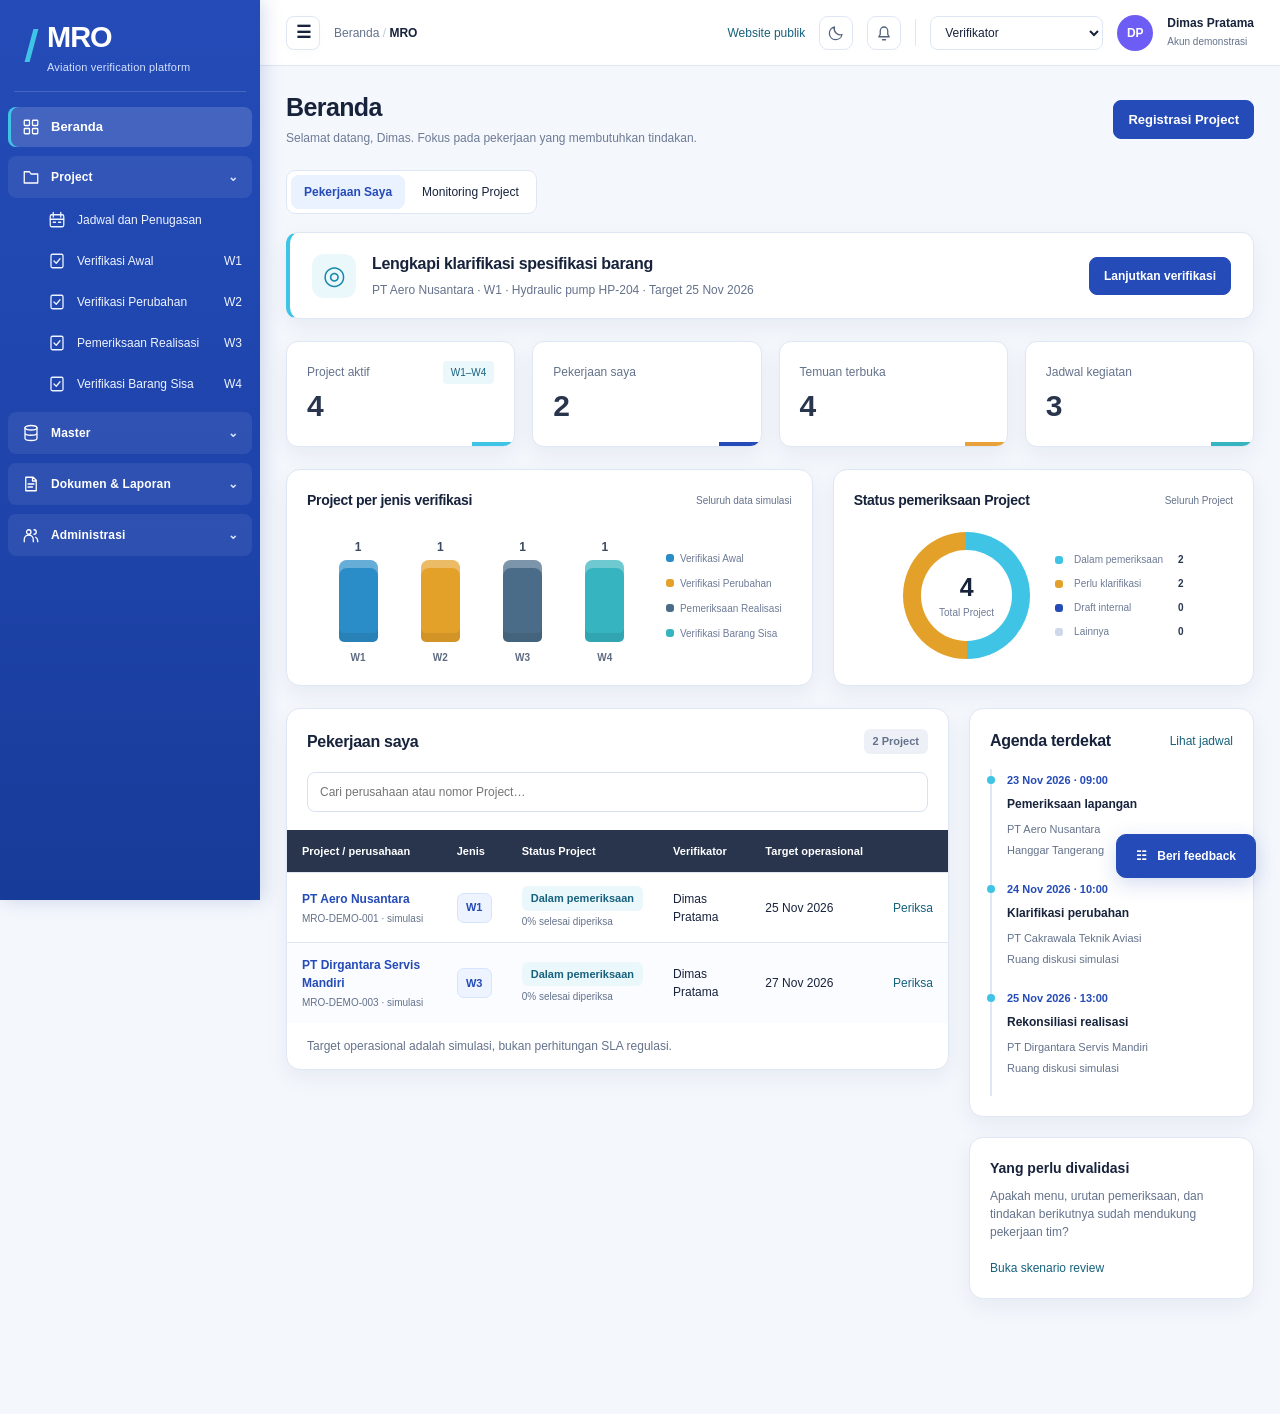
<file: index.html>
<!doctype html>
<html lang="id"><head><meta charset="utf-8"><meta name="viewport" content="width=device-width,initial-scale=1"><meta name="theme-color" content="#0F2D3D"><title>MRO · Prototype Review Client</title>
<link rel="stylesheet" href="assets/css/base.css">
<link rel="stylesheet" href="assets/css/mro-siviki.css">
<link rel="stylesheet" href="assets/css/inspection.css"><link rel="stylesheet" href="assets/css/project-review.css"></head><body><div id="app"></div><button class="feedbackfloat" id="feedback-button" onclick="openFeedback()">☷ &nbsp; Beri feedback</button><dialog id="modal"></dialog><dialog id="inspection-modal" class="inspection-modal" aria-labelledby="inspection-modal-title"></dialog><dialog id="review-document-modal" class="review-modal document-modal" aria-labelledby="review-document-modal-title"></dialog><dialog id="review-documentation-modal" class="review-modal document-modal documentation-modal" aria-labelledby="review-documentation-modal-title"></dialog><div id="live" role="status" aria-live="polite"></div>
<script src="assets/js/inspection.js"></script>
<script src="assets/js/review-state.js"></script>
<script src="assets/js/project-review.js"></script>
<script src="assets/js/app.js"></script></body></html>
</file>
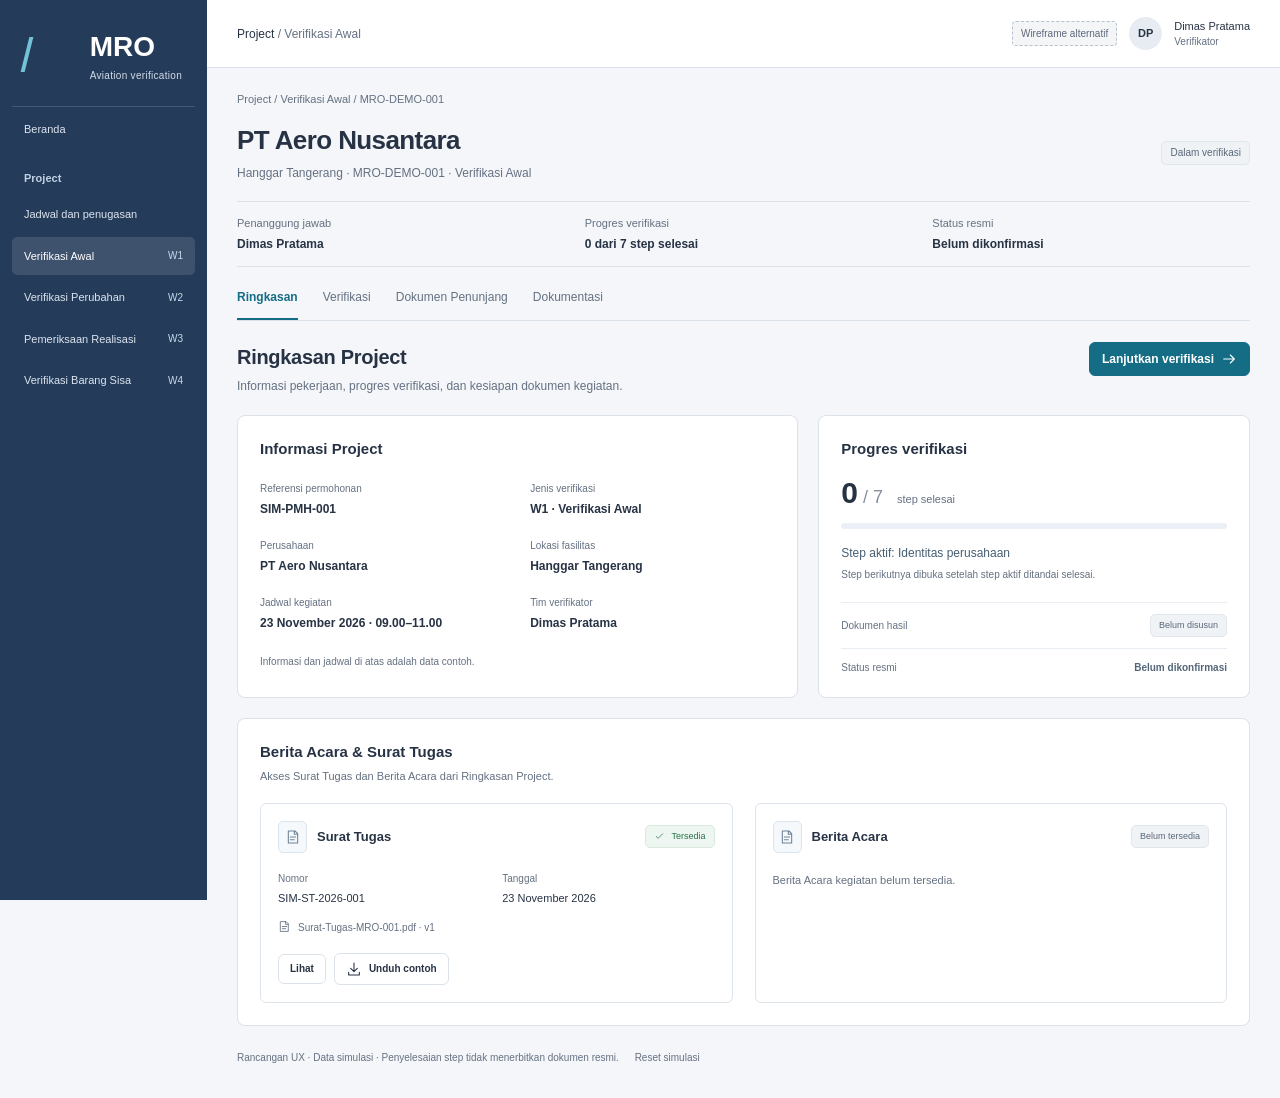
<file: wireframe-verifikasi/index.html>
<!doctype html>
<html lang="id"><head><meta charset="utf-8"><meta name="viewport" content="width=device-width,initial-scale=1"><title>Detail Project · Verifikasi Bertahap</title><link rel="stylesheet" href="../wireframe/style.css"><link rel="stylesheet" href="style.css"></head>
<body>
<aside class="app-nav" aria-label="Navigasi aplikasi"><a class="brand" href="#"><span class="brand-mark"></span><span>MRO<small>Aviation verification</small></span></a><a href="#" onclick="notice('Wireframe ini berfokus pada Detail Project.');return false">Beranda</a><div class="app-nav-heading">Project</div><a href="#" onclick="notice('Jadwal tersedia pada mockup MRO utama.');return false">Jadwal dan penugasan</a><a class="active" href="#">Verifikasi Awal <span>W1</span></a><a href="#" onclick="notice('Contoh wireframe ini menggunakan alur W1.');return false">Verifikasi Perubahan <span>W2</span></a><a href="#" onclick="notice('Contoh wireframe ini menggunakan alur W1.');return false">Pemeriksaan Realisasi <span>W3</span></a><a href="#" onclick="notice('Contoh wireframe ini menggunakan alur W1.');return false">Verifikasi Barang Sisa <span>W4</span></a></aside>
<div class="app-page"><header class="app-top"><span>Project <span class="muted">/ Verifikasi Awal</span></span><div><span class="design-label">Wireframe alternatif</span><span class="avatar">DP</span><span class="user-name">Dimas Pratama<small>Verifikator</small></span></div></header>
<main class="overview sequential-overview"><div class="breadcrumb">Project / Verifikasi Awal / MRO-DEMO-001</div><div class="project-head"><div><h1>PT Aero Nusantara</h1><p>Hanggar Tangerang · MRO-DEMO-001 · Verifikasi Awal</p></div><span id="project-status" class="tag">Dalam verifikasi</span></div><div class="project-meta"><div><span>Penanggung jawab</span><b>Dimas Pratama</b></div><div><span>Progres verifikasi</span><b id="progress-text">0 dari 7 step selesai</b></div><div><span>Status resmi</span><b>Belum dikonfirmasi</b></div></div>
<nav class="project-tabs" aria-label="Tab Detail Project"><button class="active" data-tab="summary" onclick="setTab('summary')">Ringkasan</button><button data-tab="verification" onclick="setTab('verification')">Verifikasi</button><button data-tab="documents" onclick="setTab('documents')">Dokumen Penunjang</button><button data-tab="documentation" onclick="setTab('documentation')">Dokumentasi</button></nav>
<section id="project-content"></section><p class="design-foot">Rancangan UX · Data simulasi · Penyelesaian step tidak menerbitkan dokumen resmi. <button class="quiet" id="reset-demo" onclick="resetDemo(this)">Reset simulasi</button></p></main></div>
<dialog id="document-modal" class="document-modal" aria-labelledby="document-modal-title"></dialog><dialog id="documentation-modal" class="document-modal documentation-modal" aria-labelledby="documentation-modal-title"></dialog><div id="toast" role="status" aria-live="polite"></div><script src="../wireframe/workbook.js"></script><script src="documents.js"></script><script src="documentation.js"></script><script src="app.js"></script>
</body></html>
</file>
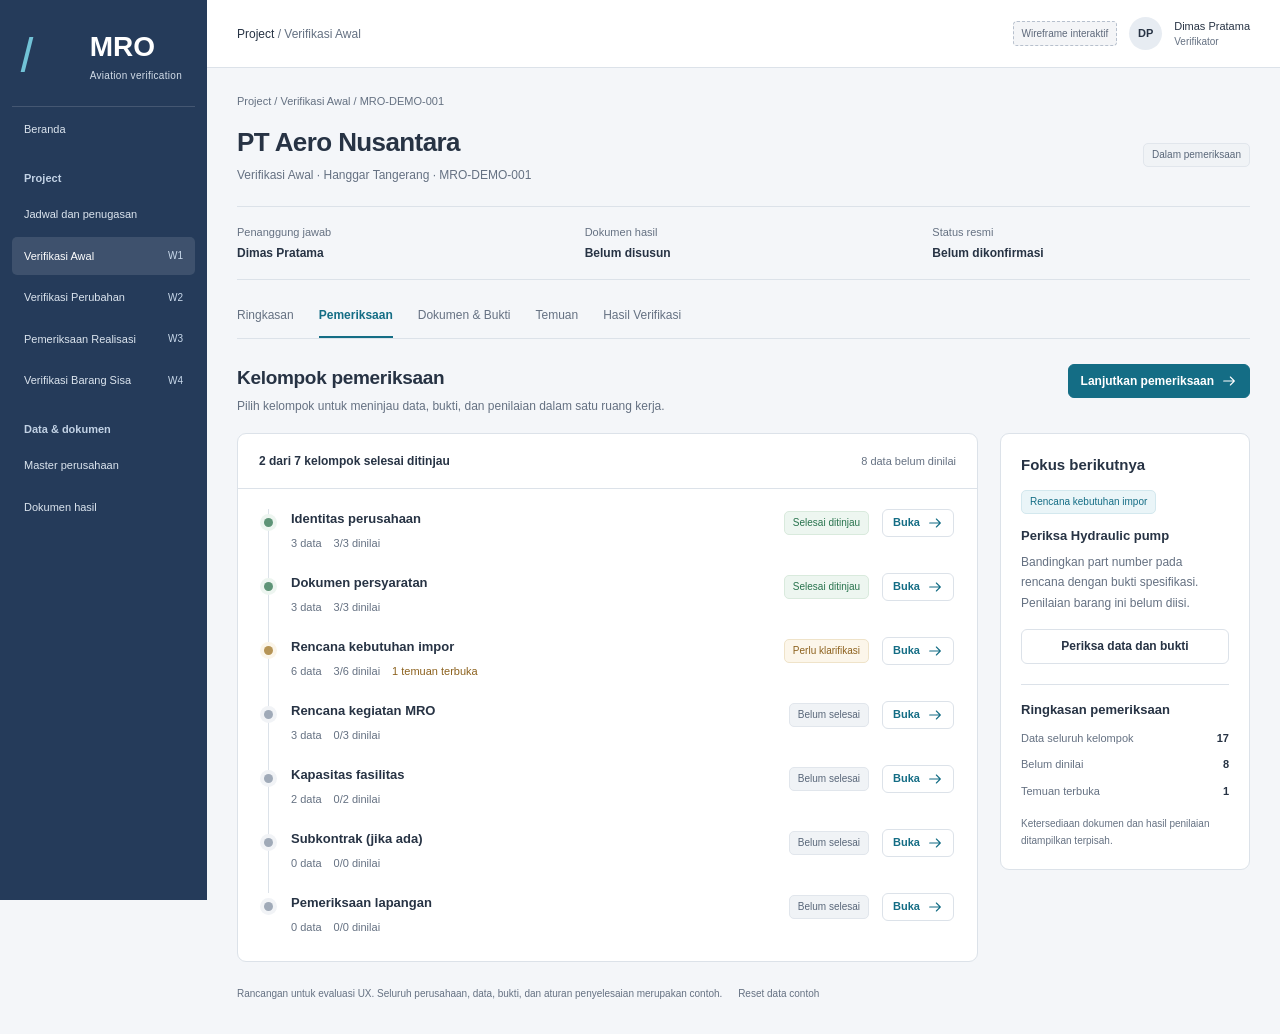
<file: wireframe/index.html>
<!doctype html>
<html lang="id">
<head>
  <meta charset="utf-8">
  <meta name="viewport" content="width=device-width,initial-scale=1">
  <title>Wireframe Detail Project · MRO</title>
  <link rel="stylesheet" href="style.css">
</head>
<body>
  <aside class="app-nav" aria-label="Navigasi aplikasi">
    <a class="brand" href="#"><span class="brand-mark"></span><span>MRO<small>Aviation verification</small></span></a>
    <a href="../index.html#home">Beranda</a>
    <div class="app-nav-heading">Project</div>
    <a href="../index.html#schedule">Jadwal dan penugasan</a>
    <a class="active" href="#">Verifikasi Awal <span>W1</span></a>
    <a href="../index.html#list/W2">Verifikasi Perubahan <span>W2</span></a>
    <a href="../index.html#list/W3">Pemeriksaan Realisasi <span>W3</span></a>
    <a href="../index.html#list/W4">Verifikasi Barang Sisa <span>W4</span></a>
    <div class="app-nav-heading">Data & dokumen</div>
    <a href="../index.html#master/0">Master perusahaan</a>
    <a href="../index.html#documents/0">Dokumen hasil</a>
  </aside>
  <div class="app-page">
    <header class="app-top"><span>Project <span class="muted">/ Verifikasi Awal</span></span><div><span class="design-label">Wireframe interaktif</span><span class="avatar">DP</span><span class="user-name">Dimas Pratama<small>Verifikator</small></span></div></header>
    <main class="overview">
      <div class="breadcrumb">Project / Verifikasi Awal / MRO-DEMO-001</div>
      <div class="project-head"><div><h1>PT Aero Nusantara</h1><p>Verifikasi Awal · Hanggar Tangerang · MRO-DEMO-001</p></div><span class="tag">Dalam pemeriksaan</span></div>
      <div class="project-meta"><div><span>Penanggung jawab</span><b>Dimas Pratama</b></div><div><span>Dokumen hasil</span><b>Belum disusun</b></div><div><span>Status resmi</span><b>Belum dikonfirmasi</b></div></div>
      <nav class="project-tabs" aria-label="Tab Detail Project"><button data-project-tab="summary" onclick="showProjectTab('summary')">Ringkasan</button><button class="active" data-project-tab="inspection" onclick="showProjectTab('inspection')">Pemeriksaan</button><button data-project-tab="documents" onclick="showProjectTab('documents')">Dokumen & Bukti</button><button data-project-tab="findings" onclick="showProjectTab('findings')">Temuan</button><button data-project-tab="results" onclick="showProjectTab('results')">Hasil Verifikasi</button></nav>
      <section id="overview-content"></section>
      <p class="design-foot">Rancangan untuk evaluasi UX. Seluruh perusahaan, data, bukti, dan aturan penyelesaian merupakan contoh. <button id="reset-example" class="quiet" onclick="resetExample(this)">Reset data contoh</button></p>
    </main>
  </div>
  <dialog id="workbench" aria-labelledby="work-title">
    <header class="work-header"><div><span class="work-project">PT Aero Nusantara <span>/ MRO-DEMO-001</span></span><h2 id="work-title">Ruang pemeriksaan</h2></div><div class="work-header-actions"><span class="local-indicator">Data contoh · tersimpan lokal</span><button class="icon-button" aria-label="Tutup ruang pemeriksaan" onclick="closeWorkbench()" id="work-close"></button></div></header>
    <div id="work-body" class="work-body"></div>
    <footer id="work-footer" class="work-footer"></footer>
  </dialog>
  <div id="toast" role="status" aria-live="polite"></div>
  <script src="workbook.js"></script>
  <script src="app.js"></script>
</body>
</html>
</file>
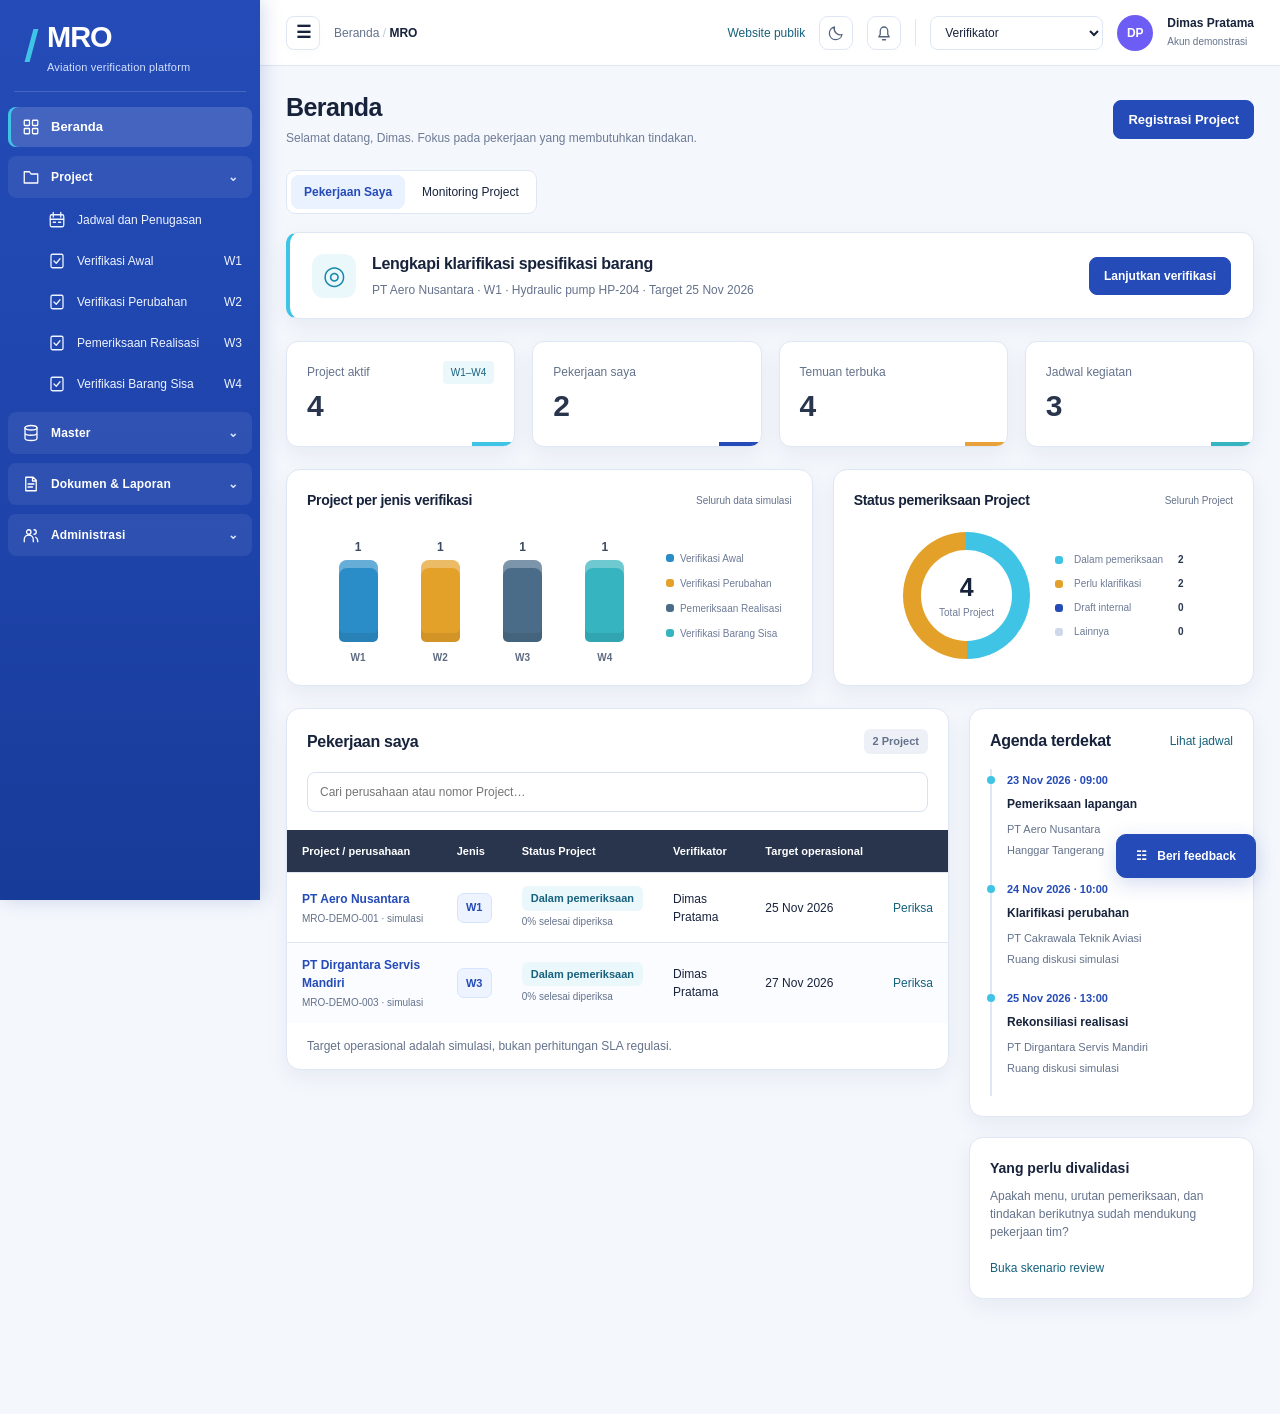
<file: deliverables/PROTOTYPE-MRO-SIVIKI.html>
<!doctype html>
<html lang="id"><head><meta charset="utf-8"><meta name="viewport" content="width=device-width,initial-scale=1"><meta name="theme-color" content="#0F2D3D"><title>MRO · Prototype Review Client</title>
<style>

:root{--cyan:#3fc4e6;--navy:#0f2d3d;--action:#006b86;--soft:#e8f9fd;--bg:#f5fbfd;--border:#d9e8ee;--muted:#506a77;--white:#fff;--ok:#16714d;--warn:#865100;--danger:#a5343b}*{box-sizing:border-box}body{margin:0;color:var(--navy);background:var(--bg);font:16px/1.5 'Segoe UI',Arial,sans-serif}button,input,select,textarea{font:inherit}button,a,input,select,textarea{outline-offset:4px}button:focus-visible,a:focus-visible{outline:3px solid var(--action)}button,a{touch-action:manipulation}button{cursor:pointer}a{color:var(--action);text-decoration:none}a:hover{text-decoration:underline}button{border:1px solid var(--border);border-radius:6px;padding:9px 15px;color:var(--navy);background:white;font-weight:600;font-size:14px}button:hover{background:var(--soft);border-color:var(--cyan)}button:disabled{opacity:.55;cursor:not-allowed}.primary{background:var(--cyan);border-color:var(--cyan)}.dark{background:var(--navy);border-color:var(--navy);color:white}.dark:hover{color:var(--navy)}.textbutton{border:0;background:none;padding:4px;color:var(--action)}.small{font-size:14px}.muted{color:var(--muted)}.mono{font-variant-numeric:tabular-nums}.badge{font-size:13px;display:inline-block;padding:3px 9px;border-radius:4px;background:var(--soft);color:var(--action);font-weight:600;white-space:nowrap}.badge.amber{background:#fff4dc;color:var(--warn)}.badge.green{background:#e9f6ee;color:var(--ok)}.badge.gray{background:#eef2f4;color:var(--muted)}.badge.red{background:#ffedef;color:var(--danger)}.notice{background:#e8f9fd;border-bottom:1px solid #b5e5f0;color:var(--navy);padding:8px 24px;font-size:13px;text-align:center;position:relative;z-index:2}.notice strong{margin-right:8px}h1,h2,h3,p{margin-top:0}h1{font-size:30px;letter-spacing:-.7px;line-height:1.25;margin-bottom:8px}h2{font-size:20px;letter-spacing:-.3px;margin-bottom:12px}h3{font-size:16px;margin-bottom:8px}p{margin-bottom:16px}.shell{display:grid;grid-template-columns:252px 1fr;min-height:calc(100vh - 37px)}.sidebar{background:var(--navy);color:white;padding:27px 16px;display:flex;flex-direction:column}.brand{font-size:27px;font-weight:700;letter-spacing:-1px;padding:0 14px 24px;display:flex;align-items:center;gap:12px}.brandmark{height:36px;width:5px;background:var(--cyan);transform:skew(-15deg)}.brand small{display:block;font-size:12px;font-weight:400;color:#b3cedb;letter-spacing:.2px}.sidebar nav{flex:1}.sidebar a{display:flex;align-items:center;gap:10px;color:#c6dce5;padding:8px 12px;border-radius:5px;font-size:14px;margin:2px 0}.sidebar a.active{background:var(--cyan);color:var(--navy);font-weight:700}.sidebar a:hover{background:#244858;text-decoration:none}.sidebar a.active:hover{background:var(--cyan)}.sidebar details{margin-top:15px}.sidebar summary{font-weight:600;font-size:14px;cursor:pointer;padding:8px 12px;list-style:none;display:flex;justify-content:space-between}.sidebar summary:after{content:'⌄';color:#9bb9c7}.sidebar details a{margin-left:12px;padding-left:14px}.sidefoot{padding:18px 13px 0;border-top:1px solid #335462;margin-top:30px;color:#a8c2cf;font-size:13px}.sidefoot b{color:white}.topbar{display:flex;justify-content:space-between;align-items:center;padding:14px 32px;background:white;border-bottom:1px solid var(--border);gap:14px}.topbar select{font-size:14px;width:210px;padding:8px}.toplinks{display:flex;gap:16px;align-items:center}.avatar{background:var(--soft);border:1px solid var(--border);width:34px;height:34px;border-radius:50%;display:grid;place-items:center;font-size:12px;font-weight:700}.main{padding:30px 32px 95px;max-width:1680px;margin:auto}.pagehead{display:flex;justify-content:space-between;gap:20px;align-items:flex-start;margin-bottom:24px}.pagehead p{color:var(--muted);margin:0;font-size:14px}.actions{display:flex;gap:8px;flex-wrap:wrap}.overline{font-size:13px;color:var(--muted);margin-bottom:12px}.panel{background:white;border:1px solid var(--border);border-radius:8px;padding:22px;margin-bottom:20px}.panel.flush{padding:0;overflow:hidden}.panelhead{display:flex;align-items:center;justify-content:space-between;gap:12px;margin-bottom:18px}.panelhead h2,.panelhead h3{margin:0}.stats{display:grid;grid-template-columns:repeat(4,1fr);gap:14px;margin-bottom:22px}.stat{padding:18px 20px;background:white;border:1px solid var(--border);border-radius:7px}.stat b{display:block;font-size:28px;line-height:1.4;font-weight:600}.stat span{font-size:14px;color:var(--muted)}.stat em{float:right;font-style:normal;font-size:13px;background:var(--soft);color:var(--action);padding:4px 8px;border-radius:4px}.priority{display:flex;align-items:center;gap:22px;border-left:4px solid var(--cyan);background:var(--navy);color:white;padding:23px 26px;border-radius:6px;margin:20px 0 24px}.priority p{color:#c5dce7;font-size:14px;margin:5px 0 0}.priority h2{margin:0}.priority button{margin-left:auto;flex-shrink:0}.priority .symbol{color:var(--cyan);font-size:28px}.columns{display:grid;grid-template-columns:minmax(0,1fr) 300px;gap:22px}.twocol{display:grid;grid-template-columns:1fr 1fr;gap:20px}.toolbar{display:flex;gap:12px;align-items:center;margin:18px 0;flex-wrap:wrap}.toolbar input{flex:1;min-width:200px}.toolbar select{width:auto}.segments{display:inline-flex;border:1px solid var(--border);background:white;border-radius:6px;padding:4px;gap:4px}.segments button{border:0;background:none;font-weight:500}.segments button.selected{background:var(--soft);color:var(--action);font-weight:700}.tablewrap{overflow:auto}table{border-collapse:collapse;width:100%;font-size:14px;text-align:left}th{font-size:13px;color:var(--muted);font-weight:600;background:#f8fbfc;white-space:nowrap}th,td{padding:14px 17px;border-bottom:1px solid var(--border);vertical-align:middle}tr:last-child td{border-bottom:0}td b{font-weight:600}td small{display:block;font-size:12px;color:var(--muted);margin-top:3px}.clickrow:hover{background:#f5fbfd}.projectlink{display:block;font-weight:600}.workflow{width:35px;height:30px;background:var(--soft);color:var(--action);display:grid;place-items:center;border-radius:5px;font-size:13px;font-weight:700}.agenda{border-left:2px solid var(--border);padding:0 0 18px 15px;position:relative}.agenda:before{position:absolute;content:'';height:8px;width:8px;background:var(--cyan);border-radius:50%;left:-5px;top:7px}.agenda time{font-size:13px;color:var(--action);font-weight:600}.agenda p{margin:5px 0;font-size:14px}.agenda small{font-size:13px;color:var(--muted)}.tabs{display:flex;gap:20px;border-bottom:1px solid var(--border);margin:24px 0;overflow:auto}.tabs a{padding:11px 0;white-space:nowrap;font-size:14px;color:var(--muted);border-bottom:3px solid transparent}.tabs a.active{color:var(--action);border-color:var(--cyan);font-weight:700}.tabs a:hover{text-decoration:none;color:var(--action)}.statusrow{display:flex;gap:10px;flex-wrap:wrap;margin:18px 0}.statusbox{background:white;border:1px solid var(--border);border-radius:6px;padding:10px 14px;font-size:14px;flex:1;min-width:150px}.statusbox small{display:block;font-size:12px;color:var(--muted);margin-bottom:4px}.progress{height:5px;background:#e2edf2;border-radius:5px;overflow:hidden;margin-top:8px}.progress i{display:block;background:var(--cyan);height:100%}.checkgroup{display:flex;gap:15px;align-items:center;padding:14px 0;border-bottom:1px solid var(--border)}.checkgroup:last-child{border:0}.checkgroup>div{flex:1}.checkgroup p{margin:3px 0;font-size:13px;color:var(--muted)}.num{font-size:13px;color:var(--action);background:var(--soft);padding:7px 10px;border-radius:4px}.keyvalues{display:grid;grid-template-columns:1fr 1fr;gap:22px;font-size:14px}.keyvalues small{display:block;color:var(--muted);margin-bottom:4px}.note{padding:12px 15px;background:var(--soft);border-left:3px solid var(--cyan);font-size:14px;margin:16px 0}.warning{background:#fff6e4;border-color:#e0b760;color:#785000}.empty{text-align:center;padding:40px;color:var(--muted)}label{display:block;font-size:14px;font-weight:600;margin:15px 0 6px}input,select,textarea{width:100%;border:1px solid #b9d0da;border-radius:5px;padding:10px 12px;background:white;color:var(--navy)}textarea{min-height:100px;resize:vertical}input[type=checkbox]{width:18px;height:18px;vertical-align:middle;accent-color:var(--action);margin-right:8px}fieldset{border:0;padding:0;margin:0}legend{font-size:20px;font-weight:600;margin-bottom:12px}.formgrid{display:grid;grid-template-columns:1fr 1fr;gap:0 20px}.formgrid .wide{grid-column:1/-1}.steps{display:flex;gap:10px;margin-bottom:25px}.step{padding:9px 14px;border-bottom:3px solid var(--border);font-size:14px;flex:1}.step.active{border-color:var(--cyan);color:var(--action);font-weight:700}.footeractions{display:flex;justify-content:flex-end;gap:10px;margin-top:22px}.calendar{display:grid;grid-template-columns:repeat(7,minmax(0,1fr))}.calhead{padding:12px;background:#f7fbfc;text-align:center;font-size:13px;color:var(--muted)}.day{border-top:1px solid var(--border);border-right:1px solid var(--border);min-height:105px;padding:8px;font-size:13px}.day.today{background:var(--soft)}.day button{font-size:12px;padding:5px 6px;margin-top:5px;width:100%;text-align:left;font-weight:500;background:var(--soft);border:0}.day.out{color:#9cb0b9}.finding{padding:18px;border:1px solid var(--border);border-radius:6px;margin-bottom:12px}.finding h3{margin:10px 0}.finding p{font-size:14px}.document{background:#fff;border:1px solid var(--border);padding:35px;position:relative;min-height:410px;font-size:14px}.document:before{content:'PROTOTYPE';position:absolute;top:42%;left:8%;transform:rotate(-28deg);font-size:50px;letter-spacing:4px;color:#d7e9f0;pointer-events:none}.document>*{position:relative}.document h2{text-align:center;font-size:18px}.document p{margin-top:24px}.document .stamp{border:2px solid var(--danger);color:var(--danger);padding:8px;text-align:center;font-weight:700;font-size:12px}.feedbackfloat{position:fixed;bottom:22px;right:24px;background:var(--navy);color:white;border:1px solid #457485;box-shadow:0 4px 20px #0f2d3d25;z-index:5;padding:12px 19px}.feedbackfloat:hover{color:var(--navy)}dialog{border:1px solid var(--border);border-radius:10px;padding:0;max-width:670px;width:calc(100% - 32px);max-height:90vh;color:var(--navy);box-shadow:0 18px 70px #0f2d3d40}dialog::backdrop{background:#0f2d3d70}.dialoghead{padding:20px 24px;border-bottom:1px solid var(--border);display:flex;justify-content:space-between;align-items:center}.dialoghead h2{margin:0}.dialogbody{padding:0 24px 24px}.close{border:0;font-size:21px;padding:0 7px}.toast{position:fixed;bottom:80px;right:24px;max-width:440px;background:var(--navy);color:white;padding:16px 22px;z-index:15;border-radius:7px;box-shadow:0 4px 20px #0f2d3d30}.public{background:white}.publicnav{padding:20px 6%;display:flex;align-items:center;justify-content:space-between;border-bottom:1px solid var(--border);gap:20px}.publicnav .brand{padding:0}.publicnav .brand small{color:var(--muted)}.publiclinks{display:flex;gap:24px;align-items:center;font-size:14px}.hero{background:var(--navy);color:white;padding:75px 7%;display:grid;grid-template-columns:1.2fr 1fr;gap:50px;align-items:center}.hero h1{font-size:50px;line-height:1.12;max-width:660px;letter-spacing:-1.5px}.hero p{color:#c8dde7;max-width:550px;font-size:18px}.hero .eyebrow{color:var(--cyan);font-size:14px;margin-bottom:22px}.blueprint{width:100%;color:var(--cyan)}.publicsection{padding:55px 7%;max-width:1600px;margin:auto}.publicsection h2{font-size:30px}.publiccards{display:grid;grid-template-columns:repeat(4,1fr);gap:18px}.publiccards article{border-top:3px solid var(--cyan);background:var(--bg);padding:23px}.publiccards p{font-size:14px;color:var(--muted)}.publicsection details{border-bottom:1px solid var(--border);padding:17px 0}.publicsection summary{cursor:pointer;font-weight:600}.publicsection details p{margin:14px 0;font-size:14px;max-width:850px}.publicfooter{background:var(--navy);color:#c9dde7;padding:30px 7%;font-size:14px}.mobilemenu{display:none}.guideitem{display:flex;gap:16px;padding:18px 0;border-bottom:1px solid var(--border)}.guideitem b{display:block}.guideitem p{margin:5px 0;font-size:14px;color:var(--muted)}.splitwork{display:grid;grid-template-columns:minmax(0,1fr) 320px;gap:18px}.fileicon{font-size:13px;color:var(--action);background:var(--soft);padding:8px}.rating{display:flex;gap:8px}.rating label{padding:6px 10px;border:1px solid var(--border);margin:0;font-size:14px;display:flex;align-items:center;gap:4px}.rating input{width:auto}.chiplist{display:flex;gap:8px;flex-wrap:wrap}.mobilemenu{font-size:18px}.error{color:var(--danger);font-size:14px;margin:10px 0}.hide{display:none!important}@media(min-width:1700px){.main{padding-left:45px;padding-right:45px}}@media(max-width:1150px){.shell{grid-template-columns:220px 1fr}.main{padding:25px 22px 95px}.topbar{padding:14px 22px}.columns,.splitwork{grid-template-columns:1fr}.columns>aside{display:grid;grid-template-columns:1fr 1fr;gap:20px}.hero h1{font-size:40px}.toplinks{gap:10px}.stats{gap:9px}.stat{padding:15px}.publiccards{grid-template-columns:1fr 1fr}}@media(max-width:800px){.shell{display:block}.sidebar{display:none}.sidebar.open{display:flex}.mobilemenu{display:inline-block}.topbar{padding:12px 16px;flex-wrap:wrap}.topbar .reviewlabel{display:none}.main{padding:24px 16px 90px}.stats{grid-template-columns:1fr 1fr}.pagehead{flex-direction:column;gap:14px}.priority{flex-wrap:wrap;gap:12px;padding:20px}.priority button{margin-left:0}.columns>aside,.twocol,.formgrid,.hero{grid-template-columns:1fr}.keyvalues{gap:16px}.tabs{gap:17px}.publicnav{padding:17px 5%;flex-wrap:wrap}.publiclinks{gap:14px;flex-wrap:wrap}.hero{padding:45px 6%;gap:20px}.hero h1{font-size:39px}.blueprint{max-height:220px}.publicsection{padding:35px 6%}.publiccards{grid-template-columns:1fr}.steps{gap:0}.step{font-size:12px;padding:9px 7px}.day{min-height:68px;padding:4px}.day button{font-size:11px}.calendar{min-width:650px}.notice{padding:8px 14px;font-size:12px}.statusbox{min-width:130px}.feedbackfloat{bottom:14px;right:14px}.topbar select{width:165px;min-width:0}.topbar .avatar{display:none}.topbar>.toplinks:last-child{width:100%;justify-content:space-between}.document{padding:22px}.toast{left:14px;right:14px}.checkgroup{flex-wrap:wrap}.publicnav .brand{font-size:24px}}@media(prefers-reduced-motion:no-preference){dialog[open]{animation:appear .15s ease-out}@keyframes appear{from{opacity:0;transform:translateY(8px)}to{opacity:1;transform:none}}}@media print{.sidebar,.topbar,.notice,.feedbackfloat,.actions,dialog,.toast{display:none!important}.shell{display:block}.main{padding:0}.document{break-inside:avoid}.document:before{color:#ddd!important}}

</style>
<style>
/* MRO adaptation of the supplied siVIKI tokens, sidebar, forms and tables. */
:root{--cyan:#3fc4e6;--navy:#17223b;--action:#17617d;--soft:#eaf8fc;--bg:#f4f7fc;--border:#dfe7f4;--muted:#64728b;--sidebar-width:260px;--primary:#244bb7;--primary-dark:#183d9f;--primary-soft:#eaf1ff;--radius:14px;--shadow:0 8px 22px rgba(13,40,90,.06)}
body{font-family:Inter,'Segoe UI',Arial,sans-serif;font-size:14px;line-height:1.5;background:var(--bg)}
button,input,select,textarea{font-family:inherit}button{border-radius:8px;padding:9px 14px;font-size:13px}button:hover{background:var(--primary-soft);border-color:#7996df}.primary{background:var(--primary);border-color:var(--primary);color:#fff}.primary:hover{background:var(--primary-dark);color:white;border-color:var(--primary-dark)}.dark{background:#28354d;border-color:#28354d}.dark:hover{background:#183d9f;color:white}.textbutton{color:var(--primary)}
.notice{position:relative;background:#e9f7fc;border-color:#cceaf4;color:#356078;font-size:11px;min-height:33px;padding:8px 16px}.notice strong{color:#24516d}
.shell{display:block;min-height:100vh;padding-left:var(--sidebar-width)}.shell>div{min-width:0}.sidebar{position:fixed;left:0;top:0;bottom:0;width:var(--sidebar-width);height:100dvh;overflow:auto;z-index:30;padding:0 8px 18px;background:linear-gradient(180deg,#244bb7 0,#1e43aa 60%,#173b98 100%);box-shadow:3px 0 18px rgba(19,55,140,.18)}
.sidebar .brand{height:92px;flex-shrink:0;margin:0 6px 12px;padding:17px 15px;border-bottom:1px solid #ffffff29;font-size:29px;font-weight:900;letter-spacing:-1px;gap:13px}.sidebar .brand small{font-size:11px;letter-spacing:.2px;font-weight:500;color:#d4e1ff}.brandmark{height:33px;width:5px;flex-shrink:0}.sidebar a{color:#eef4ff;border-radius:8px;padding:11px 14px;font-size:13px;font-weight:600;gap:11px;margin:3px 0;line-height:1.25}.sidebar a.active{color:white;background:#ffffff26;box-shadow:inset 3px 0 0 var(--cyan)}.sidebar a:hover,.sidebar a.active:hover{background:#ffffff20;color:white}.sidebar summary{background:#ffffff12;font-size:12px;font-weight:700;letter-spacing:.15px;padding:12px 14px;border-radius:8px;align-items:center;justify-content:flex-start;gap:11px}.sidebar summary:after{margin-left:auto;color:#d9e5ff}.sidebar details{margin-top:9px}.sidebar details a{font-size:12px;font-weight:500;padding:10px 10px 10px 15px;margin-left:25px}.sidefoot{font-size:11px;line-height:1.7;border-color:#ffffff29;margin:25px 12px 0;padding:15px 5px 0;color:#c6d8ff}.sidefoot a{font-size:11px!important}.navicon{display:inline-flex;width:18px;flex:0 0 18px;align-items:center;justify-content:center}.navicon svg{width:18px;height:18px;fill:none;stroke:currentColor;stroke-width:1.7;stroke-linecap:round;stroke-linejoin:round}
.topbar{height:66px;position:sticky;top:0;z-index:20;padding:0 26px;gap:10px}.toplinks{gap:14px}.topbar select{font-size:12px;width:173px;border-radius:8px;padding:8px 10px;border-color:var(--border)}.topbar .small{font-size:12px}.topbar .textbutton{font-size:12px}.topbar .avatar{background:#6d5df4;color:white;border:0;height:36px;width:36px}.topbar .mobilemenu{display:inline-flex;align-items:center;justify-content:center;width:34px;height:34px;font-size:17px;padding:0;border-color:var(--border);box-shadow:0 3px 12px #00000005}.user-meta{font-size:12px;line-height:1.45;white-space:nowrap}.user-meta small{color:var(--muted);font-size:10px}.top-icon{height:34px;width:34px;padding:7px;display:inline-flex;align-items:center;justify-content:center;border-color:var(--border);border-radius:9px;color:#52627c}.top-icon .navicon{width:17px}.top-divider{height:27px;width:1px;background:var(--border)}
.main{padding:26px 26px 95px;max-width:1700px;width:100%;margin:0 auto}.pagehead{margin-bottom:23px;align-items:center}.pagehead p{font-size:12px;color:#6e7b96}h1{font-size:25px;font-weight:800;letter-spacing:-.6px;margin-bottom:6px}h2{font-size:16px;font-weight:750}h3{font-size:14px}.overline{font-size:12px}.actions{align-items:center}.actions button{white-space:nowrap}.panel{border-radius:var(--radius);box-shadow:var(--shadow);padding:20px;margin-bottom:20px}.panel.flush{padding:0}.panelhead{margin-bottom:16px}.stats{gap:17px;margin-bottom:22px}.stat{position:relative;overflow:hidden;border-radius:12px;padding:19px 20px;border-color:var(--border);box-shadow:var(--shadow)}.stat span{font-size:12px}.stat b{font-size:30px;font-weight:800;color:#28354d;margin-top:3px}.stat em{font-size:10px}.stat:after{content:'';position:absolute;right:0;bottom:0;width:42px;height:4px;background:var(--cyan)}.stat:nth-child(2):after{background:#244bb7}.stat:nth-child(3):after{background:#e9a23b}.stat:nth-child(4):after{background:#36b4bf}.segments{border-radius:9px;border-color:var(--border);padding:4px}.segments button{font-size:12px;padding:8px 13px}.segments button.selected{background:var(--primary-soft);color:var(--primary)}
.priority{background:#fff;color:var(--navy);border:1px solid var(--border);border-left:4px solid var(--cyan);border-radius:12px;padding:19px 22px;box-shadow:var(--shadow);gap:16px;margin:18px 0 22px}.priority p{color:var(--muted);font-size:12px}.priority h2{font-size:16px}.priority .symbol{background:#eaf8fc;border-radius:12px;width:44px;height:44px;display:grid;place-items:center;color:#1688a9;flex-shrink:0;font-size:26px}.priority button{font-size:12px}.columns{grid-template-columns:minmax(0,1fr) 285px;gap:20px}.columns>*{min-width:0}.toolbar{gap:10px}.toolbar input{font-size:12px;min-width:150px}.badge{font-size:11px;padding:4px 9px;border-radius:6px;font-weight:600}.badge.gray{background:#edf1f7}.workflow{border:1px solid #d7e4ff;background:#edf3ff;color:#244bb7;border-radius:7px;font-size:11px}
table{font-size:12px}th{color:#fff;background:#28354d;font-size:11px;font-weight:700}th,td{padding:13px 15px}td small{font-size:10px}tbody tr:nth-child(even){background:#fafcff}.clickrow:hover{background:#edf4fc}.projectlink{color:#244bb7}.tablewrap{border-radius:9px;max-width:100%}.flush>.tablewrap{border-radius:0}.agenda time{font-size:11px;color:#244bb7}.agenda p{font-size:12px}.agenda small{font-size:11px}.small{font-size:12px}.note{font-size:12px;border-radius:0 7px 7px 0;padding:12px 14px}.empty{font-size:12px}.statusbox{border-radius:10px;font-size:12px;box-shadow:var(--shadow)}.statusbox small{font-size:11px}.tabs{background:white;border:1px solid var(--border);border-radius:10px;gap:7px;padding:5px;box-shadow:var(--shadow);margin:20px 0}.tabs a{padding:10px 15px;border:0;border-radius:7px;font-size:12px}.tabs a.active{background:#008ca8;color:white}.tabs a:hover{background:#eaf8fc;color:#17617d}.tabs a.active:hover{background:#00788f;color:white}.finding{border-radius:10px}.keyvalues{font-size:12px}.checkgroup{font-size:12px}.checkgroup p{font-size:11px}.num{font-size:11px;border-radius:7px}.steps{border:1px solid var(--border);background:white;border-radius:10px;padding:6px}.step{font-size:12px}.step.active{color:#244bb7;border-color:var(--cyan);background:#f1f7ff}input,select,textarea{border:1px solid #d9e2f0;border-radius:8px;padding:10px 12px;font-size:13px}label{font-size:12px}input:focus,select:focus,textarea:focus{outline:2px solid #3fc4e6;outline-offset:1px}.calendar{border:1px solid var(--border);border-radius:10px;overflow:hidden}.calhead{background:#edf3fc;font-size:12px;font-weight:700}.day{min-height:115px;font-size:12px}.day button{background:#eaf1ff;color:#244bb7;border-radius:5px}.day.today{background:#f0faff}.feedbackfloat{border-radius:10px;background:#244bb7;border-color:#244bb7;box-shadow:0 6px 20px #244bb730;font-size:12px}.feedbackfloat:hover{background:#183d9f;color:white}.toast{background:#28354d;font-size:13px}.dialoghead{background:#f8faff}dialog{border-radius:14px}.dialoghead h2{font-size:17px}
/* Chart primitives reused from siVIKI; values come from the MRO demo state. */
.overview-analytics{display:grid;grid-template-columns:1.25fr 1fr;gap:20px;margin-bottom:2px}.overview-analytics .panel{min-width:0}.chart-heading{display:flex;align-items:center;justify-content:space-between;gap:12px;margin-bottom:15px}.chart-heading h2{margin:0;font-size:14px}.chart-heading small{font-size:10px;color:var(--muted)}.dash-bars{height:139px;display:flex;align-items:flex-end;justify-content:space-around;padding:12px 18px 0;gap:16px}.dash-bar-item{display:flex;flex-direction:column;align-items:center;gap:8px;flex:1;font-size:10px;font-weight:700;color:#5f6b81}.cube{display:block;width:39px;border-radius:8px 8px 5px 5px;position:relative;background:#3b82f6;box-shadow:inset 0 8px 0 rgba(255,255,255,.28),inset 0 -9px 0 rgba(0,0,0,.08)}.cube-blue{background:#2b8dc8}.cube-yellow{background:#e4a129}.cube-navy{background:#4a6c89}.cube-teal{background:#36b4bf}.dash-bar-item strong{position:absolute;top:-22px;left:0;right:0;text-align:center;font-size:12px;color:#3d4a63}.bar-label{font-size:10px;text-align:center}.workflow-chart{display:grid;grid-template-columns:1fr auto;align-items:center;gap:10px}.chart-legend{font-size:10px;color:#6e7b96;display:grid;gap:10px;padding-right:10px}.legend-dot{display:inline-block;width:8px;height:8px;border-radius:3px;margin-right:6px}.status-chart{display:flex;align-items:center;gap:25px;justify-content:center;min-height:139px}.donut{width:127px;height:127px;border-radius:50%;background:conic-gradient(#3fc4e6 0 var(--exam),#e4a129 var(--exam) var(--clarify),#244bb7 var(--clarify) var(--draft),#cdd8ec var(--draft) 100%);display:grid;place-items:center;flex-shrink:0}.donut:before{content:'';grid-area:1/1;width:91px;height:91px;background:white;border-radius:50%}.donut-label{grid-area:1/1;z-index:1;text-align:center;font-size:25px;font-weight:800;line-height:1.1}.donut-label small{display:block;font-size:10px;font-weight:500;color:#6e7b96;margin-top:5px}.status-legend{display:grid;gap:9px;font-size:10px;color:#6e7b96}.status-legend div{display:flex;align-items:center;gap:5px}.status-legend b{margin-left:auto;color:#28354d;padding-left:10px}
.public .brand{color:#244bb7}.public .hero{background:linear-gradient(120deg,#183d9f,#244bb7);padding-top:65px;padding-bottom:65px}.hero h1{font-size:44px}.hero .eyebrow{color:#80e5ff}.publiccards article{border-radius:12px;box-shadow:var(--shadow);background:#fff;border:1px solid var(--border);border-top:3px solid #3fc4e6}.publiccards h3{font-size:16px}.publicfooter{background:#183d9f}.publicnav .brandmark{background:#3fc4e6}.publicnav{padding-top:16px;padding-bottom:16px}.publiclinks{font-size:13px}.publicsection h2{font-size:25px}.publicsection p{font-size:14px}.public .blueprint{color:#80e5ff}
body.nav-collapsed .shell{padding-left:0}body.nav-collapsed .sidebar{display:none}body.night{--bg:#151f32;--navy:#e7edf8;--border:#34435c;--muted:#a8b7cd;--soft:#253a53}body.night .topbar,body.night .panel,body.night .stat,body.night .statusbox,body.night .priority,body.night .tabs,body.night .segments,body.night dialog{background:#202e45}body.night input,body.night select,body.night textarea,body.night button:not(.primary):not(.feedbackfloat):not(.dark){background:#263750;color:#e7edf8}body.night .stat b,body.night .status-legend b,body.night .dash-bar-item strong{color:#e7edf8}body.night tbody tr:nth-child(even){background:#23334c}body.night .donut:before{background:#202e45}body.night .dialoghead{background:#263750}body.night .public{background:#202e45}body.night .publiccards article{background:#263750}body.night .document{background:#fff;color:#17223b}body.night .notice{background:#203e55;color:#c4edfa}body.night .notice strong{color:#c4edfa}
@media(min-width:1700px){.main{padding-left:35px;padding-right:35px}}@media(max-width:1250px){.columns{grid-template-columns:1fr}.columns>aside{display:grid;grid-template-columns:1fr 1fr;gap:20px}.topbar .user-meta,.top-divider{display:none}.toplinks{gap:9px}.overview-analytics{grid-template-columns:1fr 1fr}.workflow-chart{grid-template-columns:1fr}.chart-legend{display:none}.status-chart{gap:15px}}@media(max-width:1050px){:root{--sidebar-width:225px}.sidebar details a{font-size:11px;margin-left:16px}.main{padding:23px 20px 90px}.topbar{padding:0 20px}.topbar .reviewlabel{display:none}.status-chart{flex-wrap:wrap}.status-legend{width:100%}.overview-analytics{grid-template-columns:1fr 1fr}.status-chart{min-height:160px}.hero h1{font-size:38px}}
@media(max-width:800px){.shell{padding-left:0;display:block}.sidebar{display:none;width:260px;top:0;bottom:0;height:100dvh;padding-top:0;box-shadow:10px 0 50px #0f2d3d55}.sidebar.open{display:flex}body.nav-collapsed .sidebar.open{display:flex}.topbar{height:auto;min-height:65px;padding:12px 16px;flex-wrap:nowrap;gap:6px}.topbar>.toplinks:last-child{width:auto;justify-content:flex-end;gap:8px}.topbar select{width:150px;font-size:11px}.topbar a,.topbar .textbutton,.topbar .top-divider,.topbar .top-icon,.topbar .user-meta{display:none}.topbar .avatar{display:grid;width:30px;height:30px;font-size:10px}.topbar .reviewlabel{display:block!important;font-size:11px}.topbar .reviewlabel span,.topbar .reviewlabel b{display:none}.main{padding:22px 15px 90px}.notice{font-size:10px;line-height:1.6;padding:7px 12px}.notice strong{display:block}.pagehead{align-items:flex-start}.pagehead h1{font-size:23px}.priority{padding:16px;gap:12px}.priority .symbol{display:none}.priority h2{font-size:14px}.priority button{margin-left:0}.stats{gap:12px}.stat{padding:16px}.stat b{font-size:26px}.overview-analytics{grid-template-columns:1fr}.workflow-chart{grid-template-columns:1fr auto}.chart-legend{display:grid}.status-chart{flex-wrap:nowrap;min-height:139px}.status-legend{width:auto}.columns>aside{display:block}.tabs{gap:3px}.tabs a{padding:10px 12px}.formgrid{grid-template-columns:1fr}.steps{overflow:auto}.step{min-width:90px;font-size:11px}.keyvalues{grid-template-columns:1fr}.statusbox{min-width:130px}.twocol{grid-template-columns:1fr}.publicnav .brand{font-size:25px}.hero h1{font-size:35px}.public .hero{padding:40px 6%;grid-template-columns:1fr}.publiccards{grid-template-columns:1fr}.calendar{min-width:650px}.document:before{font-size:34px}.sidebar.open~div:before{content:'';position:fixed;inset:0;background:#17223b55;z-index:25;pointer-events:none}}
.columns{align-items:start}body.night .pagehead p,body.night .stat span,body.night .chart-legend,body.night .status-legend,body.night .chart-heading small,body.night .dash-bar-item,body.night .donut-label small{color:#b7c6dc}body.night .topbar a,body.night .topbar .textbutton{color:#8ee1f6}body.night .badge.gray{background:#34435c;color:#d3def0}body.night .tabs a{color:#b7c6dc}body.night .tabs a.active{color:white}body.night .publiccards p{color:#b7c6dc}
.close-nav{display:none}.sidebar .brand{position:relative}@media(max-width:800px){.close-nav{display:block;position:absolute;right:0;top:9px;background:transparent;border:0;color:white;padding:0 8px;font-size:24px}.close-nav:hover{background:#ffffff20;color:white}.topbar .reviewlabel{max-width:105px;overflow:hidden;text-overflow:ellipsis;white-space:nowrap}}
@media print{.shell{padding-left:0!important}.overview-analytics{break-inside:avoid}.sidebar,.topbar,.notice,.feedbackfloat{display:none!important}.main{max-width:none;width:100%;padding:0}.panel{box-shadow:none}body{background:white}}

</style>
<style>
/* Examination timeline and the wide SitiReq-style data workspace. */
.inspection-timeline-panel{padding:25px 28px 12px;max-width:none}.inspection-timeline-head{display:flex;align-items:flex-start;justify-content:space-between;gap:18px;margin-bottom:23px}.inspection-timeline-head h3{font-size:17px;font-weight:650;margin:0 0 7px}.inspection-timeline-head p{margin:0}.inspection-timeline-head .badge{font-weight:500;margin-top:2px}
.inspection-timeline{list-style:none;padding:0;margin:0 0 0 7px}.inspection-timeline-item{position:relative;margin:0;padding:0 0 27px 28px;border-left:1px solid #dfe3ec;--dot:#00b8d9;--halo:#d9f6fb}.inspection-timeline-item:last-child{border-color:transparent;padding-bottom:17px}.inspection-timeline-item:before{content:'';position:absolute;left:-6px;top:9px;width:11px;height:11px;border-radius:50%;background:var(--dot);box-shadow:0 0 0 4px var(--halo)}.inspection-timeline-item.green{--dot:#28c76f;--halo:#dcf6e7}.inspection-timeline-item.amber{--dot:#eda42a;--halo:#fff1d8}.inspection-timeline-top{display:flex;align-items:center;justify-content:space-between;gap:18px;min-height:30px}.inspection-timeline-top h4{font-size:14px;font-weight:600;margin:0;color:#42475d}.inspection-timeline-actions{display:flex;align-items:center;gap:18px;flex-shrink:0}.inspection-timeline-actions .badge{font-size:10px;font-weight:500;background:none;padding:0;color:#6c7488}.inspection-timeline-actions .badge.green{color:#187c48}.inspection-timeline-actions .badge.amber{color:#95601a}.inspection-open{border:1px solid #d8e8f2;border-radius:6px;color:#17617d;background:#f4fbfe;display:inline-flex;align-items:center;gap:9px;font-size:11px;font-weight:600;padding:6px 11px}.inspection-open:hover{background:#e4f6fc;border-color:#91d1e2}.inspection-icon{width:16px;height:16px;flex-shrink:0;vertical-align:middle}.inspection-open .inspection-icon{width:12px;height:12px}.inspection-timeline-item>p{color:#71778b;font-size:12px;margin:7px 0 10px;line-height:1.6}.inspection-timeline-meta{display:flex;align-items:center;gap:12px;flex-wrap:wrap}.inspection-file-chip{display:inline-flex;gap:7px;align-items:center;background:#f2f3f7;color:#636878;border:0;border-radius:5px;padding:5px 9px;font-size:11px;font-weight:500}.inspection-file-chip .inspection-icon{color:#eb535f;width:14px;height:14px}.inspection-file-chip:hover{background:#e9edf6}.inspection-step-label{font-size:10px;color:#778095}
.inspection-modal{width:calc(100% - 76px);max-width:1440px;max-height:88dvh;border:0;border-radius:7px;padding:0;color:#4b5267;box-shadow:0 16px 70px #17223b3d;background:#fff;overflow:auto;overscroll-behavior:contain;scrollbar-width:thin;scrollbar-color:#aeb7c6 #f5f6f9}.inspection-modal::backdrop{background:#24253670}.inspection-modal-head{display:flex;justify-content:space-between;align-items:flex-start;padding:24px 22px 17px;gap:20px;position:sticky;top:0;background:inherit;z-index:3}.inspection-modal-head h2{font-size:14px;font-weight:600;margin:0 0 5px;letter-spacing:0;color:#4b5267}.inspection-modal-head p{font-size:11px;color:#6c7488;margin:0}.inspection-modal-head p span{padding:0 5px}.inspection-close{display:grid;place-items:center;width:28px;height:28px;padding:5px;border:0;color:#737c91;background:none;border-radius:5px}.inspection-close:hover{background:#f1f3f8}.inspection-modal-body{padding:10px 34px 0}.inspection-description{font-size:12px;margin:6px 0 25px;color:#6d7486}.inspection-toolbar{display:flex;justify-content:flex-end;align-items:center;flex-wrap:wrap;gap:12px;margin:0 0 15px}.inspection-toolbar>button,.inspection-support-head>button{display:inline-flex;justify-content:center;align-items:center;gap:9px;font-weight:500;font-size:12px;background:#fff;color:#687187;border:1px solid #dce0e9;box-shadow:0 2px 5px #202b4510;padding:9px 14px;border-radius:6px;min-height:36px}.inspection-toolbar>button:hover,.inspection-support-head>button:hover{background:#f1f7fb;border-color:#8cc9d9}.inspection-toolbar>.inspection-upload{color:#fff;background:#65b8cc;border-color:#58adc1}.inspection-toolbar>.inspection-upload:hover{background:#25869e;border-color:#25869e}.inspection-search{display:flex;align-items:center;gap:7px;position:relative;margin:0;width:155px}.inspection-search>.inspection-icon{position:absolute;left:11px;color:#758098;width:13px;height:13px}.inspection-search input{margin:0;min-width:0;font-size:12px;font-weight:400;height:36px;padding:8px 10px 8px 31px;border:1px solid #d8dce7;border-radius:6px;color:#4b5267}.inspection-search input::placeholder{color:#737c91}
.inspection-table-scroll{overflow:auto;border-radius:7px;border:1px solid #e0e2e9;max-height:43dvh;scrollbar-width:thin;scrollbar-color:#9ba3af #f1f1f4}.inspection-data-table{width:100%;font-size:12px;border-collapse:separate;border-spacing:0;min-width:720px;color:#58647c;font-variant-numeric:tabular-nums}.inspection-data-table.inspection-import-table{min-width:1110px}.inspection-data-table thead th{position:sticky;top:0;z-index:1;background:#2f3a50;color:#fff;font-size:11px;line-height:1.5;font-weight:600;text-transform:uppercase;text-align:center;padding:15px 13px;border-right:1px solid #a5adbc;border-bottom:1px solid #a5adbc}.inspection-data-table thead tr:nth-child(2) th{top:47px}.inspection-data-table .inspection-number{width:50px}.inspection-data-table td{padding:14px 13px;border-right:1px solid #d6d9e0;border-bottom:1px solid #d6d9e0;vertical-align:middle;line-height:1.6}.inspection-data-table th:last-child,.inspection-data-table td:last-child{border-right:0}.inspection-data-table tbody tr:nth-child(even){background:#fafbfd}.inspection-data-table tbody tr:hover{background:#f2f9fc}.inspection-data-table tbody td:first-child{text-align:center}.inspection-data-table tfoot td{font-size:11px;text-align:center;padding:10px;background:#fff;color:#687187}.inspection-data-table .textbutton{font-size:11px;color:#14718c;white-space:nowrap;padding:4px}.inspection-data-table .empty{padding:25px;font-size:12px;text-align:center}
.inspection-pagination{display:flex;align-items:center;gap:11px;font-size:10px;color:#68768d;padding:13px 0 0;flex-wrap:wrap}.inspection-pagination label{margin:0;font-size:10px}.inspection-pagination select{width:97px;border-radius:5px;font-size:10px;padding:6px 8px;height:29px;color:#5f687c}.inspection-add{width:30px;height:30px;display:grid;place-items:center;border-radius:50%;background:#65b8cc;color:#fff;border:1px solid #58adc1;padding:6px}.inspection-add:hover{background:#25869e;color:white}.inspection-page-buttons{margin-left:auto;display:flex;gap:5px;align-items:center}.inspection-page-buttons button{border:0;padding:3px 10px;background:#f4f5f8;color:#616e83;font-size:18px;border-radius:5px}.inspection-page-buttons span{padding:5px 10px;border-radius:5px;background:#eaf6fb;color:#14718c}.inspection-page-buttons button:disabled{opacity:.35}.sr-only{position:absolute;width:1px;height:1px;padding:0;overflow:hidden;clip:rect(0,0,0,0);white-space:nowrap;border:0}
.inspection-support{margin-top:27px;padding-top:20px;border-top:1px solid #edf0f5}.inspection-support-head{display:flex;align-items:center;justify-content:space-between;gap:20px}.inspection-support h3{font-size:12px;font-weight:600;color:#4b5267;margin:0 0 5px}.inspection-support p{font-size:11px;color:#6c7488;margin:0}.inspection-no-attachments{padding:12px 0}.inspection-attachment-list{padding-top:10px;display:grid;gap:8px}.inspection-attachment{display:flex;align-items:center;gap:11px;padding:10px 12px;border:1px solid #e0e6ef;border-radius:6px}.inspection-attachment>.inspection-icon{color:#5ba8be}.inspection-attachment>div{flex:1;min-width:0}.inspection-attachment b{font-size:11px;font-weight:600;overflow-wrap:anywhere}.inspection-attachment small{display:block;color:#6c7488;font-size:10px;margin-top:3px}.inspection-modal-bottom{display:flex;align-items:center;justify-content:space-between;gap:30px;margin-top:15px}.inspection-modal-bottom>div:first-child{width:310px;flex-shrink:0}.inspection-modal-bottom label{font-size:11px;margin-top:5px;color:#626b7f}.inspection-modal-bottom label select{margin-top:7px;font-size:12px;padding:8px}.inspection-modal-bottom p{font-size:10px;margin:6px 0}.inspection-disclaimer{font-size:10px;color:#727d91;max-width:340px;line-height:1.7}.inspection-modal-footer{padding:18px 34px 22px;display:flex;justify-content:space-between;gap:15px;background:inherit}.inspection-modal-footer button{font-size:12px;font-weight:500}.inspection-modal-footer .textbutton{padding-left:0;color:#636c80}
body:has(.inspection-modal[open]){overflow:hidden}body:has(.inspection-modal[open])>.feedbackfloat{display:none}body.night .inspection-timeline-top h4,body.night .inspection-modal h2,body.night .inspection-support h3{color:#e7edf8}body.night .inspection-timeline-item>p,body.night .inspection-modal p,body.night .inspection-modal label,body.night .inspection-disclaimer,body.night .inspection-attachment small{color:#b7c6dc}body.night .inspection-timeline-item{border-left-color:#40516a}body.night .inspection-timeline-item:last-child{border-left-color:transparent}body.night .inspection-timeline-item:before{box-shadow:0 0 0 4px #34435c}body.night .inspection-modal{background:#202e45;color:#d5deed}body.night .inspection-timeline-actions .badge.green{color:#64df9b}body.night .inspection-timeline-actions .badge.amber{color:#f6c26e}body.night .inspection-timeline-actions .badge.gray{color:#b7c6dc;background:none}body.night .inspection-data-table{color:#d5deed}body.night .inspection-data-table td,body.night .inspection-table-scroll{border-color:#40516a}body.night .inspection-data-table tfoot td{background:#202e45;color:#b7c6dc}body.night .inspection-data-table tbody tr:hover{background:#2d405d}body.night .inspection-step-label{color:#b7c6dc}body.night .inspection-support{border-color:#40516a}body.night .inspection-modal-bottom label{color:#b7c6dc}
@media(max-width:800px){.inspection-timeline-panel{padding:20px 18px 6px}.inspection-timeline-head{flex-direction:column;gap:10px;margin-bottom:22px}.inspection-timeline-item{padding-left:23px;padding-bottom:26px}.inspection-timeline-top{align-items:flex-start;gap:8px}.inspection-timeline-top h4{font-size:13px;line-height:1.6;max-width:180px}.inspection-timeline-actions{flex-direction:column;align-items:flex-end;gap:6px}.inspection-timeline-actions .badge{font-size:9px}.inspection-open{font-size:10px;padding:5px 8px}.inspection-timeline-item>p{font-size:11px;max-width:33ch}.inspection-timeline-meta{gap:8px}.inspection-file-chip{font-size:10px}.inspection-modal{width:calc(100% - 20px);max-height:94dvh}.inspection-modal-head{padding:18px 16px 13px}.inspection-modal-head h2{font-size:13px}.inspection-modal-head p{font-size:10px;line-height:1.7;padding-right:4px}.inspection-modal-body{padding:0 16px}.inspection-description{margin:5px 0 17px;font-size:11px}.inspection-toolbar{display:grid;grid-template-columns:1fr 1fr;gap:8px}.inspection-search{width:100%}.inspection-toolbar>button{font-size:10px;padding:9px 8px;gap:6px}.inspection-toolbar .inspection-icon{width:14px;height:14px}.inspection-table-scroll{max-height:40dvh}.inspection-pagination{gap:7px;align-items:center;font-size:9px}.inspection-pagination select{width:87px;font-size:9px}.inspection-page-buttons{margin-left:auto}.inspection-support-head{align-items:flex-start;flex-direction:column;gap:10px}.inspection-support-head button{font-size:11px}.inspection-modal-bottom{flex-direction:column;align-items:stretch;gap:5px}.inspection-modal-bottom>div:first-child{width:auto}.inspection-disclaimer{max-width:none}.inspection-modal-footer{padding:17px 16px}.inspection-attachment{flex-wrap:wrap}.inspection-attachment .badge{font-size:9px}.inspection-table-scroll:focus-visible{outline:2px solid #3fc4e6;outline-offset:2px}}
@media print{.inspection-timeline-item{break-inside:avoid}.inspection-open{display:none}.inspection-modal{position:static;width:100%;max-height:none}.inspection-modal[open]~#live{display:none}}

</style><style>
/* Four-tab client review; siVIKI shell colors are inherited. */
.project-review .icon,.review-modal .icon{display:inline-block;vertical-align:middle;width:15px;height:15px;fill:none;stroke:currentColor;stroke-width:1.6;stroke-linecap:round;stroke-linejoin:round;flex-shrink:0}
.project-review button,.review-modal button{display:inline-flex;align-items:center;justify-content:center;gap:7px}
.project-review,.review-modal{--line:var(--border);--accent:#17617d;--green:#25764b;--amber:#835f27;--danger:#a43a42;--soft:#eaf8fc}
.project-review .summary-heading{margin-top:22px}.project-review .tabs{overflow-x:auto;white-space:nowrap}
.project-review .review-summary-detail{background:white;border:1px solid var(--border);border-radius:8px;margin:18px 0}
.project-review .review-summary-detail>summary{padding:18px 20px;cursor:pointer;font-weight:600}
.project-review .review-summary-detail>summary span{float:right;color:var(--muted);font-size:11px;font-weight:400}
.project-review .review-summary-detail>div{padding:0 20px 20px}.project-review .review-category-label{font-size:12px}
.project-review #review-category{max-width:400px;margin:8px 0}.project-review .step-content>.summary-caption{margin-bottom:15px}
.project-review :focus-visible,.review-modal :focus-visible{outline:3px solid #3a91bc;outline-offset:3px}
.review-modal button:disabled{cursor:not-allowed}.review-modal .document-paper{background:#fff;border:1px solid var(--border);border-radius:5px}
:is(.project-review,.review-modal) .tag{font-size:10px;display:inline-flex;align-items:center;gap:6px;color:#596779;background:#f0f3f6;border:1px solid #e1e6ec;border-radius:5px;padding:4px 8px;white-space:nowrap;line-height:1.4}
:is(.project-review,.review-modal) .tag.good{color:var(--green);background:#edf6f0;border-color:#d9eadd}
:is(.project-review,.review-modal) .tag.warn{color:var(--amber);background:#fcf6ea;border-color:#efe3c9}
:is(.project-review,.review-modal) .tag.info{color:var(--accent);background:var(--soft);border-color:#d3e8ee}
:is(.project-review,.review-modal) .tag.danger{color:var(--danger);background:#fdf0f0;border-color:#eed4d4}
:is(.project-review,.review-modal) .search{position:relative;display:block;min-width:135px;flex:1}
:is(.project-review,.review-modal) .search .icon{position:absolute;top:10px;left:10px;width:13px;height:13px;color:var(--muted)}
:is(.project-review,.review-modal) .search input{width:100%;padding:8px 9px 8px 30px;font-size:11px;border-radius:5px}
:is(.project-review,.review-modal) .flow-page{padding:22px 27px;max-width:1100px;margin:auto}
:is(.project-review,.review-modal) .flow-page>p{font-size:12px;color:var(--muted);margin:8px 0 21px;max-width:76ch}
:is(.project-review,.review-modal) .flow-steps{display:flex;gap:0;border-bottom:1px solid var(--line);margin:0 0 27px;padding:0;list-style:none}
:is(.project-review,.review-modal) .flow-steps li{font-size:11px;flex:1;color:var(--muted);padding:12px 0;border-bottom:2px solid transparent}
:is(.project-review,.review-modal) .flow-steps li.active{border-color:var(--accent);color:var(--accent);font-weight:650}
:is(.project-review,.review-modal) .import-upload{padding:24px;border:1px dashed #aebac9;background:#fbfcfd;border-radius:6px}
:is(.project-review,.review-modal) .import-upload label{display:block;margin:0 0 12px;font-size:12px;font-weight:600}
:is(.project-review,.review-modal) .import-upload p{font-size:11px;color:var(--muted);margin-top:10px;line-height:1.7}
:is(.project-review,.review-modal) .import-upload button{margin-top:15px}
:is(.project-review,.review-modal) .flow-mode{margin:23px 0}
:is(.project-review,.review-modal) .flow-mode>label{font-size:12px;font-weight:600;display:block;margin-bottom:9px}
:is(.project-review,.review-modal) .flow-mode .radio{font-size:12px;display:flex;align-items:center;gap:9px;font-weight:400;margin:10px 0}
:is(.project-review,.review-modal) .flow-warning{background:#faf5eb;border:1px solid #ede1cc;border-radius:5px;padding:11px 14px;font-size:11px;color:#815e27;margin:14px 0}
:is(.project-review,.review-modal) .flow-meta{display:flex;gap:20px;margin:16px 0 18px;flex-wrap:wrap}
:is(.project-review,.review-modal) .flow-meta>div{font-size:11px;padding-right:20px;border-right:1px solid var(--line)}
:is(.project-review,.review-modal) .flow-meta b{font-size:18px;display:block;font-weight:650}
:is(.project-review,.review-modal) .flow-meta small{color:var(--muted)}
:is(.project-review,.review-modal) .flow-preview .work-table{min-width:650px}
:is(.project-review,.review-modal) .flow-preview{overflow:auto;border:1px solid var(--line);border-radius:5px}
:is(.project-review,.review-modal) .flow-complete{padding:28px 0 20px}
:is(.project-review,.review-modal) .flow-complete h3{font-size:22px;margin-bottom:10px}
:is(.project-review,.review-modal) .flow-complete p{font-size:12px;color:var(--muted);max-width:70ch;margin:8px 0}
:is(.project-review,.review-modal) .flow-actions{display:flex;justify-content:space-between;gap:15px;margin-top:25px}
:is(.project-review,.review-modal) .flow-actions>div{display:flex;gap:8px}
:is(.project-review,.review-modal) .flow-actions button{font-size:11px}
:is(.project-review,.review-modal) .flow-page{padding:18px 16px}
:is(.project-review,.review-modal) .flow-page h3{font-size:17px}
:is(.project-review,.review-modal) .flow-page>p{font-size:11px}
:is(.project-review,.review-modal) .flow-steps li{font-size:10px}
:is(.project-review,.review-modal) .import-upload{padding:17px}
:is(.project-review,.review-modal) .import-upload label{font-size:11px}
:is(.project-review,.review-modal) .flow-meta{gap:15px}
:is(.project-review,.review-modal) .flow-meta>div{padding-right:15px}
:is(.project-review,.review-modal) .flow-actions{flex-wrap:wrap;gap:10px}
:is(.project-review,.review-modal) .flow-actions button{font-size:10px}
:is(.project-review,.review-modal) .flow-complete h3{font-size:21px}
:is(.project-review,.review-modal) .sequential-overview{padding-top:23px}
:is(.project-review,.review-modal) .project-meta{margin-top:19px;margin-bottom:10px;padding:13px 0}
:is(.project-review,.review-modal) .project-tabs{margin-bottom:21px}
:is(.project-review,.review-modal) .verification-head{display:flex;align-items:flex-start;justify-content:space-between;gap:20px;margin-bottom:17px}
:is(.project-review,.review-modal) .verification-head p{font-size:11px;color:var(--muted);margin-top:5px}
:is(.project-review,.review-modal) .verification-count{font-size:11px;color:var(--muted);padding-top:5px;white-space:nowrap}
:is(.project-review,.review-modal) .step-layout{display:grid;grid-template-columns:211px minmax(0,1fr);border:1px solid var(--line);border-radius:9px;background:#fff;overflow:hidden;align-items:stretch}
:is(.project-review,.review-modal) .step-rail{padding:20px 12px;background:#fafbfd;border-right:1px solid var(--line)}
:is(.project-review,.review-modal) .step-rail-title{font-size:12px;font-weight:650;margin:0 9px 4px}
:is(.project-review,.review-modal) .step-rail-note{font-size:10px;color:var(--muted);margin:0 9px 19px;line-height:1.6}
:is(.project-review,.review-modal) .step-list{list-style:none;padding:0;margin:0}
:is(.project-review,.review-modal) .step-list li{position:relative;margin:0;padding:0 0 8px}
:is(.project-review,.review-modal) .step-list li:after{content:'';position:absolute;left:22px;top:42px;height:calc(100% - 23px);width:1px;background:#dce3eb;pointer-events:none}
:is(.project-review,.review-modal) .step-list li:last-child:after{display:none}
:is(.project-review,.review-modal) .step-list button{display:flex;gap:10px;align-items:flex-start;text-align:left;padding:11px 8px;width:100%;justify-content:flex-start;border:1px solid transparent;background:transparent;line-height:1.45;position:relative}
:is(.project-review,.review-modal) .step-list button.selected{background:#eaf4f8;border-color:#cee2eb}
:is(.project-review,.review-modal) .step-list button:disabled{opacity:1;cursor:not-allowed;color:#7a8596}
:is(.project-review,.review-modal) .step-list button:disabled:hover{background:transparent;border-color:transparent}
:is(.project-review,.review-modal) .step-number{border:1px solid #c6d0dd;color:#65768b;border-radius:50%;width:25px;height:25px;display:grid;place-items:center;flex-shrink:0;background:#fff;font-size:11px;position:relative;z-index:1}
:is(.project-review,.review-modal) .step-list .done .step-number{border-color:#b6d6c3;background:#eaf5ee;color:#25764b}
:is(.project-review,.review-modal) .step-list .active-step .step-number{color:#fff;background:#146d85;border-color:#146d85}
:is(.project-review,.review-modal) .step-number .icon{width:12px;height:12px}
:is(.project-review,.review-modal) .step-label{font-size:11px;font-weight:600;display:block;margin-top:2px}
:is(.project-review,.review-modal) .step-status{font-size:10px;color:var(--muted);font-weight:400;display:block;margin-top:4px}
:is(.project-review,.review-modal) .step-list .active-step .step-status{color:#146d85}
:is(.project-review,.review-modal) .step-list .done .step-status{color:#28734d}
:is(.project-review,.review-modal) .step-rule{font-size:10px;padding:16px 9px 0;color:var(--muted);border-top:1px solid var(--line);margin-top:8px;line-height:1.7}
:is(.project-review,.review-modal) .step-main{min-width:0;display:flex;flex-direction:column}
:is(.project-review,.review-modal) .step-head{padding:22px 23px 15px;display:flex;justify-content:space-between;gap:15px;align-items:flex-start;border-bottom:1px solid var(--line)}
:is(.project-review,.review-modal) .step-head h3{font-size:18px;font-weight:650;margin-top:7px;letter-spacing:-.25px}
:is(.project-review,.review-modal) .step-head p{font-size:11px;color:var(--muted);margin-top:5px;max-width:68ch}
:is(.project-review,.review-modal) .step-kicker{font-size:10px;color:var(--muted)}
:is(.project-review,.review-modal) .step-head-state{font-size:10px;white-space:nowrap}
:is(.project-review,.review-modal) .step-head .tag{font-size:10px}
:is(.project-review,.review-modal) .step-content{padding:18px 23px 20px;min-width:0;flex:1}
:is(.project-review,.review-modal) .step-source{display:flex;justify-content:space-between;gap:10px;align-items:center;flex-wrap:wrap;margin-bottom:14px;font-size:10px;color:var(--muted)}
:is(.project-review,.review-modal) .step-source strong{font-weight:600;color:#4d5f74}
:is(.project-review,.review-modal) .step-table-tools{display:flex;gap:10px;align-items:center;justify-content:space-between;margin:0 0 13px;flex-wrap:wrap}
:is(.project-review,.review-modal) .step-table-tools>div{display:flex;gap:7px;flex-wrap:wrap}
:is(.project-review,.review-modal) .step-table-tools .search{max-width:220px;min-width:150px}
:is(.project-review,.review-modal) .step-table-tools input{font-size:11px}
:is(.project-review,.review-modal) .step-table-tools button{font-size:10px;padding:8px 10px}
:is(.project-review,.review-modal) .step-table-wrapper{border:1px solid #d7dfe9;border-radius:6px;max-height:350px;overflow:auto;scrollbar-width:thin;scrollbar-color:#a9b6c5 #f0f3f7}
:is(.project-review,.review-modal) .step-table{width:100%;border-collapse:separate;border-spacing:0;font-size:11px;min-width:560px}
:is(.project-review,.review-modal) .step-table.wide{min-width:900px}
:is(.project-review,.review-modal) .step-table th{background:#2f3d51;color:#fff;text-align:left;font-size:10px;font-weight:600;padding:12px 13px;border-right:1px solid #5b6779;position:sticky;top:0;z-index:1;white-space:nowrap}
:is(.project-review,.review-modal) .step-table td{padding:12px 13px;border-bottom:1px solid #e0e5ed;border-right:1px solid #edf0f5;vertical-align:top;line-height:1.6}
:is(.project-review,.review-modal) .step-table tbody tr:last-child td{border-bottom:0}
:is(.project-review,.review-modal) .step-table tbody tr:nth-child(even){background:#fafcfe}
:is(.project-review,.review-modal) .step-table td:first-child{width:38px;color:#6e7b8f}
:is(.project-review,.review-modal) .step-table th:last-child,:is(.project-review,.review-modal) .step-table td:last-child{border-right:0}
:is(.project-review,.review-modal) .step-table tfoot td{padding:9px 12px;text-align:right;color:var(--muted);font-size:10px;background:#f9fbfd}
:is(.project-review,.review-modal) .step-table td b{font-weight:600}
:is(.project-review,.review-modal) .step-table-meta{display:flex;justify-content:space-between;gap:12px;font-size:10px;color:var(--muted);margin-top:11px}
:is(.project-review,.review-modal) .step-note{margin-top:21px;padding-top:18px;border-top:1px solid var(--line)}
:is(.project-review,.review-modal) .step-note label{display:block;font-size:12px;font-weight:600;margin-bottom:7px}
:is(.project-review,.review-modal) .step-note textarea{width:100%;font-size:12px;min-height:80px;resize:vertical}
:is(.project-review,.review-modal) .step-note small{display:block;font-size:10px;color:var(--muted);margin-top:7px}
:is(.project-review,.review-modal) .step-note textarea:read-only{background:#f7f9fb;color:#637184}
:is(.project-review,.review-modal) .step-notice{border:1px solid #d1e5ed;border-radius:5px;background:#f1f8fb;padding:11px 13px;font-size:11px;color:#34657a;margin:0 0 15px;line-height:1.6}
:is(.project-review,.review-modal) .step-notice.warn{border-color:#eadfc9;background:#fcf7ec;color:#835f27}
:is(.project-review,.review-modal) .step-footer{display:flex;justify-content:space-between;align-items:center;gap:13px;flex-wrap:wrap;border-top:1px solid var(--line);background:#fafcfd;padding:15px 23px}
:is(.project-review,.review-modal) .step-footer>.actions{gap:9px}
:is(.project-review,.review-modal) .step-footer button{font-size:11px}
:is(.project-review,.review-modal) .step-save{font-size:10px;color:#63788c;line-height:1.7}
:is(.project-review,.review-modal) .step-save b{display:block;font-weight:500;color:#28734d}
:is(.project-review,.review-modal) .next-step-label{display:block;font-size:10px;color:var(--muted);margin-top:4px}
:is(.project-review,.review-modal) .step-reopen{border:1px solid #eadfc9;background:#fcf7ec;color:#835f27;padding:15px 17px;border-radius:6px;margin-bottom:16px;font-size:12px}
:is(.project-review,.review-modal) .step-reopen p{margin:7px 0 13px;font-size:11px;line-height:1.7}
:is(.project-review,.review-modal) .step-reopen button{font-size:11px}
:is(.project-review,.review-modal) .completion-panel{border:1px solid #cfe2d6;background:#f2f8f4;border-radius:6px;padding:17px;margin-bottom:18px;color:#2c6b46}
:is(.project-review,.review-modal) .completion-panel h3{font-size:15px;margin-bottom:6px}
:is(.project-review,.review-modal) .completion-panel p{font-size:11px;margin:0 0 12px}
:is(.project-review,.review-modal) .step-import{padding:0}
:is(.project-review,.review-modal) .step-import .flow-steps{margin-bottom:20px}
:is(.project-review,.review-modal) .step-import h4{font-size:14px}
:is(.project-review,.review-modal) .step-import>p{font-size:11px;color:var(--muted);margin:7px 0 15px;line-height:1.7}
:is(.project-review,.review-modal) .step-import .flow-actions{margin-top:20px}
:is(.project-review,.review-modal) .step-import .import-upload{padding:20px}
:is(.project-review,.review-modal) .step-import .flow-mode{margin:18px 0}
:is(.project-review,.review-modal) .step-import .flow-preview{max-height:330px}
:is(.project-review,.review-modal) .step-import .step-table{min-width:670px}
:is(.project-review,.review-modal) .import-origin{font-size:10px;color:var(--muted);line-height:1.7;margin-top:15px}
:is(.project-review,.review-modal) .mobile-step-picker{display:none}
:is(.project-review,.review-modal) .summary-step{display:flex;justify-content:space-between;align-items:center;border-bottom:1px solid var(--line);padding:13px 0;font-size:12px;gap:15px}
:is(.project-review,.review-modal) .summary-step button{font-size:10px}
:is(.project-review,.review-modal) .step-subtitle{font-size:11px;color:var(--muted);margin:6px 0 15px}
:is(.project-review,.review-modal) .sequential-overview .design-foot{font-size:10px}
:is(.project-review,.review-modal) .sequential-overview #toast{max-width:90%}
@media(max-width:1150px){:is(.project-review,.review-modal) .step-layout{grid-template-columns:190px minmax(0,1fr)}
:is(.project-review,.review-modal) .step-rail{padding-left:8px;padding-right:8px}
:is(.project-review,.review-modal) .step-head,:is(.project-review,.review-modal) .step-content{padding-left:18px;padding-right:18px}
:is(.project-review,.review-modal) .step-footer{padding:15px 18px}
:is(.project-review,.review-modal) .step-label{font-size:10px}
:is(.project-review,.review-modal) .step-status{font-size:9px}
:is(.project-review,.review-modal) .step-table-tools{align-items:stretch}
:is(.project-review,.review-modal) .step-table-tools .search{flex:1}
:is(.project-review,.review-modal) .step-head h3{font-size:16px}
:is(.project-review,.review-modal) .step-footer .actions button{font-size:10px;padding:8px 10px}
}
@media(max-width:850px){:is(.project-review,.review-modal) .step-layout{grid-template-columns:1fr}
:is(.project-review,.review-modal) .step-rail{display:none}
:is(.project-review,.review-modal) .mobile-step-picker{display:block;padding:15px 18px;border-bottom:1px solid var(--line);background:#fafbfd}
:is(.project-review,.review-modal) .mobile-step-picker label{font-size:10px;color:var(--muted);display:block;margin-bottom:6px}
:is(.project-review,.review-modal) .mobile-step-picker select{font-size:11px;width:100%;padding:9px 10px}
:is(.project-review,.review-modal) .step-main{display:contents}
:is(.project-review,.review-modal) .step-head{padding-top:18px}
:is(.project-review,.review-modal) .step-table-wrapper{max-height:370px}
:is(.project-review,.review-modal) .step-rule{margin-top:12px}
}
@media(max-width:700px){:is(.project-review,.review-modal) .verification-head{gap:10px}
:is(.project-review,.review-modal) .verification-head h2{font-size:19px}
:is(.project-review,.review-modal) .verification-head p{font-size:11px}
:is(.project-review,.review-modal) .verification-count{font-size:10px}
:is(.project-review,.review-modal) .step-head{padding:17px 15px 14px;gap:10px}
:is(.project-review,.review-modal) .step-head h3{font-size:16px}
:is(.project-review,.review-modal) .step-head p{font-size:10px}
:is(.project-review,.review-modal) .step-head .tag{font-size:9px}
:is(.project-review,.review-modal) .step-content{padding:16px 15px}
:is(.project-review,.review-modal) .step-table-tools{gap:8px}
:is(.project-review,.review-modal) .step-table-tools .search{max-width:none;width:100%;flex-basis:100%}
:is(.project-review,.review-modal) .step-table-tools>div:last-child{width:100%;justify-content:flex-end}
:is(.project-review,.review-modal) .step-table-tools button{font-size:10px}
:is(.project-review,.review-modal) .step-source{line-height:1.7}
:is(.project-review,.review-modal) .step-table{font-size:11px}
:is(.project-review,.review-modal) .step-table th{font-size:10px;padding:10px}
:is(.project-review,.review-modal) .step-table td{padding:11px 10px}
:is(.project-review,.review-modal) .step-table-meta{font-size:9px}
:is(.project-review,.review-modal) .step-note label{font-size:11px}
:is(.project-review,.review-modal) .step-note textarea{font-size:12px}
:is(.project-review,.review-modal) .step-footer{padding:13px 15px}
:is(.project-review,.review-modal) .step-save{font-size:9px;width:100%}
:is(.project-review,.review-modal) .step-footer>.actions{width:100%;justify-content:space-between}
:is(.project-review,.review-modal) .step-footer button{font-size:10px;padding:8px 10px}
:is(.project-review,.review-modal) .step-reopen{padding:13px;font-size:11px}
:is(.project-review,.review-modal) .step-reopen .actions{gap:7px}
:is(.project-review,.review-modal) .step-reopen button{font-size:10px}
:is(.project-review,.review-modal) .step-import .flow-actions>div{flex-wrap:wrap}
:is(.project-review,.review-modal) .verification-head{flex-direction:column;gap:7px}
:is(.project-review,.review-modal) .verification-count{padding:0}
:is(.project-review,.review-modal) .summary-step{font-size:11px}
:is(.project-review,.review-modal) .summary-step .tag{font-size:9px}
:is(.project-review,.review-modal) .step-note{margin-top:18px}
}
:is(.project-review,.review-modal) .summary-heading{display:flex;align-items:flex-start;justify-content:space-between;gap:20px;margin:0 0 20px}
:is(.project-review,.review-modal) .summary-heading h2{font-size:20px}
:is(.project-review,.review-modal) .summary-heading p{font-size:12px;color:var(--muted);margin-top:5px}
:is(.project-review,.review-modal) .summary-heading>button{flex-shrink:0}
:is(.project-review,.review-modal) .project-summary-grid{display:grid;grid-template-columns:1.3fr 1fr;gap:20px;margin-bottom:20px}
:is(.project-review,.review-modal) .summary-section{background:#fff;border:1px solid var(--line);border-radius:8px;padding:22px;margin-bottom:20px}
:is(.project-review,.review-modal) .project-summary-grid>.summary-section{margin-bottom:0}
:is(.project-review,.review-modal) .summary-section h3{font-size:15px;font-weight:650}
:is(.project-review,.review-modal) .project-summary-details{display:grid;grid-template-columns:1fr 1fr;gap:20px 25px;margin:21px 0}
:is(.project-review,.review-modal) .project-summary-details dt,:is(.project-review,.review-modal) .activity-doc-meta dt,:is(.project-review,.review-modal) .document-detail-values dt{font-size:10px;color:var(--muted);margin-bottom:4px}
:is(.project-review,.review-modal) .project-summary-details dd{font-size:12px;font-weight:550;margin:0}
:is(.project-review,.review-modal) .summary-caption{font-size:10px;color:var(--muted);line-height:1.7}
:is(.project-review,.review-modal) .summary-progress-value{display:flex;align-items:baseline;gap:14px;margin:15px 0 12px}
:is(.project-review,.review-modal) .summary-progress-value b{font-size:30px;line-height:1.2;font-weight:650}
:is(.project-review,.review-modal) .summary-progress-value b span{font-size:18px;font-weight:400;color:#8691a0}
:is(.project-review,.review-modal) .summary-progress-value>span{font-size:11px;color:var(--muted)}
:is(.project-review,.review-modal) .summary-progress-track{height:6px;border-radius:6px;background:#eaf0f5;overflow:hidden;margin-bottom:15px}
:is(.project-review,.review-modal) .summary-progress-track>span{display:block;background:#5c8c9c;height:100%;border-radius:6px}
:is(.project-review,.review-modal) .progress-section>p{font-size:12px;color:#465e73;margin-bottom:5px}
:is(.project-review,.review-modal) .progress-section>small{color:var(--muted);font-size:10px;display:block;margin-bottom:20px}
:is(.project-review,.review-modal) .summary-status-line{display:flex;justify-content:space-between;align-items:center;gap:10px;border-top:1px solid #e8edf3;padding-top:11px;margin-top:11px;font-size:10px;color:var(--muted)}
:is(.project-review,.review-modal) .summary-status-line b{font-weight:550;color:#536679}
:is(.project-review,.review-modal) .summary-status-line .tag{font-size:9px}
:is(.project-review,.review-modal) .section-title-row{display:flex;align-items:center;justify-content:space-between;gap:15px;margin-bottom:18px}
:is(.project-review,.review-modal) .section-title-row p{font-size:11px;color:var(--muted);margin-top:5px}
:is(.project-review,.review-modal) .section-title-row button{font-size:11px}
:is(.project-review,.review-modal) .activity-doc-grid{display:grid;grid-template-columns:1fr 1fr;gap:22px}
:is(.project-review,.review-modal) .activity-doc{border:1px solid #dde4ec;border-radius:6px;padding:17px;min-width:0;display:flex;flex-direction:column}
:is(.project-review,.review-modal) .activity-doc-title{display:flex;align-items:center;gap:10px;margin-bottom:18px}
:is(.project-review,.review-modal) .activity-doc-title h4{font-size:13px;flex:1;font-weight:600}
:is(.project-review,.review-modal) .activity-doc-title .tag{font-size:9px}
:is(.project-review,.review-modal) .document-symbol{display:grid;place-items:center;width:29px;height:32px;border:1px solid #dce4ed;border-radius:5px;background:#f6f9fc;color:#6e8296}
:is(.project-review,.review-modal) .activity-doc-meta{display:grid;grid-template-columns:1fr 1fr;gap:12px;margin:0 0 14px}
:is(.project-review,.review-modal) .activity-doc-meta dd{font-size:11px;margin:0;overflow-wrap:anywhere}
:is(.project-review,.review-modal) .activity-doc-file{display:flex;align-items:flex-start;gap:7px;font-size:10px;color:var(--muted);margin:0 0 18px;overflow-wrap:anywhere}
:is(.project-review,.review-modal) .activity-doc-file .icon{width:13px;height:13px}
:is(.project-review,.review-modal) .activity-doc .actions{margin-top:auto}
:is(.project-review,.review-modal) .activity-doc button{font-size:10px;padding:7px 11px}
:is(.project-review,.review-modal) .activity-doc-empty{font-size:11px;color:var(--muted);line-height:1.7;min-height:65px;margin:0 0 18px}
:is(.project-review,.review-modal) .summary-note{display:flex;justify-content:space-between;align-items:flex-start;gap:20px;padding:14px 0;border-top:1px solid #e7edf3}
:is(.project-review,.review-modal) .summary-note h4{font-size:12px}
:is(.project-review,.review-modal) .summary-note p{font-size:12px;color:var(--muted);margin-top:6px;white-space:pre-wrap;overflow-wrap:anywhere}
:is(.project-review,.review-modal) .summary-note button{font-size:10px;flex-shrink:0}
:is(.project-review,.review-modal) .summary-empty-note{font-size:11px;color:var(--muted);padding:4px 0 0}
:is(.project-review,.review-modal) .documents-toolbar{display:flex;align-items:center;gap:12px;flex-wrap:wrap;margin:0 0 18px}
:is(.project-review,.review-modal) .documents-toolbar .search{max-width:340px}
:is(.project-review,.review-modal) .documents-toolbar input{font-size:11px;min-width:240px}
:is(.project-review,.review-modal) .documents-toolbar label{margin:0}
:is(.project-review,.review-modal) .documents-toolbar select{font-size:11px;width:185px;padding:8px 10px}
:is(.project-review,.review-modal) .documents-total{font-size:10px;color:var(--muted);margin-left:auto}
:is(.project-review,.review-modal) .documents-layout{display:grid;grid-template-columns:minmax(0,1fr);gap:20px;align-items:start}
:is(.project-review,.review-modal) .documents-layout.with-detail{grid-template-columns:minmax(0,1fr) 320px}
:is(.project-review,.review-modal) .documents-table-section{min-width:0}
:is(.project-review,.review-modal) .documents-table-scroll{overflow:auto;border:1px solid var(--line);border-radius:7px;scrollbar-width:thin;scrollbar-color:#a8b5c5 #f1f4f8;background:white}
:is(.project-review,.review-modal) .documents-table{border-collapse:separate;border-spacing:0;font-size:11px;min-width:810px;width:100%;background:white}
:is(.project-review,.review-modal) .documents-table th{font-size:10px;background:#2f3d51;color:white;text-align:left;padding:13px 14px;font-weight:550;white-space:nowrap}
:is(.project-review,.review-modal) .documents-table td{padding:15px 14px;vertical-align:top;border-bottom:1px solid #e3e9f0}
:is(.project-review,.review-modal) .documents-table tr:last-child td{border-bottom:0}
:is(.project-review,.review-modal) .documents-table tbody tr.selected{background:#edf6fa}
:is(.project-review,.review-modal) .documents-table td b{display:block;font-size:11px;font-weight:600}
:is(.project-review,.review-modal) .documents-table small{font-size:10px;color:var(--muted);display:block;margin-top:6px;overflow-wrap:anywhere;max-width:240px}
:is(.project-review,.review-modal) .documents-table .tag{font-size:9px}
:is(.project-review,.review-modal) .doc-row-actions{display:flex;gap:5px}
:is(.project-review,.review-modal) .doc-row-actions button{font-size:10px;padding:5px 9px;white-space:nowrap}
:is(.project-review,.review-modal) .documents-list-count{font-size:10px;color:var(--muted);margin:12px 0 17px}
:is(.project-review,.review-modal) .document-detail{border:1px solid var(--line);border-radius:7px;background:#fff;padding:18px;min-width:0}
:is(.project-review,.review-modal) .document-detail-head{display:flex;align-items:flex-start;justify-content:space-between;gap:10px;margin-bottom:13px}
:is(.project-review,.review-modal) .document-detail-head h3{font-size:14px}
:is(.project-review,.review-modal) .document-detail-head button{font-size:10px;padding:2px 4px}
:is(.project-review,.review-modal) .document-detail-meta{display:flex;gap:10px;align-items:center;font-size:10px;color:var(--muted);margin-bottom:17px}
:is(.project-review,.review-modal) .document-detail-meta .tag{font-size:9px}
:is(.project-review,.review-modal) .document-detail-values{margin:0 0 18px;display:grid;gap:11px}
:is(.project-review,.review-modal) .document-detail-values dd{margin:0;font-size:11px;overflow-wrap:anywhere}
:is(.project-review,.review-modal) .document-paper{border:1px dashed #bcc8d6;padding:16px 13px;background:white;color:#4a5b70}
:is(.project-review,.review-modal) .document-paper-label{font-size:9px;color:#758599;margin-bottom:13px}
:is(.project-review,.review-modal) .document-paper h4{text-align:center;font-size:14px;font-weight:650;text-transform:uppercase;margin-bottom:4px}
:is(.project-review,.review-modal) .document-paper-number{font-size:9px;text-align:center;margin-bottom:17px;color:var(--muted)}
:is(.project-review,.review-modal) .document-paper dl{margin:0 0 15px}
:is(.project-review,.review-modal) .document-paper dl>div{margin-bottom:8px}
:is(.project-review,.review-modal) .document-paper dt{font-size:9px;color:var(--muted)}
:is(.project-review,.review-modal) .document-paper dd{font-size:10px;margin:2px 0 0}
:is(.project-review,.review-modal) .document-paper>p:not([class]){font-size:10px;line-height:1.8}
:is(.project-review,.review-modal) .document-paper-foot{font-size:9px;color:#6d7b8d;border-top:1px solid #e0e7ef;margin-top:20px;padding-top:9px}
:is(.project-review,.review-modal) .document-detail-actions{margin-top:18px}
:is(.project-review,.review-modal) .document-detail-actions button{font-size:10px}
:is(.project-review,.review-modal) .document-metadata-note{font-size:11px;color:#6c7789;line-height:1.7;border:1px solid #dce7f0;background:#f6f9fc;border-radius:5px;padding:10px;margin-bottom:14px}
:is(.project-review,.review-modal) .document-detail-note{font-size:11px;white-space:pre-wrap;color:var(--muted);margin-bottom:15px}
:is(.project-review,.review-modal) .document-form label{display:block;font-size:11px;font-weight:600;margin:14px 0 6px}
:is(.project-review,.review-modal) .document-form input,:is(.project-review,.review-modal) .document-form select,:is(.project-review,.review-modal) .document-form textarea{width:100%;font-size:11px}
:is(.project-review,.review-modal) .document-form input[type=file]{font-size:10px;overflow:hidden}
:is(.project-review,.review-modal) .document-form textarea{min-height:76px;resize:vertical}
:is(.project-review,.review-modal) .document-form-help{font-size:10px;color:var(--muted);margin-top:8px;line-height:1.7}
:is(.project-review,.review-modal) .document-form .quiet{font-size:10px;padding:4px 0;justify-content:flex-start;color:var(--accent)}
:is(.project-review,.review-modal) .document-file-label{font-size:10px;color:var(--muted);margin-top:7px;overflow-wrap:anywhere}
@media(max-width:1150px){:is(.project-review,.review-modal) .documents-layout.with-detail{grid-template-columns:1fr}
:is(.project-review,.review-modal) .document-detail{max-width:none}
:is(.project-review,.review-modal) .document-paper{max-width:520px}
:is(.project-review,.review-modal) .document-detail-values{grid-template-columns:1fr 1fr}
:is(.project-review,.review-modal) .document-form{display:grid;grid-template-columns:1fr 1fr;gap:0 15px}
:is(.project-review,.review-modal) .document-form>*{grid-column:1/-1}
:is(.project-review,.review-modal) .activity-doc-title{flex-wrap:wrap}
:is(.project-review,.review-modal) .activity-doc-title>.tag{margin-left:39px}
:is(.project-review,.review-modal) .activity-doc-meta{grid-template-columns:1fr}
:is(.project-review,.review-modal) .summary-section{padding:19px}
:is(.project-review,.review-modal) .project-summary-grid{grid-template-columns:1.15fr 1fr}
}
@media(max-width:850px){:is(.project-review,.review-modal) .project-summary-grid{grid-template-columns:1fr}
:is(.project-review,.review-modal) .activity-doc-title>.tag{margin-left:0}
:is(.project-review,.review-modal) .activity-doc-meta{grid-template-columns:1fr 1fr}
:is(.project-review,.review-modal) .summary-heading{align-items:flex-start}
:is(.project-review,.review-modal) .summary-heading h2{font-size:19px}
:is(.project-review,.review-modal) .summary-heading p{font-size:11px}
}
@media(max-width:700px){:is(.project-review,.review-modal) .summary-heading{flex-direction:column;gap:13px}
:is(.project-review,.review-modal) .summary-section{padding:17px}
:is(.project-review,.review-modal) .project-summary-details{grid-template-columns:1fr;gap:17px}
:is(.project-review,.review-modal) .project-summary-details dd{font-size:12px}
:is(.project-review,.review-modal) .project-summary-grid{gap:16px;margin-bottom:16px}
:is(.project-review,.review-modal) .summary-section{margin-bottom:16px}
:is(.project-review,.review-modal) .activity-doc-grid{grid-template-columns:1fr;gap:14px}
:is(.project-review,.review-modal) .activity-doc-title{flex-wrap:nowrap}
:is(.project-review,.review-modal) .activity-doc-title h4{font-size:12px}
:is(.project-review,.review-modal) .activity-doc-title>.tag{font-size:8px}
:is(.project-review,.review-modal) .section-title-row{flex-direction:column;align-items:flex-start;gap:9px}
:is(.project-review,.review-modal) .section-title-row .quiet{padding-left:0}
:is(.project-review,.review-modal) .activity-doc-meta{grid-template-columns:1fr 1fr}
:is(.project-review,.review-modal) .activity-doc-empty{min-height:45px}
:is(.project-review,.review-modal) .activity-doc{padding:15px}
:is(.project-review,.review-modal) .documents-toolbar{align-items:stretch;gap:9px}
:is(.project-review,.review-modal) .documents-toolbar .search{width:100%;max-width:none;flex-basis:100%}
:is(.project-review,.review-modal) .documents-toolbar input{min-width:0}
:is(.project-review,.review-modal) .documents-toolbar select{width:190px;font-size:10px}
:is(.project-review,.review-modal) .documents-total{font-size:9px;align-self:center}
:is(.project-review,.review-modal) .documents-table{min-width:780px}
:is(.project-review,.review-modal) .documents-layout{gap:16px}
:is(.project-review,.review-modal) .document-detail{padding:17px}
:is(.project-review,.review-modal) .document-detail-values{grid-template-columns:1fr}
:is(.project-review,.review-modal) .document-form input,:is(.project-review,.review-modal) .document-form select,:is(.project-review,.review-modal) .document-form textarea{font-size:12px}
:is(.project-review,.review-modal) .summary-note{flex-direction:column;gap:10px}
:is(.project-review,.review-modal) .project-tabs{gap:24px}
:is(.project-review,.review-modal) .project-tabs button{font-size:11px}
}
:is(.project-review,.review-modal) .document-category-hint{display:flex;gap:10px;align-items:center;padding:13px 15px;border:1px solid #dce7f5;background:#f6f9fd;border-radius:7px;margin-bottom:18px;color:#5c718d;font-size:11px}
:is(.project-review,.review-modal) .document-category-hint>.icon{width:15px;height:15px;flex-shrink:0}
:is(.project-review,.review-modal) .document-category-grid{display:grid;grid-template-columns:repeat(2,minmax(0,1fr));gap:18px}
:is(.project-review,.review-modal) .document-category-card{display:flex;flex-direction:column;align-items:flex-start;justify-content:flex-start;text-align:left;gap:0;min-height:166px;border:1px solid #d9e5f5;border-radius:10px;background:#fff;padding:19px 17px;font-weight:400;box-shadow:none}
:is(.project-review,.review-modal) .document-category-card:hover{border-color:#9cbcd8;background:#fbfdff}
:is(.project-review,.review-modal) .category-card-title{display:flex;align-items:center;gap:8px;width:100%;font-size:12px;color:#5b6a82;margin-bottom:12px}
:is(.project-review,.review-modal) .category-card-title>.icon{margin-left:auto;width:15px;height:15px;color:#8295ae}
:is(.project-review,.review-modal) .category-outline-dot{display:block;width:13px;height:13px;border:1px solid #b9cce7;border-radius:50%;flex-shrink:0}
:is(.project-review,.review-modal) .category-file-count{font-size:11px;color:#3f567a;margin-bottom:9px}
:is(.project-review,.review-modal) .category-card-description{font-size:11px;line-height:1.7;color:#6a7f9e;max-width:65ch;margin-bottom:15px}
:is(.project-review,.review-modal) .category-card-status{margin-top:auto}
:is(.project-review,.review-modal) .category-card-status .tag{font-size:10px;border:0;border-radius:4px;font-weight:400}
:is(.project-review,.review-modal) .document-category-caption{margin-top:18px;max-width:90ch}
:is(.project-review,.review-modal) .activity-doc-title .tag.good>.icon{width:11px;height:11px}
.review-modal.document-modal{width:calc(100% - 76px);max-width:1020px;max-height:88dvh;margin:auto;padding:0;border:0;border-radius:6px;background:#fff;color:#626376;box-shadow:0 18px 65px #1f203230;overflow:hidden}
.review-modal.document-modal[open]{display:flex;flex-direction:column}
.review-modal.document-modal::backdrop{background:#28273773}
:is(.project-review,.review-modal) .document-popup-header{display:flex;align-items:center;justify-content:space-between;gap:20px;padding:19px 17px;border-bottom:1px solid #e5e5eb;flex-shrink:0;min-height:64px}
:is(.project-review,.review-modal) .document-popup-header h2{font-size:13px;font-weight:600;color:#505064;letter-spacing:0}
:is(.project-review,.review-modal) .document-popup-header h2:focus{outline:none}
:is(.project-review,.review-modal) .document-popup-close{width:28px;height:28px;background:none;border:0;padding:6px;color:#7f8297;border-radius:4px}
:is(.project-review,.review-modal) .document-popup-close>.icon{width:15px;height:15px}
:is(.project-review,.review-modal) .document-popup-close:hover{background:#f3f4f9}
:is(.project-review,.review-modal) .document-popup-body{padding:15px 15px 0;min-height:0;overflow:auto;scrollbar-width:thin;scrollbar-color:#acb4c3 #f5f6f8}
:is(.project-review,.review-modal) .document-popup-table-scroll{overflow:auto;border-radius:9px 9px 0 0;max-height:calc(100dvh - 265px);scrollbar-width:thin;scrollbar-color:#a8b3c2 #f4f5f8}
:is(.project-review,.review-modal) .document-popup-table{width:100%;border-collapse:separate;border-spacing:0;font-size:12px;min-width:670px;line-height:1.4}
:is(.project-review,.review-modal) .document-popup-table thead th{position:sticky;top:0;z-index:1;text-align:center;background:#1f1e30;color:white;padding:15px 13px;border-right:1px solid #afadba;font-size:10px;text-transform:uppercase;font-weight:600;white-space:nowrap}
:is(.project-review,.review-modal) .document-popup-table th:first-child{width:53px}
:is(.project-review,.review-modal) .document-popup-table th:nth-child(2){width:56%}
:is(.project-review,.review-modal) .document-popup-table th:nth-child(3){width:13%}
:is(.project-review,.review-modal) .document-popup-table th:nth-child(4){width:15%}
:is(.project-review,.review-modal) .document-popup-table th:last-child{border-right:0}
:is(.project-review,.review-modal) .document-popup-table td{padding:9px 14px;border-bottom:1px solid #e2e2e9;color:#6a687c;vertical-align:middle;height:39px}
:is(.project-review,.review-modal) .document-popup-table tbody tr:last-child td{border-bottom:0}
:is(.project-review,.review-modal) .document-popup-table td:first-child,:is(.project-review,.review-modal) .document-popup-table td:nth-child(4),:is(.project-review,.review-modal) .document-popup-table td:last-child{text-align:center}
:is(.project-review,.review-modal) .document-popup-table td:nth-child(3){font-size:11px}
:is(.project-review,.review-modal) .document-popup-table .tag{border:0;border-radius:4px;font-size:11px;font-weight:400;padding:3px 8px}
:is(.project-review,.review-modal) .document-popup-table .tag.good{background:#def8e9;color:#15834b}
:is(.project-review,.review-modal) .document-popup-table .tag>.icon{width:11px;height:11px}
:is(.project-review,.review-modal) .document-popup-actions{display:flex;justify-content:center;gap:9px}
:is(.project-review,.review-modal) .document-popup-actions button{border:0;background:none;padding:4px;color:#828092;width:25px;height:25px;border-radius:4px}
:is(.project-review,.review-modal) .document-popup-actions .icon{width:14px;height:14px}
:is(.project-review,.review-modal) .document-popup-actions button:hover{background:#f2f5fa;color:#245c7e}
:is(.project-review,.review-modal) .document-popup-actions button:disabled{opacity:.3;cursor:not-allowed}
:is(.project-review,.review-modal) .document-popup-note{font-size:10px;line-height:1.7;color:#808093;margin:16px 5px 0}
:is(.project-review,.review-modal) .document-popup-footer{display:flex;justify-content:space-between;gap:15px;align-items:center;padding:23px 24px 22px;flex-shrink:0;background:#fff}
:is(.project-review,.review-modal) .document-popup-footer button{font-size:12px;font-weight:400;padding:4px 0;color:#747087}
:is(.project-review,.review-modal) .document-popup-footer>span{font-size:10px;color:#8d8b9b}
:is(.project-review,.review-modal) .document-preview-meta{display:flex;justify-content:space-between;gap:14px;padding:0 8px 15px;font-size:10px;color:#7a7b8e;flex-wrap:wrap}
:is(.project-review,.review-modal) .popup-document-paper{max-width:670px;margin:0 auto;padding:30px 35px;min-height:360px}
:is(.project-review,.review-modal) .popup-document-paper h4{font-size:19px;margin-top:15px}
:is(.project-review,.review-modal) .popup-document-paper dl{display:grid;grid-template-columns:1fr 1fr;gap:15px;margin:25px 0}
:is(.project-review,.review-modal) .popup-document-paper dt{font-size:10px}
:is(.project-review,.review-modal) .popup-document-paper dd{font-size:12px}
:is(.project-review,.review-modal) .popup-document-paper p:not([class]){font-size:12px;line-height:1.8}
:is(.project-review,.review-modal) .popup-document-download{max-width:670px;margin:16px auto 0;display:flex;justify-content:flex-end}
:is(.project-review,.review-modal) .popup-document-download button{font-size:11px}
body:has(.review-modal[open]){overflow:hidden}
@media(max-width:700px){:is(.project-review,.review-modal) .document-category-grid{grid-template-columns:1fr;gap:14px}
:is(.project-review,.review-modal) .document-category-card{min-height:158px;padding:17px}
:is(.project-review,.review-modal) .document-category-hint{font-size:10px;line-height:1.7;align-items:flex-start}
:is(.project-review,.review-modal) .category-card-title{font-size:12px}
:is(.project-review,.review-modal) .category-card-description{font-size:11px}
.review-modal.document-modal{width:calc(100% - 20px);max-height:93dvh}
:is(.project-review,.review-modal) .document-popup-header{padding:15px 13px;min-height:57px}
:is(.project-review,.review-modal) .document-popup-header h2{font-size:12px}
:is(.project-review,.review-modal) .document-popup-body{padding:12px 11px 0}
:is(.project-review,.review-modal) .document-popup-table-scroll{max-height:calc(100dvh - 245px)}
:is(.project-review,.review-modal) .document-popup-table{min-width:625px;font-size:11px}
:is(.project-review,.review-modal) .document-popup-table th{font-size:9px;padding:12px 11px}
:is(.project-review,.review-modal) .document-popup-table td{padding:10px 12px}
:is(.project-review,.review-modal) .document-popup-note{font-size:9px;margin-top:13px}
:is(.project-review,.review-modal) .document-popup-footer{padding:18px 16px;align-items:flex-start}
:is(.project-review,.review-modal) .document-popup-footer button{font-size:11px}
:is(.project-review,.review-modal) .document-popup-footer>span{font-size:9px;max-width:160px;text-align:right}
:is(.project-review,.review-modal) .popup-document-paper{padding:18px 16px;min-height:330px}
:is(.project-review,.review-modal) .popup-document-paper dl{grid-template-columns:1fr;gap:12px}
:is(.project-review,.review-modal) .popup-document-paper h4{font-size:16px}
:is(.project-review,.review-modal) .document-preview-meta{font-size:9px;gap:6px}
:is(.project-review,.review-modal) .document-category-caption{font-size:9px}
}
:is(.project-review,.review-modal) .documentation-count{font-size:11px;color:var(--muted);padding-top:7px;white-space:nowrap}
:is(.project-review,.review-modal) .documentation-filter{display:flex;gap:7px;margin:0 0 20px}
:is(.project-review,.review-modal) .documentation-filter button{font-size:11px;padding:8px 15px;font-weight:500}
:is(.project-review,.review-modal) .documentation-filter button.selected{border-color:#b3d5df;color:#17617d;background:#edf7fa}
:is(.project-review,.review-modal) .documentation-grid{display:grid;grid-template-columns:repeat(3,minmax(0,1fr));gap:19px}
:is(.project-review,.review-modal) .documentation-card{padding:0;display:flex;flex-direction:column;align-items:stretch;justify-content:flex-start;border:1px solid #d9e2ed;border-radius:8px;overflow:hidden;background:white;text-align:left;font-weight:400;min-width:0}
:is(.project-review,.review-modal) .documentation-card:hover{background:white;border-color:#a1bdcd}
:is(.project-review,.review-modal) .documentation-placeholder{aspect-ratio:16/10;display:flex;flex-direction:column;align-items:center;justify-content:center;gap:12px;border-bottom:1px solid #dfe5ed;background:#edf1f5;color:#8a98aa}
:is(.project-review,.review-modal) .documentation-placeholder>span{font-size:10px;color:#6c7c90}
:is(.project-review,.review-modal) .gallery-image-icon{width:44px;height:37px;fill:none;stroke:#8b9aab;stroke-width:1.2;stroke-linecap:round;stroke-linejoin:round}
:is(.project-review,.review-modal) .documentation-card-body{padding:16px;display:flex;flex-direction:column;gap:7px}
:is(.project-review,.review-modal) .documentation-card-category{font-size:10px;color:#6e8298}
:is(.project-review,.review-modal) .documentation-card-body b{font-size:13px;line-height:1.6;font-weight:600;color:#45576e}
:is(.project-review,.review-modal) .documentation-card-body>span:not(.documentation-card-category){font-size:11px;color:var(--muted)}
:is(.project-review,.review-modal) .documentation-card-body>.documentation-date{font-size:10px!important;margin-top:5px}
:is(.project-review,.review-modal) .documentation-caption{margin-top:19px}
.review-modal.documentation-modal{max-width:850px}
:is(.project-review,.review-modal) .documentation-large{aspect-ratio:16/8;border:1px dashed #c2ccd8;border-radius:5px}
:is(.project-review,.review-modal) .documentation-large .gallery-image-icon{width:70px;height:59px}
:is(.project-review,.review-modal) .documentation-large>span{font-size:12px}
:is(.project-review,.review-modal) .documentation-preview-details{padding:18px 7px 0}
:is(.project-review,.review-modal) .documentation-preview-details b{font-size:13px;font-weight:600}
:is(.project-review,.review-modal) .documentation-preview-details p{font-size:11px;color:var(--muted);margin:6px 0 13px;line-height:1.7}
:is(.project-review,.review-modal) .documentation-preview-details small{font-size:10px;color:#7b8a9d}
@media(max-width:1000px){:is(.project-review,.review-modal) .documentation-grid{grid-template-columns:repeat(2,minmax(0,1fr))}
}
@media(max-width:700px){:is(.project-review,.review-modal) .documentation-grid{grid-template-columns:1fr;gap:16px}
:is(.project-review,.review-modal) .documentation-placeholder{aspect-ratio:16/8}
:is(.project-review,.review-modal) .documentation-card-body{padding:15px}
:is(.project-review,.review-modal) .documentation-large{aspect-ratio:4/3}
:is(.project-review,.review-modal) .documentation-large>span{font-size:10px;text-align:center;padding:0 13px}
:is(.project-review,.review-modal) .documentation-count{font-size:10px;padding-top:0}
:is(.project-review,.review-modal) .documentation-filter{margin-bottom:16px}
:is(.project-review,.review-modal) .documentation-filter button{font-size:10px;padding:8px 14px}
}
@media print{:is(.project-review,.review-modal) .step-rail,:is(.project-review,.review-modal) .step-table-tools,:is(.project-review,.review-modal) .step-footer,:is(.project-review,.review-modal) .mobile-step-picker,:is(.project-review,.review-modal) .project-tabs,:is(.project-review,.review-modal) .design-foot button{display:none}
:is(.project-review,.review-modal) .step-layout{display:block;border:0}
:is(.project-review,.review-modal) .step-table-wrapper{max-height:none;overflow:visible}
:is(.project-review,.review-modal) .step-table{min-width:0}
:is(.project-review,.review-modal) .step-content{padding:15px 0}
:is(.project-review,.review-modal) .step-head{padding:0 0 15px}
:is(.project-review,.review-modal) .documents-layout.with-detail{display:block}
:is(.project-review,.review-modal) .documents-toolbar,:is(.project-review,.review-modal) .document-detail-actions,:is(.project-review,.review-modal) .activity-doc .actions{display:none}
:is(.project-review,.review-modal) .summary-section{break-inside:avoid}
:is(.project-review,.review-modal) .documents-table-scroll{overflow:visible}
:is(.project-review,.review-modal) .documents-table{min-width:0}
.review-modal.document-modal[open]{position:static;max-height:none;width:100%;box-shadow:none}
:is(.project-review,.review-modal) .document-popup-body,:is(.project-review,.review-modal) .document-popup-table-scroll{overflow:visible;max-height:none}
:is(.project-review,.review-modal) .document-popup-actions,:is(.project-review,.review-modal) .document-popup-footer,:is(.project-review,.review-modal) .document-popup-close{display:none}
:is(.project-review,.review-modal) .document-popup-table{min-width:0}
:is(.project-review,.review-modal) .app-page:has(~.document-modal[open]),:is(.project-review,.review-modal) .app-nav:has(~.document-modal[open]){display:none}
:is(.project-review,.review-modal) .documentation-card{break-inside:avoid}
:is(.project-review,.review-modal) .documentation-filter{display:none}
}

.project-review .step-table{font-size:12px}.project-review .step-table th{font-size:11px}.project-review .step-label{font-size:12px}.project-review .step-status{font-size:11px}.project-review .step-table-tools button,.project-review .step-table-tools input{font-size:12px}.project-review .step-head p{font-size:12px}.project-review .step-save,.project-review .step-source{font-size:11px}.project-review .step-footer button{font-size:12px}.review-modal .document-popup-table{font-size:13px}
@media(max-width:700px){.project-review .summary-heading{flex-direction:column;gap:12px}.project-review .activity-doc-grid{grid-template-columns:1fr}.project-review .review-summary-detail>summary span{display:block;float:none;margin-top:5px}.project-review .review-summary-detail>div{padding:0 12px 16px}.project-review .step-table-tools input{min-width:0}.project-review .step-footer button{font-size:11px}}

</style></head><body><div id="app"></div><button class="feedbackfloat" id="feedback-button" onclick="openFeedback()">☷ &nbsp; Beri feedback</button><dialog id="modal"></dialog><dialog id="inspection-modal" class="inspection-modal" aria-labelledby="inspection-modal-title"></dialog><dialog id="review-document-modal" class="review-modal document-modal" aria-labelledby="review-document-modal-title"></dialog><dialog id="review-documentation-modal" class="review-modal document-modal documentation-modal" aria-labelledby="review-documentation-modal-title"></dialog><div id="live" role="status" aria-live="polite"></div>
<script>
'use strict';

// Local demo data. Each examination group owns its table and document metadata.
const inspectionDefinitions = [
  {description:'Identitas badan usaha, perizinan, dan lokasi fasilitas.', columns:['Informasi','Data perusahaan','Dokumen pendukung'], rows:[['Nama perusahaan','{company}','Profil perusahaan.pdf'],['NIB','SIM-NIB-2026-001','NIB simulasi.pdf'],['Lokasi fasilitas','{location}','Profil fasilitas.pdf']]},
  {description:'Dokumen persyaratan dan referensi perusahaan MRO.', columns:['Dokumen','Referensi simulasi','Ketersediaan'], rows:[['Perizinan usaha','SIM-IZIN-2026-001','Contoh tersedia'],['Sertifikat kompetensi','SIM-SERT-2026-002','Contoh tersedia'],['Surat Penetapan','SIM-SP-2026-003','Perlu dikonfirmasi']]},
  {description:'Daftar barang, part number, jumlah, dan bukti kebutuhan impor.', columns:['Referensi HS simulasi','Nama barang','Part number','Jumlah rencana','Satuan','Dokumen pendukung'], rows:[['SIM-HS-001','Hydraulic pump','HP-204','40','unit','Lembar spesifikasi HP-204 · v2'],['SIM-HS-002','Seal kit','SK-017','100','set','Rencana kebutuhan impor · v1'],['SIM-HS-003','Bearing assembly','BA-320','25','unit','Katalog komponen BA-320 · v1']]},
  {description:'Lingkup kegiatan MRO, periode, dan fasilitas pelaksana.', columns:['Kegiatan MRO','Objek pemeriksaan','Periode rencana','Fasilitas'], rows:[['Pemeliharaan komponen','Hydraulic pump','Nov–Des 2026','{location}'],['Perbaikan komponen','Bearing assembly','Nov–Des 2026','Workshop komponen']]},
  {description:'Fasilitas, satuan kapasitas, dan bukti pendukung kegiatan.', columns:['Fasilitas','Kapasitas simulasi','Satuan kapasitas','Dokumen pendukung'], rows:[['Hanggar utama','2','pesawat per periode layanan','Profil fasilitas.pdf'],['Workshop komponen','60','komponen per bulan','Daftar peralatan.pdf']]},
  {description:'Lingkup pekerjaan dan dokumen subkontrak jika digunakan.', columns:['Mitra subkontrak','Lingkup pekerjaan','Referensi dokumen','Catatan'], rows:[]},
  {description:'Catatan kunjungan, kondisi fasilitas, dan bukti lapangan.', columns:['Objek pemeriksaan','Kondisi / hasil observasi','Dokumen pendukung','Catatan'], rows:[]}
];
let inspectionContext = null;

function inspectionRows(p,index){
  const saved=db.inspectionRows?.[p.id+'|'+index];
  return saved || inspectionDefinitions[index].rows.map(row=>row.map(value=>value.replace('{company}',p.name).replace('{location}',p.location)));
}
function inspectionState(p,index){
  const value=db.checks[p.id+'|'+groups[index]]?.value;
  if(value) return {label:value,tone:value==='Sesuai'||value==='Tidak relevan'?'green':value==='Perlu klarifikasi'||value==='Tidak sesuai'?'amber':'cyan',done:value==='Sesuai'||value==='Tidak relevan'};
  if(p.fresh) return {label:'Belum dinilai',tone:'cyan',done:false};
  return index<2?{label:'Selesai diperiksa',tone:'green',done:true}:index===2?{label:'Perlu klarifikasi',tone:'amber',done:false}:{label:'Belum dinilai',tone:'cyan',done:false};
}
function inspectionTimeline(p){
  const completed=groups.filter((_,i)=>inspectionState(p,i).done).length;
  return `<section class="panel inspection-timeline-panel" aria-labelledby="inspection-timeline-title"><div class="inspection-timeline-head"><div><h3 id="inspection-timeline-title">Kelompok pemeriksaan</h3><p class="muted small">Buka setiap kelompok untuk meninjau data dan dokumen pendukung.</p></div><span class="badge gray">${completed} dari ${groups.length} kelompok ditinjau</span></div><ol class="inspection-timeline">${groups.map((name,index)=>{
    const state=inspectionState(p,index),rows=inspectionRows(p,index),files=(db.attachments||[]).filter(a=>a.project===p.id&&a.group===index);
    return `<li class="inspection-timeline-item ${state.tone}"><div class="inspection-timeline-top"><h4>${esc(name)}</h4><div class="inspection-timeline-actions">${badge(state.label,state.tone==='cyan'?'gray':state.tone)}<button type="button" class="inspection-open" aria-label="Buka ${esc(name)}" onclick="openInspectionGroup('${p.id}',${index})">Buka ${inspectionIcon('open')}</button></div></div><p>${inspectionDefinitions[index].description}</p><div class="inspection-timeline-meta"><button type="button" class="inspection-file-chip" onclick="openInspectionGroup('${p.id}',${index})">${inspectionIcon('file')}${rows.length?rows.length+' '+(index===1?'dokumen':'data pemeriksaan'):'Belum ada data'}</button>${files.length?`<span class="small muted">${files.length} lampiran lokal</span>`:''}<span class="inspection-step-label">Kelompok ${index+1}</span></div></li>`;
  }).join('')}</ol></section>`;
}
function inspectionIcon(name){const paths={open:'<path d="M14 3h7v7M21 3l-11 11M10 3H3v18h18v-7"/>',file:'<path d="M5 3h10l4 4v14H5ZM14 3v5h5M8 12h8M8 16h6"/>',download:'<path d="M12 3v12m-5-5 5 5 5-5M4 16v5h16v-5"/>',upload:'<path d="M12 16V4m-5 5 5-5 5 5M4 16v5h16v-5"/>',search:'<circle cx="10" cy="10" r="6"/><path d="m15 15 6 6"/>',plus:'<path d="M12 4v16M4 12h16"/>',close:'<path d="m5 5 14 14M19 5 5 19"/>'};return `<svg class="inspection-icon" aria-hidden="true" viewBox="0 0 24 24" fill="none" stroke="currentColor" stroke-width="1.6" stroke-linecap="round" stroke-linejoin="round">${paths[name]}</svg>`}
function openInspectionGroup(id,index){
  inspectionContext={id,index,query:'',page:1,size:10};
  refreshInspectionGroup();
  document.getElementById('inspection-modal').showModal();
}
function closeInspectionGroup(){document.getElementById('inspection-modal').close();inspectionContext=null}
function refreshInspectionGroup(){
  if(!inspectionContext)return;
  const p=db.projects.find(p=>p.id===inspectionContext.id),index=inspectionContext.index;
  document.getElementById('inspection-modal').innerHTML=`<header class="inspection-modal-head"><div><h2 id="inspection-modal-title">${esc(groups[index])}</h2><p>${esc(p.name)} <span>·</span> ${esc(p.id)} <span>·</span> W1</p></div><button type="button" class="inspection-close" aria-label="Tutup kelompok pemeriksaan" onclick="closeInspectionGroup()">${inspectionIcon('close')}</button></header><div class="inspection-modal-body"><p class="inspection-description">${inspectionDefinitions[index].description}</p><div class="inspection-toolbar"><label class="inspection-search">${inspectionIcon('search')}<input type="search" aria-label="Cari data pemeriksaan" placeholder="Cari" value="${esc(inspectionContext.query)}" oninput="filterInspectionTable(this.value)"></label><button type="button" onclick="exportInspectionTable(true)">${inspectionIcon('download')}Unduh Template</button><button type="button" onclick="exportInspectionTable(false)">${inspectionIcon('file')}Ekspor Excel</button><button type="button" class="inspection-upload" onclick="importInspectionExcel()">${inspectionIcon('upload')}Unggah Excel</button></div><div id="inspection-table-area">${inspectionTable()}</div><div class="inspection-support"><div class="inspection-support-head"><div><h3>Dokumen pendukung</h3><p>Hubungkan lampiran dengan kelompok pemeriksaan ini.</p></div><button type="button" onclick="attachInspectionDocument()">${inspectionIcon('plus')}Lampirkan Dokumen</button></div><div class="inspection-attachment-list">${inspectionAttachments()}</div></div><div class="inspection-modal-bottom"><div>${assessment(p,groups[index])}</div><div class="inspection-disclaimer">Prototype · Unggah mencatat nama berkas untuk simulasi alur impor. Isi Excel belum diproses.</div></div></div><footer class="inspection-modal-footer"><button type="button" class="textbutton" onclick="closeInspectionGroup()">Kembali</button><button type="button" onclick="newFinding('${p.id}','${groups[index]}')">Catat temuan</button></footer>`;
}
function inspectionTable(){
  const {id,index,query,size}=inspectionContext,p=db.projects.find(p=>p.id===id),definition=inspectionDefinitions[index];
  const filtered=inspectionRows(p,index).map((row,i)=>({row,i})).filter(({row})=>row.some(v=>String(v).toLowerCase().includes(query.toLowerCase())));
  const pages=Math.max(1,Math.ceil(filtered.length/size));inspectionContext.page=Math.min(inspectionContext.page,pages);
  const page=inspectionContext.page,start=(page-1)*size,visible=filtered.slice(start,start+size);
  const headers=index===2?`<tr><th rowspan="2" class="inspection-number">No</th><th rowspan="2">Referensi HS simulasi</th><th colspan="2">Identitas barang sesuai rencana</th><th colspan="2">Kebutuhan impor</th><th rowspan="2">Dokumen pendukung</th><th rowspan="2">Tindakan</th></tr><tr><th>Nama barang</th><th>Part number</th><th>Jumlah rencana</th><th>Satuan</th></tr>`:`<tr><th class="inspection-number">No</th>${definition.columns.map(c=>`<th>${esc(c)}</th>`).join('')}<th>Tindakan</th></tr>`;
  return `<div class="inspection-table-scroll"><table class="inspection-data-table ${index===2?'inspection-import-table':''}"><thead>${headers}</thead><tbody>${visible.map(({row,i},n)=>`<tr><td>${start+n+1}</td>${row.map(v=>`<td>${esc(v)}</td>`).join('')}<td><button type="button" class="textbutton" onclick="previewInspectionRow(${i})">Periksa</button></td></tr>`).join('')||`<tr><td colspan="${definition.columns.length+2}" class="empty">${query?'Tidak ada data yang cocok. Ubah pencarian.':'Belum ada data. Tambahkan data atau coba simulasi unggah Excel.'}</td></tr>`}</tbody><tfoot><tr><td colspan="${definition.columns.length+2}">${index===2?'Jumlah dipisahkan menurut satuan: '+inspectionQuantitySummary(filtered.map(v=>v.row)):'Total '+filtered.length+' data pemeriksaan'}</td></tr></tfoot></table></div><div class="inspection-pagination"><button type="button" class="inspection-add" onclick="addInspectionRow()" aria-label="Tambah data pemeriksaan">${inspectionIcon('plus')}</button><span>Menampilkan ${filtered.length?start+1:0}–${Math.min(start+size,filtered.length)} dari ${filtered.length} data</span><label><span class="sr-only">Jumlah data per halaman</span><select aria-label="Jumlah data per halaman" onchange="inspectionContext.size=Number(this.value);inspectionContext.page=1;refreshInspectionTable()">${[5,10,25].map(n=>`<option value="${n}" ${size===n?'selected':''}>${n}/halaman</option>`).join('')}</select></label><div class="inspection-page-buttons"><button type="button" aria-label="Halaman sebelumnya" ${page===1?'disabled':''} onclick="inspectionContext.page--;refreshInspectionTable()">‹</button><span>${page}</span><button type="button" aria-label="Halaman berikutnya" ${page===pages?'disabled':''} onclick="inspectionContext.page++;refreshInspectionTable()">›</button></div></div>`;
}
function inspectionQuantitySummary(rows){const totals={};rows.forEach(row=>{const amount=Number(row[3]);if(Number.isFinite(amount))totals[row[4]]=(totals[row[4]]||0)+amount});return Object.entries(totals).map(([unit,n])=>esc(n+' '+unit)).join(' · ')||'0'}
function filterInspectionTable(query){inspectionContext.query=query;inspectionContext.page=1;refreshInspectionTable()}
function refreshInspectionTable(){document.getElementById('inspection-table-area').innerHTML=inspectionTable()}
function inspectionAttachments(){const {id,index}=inspectionContext;const files=(db.attachments||[]).map((file,position)=>({file,position})).filter(({file})=>file.project===id&&file.group===index);return files.length?files.map(({file:a,position})=>`<div class="inspection-attachment">${inspectionIcon('file')}<div><b>${esc(a.name)}</b><small>${esc(a.note)} · Metadata lokal</small></div>${badge(a.kind==='excel'?'Simulasi impor':'Lampiran','gray')}<button type="button" class="textbutton" aria-label="Hapus metadata ${esc(a.name)}" onclick="removeInspectionAttachment(${position})">Hapus</button></div>`).join(''):'<p class="inspection-no-attachments">Belum ada lampiran pada kelompok ini.</p>'}
function removeInspectionAttachment(position){const file=db.attachments[position];dialog('Hapus metadata lampiran?',`<p class="note">${esc(file.name)}<br>Hanya catatan pada browser ini yang dihapus. Berkas asli tetap berada di komputer Anda.</p><div class="footeractions">${btn('Batal','closeModal()')}${btn('Hapus metadata',`confirmRemoveInspectionAttachment(${position})`)}</div>`)}
function confirmRemoveInspectionAttachment(position){const {id}=inspectionContext;db.attachments.splice(position,1);log(id,'Metadata lampiran kelompok pemeriksaan dihapus.');closeModal();render();refreshInspectionGroup()}
function importInspectionExcel(){dialog('Unggah Excel · '+groups[inspectionContext.index],`<form onsubmit="saveInspectionAttachment(event,'excel')"><p class="note">Pilih berkas Excel untuk mencoba alur impor. Prototype hanya mencatat nama berkas; data tabel tidak berubah dan isi berkas tidak dibaca.</p><label for="inspection-file">Berkas Excel</label><input id="inspection-file" type="file" accept=".xlsx,.xls" required><label for="inspection-file-note">Catatan impor (opsional)</label><input id="inspection-file-note" placeholder="Contoh: rencana kebutuhan impor revisi 2"><p class="error" id="inspection-file-error" role="alert"></p><div class="footeractions">${btn('Batal','closeModal()')}<button class="primary">Catat simulasi impor</button></div></form>`)}
function attachInspectionDocument(){dialog('Lampirkan Dokumen',`<form onsubmit="saveInspectionAttachment(event,'document')"><p class="note">Lampiran dikaitkan ke ${esc(groups[inspectionContext.index])}. Hanya nama berkas dan catatan disimpan lokal.</p><label for="inspection-file">Dokumen pendukung</label><input id="inspection-file" type="file" accept=".pdf,.doc,.docx,.jpg,.jpeg,.png" required><label for="inspection-file-note">Konteks dokumen</label><input id="inspection-file-note" required placeholder="Contoh: spesifikasi Hydraulic pump"><p class="error" id="inspection-file-error" role="alert"></p><div class="footeractions">${btn('Batal','closeModal()')}<button class="primary">Simpan lampiran simulasi</button></div></form>`)}
function saveInspectionAttachment(event,kind){
  event.preventDefault();if(!inspectionContext)return;
  const file=document.getElementById('inspection-file').files[0];
  if(!file)return;
  if(!(kind==='excel'?/\.(xlsx|xls)$/i:/\.(pdf|docx?|jpe?g|png)$/i).test(file.name)){document.getElementById('inspection-file-error').textContent=kind==='excel'?'Pilih berkas .xlsx atau .xls.':'Pilih PDF, Word, JPG, atau PNG.';return}
  const {id,index}=inspectionContext;
  db.attachments=db.attachments||[];db.attachments.push({project:id,group:index,kind,name:file.name,note:document.getElementById('inspection-file-note').value||'Simulasi impor Excel; isi belum diproses'});
  log(id,(kind==='excel'?'Simulasi impor Excel':'Lampiran dokumen')+' pada '+groups[index]+': '+file.name+' (metadata saja).');
  closeModal();render();refreshInspectionGroup();toast('Metadata berkas disimpan pada kelompok pemeriksaan.');
}
function addInspectionRow(){const definition=inspectionDefinitions[inspectionContext.index];dialog('Tambah data · '+groups[inspectionContext.index],`<form onsubmit="saveInspectionRow(event)"><p class="small muted">Data contoh tersimpan di browser ini.</p><div class="formgrid">${definition.columns.map((column,i)=>`<div><label for="inspection-field-${i}">${esc(column)}</label><input id="inspection-field-${i}" required ${inspectionContext.index===2&&i===3?'type="number" min="0" step="any"':''}></div>`).join('')}</div><div class="footeractions">${btn('Batal','closeModal()')}<button class="primary">Simpan data simulasi</button></div></form>`)}
function saveInspectionRow(event){event.preventDefault();const {id,index}=inspectionContext,p=db.projects.find(p=>p.id===id),rows=inspectionRows(p,index).map(row=>[...row]);rows.push(inspectionDefinitions[index].columns.map((_,i)=>document.getElementById('inspection-field-'+i).value));db.inspectionRows=db.inspectionRows||{};db.inspectionRows[id+'|'+index]=rows;log(id,'Data simulasi ditambahkan pada '+groups[index]);closeModal();render();refreshInspectionGroup();toast('Data pemeriksaan simulasi disimpan.')}
function previewInspectionRow(rowIndex){
  const {id,index}=inspectionContext,p=db.projects.find(p=>p.id===id),row=inspectionRows(p,index)[rowIndex];
  const details=inspectionDefinitions[index].columns.map((name,i)=>`<div><small>${esc(name)}</small>${esc(row[i])}</div>`).join('');
  const evidence=index===2?row[5]:groups[index];
  const evidenceAction=esc('previewEvidence('+JSON.stringify(evidence)+','+JSON.stringify(id)+')');
  const findingAction=esc('newFinding('+JSON.stringify(id)+','+JSON.stringify(index===2?row[1]+' · '+row[2]:groups[index])+')');
  dialog(index===2?'Pemeriksaan barang':'Detail data pemeriksaan',`<div class="keyvalues" style="padding-top:22px">${details}</div>${index===2?'<p class="note">Tinjau spesifikasi dan bukti pendukung. Referensi HS pada demo bukan klasifikasi tarif yang sah.</p>'+assessment(p,'item-'+rowIndex):''}<div class="footeractions"><button type="button" onclick="${evidenceAction}">Lihat bukti</button><button type="button" onclick="${findingAction}">Catat temuan</button>${btn('Kembali ke tabel','closeModal()')}</div>`);
}

// Genuine, dependency-free XLSX export (uncompressed ZIP / Office Open XML).
function inspectionWorkbook(columns,rows){
  const xml=v=>String(v).replace(/[<>&"']/g,c=>({'<':'&lt;','>':'&gt;','&':'&amp;','"':'&quot;',"'":'&apos;'}[c]));
  const columnName=index=>{let result='';for(index++;index;index=Math.floor((index-1)/26))result=String.fromCharCode(65+(index-1)%26)+result;return result};
  const sheet=[columns,...rows].map((row,r)=>`<row r="${r+1}">${row.map((v,c)=>`<c r="${columnName(c)}${r+1}" t="inlineStr"><is><t xml:space="preserve">${xml(v)}</t></is></c>`).join('')}</row>`).join('');
  const files={
    '[Content_Types].xml':'<?xml version="1.0" encoding="UTF-8"?><Types xmlns="http://schemas.openxmlformats.org/package/2006/content-types"><Default Extension="rels" ContentType="application/vnd.openxmlformats-package.relationships+xml"/><Default Extension="xml" ContentType="application/xml"/><Override PartName="/xl/workbook.xml" ContentType="application/vnd.openxmlformats-officedocument.spreadsheetml.sheet.main+xml"/><Override PartName="/xl/worksheets/sheet1.xml" ContentType="application/vnd.openxmlformats-officedocument.spreadsheetml.worksheet+xml"/></Types>',
    '_rels/.rels':'<?xml version="1.0" encoding="UTF-8"?><Relationships xmlns="http://schemas.openxmlformats.org/package/2006/relationships"><Relationship Id="rId1" Type="http://schemas.openxmlformats.org/officeDocument/2006/relationships/officeDocument" Target="xl/workbook.xml"/></Relationships>',
    'xl/workbook.xml':'<?xml version="1.0" encoding="UTF-8"?><workbook xmlns="http://schemas.openxmlformats.org/spreadsheetml/2006/main" xmlns:r="http://schemas.openxmlformats.org/officeDocument/2006/relationships"><sheets><sheet name="Pemeriksaan MRO" sheetId="1" r:id="rId1"/></sheets></workbook>',
    'xl/_rels/workbook.xml.rels':'<?xml version="1.0" encoding="UTF-8"?><Relationships xmlns="http://schemas.openxmlformats.org/package/2006/relationships"><Relationship Id="rId1" Type="http://schemas.openxmlformats.org/officeDocument/2006/relationships/worksheet" Target="worksheets/sheet1.xml"/></Relationships>',
    'xl/worksheets/sheet1.xml':`<?xml version="1.0" encoding="UTF-8"?><worksheet xmlns="http://schemas.openxmlformats.org/spreadsheetml/2006/main"><sheetData>${sheet}</sheetData></worksheet>`
  };
  const encoder=new TextEncoder(),chunks=[],directory=[];let offset=0;
  const crc=bytes=>{let n=0xffffffff;for(const b of bytes){n^=b;for(let bit=0;bit<8;bit++)n=n&1?(n>>>1)^0xedb88320:n>>>1}return (n^0xffffffff)>>>0};
  const header=(length,fields)=>{let a=new Uint8Array(length),v=new DataView(a.buffer);for(const [at,bytes,value]of fields)bytes===4?v.setUint32(at,value,true):v.setUint16(at,value,true);return a};
  for(const [name,content]of Object.entries(files)){const filename=encoder.encode(name),data=encoder.encode(content),checksum=crc(data);const local=header(30,[[0,4,0x04034b50],[4,2,20],[6,2,0x800],[12,2,33],[14,4,checksum],[18,4,data.length],[22,4,data.length],[26,2,filename.length]]);chunks.push(local,filename,data);directory.push(header(46,[[0,4,0x02014b50],[4,2,20],[6,2,20],[8,2,0x800],[14,2,33],[16,4,checksum],[20,4,data.length],[24,4,data.length],[28,2,filename.length],[42,4,offset]]),filename);offset+=30+filename.length+data.length}
  const directorySize=directory.reduce((sum,a)=>sum+a.length,0);return new Blob([...chunks,...directory,header(22,[[0,4,0x06054b50],[8,2,5],[10,2,5],[12,4,directorySize],[16,4,offset]])],{type:'application/vnd.openxmlformats-officedocument.spreadsheetml.sheet'});
}
function exportInspectionTable(template){const {id,index}=inspectionContext,p=db.projects.find(p=>p.id===id),blob=inspectionWorkbook(inspectionDefinitions[index].columns,template?[]:inspectionRows(p,index));download((template?'Template':'Ekspor')+'-'+id+'-Kelompok-'+(index+1)+'.xlsx',blob,blob.type)}

document.getElementById('inspection-modal').addEventListener('close',()=>{inspectionContext=null});
window.addEventListener('hashchange',()=>{if(inspectionContext){document.getElementById('modal').close();closeInspectionGroup()}});

</script>
<script>
'use strict';
// Progress is explicit and belongs to one project. Importing data never approves it.
globalThis.MROReviewState = (() => {
  function first(state) { const i=state.done.findIndex(v=>!v); return i<0?state.done.length:i; }
  function canOpen(state,i) { return Number.isInteger(i)&&i>=0&&i<state.done.length&&i<=first(state); }
  function canEdit(state,i) { return canOpen(state,i)&&!state.done[i]&&i===first(state); }
  function load(db,id,defs) {
    db.projectReviews ||= {};
    let state=db.projectReviews[id];
    if(!state||!Array.isArray(state.done)||state.done.length!==defs.length) {
      state={done:defs.map(()=>false),rows:defs.map(s=>structuredClone(s.rows)),source:defs.map(()=> 'Data contoh untuk review client')};
      db.projectReviews[id]=state;
    }
    let gap=false;
    state.done=state.done.map(v=>{if(v!==true)gap=true;return !gap;});
    if(!Array.isArray(state.rows))state.rows=[];
    if(!Array.isArray(state.source))state.source=[];
    defs.forEach((def,i)=>{
      if(!Array.isArray(state.rows[i])||!state.rows[i].every(r=>Array.isArray(r)&&r.length===def.columns.length))state.rows[i]=structuredClone(def.rows);
      if(typeof state.source[i]!=='string')state.source[i]='Data contoh untuk review client';
    });
    return state;
  }
  function finish(state,i) { if(!canEdit(state,i))return false;state.done[i]=true;return true; }
  function reopen(state,i) { if(!canOpen(state,i)||!state.done[i])return false;state.done.fill(false,i);return true; }
  function applyImport(state,i,rows,name,mode) {
    if(!canEdit(state,i))return false;
    state.rows[i]=mode==='replace'?structuredClone(rows):[...state.rows[i],...structuredClone(rows)];
    state.source[i]=name+' · simulasi';return true;
  }
  return {load,first,canOpen,canEdit,finish,reopen,applyImport};
})();

</script>
<script>
'use strict';
// Adapted from the client-approved sequential wireframe, scoped to the main project.
globalThis.RV=(()=>{
const baseDefinitions=[
  {name:'Identitas perusahaan',description:'Tinjau data identitas perusahaan yang tercatat pada tabel.',columns:['Informasi','Data perusahaan','Keterangan'],rows:[['Nama perusahaan','PT Aero Nusantara','Data contoh'],['NIB','SIM-NIB-2026-001','Identitas simulasi'],['Lokasi fasilitas','Hanggar Tangerang','Fasilitas utama']]},
  {name:'Persyaratan perusahaan',description:'Tinjau data persyaratan perusahaan yang diimpor.',columns:['Persyaratan','Nomor / referensi','Tanggal','Keterangan'],rows:[['Perizinan usaha','SIM-IZIN-001','12 Nov 2026','Contoh terdaftar'],['Sertifikat kompetensi','SIM-SERT-002','15 Nov 2026','Contoh terdaftar'],['Profil perusahaan','SIM-PROFIL-003','20 Nov 2026','Data contoh']]},
  {name:'Rencana kebutuhan impor',description:'Tinjau barang, part number, jumlah, dan satuan hasil impor Excel.',columns:['Nama barang','Part number','Referensi HS simulasi','Jumlah','Satuan','Rencana penggunaan'],rows:[['Hydraulic pump','HP-204','SIM-HS-001','40','unit','Pemeliharaan komponen'],['Seal kit','SK-017','SIM-HS-002','100','set','Perbaikan komponen'],['Bearing assembly','BA-320','SIM-HS-003','25','unit','Overhaul komponen'],['Gasket set','GS-008','SIM-HS-004','12','set','Pemeliharaan komponen'],['Pressure sensor','PS-112','SIM-HS-005','8','unit','Penggantian komponen'],['Oil filter','OF-220','SIM-HS-006','20','unit','Pemeliharaan komponen']]},
  {name:'Rencana kegiatan MRO',description:'Tinjau lingkup pekerjaan dan periode kegiatan MRO.',columns:['Kegiatan','Objek','Periode','Fasilitas'],rows:[['Pemeliharaan komponen','Hydraulic pump','Nov–Des 2026','Hanggar Tangerang'],['Perbaikan komponen','Bearing assembly','Nov–Des 2026','Workshop komponen']]},
  {name:'Kapasitas fasilitas',description:'Tinjau fasilitas dan kapasitas layanan yang tercatat.',columns:['Fasilitas','Kapasitas contoh','Satuan','Keterangan'],rows:[['Hanggar utama','2','pesawat / periode','Data contoh'],['Workshop komponen','60','komponen / bulan','Data contoh']]},
  {name:'Subkontrak (jika ada)',description:'Tinjau penggunaan subkontrak pada Project ini.',columns:['Penggunaan subkontrak','Mitra','Lingkup','Keterangan'],rows:[['Tidak digunakan','—','—','Contoh Project tanpa subkontrak']]},
  {name:'Verifikasi lapangan',description:'Tinjau data hasil kegiatan lapangan yang tercatat.',columns:['Tanggal','Objek','Lokasi','Catatan'],rows:[['23 Nov 2026','Fasilitas MRO','Hanggar Tangerang','Contoh data kunjungan untuk wireframe']]}
];

let currentProject,stepDefinitions,state,ui,documentationItems;
const sessions=new Map();
function definitionsFor(p){
  if(p.w==='W1')return baseDefinitions.map((d,i)=>{
    const def=structuredClone(d);def.rows=def.rows.map(r=>r.map(v=>String(v).replaceAll('PT Aero Nusantara',p.name).replaceAll('Hanggar Tangerang',p.location)));
    const legacy=db.inspectionRows?.[p.id+'|'+i];
    if(Array.isArray(legacy)){def.columns=inspectionDefinitions[i].columns;def.rows=structuredClone(legacy)}
    return def;
  });
  const identity={name:'Identitas & referensi',description:'Tinjau identitas, sumber data, dan referensi Project.',columns:['Informasi','Data','Keterangan'],rows:[['Perusahaan',p.name,'Data Project'],['Referensi',p.ref,'Referensi contoh'],['Fasilitas',p.location,'Lokasi kegiatan']]};
  if(p.w==='W2')return [identity,{name:'Matriks perubahan',description:'Bandingkan data sebelumnya dan usulan perubahan. Perubahan tidak otomatis diterima.',columns:['Objek','Sebelumnya · v1','Diajukan · v2','Perubahan'],rows:changeRows(p)}, {name:'Kapasitas & kesesuaian usulan',description:'Tinjau kapasitas fasilitas dan kesesuaian usulan sebelum menyusun hasil perubahan.',columns:['Aspek','Data contoh','Hasil peninjauan'],rows:[['Kapasitas fasilitas','60 komponen / bulan','Perlu ditinjau'],['Usulan kebutuhan','Hydraulic pump 60 unit','Perlu konfirmasi kesesuaian']]}];
  if(p.w==='W3')return [identity,{name:'Rekonsiliasi realisasi',description:'Telusuri impor, penggunaan, dan persediaan per item. Selisih tidak otomatis menjadi pelanggaran.',columns:['Barang','Part number','Impor','Digunakan','Persediaan','Selisih','Satuan'],rows:[['Hydraulic pump','HP-204','40','30','10','0','unit'],['Seal kit','SK-017','100','70','28','2','set'],['Bearing assembly','BA-320','25','20','5','0','unit']]},{name:'Tindak lanjut realisasi',description:'Tinjau hasil rekonsiliasi dan klarifikasi sebelum menyusun laporan realisasi.',columns:['Objek','Penelusuran','Status contoh'],rows:[['Seal kit · SK-017','100 − 70 − 28 = selisih 2 set','Perlu klarifikasi sumber dan mutasi barang']]}];
  return [identity,{name:'Kondisi & klasifikasi barang',description:'Tinjau kondisi barang, spesifikasi, dan kategori yang sesuai.',columns:['Barang','Part number','Jumlah','Satuan','Kategori kondisi'],rows:[['Bearing assembly','BA-320','5','unit',db.categories[p.id]||'Tidak sesuai spesifikasi']]},{name:'Penelaahan barang sisa',description:'Tinjau identitas dan referensi pabean. Kebutuhan SKVBS mengikuti hasil penelaahan.',columns:['Aspek','Referensi contoh','Status'],rows:[['Referensi pabean','SIM-PIB-2026-031','Perlu ditinjau'],['Referensi SKVI',p.ref,'Perlu ditinjau'],['Kandidat hasil','SKVBS / catatan penelaahan','Belum diputuskan']]}];
}
function changeRows(p){return db.categories[p.id+'-change']==='Identitas perusahaan'?[['Alamat workshop','Blok A-1','Blok A-3','Alamat'],['Nama perusahaan',p.name,p.name,'Tetap']]:db.categories[p.id+'-change']==='Penambahan jenis barang'?[['Seal kit','100 set','100 set','Tetap'],['Filter assembly','Tidak tercantum','20 unit','Item baru']]:[['Hydraulic pump','40 unit','60 unit','+20 unit'],['Seal kit','100 set','100 set','Tetap']]}
function changeCategory(value){
  if(!canEdit()||ui.step!==1)return;
  if(currentProject.w==='W2'){
    const key=currentProject.id+'-change',previous=db.categories[key]||'Jumlah rencana impor';
    const snapshots=state.changeSnapshots||(state.changeSnapshots={});
    snapshots[previous]={rows:structuredClone(state.rows[1]),source:state.source[1]};
    db.categories[key]=value;
    state.rows[1]=snapshots[value]?structuredClone(snapshots[value].rows):changeRows(currentProject);
    state.source[1]=snapshots[value]?.source||'Data contoh untuk review client';
  }else if(currentProject.w==='W4'){
    db.categories[currentProject.id]=value;state.rows[1].forEach(r=>r[4]=value);
  }
  save();render();
}
function contextControls(){
  if(ui.step!==1)return '';
  const p=currentProject;
  if(['W2','W4'].includes(p.w)){
    const options=p.w==='W2'?['Jumlah rencana impor','Identitas perusahaan','Penambahan jenis barang']:['Tidak sesuai spesifikasi','Rusak / cacat','Persediaan tidak digunakan ≥18 bulan'];
    const value=p.w==='W2'?db.categories[p.id+'-change']||options[0]:db.categories[p.id]||options[0];
    return `<label class="review-category-label" for="review-category">${p.w==='W2'?'Kategori perubahan':'Kategori kondisi'}</label><select id="review-category" ${canEdit()?'':'disabled'} onchange="changeCategory(this.value)">${options.map(v=>`<option ${v===value?'selected':''}>${esc(v)}</option>`).join('')}</select><p class="summary-caption">${p.w==='W4'&&value.includes('18')?'Kategori persediaan memerlukan penelaahan khusus; SKVBS tidak dibuat otomatis.':'Pilihan kategori memakai data contoh untuk review client.'}</p>`;
  }
  if(p.w==='W3')return `<div class="step-notice warn">Contoh Seal kit: 100 impor − 70 digunakan − 28 persediaan = selisih 2 set. Telusuri sumber dan mutasi sebelum menyimpulkan.</div>`;
  return '';
}
function summaryView(){
  const p=currentProject,completed=state.done.filter(Boolean).length,current=Math.min(firstIncomplete(),stepDefinitions.length-1);
  return `<div class="summary-heading"><div><h2>Ringkasan Project</h2><p id="review-progress-text">${completed} dari ${stepDefinitions.length} step selesai</p></div><button class="primary" onclick="openStep(${current})">${completed===stepDefinitions.length?'Tinjau verifikasi':'Lanjutkan verifikasi'} ${icon('arrow')}</button></div>`+globalThis.summary(p)+`<section class="summary-section activity-documents"><div class="section-title-row"><div><h3>Berita Acara & Surat Tugas</h3><p>Akses dokumen kegiatan langsung dari Ringkasan.</p></div></div><div class="activity-doc-grid">${overviewDocument(documentRecord('st'))}${overviewDocument(documentRecord('ba'))}</div></section><details class="review-summary-detail" ${route[2]==='findings'?'open':''}><summary>Temuan & klarifikasi <span>${db.findings.filter(f=>f.project===p.id&&f.status!=='Selesai').length} terbuka</span></summary><div>${globalThis.findings(p)}</div></details><details class="review-summary-detail" ${route[2]==='result'?'open':''}><summary>Hasil verifikasi & review internal <span>${esc(p.result)}</span></summary><div>${globalThis.result(p)}</div></details>`;
}
function progress(p){const s=db.projectReviews?.[p.id];return Array.isArray(s?.done)&&s.done.length?Math.round(s.done.filter(Boolean).length/s.done.length*100):0}
function mount(p,requested='summary'){
  currentProject=p;stepDefinitions=definitionsFor(p);state=MROReviewState.load(db,p.id,stepDefinitions);
  state.documents=normalizeDocuments(state.documents);
  if(!sessions.has(p.id))sessions.set(p.id,{step:Math.min(firstIncomplete(),stepDefinitions.length-1),query:'',notice:'',reopen:false,save:'Tersimpan pada browser ini',importStep:0,importName:'',mode:'append',importError:'',importApplied:false});
  ui=sessions.get(p.id);const tab=({inspection:'verification',evidence:'documents'})[requested]||requested;ui.tab=['summary','verification','documents','documentation'].includes(tab)?tab:'summary';
  if(!canOpen(ui.step))ui.step=Math.min(firstIncomplete(),stepDefinitions.length-1);
  documentationItems=p.fresh?[]:galleryExamples.map(item=>({...item,location:p.location}));
  const tabs=[['summary','Ringkasan'],['verification','Verifikasi'],['documents','Dokumen Penunjang'],['documentation','Dokumentasi']];
  const title=globalThis.head(esc(p.name),p.w+' · '+types[p.w]+' · '+p.id,btn('Riwayat',`showHistory('${p.id}')`));
  const content=ui.tab==='summary'?summaryView():ui.tab==='documents'?documentsView():ui.tab==='documentation'?documentationView():verificationView();
  return `<div class="project-review"><div class="overline"><a href="#list/${p.w}">Project / ${esc(types[p.w])}</a> / ${esc(p.id)}</div>${title}<div class="statusrow"><div class="statusbox"><small>Status Project</small>${badge(p.status)}</div><div class="statusbox"><small>Dokumen hasil</small>${badge(p.result,'gray')}</div><div class="statusbox"><small>Status resmi</small>${badge(p.official,'gray')}</div></div>${p.fresh?'<p class="note">Project baru. Data verifikasi yang ditampilkan adalah contoh untuk mencoba alur.</p>':''}<nav class="tabs project-tabs" aria-label="Tab Detail Project">${tabs.map(([id,label])=>`<a data-tab="${id}" href="#project/${p.id}/${id}" ${id===ui.tab?'aria-current="page"':''} class="${id===ui.tab?'active':''}">${label}</a>`).join('')}</nav><div id="project-content">${bind(content)}</div></div>`;
}
function verificationView(){return `<div class="verification-head"><div><h2>Verifikasi</h2><p>Tinjau data tabel dan selesaikan setiap step secara berurutan.</p></div><span class="verification-count">${state.done.filter(Boolean).length}/${stepDefinitions.length} step selesai</span></div>${firstIncomplete()===stepDefinitions.length?'<div class="completion-panel"><h3>Seluruh step verifikasi selesai</h3><p>Data siap ditinjau untuk penyusunan hasil. Status resmi belum berubah.</p><button onclick="setTab(\'summary\')">Lihat ringkasan</button></div>':''}<div class="step-layout">${stepRail()}<section class="step-main">${mobilePicker()}${stepContent()}</section></div>`}
function afterRender(){if(document.getElementById('project-content'))renderTable()}
function bind(html){return html.replace(/\bon(click|input|change)="([^"]*)"/g,(_,event,code)=>`on${event}="${code.replace(/\b(ui|state)\b/g,'RV.$1').replace(/(?<![\w.])([A-Za-z_$][\w$]*)\s*\(/g,(match,name)=>apiNames.has(name)?'RV.'+match:match)}"`)}


const documentCategories=[
  {name:'Dokumen Legalitas',description:'Identitas, perizinan, dan dokumen badan usaha.'},
  {name:'Dokumen Teknis MRO',description:'Dokumen terkait layanan dan fasilitas MRO.'}
];
function initialDocuments(){
  const examples=[['nib','NIB'],['npwp','NPWP'],['license','Perizinan Usaha'],['deed','Akta Pendirian'],['deed-approval','SK Pengesahan Akta Pendirian'],['deed-change','Akta Perubahan (jika ada)'],['change-approval','SK Pengesahan Akta Perubahan (jika ada)'],['profile','Profil Perusahaan']];
  const legal=examples.map(([id,title],index)=>({id,title,category:'Dokumen Legalitas',number:'SIM-LEGAL-'+String(index+1).padStart(3,'0'),date:'2026-11-20',file:title.replace(/[^a-zA-Z0-9]+/g,'-')+'.pdf',version:1,source:'example',note:'Representasi '+title+' untuk '+currentProject.name+'.'}));
  const technical=[['technical-certificate','Sertifikat Layanan MRO'],['facilities','Daftar Fasilitas & Peralatan'],['capacity','Informasi Kapasitas Layanan']].map(([id,title],index)=>({id,title,category:'Dokumen Teknis MRO',number:'SIM-TEKNIS-'+String(index+1).padStart(3,'0'),date:'2026-11-20',file:title.replace(/[^a-zA-Z0-9]+/g,'-')+'.pdf',version:1,source:'example',note:'Contoh dokumen terkait fasilitas dan layanan MRO untuk diskusi rancangan.'}));
  const records=[...legal,...technical,{id:'st',title:'Surat Tugas',category:'Dokumen Kegiatan',number:'SIM-ST-2026-001',date:'2026-11-23',file:'Surat-Tugas-MRO-001.pdf',version:1,source:'example',note:'Penugasan '+currentProject.owner+' untuk kegiatan verifikasi di '+currentProject.location+'.'},{id:'ba',title:'Berita Acara',category:'Dokumen Kegiatan',number:'',date:'',file:'',version:0,source:'',note:''}];if(currentProject.fresh){for(const doc of records){doc.file='';doc.source='';doc.version=0;doc.number='';doc.date=''}}return records;
}
function validDocumentRecord(doc){return doc&&['id','title','category','number','date','file','note'].every(k=>typeof doc[k]==='string')&&/^[a-z0-9-]+$/.test(doc.id)&&Number.isInteger(doc.version)&&doc.version>=0&&['','example','metadata'].includes(doc.source)}
function normalizeDocuments(records){const result=initialDocuments();if(!Array.isArray(records))return result;for(const doc of records){if(!validDocumentRecord(doc))continue;const index=result.findIndex(d=>d.id===doc.id);if(index>=0)result[index]={...doc,category:result[index].category};else if(documentCategories.some(c=>c.name===doc.category))result.push({...doc})}return result}
function docUI(){return ui.documents||(ui.documents={category:'',selected:'',returnFocus:'',summaryOnly:false})}
function documentRecord(id){return state.documents.find(d=>d.id===id)}
function docDate(value){return value?new Date(value+'T12:00:00').toLocaleDateString('id-ID',{day:'numeric',month:'long',year:'numeric'}):'Belum dicatat'}
function docIcon(){return docActionIcon('file')}
function docActionIcon(name){const path={file:'<path d="M5 3h10l4 4v14H5ZM14 3v5h5M8 12h8M8 16h6"/>',eye:'<path d="M2 12s4-7 10-7 10 7 10 7-4 7-10 7S2 12 2 12Z"/><circle cx="12" cy="12" r="3"/>',download:'<path d="M12 3v13m-5-5 5 5 5-5M4 17v4h16v-4"/>',close:'<path d="m5 5 14 14M19 5 5 19"/>'};return `<svg class="icon" viewBox="0 0 24 24" aria-hidden="true">${path[name]}</svg>`}
function documentStatus(doc){return !doc.file?tag('Belum tersedia'):doc.source==='example'?`<span class="tag good">${icon('check')}Tersedia</span>`:tag('Metadata lokal','info')}
function overviewDocument(doc){return `<article class="activity-doc"><div class="activity-doc-title"><div class="document-symbol">${docIcon()}</div><h4>${esc(doc.title)}</h4>${documentStatus(doc)}</div>${doc.file?`<dl class="activity-doc-meta"><div><dt>Nomor</dt><dd>${esc(doc.number||'Belum dicatat')}</dd></div><div><dt>Tanggal</dt><dd>${docDate(doc.date)}</dd></div></dl><p class="activity-doc-file">${docIcon()}<span>${esc(doc.file)} · v${doc.version}</span></p><div class="actions"><button id="quick-doc-${doc.id}" onclick="openDocument('${doc.id}')">${doc.source==='example'?'Lihat':'Lihat metadata'}</button>${doc.source==='example'?`<button onclick="downloadDocumentExample('${doc.id}')">${icon('download')}Unduh contoh</button>`:''}</div>`:`<p class="activity-doc-empty">${esc(doc.title)} kegiatan belum tersedia.</p>`}</article>`}
function documentsView(){return `<div class="summary-heading"><div><h2>Dokumen Penunjang</h2><p>Pilih kategori untuk melihat daftar dokumen dan membuka preview.</p></div></div><div class="document-category-hint">${docIcon()}<span>Klik kartu untuk membuka daftar dokumen. Ketersediaan berkas ditampilkan terpisah dari hasil verifikasi.</span></div><div class="document-category-grid">${documentCategories.map((category,index)=>{const docs=state.documents.filter(d=>d.category===category.name),available=docs.filter(d=>d.file).length;return `<button class="document-category-card" id="doc-category-${index}" aria-label="Buka ${category.name}" onclick="openDocumentCategory('${category.name}')"><span class="category-card-title"><span class="category-outline-dot"></span>${category.name}${docIcon()}</span><span class="category-file-count">${available} dari ${docs.length} berkas tersedia</span><span class="category-card-description">${category.description}</span><span class="category-card-status">${tag(available===docs.length?'Berkas tersedia':available?'Sebagian tersedia':'Belum tersedia',available===docs.length?'good':'')}</span></button>`}).join('')}</div><p class="summary-caption document-category-caption">Daftar dokumen pada prototype merupakan contoh untuk diskusi. Susunan dokumen MRO final perlu dikonfirmasi bersama client.</p>`}
function openDocumentCategory(category){if(!documentCategories.some(c=>c.name===category))return;const d=docUI();if(!document.getElementById('review-document-modal').open)d.returnFocus=document.activeElement?.id||'';save();ui.tab='documents';ui.notice='';d.category=category;d.selected='';d.summaryOnly=false;render();renderDocumentPopup()}
function openDocument(id){const doc=documentRecord(id);if(!doc||!doc.file)return;const d=docUI();if(!document.getElementById('review-document-modal').open)d.returnFocus=document.activeElement?.id||'';save();d.summaryOnly=['st','ba'].includes(id);ui.tab=d.summaryOnly?'summary':'documents';ui.notice='';d.category=doc.category;d.selected=id;render();renderDocumentPopup()}
function documentFileType(doc){if(!doc.file)return '—';const ext=doc.file.split('.').pop().toLowerCase();return {pdf:'PDF',doc:'Word',docx:'Word',xls:'Excel',xlsx:'Excel',jpg:'JPG',jpeg:'JPG',png:'PNG'}[ext]||ext.toUpperCase()}
function renderDocumentPopup(){const d=docUI(),doc=d.selected?documentRecord(d.selected):null,modal=document.getElementById('review-document-modal');modal.innerHTML=`<header class="document-popup-header"><h2 id="review-document-modal-title" tabindex="-1">${esc(doc?doc.title:d.category)}</h2><button class="document-popup-close" aria-label="Tutup popup dokumen" onclick="closeDocumentPopup()">${docActionIcon('close')}</button></header><div class="document-popup-body">${doc?documentPreview(doc):categoryDocumentTable()}</div><footer class="document-popup-footer"><button class="quiet" onclick="${doc&&!d.summaryOnly?'backToDocumentCategory()':'closeDocumentPopup()'}">${doc?(d.summaryOnly?'Kembali ke Ringkasan':'Kembali ke '+esc(d.category)):'Kembali'}</button><span>${doc?'Representasi dokumen contoh':'Daftar dokumen contoh · Baca saja'}</span></footer>`;modal.innerHTML=bind(modal.innerHTML);if(!modal.open)modal.showModal();document.getElementById('review-document-modal-title').focus()}
function categoryDocumentTable(){const d=docUI(),list=state.documents.filter(doc=>doc.category===d.category);return `<div class="document-popup-table-scroll"><table class="document-popup-table"><thead><tr><th>No</th><th>Nama dokumen</th><th>Jenis file</th><th>Status</th><th>Aksi</th></tr></thead><tbody>${list.map((doc,index)=>`<tr><td>${index+1}</td><td>${esc(doc.title)}</td><td>${documentFileType(doc)}</td><td>${documentStatus(doc)}</td><td><div class="document-popup-actions"><button aria-label="${doc.source==='metadata'?'Lihat metadata':'Lihat'} ${esc(doc.title)}" title="Lihat ${esc(doc.title)}" ${doc.file?'':'disabled'} onclick="openDocument('${doc.id}')">${docActionIcon('eye')}</button><button aria-label="Unduh contoh ${esc(doc.title)} (HTML)" title="Unduh representasi contoh (HTML)" ${doc.file&&doc.source==='example'?'':'disabled'} onclick="downloadDocumentExample('${doc.id}')">${docActionIcon('download')}</button></div></td></tr>`).join('')}</tbody></table></div><p class="document-popup-note">Tersedia menunjukkan keberadaan berkas, bukan keputusan kesesuaian. Aksi unduh pada prototype menghasilkan representasi HTML contoh.</p>`}
function documentPreview(doc){return `<div class="document-preview-meta"><span>${esc(doc.file)}</span><span>${doc.number?esc(doc.number)+' · ':''}${docDate(doc.date)} · v${doc.version}</span></div>${doc.source==='example'?`<div class="document-paper popup-document-paper"><p class="document-paper-label">Representasi dokumen untuk prototype</p><h4>${esc(doc.title)}</h4><p class="document-paper-number">${esc(doc.number||'Nomor belum dicatat')}</p><dl><div><dt>Project</dt><dd>${esc(currentProject.id)}</dd></div><div><dt>Perusahaan</dt><dd>${esc(currentProject.name)}</dd></div><div><dt>Lokasi</dt><dd>${esc(currentProject.location)}</dd></div><div><dt>Tanggal</dt><dd>${docDate(doc.date)}</dd></div></dl><p>${esc(doc.note)}</p><p class="document-paper-foot">Bukan dokumen resmi · Konten ilustratif untuk prototype.</p></div><div class="popup-document-download"><button onclick="downloadDocumentExample('${doc.id}')">${icon('download')}Unduh contoh (HTML)</button></div>`:`<div class="document-metadata-note">Metadata berkas tercatat. Isi berkas tidak disimpan pada prototype.</div><p class="document-detail-note">${esc(doc.note)}</p>`}`}
function backToDocumentCategory(){docUI().selected='';renderDocumentPopup()}
function closeDocumentPopup(){document.getElementById('review-document-modal').close()}
document.getElementById('review-document-modal').addEventListener('close',()=>{const d=docUI();d.selected='';const returnTarget=document.getElementById(d.returnFocus)||document.querySelector('[data-tab="'+ui.tab+'"]');returnTarget?.focus()});

function downloadDocumentExample(id){const doc=documentRecord(id);if(!doc?.file||doc.source!=='example')return;const html=`<!doctype html><html lang="id"><meta charset="utf-8"><title>Contoh ${esc(doc.title)}</title><style>body{font:15px/1.7 Arial,sans-serif;max-width:760px;margin:55px auto;padding:0 25px;color:#273344}h1{text-align:center;font-size:24px}small{color:#697487}dl{display:grid;grid-template-columns:150px 1fr}dd{margin:0}footer{border-top:1px solid #ddd;margin-top:50px;padding-top:15px}</style><small>Representasi prototype · Bukan dokumen resmi</small><h1>${esc(doc.title)}</h1><p style="text-align:center">${esc(doc.number)}</p><dl><dt>Project</dt><dd>${esc(currentProject.id)}</dd><dt>Perusahaan</dt><dd>${esc(currentProject.name)}</dd><dt>Lokasi</dt><dd>${esc(currentProject.location)}</dd><dt>Tanggal</dt><dd>${docDate(doc.date)}</dd><dt>Versi contoh</dt><dd>${doc.version}</dd></dl><p>${esc(doc.note)}</p><footer>Konten ilustratif untuk review UX. Bukan dokumen asli atau dokumen resmi.</footer></html>`;const blob=new Blob([html],{type:'text/html;charset=utf-8'}),url=URL.createObjectURL(blob),a=document.createElement('a');a.href=url;a.download='Contoh-'+doc.id+'-MRO-v'+doc.version+'.html';a.click();setTimeout(()=>URL.revokeObjectURL(url),1000)}


// Photo positions are prototype placeholders; no real client photos are bundled.
const galleryExamples=[
  {id:'hanggar',title:'Area hanggar utama',category:'Fasilitas',date:'2026-11-23',location:'Hanggar Tangerang',description:'Posisi foto untuk memperlihatkan area hanggar yang dikunjungi.'},
  {id:'workshop',title:'Area workshop komponen',category:'Fasilitas',date:'2026-11-23',location:'Workshop Tangerang',description:'Posisi foto fasilitas dan area kerja komponen MRO.'},
  {id:'visit',title:'Kegiatan verifikasi lapangan',category:'Kegiatan',date:'2026-11-23',location:'Hanggar Tangerang',description:'Posisi foto kegiatan verifikator saat pelaksanaan kunjungan.'}
];
function galleryUI(){return ui.gallery||(ui.gallery={filter:'Semua',selected:'',returnFocus:''})}
function galleryIcon(){return '<svg class="gallery-image-icon" viewBox="0 0 48 40" aria-hidden="true"><rect x="2" y="2" width="44" height="36" rx="3"/><circle cx="15" cy="13" r="4"/><path d="m4 31 11-10 9 8 8-13 14 19"/></svg>'}
function documentationView(){const filter=galleryUI().filter,items=documentationItems.filter(item=>filter==='Semua'||item.category===filter);return `<div class="summary-heading"><div><h2>Dokumentasi</h2><p>Galeri foto kegiatan dan fasilitas MRO.</p></div><span class="documentation-count">${documentationItems.length} posisi foto contoh</span></div><div class="documentation-filter" role="group" aria-label="Filter dokumentasi">${['Semua','Fasilitas','Kegiatan'].map(value=>`<button class="${filter===value?'selected':''}" aria-pressed="${filter===value}" onclick="galleryUI().filter='${value}';render()">${value}</button>`).join('')}</div><div class="documentation-grid">${items.map(item=>`<button class="documentation-card" id="gallery-${item.id}" aria-label="Lihat dokumentasi ${item.title}" onclick="openDocumentation('${item.id}')"><span class="documentation-placeholder" role="img" aria-label="Placeholder foto ${item.title}">${galleryIcon()}<span>Placeholder foto</span></span><span class="documentation-card-body"><span class="documentation-card-category">${item.category}</span><b>${item.title}</b><span>${esc(item.location)}</span><span class="documentation-date">${docDate(item.date)}</span></span></button>`).join('')||'<div class="note">Dokumentasi kegiatan belum tersedia.</div>'}</div><p class="summary-caption documentation-caption">Gambar di atas hanya penanda posisi untuk prototype. Foto kegiatan asli belum disertakan.</p>`}
function openDocumentation(id){const item=documentationItems.find(row=>row.id===id);if(!item)return;galleryUI().selected=id;galleryUI().returnFocus=document.activeElement?.id||'';const modal=document.getElementById('review-documentation-modal');modal.innerHTML=`<header class="document-popup-header"><h2 id="review-documentation-modal-title" tabindex="-1">${item.title}</h2><button class="document-popup-close" aria-label="Tutup preview dokumentasi" onclick="closeDocumentation()">${docActionIcon('close')}</button></header><div class="document-popup-body"><div class="documentation-placeholder documentation-large" role="img" aria-label="Placeholder foto ${item.title}">${galleryIcon()}<span>Placeholder foto · ${item.title}</span></div><div class="documentation-preview-details"><div><b>${esc(item.location)}</b><p>${docDate(item.date)} · ${item.category}</p></div><p>${item.description}</p><small>Representasi prototype; bukan foto kegiatan sebenarnya.</small></div></div><footer class="document-popup-footer"><button class="quiet" onclick="closeDocumentation()">Kembali ke dokumentasi</button></footer>`;modal.innerHTML=bind(modal.innerHTML);modal.showModal();document.getElementById('review-documentation-modal-title').focus()}
function closeDocumentation(){document.getElementById('review-documentation-modal').close()}
document.getElementById('review-documentation-modal').addEventListener('close',()=>{document.getElementById(galleryUI().returnFocus)?.focus()});
function firstIncomplete(){return MROReviewState.first(state)}
function canOpen(index){return MROReviewState.canOpen(state,index)}
function canEdit(index=ui.step){return MROReviewState.canEdit(state,index)}

const esc=v=>String(v??'').replace(/[&<>"']/g,c=>({'&':'&amp;','<':'&lt;','>':'&gt;','"':'&quot;',"'":'&#39;'}[c]));
const paths={check:'<path d="m5 12 4 4L19 6"/>',lock:'<rect x="5" y="10" width="14" height="11" rx="2"/><path d="M8 10V7a4 4 0 0 1 8 0v3"/>',arrow:'<path d="M4 12h16m-6-6 6 6-6 6"/>',upload:'<path d="M12 16V4m-5 5 5-5 5 5M4 16v5h16v-5"/>',search:'<circle cx="10" cy="10" r="6"/><path d="m15 15 6 6"/>',download:'<path d="M12 3v13m-5-5 5 5 5-5M4 17v4h16v-4"/>'};
function icon(name){return `<svg class="icon" viewBox="0 0 24 24" aria-hidden="true">${paths[name]}</svg>`}
function tag(text,tone=''){return `<span class="tag ${tone}">${esc(text)}</span>`}
function status(index){return state.done[index]?{text:'Selesai',tone:'good'}:index===firstIncomplete()?{text:'Aktif',tone:'info'}:{text:'Terkunci',tone:''}}
function notice(text){ui.notice=text;render();toast(text)}
function save(){if(!state)return;globalThis.save();ui.save=storageOK?'Tersimpan pada browser ini':'Perubahan hanya bertahan selama halaman terbuka';updateProjectStatus()}
function updateProjectStatus(){const el=document.getElementById('review-progress-text');if(el)el.textContent=state.done.filter(Boolean).length+' dari '+stepDefinitions.length+' step selesai'}
function setTab(tab){save();ui.tab=['summary','verification','documents','documentation'].includes(tab)?tab:'summary';ui.notice='';ui.importStep=0;go('project/'+currentProject.id+'/'+ui.tab);render()}
function openStep(index){index=Number(index);if(!canOpen(index)){notice('Step '+(index+1)+' masih terkunci. Selesaikan step sebelumnya terlebih dahulu.');return}save();ui.step=index;ui.tab='verification';ui.query='';ui.notice='';ui.reopen=false;ui.importStep=0;go('project/'+currentProject.id+'/verification');render()}
function stepRail(){return `<aside class="step-rail"><h3 class="step-rail-title">Urutan verifikasi</h3><p class="step-rail-note">Step dibuka berurutan setelah step sebelumnya selesai.</p><ol class="step-list">${stepDefinitions.map((s,i)=>{const available=canOpen(i),st=status(i);return `<li class="${state.done[i]?'done':i===firstIncomplete()?'active-step':'locked'}"><button ${available?'':'disabled'} class="${i===ui.step?'selected':''}" ${i===ui.step?'aria-current="step"':''} aria-label="Step ${i+1}: ${esc(s.name)} — ${st.text}" ${available?'':`title="Selesaikan step ${i} terlebih dahulu"`} onclick="openStep(${i})"><span class="step-number">${state.done[i]?icon('check'):available?i+1:icon('lock')}</span><span><span class="step-label">${esc(s.name)}</span><span class="step-status">${st.text}</span></span></button></li>`}).join('')}</ol><p class="step-rule">Simpan draft tidak membuka step berikutnya. Gunakan <b>Selesai & Lanjut</b> setelah meninjau data.</p></aside>`}
function mobilePicker(){return `<div class="mobile-step-picker"><label for="step-choice">Urutan verifikasi</label><select id="step-choice" onchange="openStep(this.value)">${stepDefinitions.map((s,i)=>`<option value="${i}" ${i===ui.step?'selected':''} ${canOpen(i)?'':'disabled'}>${i+1}. ${esc(s.name)} — ${status(i).text}</option>`).join('')}</select></div>`}
function render(){
  updateProjectStatus();document.querySelectorAll('[data-tab]').forEach(b=>b.classList.toggle('active',b.dataset.tab===ui.tab));
  let content='';
  if(ui.tab==='verification')content=verificationView();
  else if(ui.tab==='documents')content=documentsView();
  else if(ui.tab==='documentation')content=documentationView();
  else content=summaryView();
  document.getElementById('project-content').innerHTML=bind(content);renderTable();
}
function stepContent(){const step=stepDefinitions[ui.step],done=state.done[ui.step],st=status(ui.step);return `<header class="step-head"><div><span class="step-kicker">Step ${ui.step+1} dari ${stepDefinitions.length}</span><h3>${esc(step.name)}</h3><p>${esc(step.description)}</p></div><div class="step-head-state">${tag(st.text,st.tone)}</div></header><div class="step-content"><div id="step-message">${ui.notice?`<div class="step-notice" role="status">${esc(ui.notice)}</div>`:''}</div>${ui.reopen?reopenConfirmation():''}${done?`<div class="step-notice">Step ini sudah selesai. Data dapat ditinjau. Gunakan <b>Buka kembali step</b> untuk melakukan perubahan.</div>`:''}${ui.importStep?importView():`${contextControls()}<div class="step-source"><span>Sumber: <strong>${esc(state.source[ui.step])}</strong></span><span>${state.rows[ui.step].length} baris data</span></div><div class="step-table-tools"><label class="search">${icon('search')}<input aria-label="Cari data verifikasi" placeholder="Cari data pada tabel…" value="${esc(ui.query)}" oninput="ui.query=this.value;renderTable()"></label><div><button onclick="downloadExcel(true)">${icon('download')}Template</button><button onclick="downloadExcel(false)">Ekspor Excel</button><button class="primary" ${canEdit()?'':'disabled'} onclick="beginImport()">${icon('upload')}Impor Excel</button></div></div><div id="verification-table"></div>`}</div>${footer()}`}
function renderTable(){const target=document.getElementById('verification-table');if(!target)return;const def=stepDefinitions[ui.step],rows=state.rows[ui.step].map((row,i)=>({row,i})).filter(({row})=>row.join(' ').toLowerCase().includes(ui.query.toLowerCase()));target.innerHTML=`<div class="step-table-wrapper"><table class="step-table ${ui.step===2?'wide':''}"><thead><tr><th>No</th>${def.columns.map(c=>`<th>${esc(c)}</th>`).join('')}</tr></thead><tbody>${rows.map(({row,i})=>`<tr><td>${i+1}</td>${row.map(cell=>`<td>${esc(cell)}</td>`).join('')}</tr>`).join('')||`<tr><td colspan="${def.columns.length+1}" class="empty-state">Tidak ada data yang cocok. Ubah pencarian.</td></tr>`}</tbody><tfoot><tr><td colspan="${def.columns.length+1}">${rows.length} baris data ditampilkan</td></tr></tfoot></table></div><div class="step-table-meta"><span>Menampilkan ${rows.length} dari ${state.rows[ui.step].length} data</span><span>${ui.step===2?'Jumlah dan satuan mengikuti data tabel hasil impor.':'Data contoh untuk review rancangan.'}</span></div>`}
function footer(){const done=state.done[ui.step],last=ui.step===stepDefinitions.length-1;return `<footer class="step-footer"><div class="step-save"><b data-save>${esc(ui.save)}</b>${done?'Step sudah ditandai selesai.':last?'Step terakhir pada alur verifikasi.':'Step '+(ui.step+2)+' terkunci sampai step ini selesai.'}</div><div class="actions">${ui.step>0?'<button onclick="openStep(ui.step-1)">Step sebelumnya</button>':''}${done?`<button onclick="ui.reopen=true;render()">Buka kembali step</button>${!last?'<button class="primary" onclick="openStep(ui.step+1)">Step selanjutnya</button>':'<button class="primary" onclick="setTab(\'summary\')">Lihat ringkasan</button>'}`:`<button ${ui.importStep?'disabled':''} onclick="save();notice('Draft tersimpan. Step berikutnya tetap terkunci sampai Anda menekan Selesai & Lanjut.')">Simpan draft</button><button class="primary" ${ui.importStep?'disabled':''} onclick="finishStep()">${last?'Selesaikan verifikasi':'Selesai & Lanjut'} ${icon('arrow')}</button>`}</div></footer>`}
function finishStep(){if(!canEdit()||ui.importStep)return;if(!MROReviewState.finish(state,ui.step))return;log(currentProject.id,'Step '+(ui.step+1)+' verifikasi selesai (simulasi).');save();ui.notice='Step '+(ui.step+1)+' selesai.';if(ui.step<stepDefinitions.length-1){ui.step++;ui.notice+=' Step '+(ui.step+1)+' sekarang terbuka.'}else ui.notice+=' Seluruh step verifikasi selesai.';ui.query='';render();document.querySelector('.step-head h3')?.scrollIntoView({block:'nearest',behavior:'auto'})}
function reopenConfirmation(){return `<section class="step-reopen"><b>Buka kembali step ${ui.step+1}?</b><p>Usulan aturan revisi: step ini dan seluruh step sesudahnya kembali menjadi belum selesai. Data tetap tersedia. Step berikutnya dibuka lagi setelah Anda menyelesaikan verifikasi secara berurutan.</p><div class="actions"><button onclick="ui.reopen=false;render()">Batal</button><button onclick="reopenStep()">Buka kembali & kunci step berikutnya</button></div></section>`}
function reopenStep(){if(!state.done[ui.step])return;MROReviewState.reopen(state,ui.step);log(currentProject.id,'Step '+(ui.step+1)+' dibuka kembali; step berikutnya terkunci, data dipertahankan.');ui.reopen=false;ui.notice='Step dibuka kembali. Data tetap tersedia; step berikutnya terkunci.';save();render()}
function beginImport(){if(!canEdit())return;ui.importStep=1;ui.importName='';ui.mode='append';ui.importError='';ui.importApplied=false;ui.notice='';render()}
function selectExcel(file){if(!canEdit()||!file)return;if(!/\.(xlsx|xls)$/i.test(file.name)){ui.importError='Pilih berkas .xlsx atau .xls.'}else{ui.importName=file.name;ui.importError=''}render()}
function candidateRows(){const row=stepDefinitions[ui.step].rows[0]||stepDefinitions[ui.step].columns.map(()=> 'Contoh');return [row.map((v,i)=>i===0?v+' — contoh tambahan A':v),row.map((v,i)=>i===0?v+' — contoh tambahan B':v)]}
function importView(){const def=stepDefinitions[ui.step],candidates=candidateRows();return `<section class="step-import"><h4>Impor data Excel</h4><p>Data akan diterapkan pada step ${ui.step+1}: ${esc(def.name)}.</p><ol class="flow-steps"><li class="${ui.importStep===1?'active':''}">1. Pilih berkas</li><li class="${ui.importStep===2?'active':''}">2. Preview & validasi</li><li class="${ui.importStep===3?'active':''}">3. Hasil impor</li></ol>${ui.importStep===1?`<div class="import-upload"><label for="excel-file">Berkas Excel</label><input id="excel-file" type="file" accept=".xlsx,.xls" onchange="selectExcel(this.files[0])"><p>${ui.importName?'Berkas dipilih: '+esc(ui.importName):'Pilih berkas atau gunakan contoh untuk mencoba alur.'}</p><button onclick="ui.importName='Contoh-Step-'+(ui.step+1)+'.xlsx';render()">Gunakan contoh Excel</button></div><div class="flow-mode"><label>Perlakuan terhadap data sebelumnya</label><label class="radio"><input type="radio" name="mode" ${ui.mode==='append'?'checked':''} onchange="ui.mode='append'">Tambah data</label><label class="radio"><input type="radio" name="mode" ${ui.mode==='replace'?'checked':''} onchange="ui.mode='replace'">Ganti data pada step ini</label></div><p class="import-origin">Prototype tidak membaca isi Excel. Preview memakai data contoh untuk menggambarkan alur impor.</p>${ui.importError?`<p class="inline-error">${esc(ui.importError)}</p>`:''}<div class="flow-actions"><button onclick="ui.importStep=0;render()">Batalkan impor</button><button class="primary" ${ui.importName?'':'disabled'} onclick="ui.importStep=2;render()">Preview & validasi</button></div>`:ui.importStep===2?`<p class="step-subtitle">${esc(ui.importName)} · Preview data contoh</p><div class="flow-meta"><div><b>2</b><small>Baris valid</small></div><div><b>1</b><small>Baris gagal validasi</small></div></div><div class="flow-preview"><table class="step-table"><thead><tr><th>Baris</th>${def.columns.map(c=>`<th>${esc(c)}</th>`).join('')}<th>Validasi</th></tr></thead><tbody>${candidates.map((row,i)=>`<tr><td>${i+2}</td>${row.map(v=>`<td>${esc(v)}</td>`).join('')}<td>${tag('Valid','good')}</td></tr>`).join('')}<tr><td>4</td><td colspan="${def.columns.length}">Contoh baris dengan kolom wajib kosong</td><td>${tag('Perlu diperbaiki','danger')}</td></tr></tbody></table></div><div class="flow-warning">${ui.mode==='replace'?state.rows[ui.step].length+' data sebelumnya akan diganti oleh 2 baris valid contoh.':'2 baris valid contoh akan ditambahkan.'} Baris gagal tidak diterapkan. Impor tidak menyelesaikan step verifikasi.</div><div class="flow-actions"><button onclick="ui.importStep=1;render()">Kembali</button><button class="primary" onclick="applyImport()">Terapkan 2 baris valid</button></div>`:`<div class="flow-complete"><h3>2 data contoh berhasil diterapkan</h3><p>1 baris gagal tidak diterapkan. Data tersedia untuk diverifikasi pada tabel. Step ini tetap aktif dan step berikutnya tetap terkunci.</p><button class="primary" style="margin-top:16px" onclick="ui.importStep=0;render()">Kembali ke tabel verifikasi</button></div>`}</section>`}
function applyImport(){if(!canEdit()||ui.importApplied||ui.importStep!==2)return;MROReviewState.applyImport(state,ui.step,candidateRows(),ui.importName,ui.mode);ui.importStep=3;ui.importApplied=true;log(currentProject.id,'Impor simulasi step '+(ui.step+1)+': '+ui.importName+'; 2 baris contoh diterapkan, tidak membaca isi berkas.');save();render()}
function downloadExcel(template){if(!canOpen(ui.step))return;const blob=inspectionWorkbook(stepDefinitions[ui.step].columns,template?[]:state.rows[ui.step]);const url=URL.createObjectURL(blob),a=document.createElement('a');a.href=url;a.download=(template?'Template':'Ekspor')+'-Verifikasi-Step-'+(ui.step+1)+'.xlsx';a.click();setTimeout(()=>URL.revokeObjectURL(url),1000)}

const apiNames=new Set(['afterRender', 'applyImport', 'backToDocumentCategory', 'beginImport', 'bind', 'canEdit', 'canOpen', 'candidateRows', 'categoryDocumentTable', 'changeCategory', 'changeRows', 'closeDocumentPopup', 'closeDocumentation', 'contextControls', 'definitionsFor', 'docActionIcon', 'docDate', 'docIcon', 'docUI', 'documentFileType', 'documentPreview', 'documentRecord', 'documentStatus', 'documentationView', 'documentsView', 'downloadDocumentExample', 'downloadExcel', 'finishStep', 'firstIncomplete', 'footer', 'galleryIcon', 'galleryUI', 'icon', 'importView', 'initialDocuments', 'mobilePicker', 'mount', 'normalizeDocuments', 'notice', 'openDocument', 'openDocumentCategory', 'openDocumentation', 'openStep', 'overviewDocument', 'progress', 'render', 'renderDocumentPopup', 'renderTable', 'reopenConfirmation', 'reopenStep', 'save', 'selectExcel', 'setTab', 'status', 'stepContent', 'stepRail', 'summaryView', 'tag', 'updateProjectStatus', 'validDocumentRecord', 'verificationView']);
return {afterRender,applyImport,backToDocumentCategory,beginImport,bind,canEdit,canOpen,candidateRows,categoryDocumentTable,changeCategory,changeRows,closeDocumentPopup,closeDocumentation,contextControls,definitionsFor,docActionIcon,docDate,docIcon,docUI,documentFileType,documentPreview,documentRecord,documentStatus,documentationView,documentsView,downloadDocumentExample,downloadExcel,finishStep,firstIncomplete,footer,galleryIcon,galleryUI,icon,importView,initialDocuments,mobilePicker,mount,normalizeDocuments,notice,openDocument,openDocumentCategory,openDocumentation,openStep,overviewDocument,progress,render,renderDocumentPopup,renderTable,reopenConfirmation,reopenStep,save,selectExcel,setTab,status,stepContent,stepRail,summaryView,tag,updateProjectStatus,validDocumentRecord,verificationView,get ui(){return ui},get state(){return state}};
})();
window.addEventListener('hashchange',()=>{document.querySelectorAll('.review-modal[open]').forEach(m=>m.close())});

</script>
<script>

'use strict';

function icon(name){const paths={grid:'<rect x="3" y="3" width="7" height="7" rx="1"/><rect x="14" y="3" width="7" height="7" rx="1"/><rect x="3" y="14" width="7" height="7" rx="1"/><rect x="14" y="14" width="7" height="7" rx="1"/>',folder:'<path d="M3 7V5h7l2 3h9v12H3Z"/>',database:'<ellipse cx="12" cy="5" rx="8" ry="3"/><path d="M4 5v14c0 4 16 4 16 0V5M4 12c0 4 16 4 16 0"/>',file:'<path d="M5 3h10l4 4v14H5ZM14 3v5h5M8 12h8M8 16h6"/>',users:'<circle cx="9" cy="8" r="3"/><path d="M3 21v-3a6 6 0 0 1 12 0v3M16 5a3 3 0 0 1 0 6M18 15c3 1 3 3 3 6"/>',calendar:'<rect x="3" y="5" width="18" height="16" rx="2"/><path d="M7 2v6M17 2v6M3 11h18M7 15h3M14 15h3"/>',check:'<rect x="4" y="3" width="16" height="18" rx="2"/><path d="m8 12 3 3 5-6"/>',moon:'<path d="M20 14A8 8 0 0 1 10 4a8.5 8.5 0 1 0 10 10Z"/>',bell:'<path d="M5 17h14l-2-3V9a5 5 0 0 0-10 0v5ZM10 21h4"/>'};return `<span class="navicon" aria-hidden="true"><svg viewBox="0 0 24 24">${paths[name]||paths.file}</svg></span>`}
function toggleNav(){if(matchMedia('(max-width:800px)').matches){document.getElementById('sidebar').classList.toggle('open')}else{document.body.classList.toggle('nav-collapsed')}}
function toggleTheme(){document.body.classList.toggle('night');try{localStorage.setItem('mro-siviki-theme',document.body.classList.contains('night')?'night':'day')}catch{}}
try{document.body.classList.toggle('night',localStorage.getItem('mro-siviki-theme')==='night')}catch{}
function overviewCharts(){const total=db.projects.length;const counts=Object.keys(types).map(w=>db.projects.filter(p=>p.w===w).length);const max=Math.max(1,...counts);const exam=db.projects.filter(p=>p.status==='Dalam pemeriksaan').length;const clarify=db.projects.filter(p=>p.status==='Perlu klarifikasi').length;const draft=db.projects.filter(p=>p.status==='Draft internal').length;const pct=n=>total?n/total*100:0;return `<div class="overview-analytics"><section class="panel"><div class="chart-heading"><h2>Project per jenis verifikasi</h2><small>Seluruh data simulasi</small></div><div class="workflow-chart"><div class="dash-bars" role="img" aria-label="${counts.map((n,i)=>`W${i+1}: ${n} Project`).join(', ')}">${counts.map((n,i)=>`<div class="dash-bar-item"><span class="cube ${['cube-blue','cube-yellow','cube-navy','cube-teal'][i]}" style="height:${n?Math.max(12,n/max*82):0}px"><strong>${n}</strong></span><span class="bar-label">W${i+1}</span></div>`).join('')}</div><div class="chart-legend">${Object.entries(types).map(([w,t],i)=>`<span><i class="legend-dot" style="background:${['#2b8dc8','#e4a129','#4a6c89','#36b4bf'][i]}"></i>${t}</span>`).join('')}</div></div></section><section class="panel"><div class="chart-heading"><h2>Status pemeriksaan Project</h2><small>Seluruh Project</small></div><div class="status-chart"><div class="donut" style="--exam:${pct(exam)}%;--clarify:${pct(exam+clarify)}%;--draft:${pct(exam+clarify+draft)}%" role="img" aria-label="${total} Project; ${exam} dalam pemeriksaan, ${clarify} perlu klarifikasi, ${draft} draft internal, ${total-exam-clarify-draft} lainnya"><div class="donut-label">${total}<small>Total Project</small></div></div><div class="status-legend">${[['Dalam pemeriksaan',exam,'#3fc4e6'],['Perlu klarifikasi',clarify,'#e4a129'],['Draft internal',draft,'#244bb7'],['Lainnya',total-exam-clarify-draft,'#cdd8ec']].map(([label,n,c])=>`<div><i class="legend-dot" style="background:${c}"></i>${label}<b>${n}</b></div>`).join('')}</div></div></section></div>`}

const VERSION='MRO-Siviki-v1.3 / 23-11-2026';
const types={W1:'Verifikasi Awal',W2:'Verifikasi Perubahan',W3:'Pemeriksaan Realisasi',W4:'Verifikasi Barang Sisa'};
const outputs={W1:'SKVI',W2:'SKVI Perubahan',W3:'Laporan Hasil Pemeriksaan',W4:'SKVBS (jika berlaku)'};
const roles=['Petugas Operasional','Verifikator','Penanggung Jawab Operasional','System Administrator'];
const seed={projects:[{id:'MRO-DEMO-001',name:'PT Aero Nusantara',w:'W1',status:'Dalam pemeriksaan',owner:'Dimas Pratama',due:'2026-11-25',location:'Hanggar Tangerang',ref:'SIM-PMH-001',source:'Pencatatan manual · dokumen simulasi',result:'Belum disusun',official:'Belum dikonfirmasi',progress:43},{id:'MRO-DEMO-002',name:'PT Cakrawala Teknik Aviasi',w:'W2',status:'Perlu klarifikasi',owner:'Rani Wibowo',due:'2026-11-26',location:'Workshop Bekasi',ref:'SIM-SKVI-2026-014',source:'Pencatatan manual · dokumen simulasi',result:'Draft simulasi',official:'Belum dikonfirmasi',progress:60},{id:'MRO-DEMO-003',name:'PT Dirgantara Servis Mandiri',w:'W3',status:'Dalam pemeriksaan',owner:'Dimas Pratama',due:'2026-11-27',location:'Hanggar Surabaya',ref:'SIM-SKVI-2026-009',source:'Pencatatan manual · dokumen simulasi',result:'Draft simulasi',official:'Tidak disimulasikan',progress:50},{id:'MRO-DEMO-004',name:'PT Aero Nusantara',w:'W4',status:'Perlu klarifikasi',owner:'Rani Wibowo',due:'2026-11-30',location:'Gudang Tangerang',ref:'SIM-SKVI-2026-006',source:'Pencatatan manual · dokumen simulasi',result:'Belum disusun',official:'Tidak disimulasikan',progress:25}],schedules:[{id:1,project:'MRO-DEMO-001',activity:'Pemeriksaan lapangan',date:'2026-11-23',start:'09:00',end:'11:00',person:'Dimas Pratama',method:'Offline',location:'Hanggar Tangerang'},{id:2,project:'MRO-DEMO-002',activity:'Klarifikasi perubahan',date:'2026-11-24',start:'10:00',end:'11:00',person:'Rani Wibowo',method:'Online',location:'Ruang diskusi simulasi'},{id:3,project:'MRO-DEMO-003',activity:'Rekonsiliasi realisasi',date:'2026-11-25',start:'13:00',end:'15:00',person:'Dimas Pratama',method:'Online',location:'Ruang diskusi simulasi'}],findings:[{id:1,project:'MRO-DEMO-001',title:'Spesifikasi hydraulic pump belum konsisten',item:'Hydraulic pump · PN HP-204',note:'Part number pada rencana impor berbeda dengan lembar spesifikasi. Mohon penjelasan dan bukti yang diperbarui.',status:'Terbuka'},{id:2,project:'MRO-DEMO-002',title:'Kapasitas pendukung kenaikan jumlah belum tersedia',item:'Matriks perubahan jumlah',note:'Tambahkan referensi kapasitas fasilitas untuk mendukung perubahan 40 menjadi 60 unit.',status:'Terbuka'},{id:3,project:'MRO-DEMO-003',title:'Selisih 2 unit perlu ditelusuri',item:'Seal kit · PN SK-017',note:'Rekonsiliasi 100 unit impor, 70 digunakan dan 28 persediaan menyisakan selisih 2 unit. Selisih bukan kesimpulan pelanggaran.',status:'Terbuka'},{id:4,project:'MRO-DEMO-004',title:'Bukti kondisi barang perlu dilengkapi',item:'Bearing assembly · PN BA-320',note:'Foto label dan referensi dokumen pabean belum terhubung.',status:'Terbuka'}],checks:{},drafts:{},categories:{},activity:[]};
let storageOK=true;function getStored(key,fallback){try{const val=localStorage.getItem(key);return val?JSON.parse(val):fallback}catch(e){storageOK=false;return fallback}}let db=getStored('mro-siviki-demo-v1',structuredClone(seed));let feedback=getStored('mro-siviki-feedback-v1',[]);let role=getStored('mro-siviki-role-v1','Verifikator');let view='mine',scheduleView='calendar',selectedItem=0,group='Rencana kebutuhan impor',wizardStep=1,wizard={},route=[];
function save(){try{localStorage.setItem('mro-siviki-demo-v1',JSON.stringify(db))}catch(e){storageOK=false;toast('Penyimpanan browser tidak tersedia. Perubahan hanya bertahan selama halaman ini terbuka.')}}
function esc(s){return String(s??'').replace(/[&<>"']/g,c=>({'&':'&amp;','<':'&lt;','>':'&gt;','"':'&quot;',"'":'&#39;'}[c]))}function date(s){return new Date(s+'T12:00:00').toLocaleDateString('id-ID',{day:'numeric',month:'short',year:'numeric'})}function btn(t,fn,cls=''){return `<button type="button" class="${cls}" onclick="${fn}">${t}</button>`}function badge(t,cls=''){return `<span class="badge ${cls}">${esc(t)}</span>`}function project(){return db.projects.find(p=>p.id===route[1])||db.projects[0]}function go(path){location.hash=path}function log(p,t){db.activity.unshift({project:p,time:new Date().toLocaleString('id-ID',{timeZone:'Asia/Jakarta'}),text:t});save()}function toast(t){document.getElementById('live').innerHTML=`<div class="toast">${esc(t)}</div>`;setTimeout(()=>document.getElementById('live').innerHTML='',4500)}
function dialog(title,body){document.getElementById('modal').innerHTML=`<div class="dialoghead"><h2>${title}</h2><button class="close" aria-label="Tutup dialog" onclick="closeModal()">×</button></div><div class="dialogbody">${body}</div>`;document.getElementById('modal').showModal()}function closeModal(){document.getElementById('modal').close()}function download(name,data,type='text/plain'){const u=URL.createObjectURL(new Blob([data],{type}));const a=document.createElement('a');a.href=u;a.download=name;a.click();setTimeout(()=>URL.revokeObjectURL(u),1000)}
function navlink(path,label){return `<a class="${(location.hash.slice(1)||'home')===path?'active':''}" href="#${path}">${label}</a>`}function side(){return `<aside class="sidebar" id="sidebar"><div class="brand"><i class="brandmark"></i><div>MRO<small>Aviation verification platform</small></div><button class="close-nav" aria-label="Tutup navigasi" onclick="toggleNav()">×</button></div><nav>${navlink('home',icon('grid')+'Beranda')}<details open><summary>${icon("folder")}Project</summary>${navlink('schedule',icon('calendar')+'Jadwal dan Penugasan')}${Object.entries(types).map(([w,t])=>navlink('list/'+w,`${icon('check')}${t} <span style="margin-left:auto;font-size:12px">${w}</span>`)).join('')}</details><details ${route[0]==='master'?'open':''}><summary>${icon("database")}Master</summary>${['Perusahaan MRO','Fasilitas & Lokasi','Referensi Barang & HS Code','Jenis Verifikasi','Kategori Dokumen'].map((n,i)=>navlink('master/'+i,n)).join('')}</details><details ${route[0]==='documents'?'open':''}><summary>${icon("file")}Dokumen & Laporan</summary>${['SKVI & Perubahan','Pemeriksaan Realisasi','SKVBS','Laporan Operasional'].map((n,i)=>navlink('documents/'+i,n)).join('')}</details><details ${route[0]==='admin'?'open':''}><summary>${icon("users")}Administrasi</summary>${['Pengguna','Role & Hak Akses','Audit Aktivitas','Pengaturan Sistem'].map((n,i)=>navlink('admin/'+i,n)).join('')}</details></nav></aside>`}
function head(title,desc,actions=''){return `<div class="pagehead"><div><h1>${title}</h1><p>${desc}</p></div><div class="actions">${actions}</div></div>`}function shell(content){return `<div class="shell">${side()}<div><header class="topbar"><div class="toplinks"><button class="mobilemenu" aria-label="Buka navigasi" onclick="toggleNav()">☰</button><span class="reviewlabel small muted">${esc(({home:"Beranda",schedule:"Project",list:"Project",project:"Project",register:"Registrasi Project",master:"Master",documents:"Dokumen & Laporan",admin:"Administrasi",feedback:"Feedback client",guide:"Panduan"})[route[0]]||"MRO")} <span style="color:#b6cbd5">/</span> <b style="color:var(--navy)">MRO</b></span></div><div class="toplinks"><a href="#public" class="small">Website publik</a><button class="top-icon" aria-label="Ganti tema" onclick="toggleTheme()">${icon("moon")}</button><button class="top-icon" aria-label="Lihat temuan terbuka" onclick="go('project/MRO-DEMO-001/findings')">${icon("bell")}</button><span class="top-divider"></span><select aria-label="Simulasi peran" onchange="setRole(this.value)">${roles.map(r=>`<option ${r===role?'selected':''}>${r}</option>`).join('')}</select><span class="avatar" title="Akun simulasi">DP</span><div class="user-meta"><b>Dimas Pratama</b><br><small>Akun demonstrasi</small></div></div></header><main class="main" id="main">${!storageOK?'<div class="note warning">Penyimpanan browser tidak tersedia. Ekspor feedback sebelum menutup halaman.</div>':''}${content}</main></div></div>`}function setRole(v){role=v;try{localStorage.setItem('mro-siviki-role-v1',JSON.stringify(v))}catch{}toast('Simulasi tampilan peran: '+v+'. Hak akses belum diterapkan; menunggu SOP.');render()}
function tableProjects(list){return `<div class="tablewrap"><table><thead><tr><th>Project / perusahaan</th><th>Jenis</th><th>Status Project</th><th>Verifikator</th><th>Target operasional</th><th></th></tr></thead><tbody>${list.map(p=>`<tr class="clickrow" data-search="${esc((p.name+' '+p.id+' '+p.w+' '+p.status).toLowerCase())}"><td><a class="projectlink" href="#project/${p.id}/summary">${esc(p.name)}</a><small>${p.id} · simulasi</small></td><td><span class="workflow">${p.w}</span></td><td>${badge(p.status,p.status.includes('klarifikasi')?'amber':'')}<small>${RV.progress(p)}% selesai diperiksa</small></td><td>${esc(p.owner)}</td><td>${date(p.due)}</td><td><a href="#project/${p.id}/verification">Periksa</a></td></tr>`).join('')||'<tr><td colspan="6" class="empty">Belum ada Project. Gunakan Registrasi Project untuk membuat contoh baru.</td></tr>'}</tbody></table><div id="no-results" class="empty hide">Tidak ada Project yang cocok dengan pencarian.</div></div>`}function filterRows(q){let n=0;document.querySelectorAll('[data-search]').forEach(e=>{let match=e.dataset.search.includes(q.toLowerCase());e.classList.toggle('hide',!match);if(match)n++});document.getElementById('no-results')?.classList.toggle('hide',n>0)}
function home(){let mine=db.projects.filter(p=>p.owner==='Dimas Pratama');let list=view==='mine'?mine:db.projects;let f=db.findings.filter(f=>f.status!=='Selesai').length;return head('Beranda','Selamat datang, Dimas. Fokus pada pekerjaan yang membutuhkan tindakan.',btn('Registrasi Project',"startRegistration()",'primary'))+`<div class="segments">${btn('Pekerjaan Saya',"view='mine';render()",view==='mine'?'selected':'')}${btn('Monitoring Project',"view='all';render()",view==='all'?'selected':'')}</div><div class="priority"><span class="symbol">◎</span><div><h2>Lengkapi klarifikasi spesifikasi barang</h2><p>PT Aero Nusantara · W1 · Hydraulic pump HP-204 · Target 25 Nov 2026</p></div>${btn('Lanjutkan verifikasi',"go('project/MRO-DEMO-001/verification')",'primary')}</div><div class="stats"><div class="stat"><em>W1–W4</em><span>Project aktif</span><b>${db.projects.length}</b></div><div class="stat"><span>Pekerjaan saya</span><b>${mine.length}</b></div><div class="stat"><span>Temuan terbuka</span><b>${f}</b></div><div class="stat"><span>Jadwal kegiatan</span><b>${db.schedules.length}</b></div></div>${overviewCharts()}<div class="columns"><section class="panel flush"><div style="padding:20px 20px 0"><div class="panelhead"><h2>${view==='mine'?'Pekerjaan saya':'Monitoring seluruh Project'}</h2>${badge(list.length+' Project','gray')}</div><div class="toolbar"><input aria-label="Cari Project" placeholder="Cari perusahaan atau nomor Project…" oninput="filterRows(this.value)"></div></div>${tableProjects(list)}<div style="padding:14px 20px" class="small muted">Target operasional adalah simulasi, bukan perhitungan SLA regulasi.</div></section><aside><section class="panel"><div class="panelhead"><h2>Agenda terdekat</h2><a class="small" href="#schedule">Lihat jadwal</a></div>${db.schedules.slice(0,3).map(s=>`<div class="agenda"><time>${date(s.date)} · ${s.start}</time><p><b>${esc(s.activity)}</b></p><small>${esc(db.projects.find(p=>p.id===s.project)?.name)}<br>${esc(s.location)}</small></div>`).join('')}</section><section class="panel"><h3>Yang perlu divalidasi</h3><p class="small muted">Apakah menu, urutan pemeriksaan, dan tindakan berikutnya sudah mendukung pekerjaan tim?</p><a class="small" href="#guide">Buka skenario review</a></section></aside></div>`}
function listPage(){let w=route[1] in types?route[1]:'W1';return head(types[w],`${w} · ${outputs[w]} · Data seluruh perusahaan di bawah adalah simulasi.`,btn('Jadwal dan Penugasan',"go('schedule')"))+`<section class="panel"><div class="toolbar"><input aria-label="Cari Project" placeholder="Cari perusahaan atau nomor Project…" oninput="filterRows(this.value)"><select aria-label="Filter status" onchange="filterRows(this.value)"><option value="">Semua status</option><option>Dalam pemeriksaan</option><option>Perlu klarifikasi</option><option>Draft internal</option></select></div>${tableProjects(db.projects.filter(p=>p.w===w))}</section><div class="note">Project baru diregistrasikan melalui <a href="#schedule">Jadwal dan Penugasan</a>. Registrasi tidak otomatis membuat jadwal atau dokumen hasil.</div>`}
function schedule(){return head('Jadwal dan Penugasan','Kelola Project, penugasan personel, dan kegiatan secara terpisah.',btn('Registrasi Project','startRegistration()')+btn('Tambah Jadwal','openSchedule()','primary'))+`<div class="stats"><div class="stat"><span>Project terdaftar</span><b>${db.projects.length}</b></div><div class="stat"><span>Kegiatan terjadwal</span><b>${db.schedules.length}</b></div><div class="stat"><span>Tanpa jadwal</span><b>${db.projects.filter(p=>!db.schedules.some(s=>s.project===p.id)).length}</b></div><div class="stat"><span>Personel contoh</span><b>2</b></div></div><div class="panel"><div class="panelhead"><h2>November 2026</h2><div class="segments">${btn('Kalender',"scheduleView='calendar';render()",scheduleView==='calendar'?'selected':'')}${btn('Daftar',"scheduleView='list';render()",scheduleView==='list'?'selected':'')}</div></div><div class="small muted">Periode demo November 2026. Tambah kegiatan melalui tombol Tambah Jadwal.</div>${scheduleView==='calendar'?calendar():scheduleTable()}</div><section class="panel"><div class="panelhead"><h2>Penugasan Project</h2>${badge('Independen dari jadwal','gray')}</div>${tableAssignment()}</section><div class="note">Mengubah jadwal tidak mengubah tanggal permohonan, pemicu regulasi, atau identitas Project. Aturan SLA dan kewenangan penugasan masih perlu validasi client.</div>`}
function calendar(){let days='';for(let i=0;i<35;i++){let n=i+1;let valid=n>=1&&n<=30;let ds='2026-11-'+String(n).padStart(2,'0');days+=`<div class="day ${n===22?'today':''} ${!valid?'out':''}"><span>${valid?n:n===0?31:n-30}</span>${valid?db.schedules.filter(s=>s.date===ds).map(s=>`<button onclick="openSchedule(${s.id})">${s.start} ${esc(s.activity)}</button>`).join(''):''}</div>`}return `<div class="tablewrap" style="margin-top:20px"><div class="calendar">${['Min','Sen','Sel','Rab','Kam','Jum','Sab'].map(d=>`<div class="calhead">${d}</div>`).join('')}${days}</div></div>`}
function scheduleTable(){return `<div class="tablewrap"><table><thead><tr><th>Kegiatan</th><th>Project</th><th>Tanggal & waktu</th><th>Personel</th><th></th></tr></thead><tbody>${[...db.schedules].sort((a,b)=>a.date.localeCompare(b.date)).map(s=>`<tr><td>${esc(s.activity)}<small>${esc(s.method)} · ${esc(s.location)}</small></td><td><a href="#project/${s.project}/summary">${s.project}</a></td><td>${date(s.date)}<small>${s.start}–${s.end}</small></td><td>${esc(s.person)}</td><td>${btn('Ubah jadwal',`openSchedule(${s.id})`,'textbutton')}</td></tr>`).join('')}</tbody></table></div>`}
function tableAssignment(){return `<div class="tablewrap"><table><thead><tr><th>Project</th><th>Jenis</th><th>Penanggung jawab pemeriksaan</th><th></th></tr></thead><tbody>${db.projects.map(p=>`<tr><td>${esc(p.name)}<small>${p.id}</small></td><td>${p.w}</td><td>${esc(p.owner)}</td><td>${btn('Ubah penugasan',`assign('${p.id}')`,'textbutton')}</td></tr>`).join('')}</tbody></table></div>`}
function assign(id){let p=db.projects.find(p=>p.id===id);dialog('Penugasan Project',`<form onsubmit="saveAssignment(event,'${id}')"><p class="note">${p.id} · ${esc(p.name)}<br>Simulasi; kewenangan penugasan belum disahkan.</p><label for="aperson">Verifikator</label><select id="aperson"><option ${p.owner==='Dimas Pratama'?'selected':''}>Dimas Pratama</option><option ${p.owner==='Rani Wibowo'?'selected':''}>Rani Wibowo</option></select><label for="areason">Alasan perubahan</label><textarea id="areason" required></textarea><div class="footeractions"><button class="primary">Simpan penugasan simulasi</button></div></form>`)}function saveAssignment(e,id){e.preventDefault();let p=db.projects.find(p=>p.id===id);let old=p.owner;p.owner=document.getElementById('aperson').value;log(id,`Penugasan ${old} menjadi ${p.owner}. Alasan: ${document.getElementById('areason').value}. Jadwal lama tetap tercatat.`);closeModal();render();toast('Penugasan diperbarui. Riwayat tersimpan; jadwal terkait dapat ditinjau terpisah.')}
function openSchedule(id){let s=db.schedules.find(s=>s.id===id)||{project:route[0]==='project'?project().id:db.projects[0].id,date:'2026-11-26',start:'09:00',end:'10:00',activity:'Pemeriksaan dokumen',person:'Dimas Pratama',method:'Online',location:''};dialog(id?'Ubah Jadwal':'Tambah Jadwal',`<form onsubmit="saveSchedule(event,${id||0})"><p class="note">Pilih Project yang sudah terdaftar. Satu Project dapat memiliki beberapa jadwal.</p><label for="sproject">Project</label><select id="sproject" onchange="document.getElementById('sperson').value=db.projects.find(p=>p.id===this.value).owner">${db.projects.map(p=>`<option value="${p.id}" ${p.id===s.project?'selected':''}>${p.id} · ${esc(p.name)} (${p.w})</option>`).join('')}</select><div class="formgrid"><div><label for="sactivity">Kegiatan</label><input id="sactivity" required value="${esc(s.activity)}"></div><div><label for="sperson">Personel pada kegiatan</label><select id="sperson">${['Dimas Pratama','Rani Wibowo'].map(n=>`<option ${n===s.person?'selected':''}>${n}</option>`).join('')}</select></div><div><label for="sdate">Tanggal (periode demo)</label><input id="sdate" type="date" min="2026-11-01" max="2026-11-30" value="${s.date}" required></div><div><label for="smethod">Metode</label><select id="smethod"><option ${s.method==='Online'?'selected':''}>Online</option><option ${s.method==='Offline'?'selected':''}>Offline</option></select></div><div><label for="sstart">Mulai</label><input id="sstart" type="time" value="${s.start}" required></div><div><label for="send">Selesai</label><input id="send" type="time" value="${s.end}" required></div><div class="wide"><label for="slocation">Lokasi / ruang diskusi</label><input id="slocation" value="${esc(s.location)}" required></div><div class="wide"><label for="sletter">Referensi Surat Tugas (opsional)</label><input id="sletter" value="${esc(s.letter||'')}" placeholder="Referensi simulasi jika tersedia"></div>${id?'<div class="wide"><label for="sreason">Alasan penjadwalan ulang</label><input id="sreason" required></div>':''}</div><p id="serror" class="error" role="alert"></p><div class="footeractions"><button type="button" onclick="closeModal()">Batal</button><button class="primary">Simpan jadwal simulasi</button></div></form>`)}
function saveSchedule(e,id){e.preventDefault();let v=n=>document.getElementById('s'+n).value;let err='';if(v('end')<=v('start'))err='Waktu selesai harus setelah waktu mulai.';if(db.schedules.some(s=>s.id!==id&&s.date===v('date')&&s.person===v('person')&&s.start<v('end')&&s.end>v('start')))err='Personel memiliki jadwal yang bertabrakan. Pilih waktu atau personel lain.';if(db.projects.find(p=>p.id===v('project')).owner!==v('person'))err='Personel belum ditugaskan ke Project ini. Ubah penugasan Project terlebih dahulu.';if(err){document.getElementById('serror').textContent=err;return}let old=db.schedules.find(s=>s.id===id);let item={id:id||Date.now(),project:v('project'),activity:v('activity'),date:v('date'),start:v('start'),end:v('end'),person:v('person'),method:v('method'),location:v('location'),letter:v('letter')};if(id)db.schedules[db.schedules.findIndex(s=>s.id===id)]=item;else db.schedules.push(item);log(item.project,id?`Jadwal ${old.date} ${old.start}–${old.end} diubah menjadi ${item.date} ${item.start}–${item.end}. Alasan: ${v('reason')}. Pemicu regulasi tidak berubah.`:`Jadwal ${item.activity} ditambahkan ${item.date} ${item.start}.`);closeModal();render();toast('Jadwal simulasi disimpan di browser ini.')}
function startRegistration(){wizardStep=1;wizard={w:'W1',name:'',ref:'',date:'2026-11-22',location:'',source:'Dokumen simulasi client',doc:'',description:''};go('register');if(route[0]==='register')render()}
function registerPage(){if(!wizard.w)wizard={w:'W1',name:'',ref:'',date:'2026-11-22',location:'',source:'Dokumen simulasi client',doc:'',description:''};return head('Registrasi Project','Membuat identitas pekerjaan internal; jadwal dan penugasan dapat ditambahkan sesudahnya.')+`<div class="steps">${['Informasi Project','Referensi & Dokumen','Review & Simpan'].map((s,i)=>`<div class="step ${wizardStep===i+1?'active':''}">${i+1}. ${s}</div>`).join('')}</div><form class="panel" style="max-width:980px" onsubmit="wizardNext(event)">${wizardStep===1?`<fieldset><legend>Informasi Project</legend><div class="formgrid"><div><label for="rw">Jenis verifikasi</label><select id="rw" onchange="wizard.w=this.value">${Object.entries(types).map(([w,t])=>`<option value="${w}" ${wizard.w===w?'selected':''}>${w} · ${t}</option>`).join('')}</select></div><div><label for="rname">Perusahaan MRO (simulasi)</label><input id="rname" required value="${esc(wizard.name)}" placeholder="Contoh: PT MRO Demo Baru" oninput="wizard.name=this.value"></div><div><label for="rref">Referensi permohonan manual</label><input id="rref" required value="${esc(wizard.ref)}" placeholder="SIM-PMH-005" oninput="wizard.ref=this.value"></div><div><label for="rdate">Tanggal permohonan pada sumber</label><input id="rdate" required type="date" value="${wizard.date}" oninput="wizard.date=this.value"></div><div><label for="rlocation">Lokasi fasilitas</label><input id="rlocation" required value="${esc(wizard.location)}" oninput="wizard.location=this.value"></div><div><label for="rsource">Sumber data</label><input id="rsource" required value="${esc(wizard.source)}" oninput="wizard.source=this.value"></div><div class="wide"><label for="rdesc">Deskripsi pekerjaan</label><textarea id="rdesc" oninput="wizard.description=this.value">${esc(wizard.description)}</textarea></div></div></fieldset>`:wizardStep===2?`<fieldset><legend>Referensi & Dokumen · ${wizard.w}</legend><p class="note">${wizard.w==='W1'?'Catat referensi persyaratan awal dan Surat Penetapan simulasi.':'Catat referensi SKVI asal dan dokumen pendukung. Tidak mengambil data dari SIINas.'}</p><label for="rdoc">${wizard.w==='W1'?'Referensi persyaratan awal (boleh menyusul sebagai draft)':'Referensi SKVI asal (wajib untuk contoh alur ini)'}</label><input id="rdoc" ${wizard.w!=='W1'?'required':''} value="${esc(wizard.doc)}" placeholder="SIM-SKVI-2026-… / SIM-PENETAPAN-…" oninput="wizard.doc=this.value">${wizard.w==='W4'?'<p class="small muted">Kategori kondisi dan bukti barang akan ditinjau pada tab Verifikasi; SKVBS tidak dibuat otomatis.</p>':''}<label for="rattachment">Pilih berkas contoh (opsional; hanya nama berkas dicatat)</label><input id="rattachment" type="file" onchange="wizard.file=this.files[0]?.name||''"><p class="small muted">Berkas tidak diunggah atau dibaca. Hindari memakai dokumen asli pada demo.</p>${wizard.file?`<p>${esc(wizard.file)}</p>`:''}</fieldset>`:`<fieldset><legend>Review Project internal</legend><div class="keyvalues"><div><small>Perusahaan</small><b>${esc(wizard.name)}</b></div><div><small>Jenis</small>${wizard.w} · ${types[wizard.w]}</div><div><small>Referensi permohonan</small>${esc(wizard.ref)}</div><div><small>Tanggal sumber</small>${date(wizard.date)}</div><div><small>Referensi dokumen</small>${esc(wizard.doc||'Belum tersedia')}</div><div><small>Sumber</small>${esc(wizard.source)}</div></div>${db.projects.some(p=>p.ref.toLowerCase()===wizard.ref.toLowerCase())?'<div class="note warning">Potensi duplikasi referensi ditemukan. Periksa Project yang sudah ada sebelum membuat pekerjaan baru.</div><label><input id="rduplicate" type="checkbox" required>Saya sudah meninjau potensi duplikasi untuk simulasi ini.</label>':''}<div class="note">Akan disimpan sebagai <b>Draft internal</b>, belum ditugaskan dan belum memiliki jadwal. Kelengkapan tidak berarti sudah sesuai.</div><label><input type="checkbox" required>Saya memahami ini data simulasi dan bukan registrasi resmi.</label></fieldset>`}<div class="footeractions">${wizardStep>1?btn('Kembali',"wizardStep--;render()") :btn('Batal',"go('schedule')")}<button class="primary">${wizardStep===3?'Simpan Project simulasi':'Lanjutkan'}</button></div></form>`}
function wizardNext(e){e.preventDefault();if(wizardStep<3){wizardStep++;render();return}let id='MRO-DEMO-'+String(db.projects.length+1).padStart(3,'0');db.projects.push({id,name:wizard.name,w:wizard.w,status:'Draft internal',owner:'Belum ditugaskan',due:'2026-11-30',location:wizard.location,ref:wizard.w==='W1'?wizard.ref:wizard.doc,requestRef:wizard.ref,fresh:true,source:wizard.source,result:'Belum disusun',official:'Belum dikonfirmasi',progress:0,document:wizard.doc,requestDate:wizard.date,description:wizard.description,file:wizard.file||''});log(id,'Project diregistrasi manual sebagai draft. Referensi dan tanggal sumber dicatat; belum dijadwalkan.');go('project/'+id+'/summary');toast('Project simulasi dibuat. Penugasan dan jadwal dapat ditambahkan terpisah.')}
function detail(){return RV.mount(project(),route[2]||'summary')}
function summary(p){let fs=db.findings.filter(f=>f.project===p.id&&f.status!=='Selesai').length;let ss=db.schedules.filter(s=>s.project===p.id);return `<div class="stats"><div class="stat"><span>Jumlah step verifikasi</span><b>${p.w==='W1'?7:3}</b></div><div class="stat"><span>Selesai diperiksa</span><b>${RV.progress(p)}%</b><div class="progress"><i style="width:${RV.progress(p)}%"></i></div></div><div class="stat"><span>Temuan terbuka</span><b>${fs}</b></div><div class="stat"><span>Jadwal terkait</span><b>${ss.length}</b></div></div><div class="twocol"><section class="panel"><h2>Identitas & sumber data</h2><div class="keyvalues"><div><small>Referensi ${p.w==='W1'?'permohonan':'SKVI asal'}</small>${esc(p.ref)}</div>${p.requestRef?`<div><small>Referensi permohonan manual</small>${esc(p.requestRef)}</div>`:''}<div><small>Nomor internal</small>${p.id}</div><div><small>Lokasi</small>${esc(p.location)}</div><div><small>Penanggung jawab pemeriksaan</small>${esc(p.owner)}</div><div><small>Sumber data</small>${esc(p.source)}</div><div><small>Tanggal pencatatan demo</small>22 Nov 2026</div><div><small>Target operasional (simulasi)</small>${date(p.due)}</div><div><small>Pemicu waktu regulasi</small>Belum dikonfirmasi dari sumber resmi</div></div><div class="note small">Nomor Project berbeda dari nomor permohonan SIINas. Integrasi SIINas ditunda; seluruh input di prototype bersifat manual.</div>${btn('Ubah penugasan',`assign('${p.id}')`)}</section><section class="panel"><div class="panelhead"><h2>Agenda & pekerjaan</h2>${btn('Tambah Jadwal','openSchedule()','textbutton')}</div>${ss.length?ss.map(s=>`<div class="agenda"><time>${date(s.date)} · ${s.start}–${s.end}</time><p>${esc(s.activity)}</p><small>${esc(s.person)} · ${esc(s.location)}</small></div>`).join(''):'<p class="muted">Belum ada jadwal. Project dapat ditugaskan sebelum kegiatan dijadwalkan.</p>'}<h3 style="margin-top:18px">Buka verifikasi</h3><p class="small muted">${{W1:'Persyaratan, rencana impor, fasilitas dan pemeriksaan lapangan.',W2:'Bandingkan data sebelumnya dengan perubahan yang diajukan.',W3:'Rekonsiliasi impor, penggunaan dan persediaan pada tingkat item.',W4:'Tinjau kategori kondisi, identitas barang dan bukti terkait.'}[p.w]}</p>${btn('Mulai verifikasi',`go('project/${p.id}/verification')`,'primary')}</section></div>`}
const groups=['Identitas perusahaan','Dokumen persyaratan','Rencana kebutuhan impor','Rencana kegiatan MRO','Kapasitas fasilitas','Subkontrak (jika ada)','Pemeriksaan lapangan'];
const items=[{name:'Hydraulic pump',pn:'HP-204',hs:'SIM-HS-001',quantity:40,unit:'unit',evidence:'Lembar spesifikasi HP-204 · v2',note:'Part number pada dokumen pendukung perlu klarifikasi.'},{name:'Seal kit',pn:'SK-017',hs:'SIM-HS-002',quantity:100,unit:'set',evidence:'Rencana kebutuhan impor · v1',note:'Satuan set perlu konsisten pada semua dokumen.'},{name:'Bearing assembly',pn:'BA-320',hs:'SIM-HS-003',quantity:25,unit:'unit',evidence:'Katalog komponen BA-320 · v1',note:'Periksa identitas dan kapasitas pendukung.'}];
function inspection(p){return `${p.fresh?'<div class="note warning">Project baru: data teknis di area ini adalah contoh demonstrasi yang dapat dipakai menguji interaksi, bukan data yang dimasukkan saat registrasi.</div>':''}<div class="panelhead"><div><h2>${{W1:'Persyaratan & fasilitas MRO',W2:'Matriks perubahan',W3:'Rekonsiliasi realisasi',W4:'Kondisi & klasifikasi barang sisa'}[p.w]}</h2><span class="small muted">Pengelompokan dan penilaian adalah usulan desain; checklist resmi menunggu client.</span></div>${badge(p.w)}</div>${p.w==='W1'?w1(p):p.w==='W2'?w2(p):p.w==='W3'?w3(p):w4(p)}`}
function w1(p){return inspectionTimeline(p)}
function itemPanel(p,it,i){return `<div style="margin-top:20px"><div class="panelhead"><h3>${it.name}</h3>${badge('Data tersedia','gray')}</div><div class="keyvalues"><div><small>Part number</small>${it.pn}</div><div><small>Referensi HS simulasi</small>${it.hs}</div><div><small>Jumlah rencana</small>${it.quantity} ${it.unit}</div><div><small>Bukti terkait</small>${it.evidence}</div></div><p class="note">${it.note} Kode HS di demo bukan klasifikasi tarif yang sah.</p>${assessment(p,'item-'+i)}<div class="actions">${btn('Lihat bukti',`previewEvidence('${it.evidence}','${p.id}')`)}${btn('Catat temuan',`newFinding('${p.id}','${it.name} · ${it.pn}')`)}</div></div>`}
function assessment(p,key){let c=db.checks[p.id+'|'+key]||{};const recorded=Boolean(c.value),groupIndex=groups.indexOf(key);if(!recorded&&!p.fresh&&p.w==='W1'&&groupIndex>=0&&groupIndex<3)c={value:groupIndex<2?'Sesuai':'Perlu klarifikasi'};return `<label>Penilaian verifikator (simulasi)<select aria-label="Penilaian ${esc(key)}" onchange="setAssessment('${p.id}','${key}',this.value)">${['Belum dinilai','Sesuai','Perlu klarifikasi','Tidak sesuai','Tidak relevan'].map(v=>`<option ${c.value===v?'selected':''}>${v}</option>`).join('')}</select></label><p class="small muted">${c.value?(recorded?'Penilaian tersimpan lokal: ':'Penilaian contoh: ')+esc(c.value):'Pilih hasil setelah meninjau bukti.'}</p>`}function setAssessment(id,key,val){db.checks[id+'|'+key]={value:val};log(id,'Penilaian '+key+': '+val+' (simulasi).');render();refreshInspectionGroup();toast('Penilaian simulasi disimpan. Status resmi tidak berubah.')}
function w2(p){return `<div class="note">Referensi asal: <b>${esc(p.ref)}</b> · Versi data v1 → usulan v2. Data historis dipertahankan. Contoh konflik versi: tidak ada perubahan paralel pada data demo.</div><div class="panel"><label for="change-category">Kategori perubahan yang ditinjau</label><select id="change-category" onchange="db.categories['${p.id}-change']=this.value;save();render()">${['Jumlah rencana impor','Identitas perusahaan','Penambahan jenis barang'].map(v=>`<option ${db.categories[p.id+'-change']===v?'selected':''}>${v}</option>`).join('')}</select><div class="tablewrap" style="margin-top:20px"><table><thead><tr><th>Objek</th><th>Sebelumnya · v1</th><th>Diajukan · v2</th><th>Perubahan</th></tr></thead><tbody>${(db.categories[p.id+'-change']==='Identitas perusahaan'?[['Alamat workshop','Blok A-1','Blok A-3','Alamat'],['Nama perusahaan',p.name,p.name,'Tetap']]:db.categories[p.id+'-change']==='Penambahan jenis barang'?[['Seal kit','100 set','100 set','Tetap'],['Filter assembly','Tidak tercantum','20 unit','Item baru']]:[['Hydraulic pump','40 unit','60 unit','+20 unit'],['Seal kit','100 set','100 set','Tetap']]).map(r=>`<tr>${r.map((c,i)=>`<td>${i===3?badge(c,c==='Tetap'?'gray':'amber'):esc(c)}</td>`).join('')}</tr>`).join('')}</tbody></table></div><div class="note warning">Periksa ${db.categories[p.id+'-change']==='Identitas perusahaan'?'bukti perubahan identitas':db.categories[p.id+'-change']==='Penambahan jenis barang'?'spesifikasi, kebutuhan dan bukti pendukung item baru':'bukti kapasitas untuk perubahan jumlah'}. Perubahan tidak otomatis diterima. Masa berlaku dan kewenangan perlu konfirmasi dari sumber resmi.</div>${assessment(p,'matriks-perubahan')}<div class="actions">${btn('Bukti usulan perubahan',`previewEvidence('Usulan perubahan · v2','${p.id}')`)}${btn('Catat temuan',`newFinding('${p.id}','Matriks perubahan')`)}</div></div>`}
function w3(p){return `<div class="note">Referensi ${esc(p.ref)}. Selisih ditampilkan untuk penelusuran; tidak otomatis menjadi pelanggaran. Seluruh angka di bawah simulasi.</div><div class="panel"><div class="tablewrap"><table><thead><tr><th>Barang</th><th>Impor</th><th>Digunakan</th><th>Persediaan</th><th>Selisih</th><th></th></tr></thead><tbody>${[['Hydraulic pump','40','30','10','0'],['Seal kit','100','70','28','2'],['Bearing assembly','25','20','5','0']].map((r,i)=>`<tr><td>${r[0]}<small>${items[i].pn} · ${items[i].unit}</small></td>${r.slice(1).map((v,j)=>`<td>${j===3?badge(v,v!=='0'?'amber':'green'):v}</td>`).join('')}<td>${btn('Telusuri bukti',`selectedItem=${i};render()`,'textbutton')}</td></tr>`).join('')}</tbody></table></div><div class="note ${selectedItem===1?'warning':''}"><b>Item terpilih: ${items[selectedItem].name}</b><br>${selectedItem===1?'100 impor − 70 digunakan − 28 persediaan = selisih 2 set. Perlu klarifikasi sumber dan mutasi barang.':'Jumlah tercatat konsisten pada contoh ini. Penilaian substansi tetap perlu bukti.'}</div><div class="twocol"><div><h3>Bukti rekonsiliasi</h3><p class="small muted">Realisasi impor · Catatan penggunaan · Daftar stok · Subkontrak bila relevan.</p>${btn('Lihat bukti item',`previewEvidence('Rekonsiliasi ${items[selectedItem].pn}','${p.id}')`)}</div><div>${assessment(p,'rekonsiliasi-'+selectedItem)}${btn('Catat temuan',`newFinding('${p.id}','${items[selectedItem].name}')`)}</div></div></div>`}
function w4(p){let cat=db.categories[p.id]||'Tidak sesuai spesifikasi';return `<div class="splitwork"><section class="panel"><h3>Barang yang ditinjau</h3><div class="keyvalues"><div><small>Barang / Part number</small>Bearing assembly · BA-320</div><div><small>Jumlah / satuan</small>5 unit (simulasi)</div><div><small>Referensi pabean</small>SIM-PIB-2026-031</div><div><small>Referensi SKVI</small>${esc(p.ref)}</div></div><label for="condition">Kategori kondisi</label><select id="condition" onchange="db.categories['${p.id}']=this.value;save();render()">${['Tidak sesuai spesifikasi','Rusak / cacat','Persediaan tidak digunakan ≥18 bulan'].map(v=>`<option ${cat===v?'selected':''}>${esc(v)}</option>`).join('')}</select><div class="note ${cat.includes('18')?'warning':''}">${cat.includes('18')?'Kategori persediaan tidak digunakan memerlukan penelaahan khusus. Prototype tidak menyimpulkan kewajiban atau membuat SKVBS otomatis.':'Tinjau '+(cat==='Rusak / cacat'?'foto kerusakan, penilaian kondisi dan identitas barang.':'spesifikasi diajukan, barang aktual dan bukti perbedaannya.')+' SKVBS hanya kandidat hasil jika berlaku.'}</div>${assessment(p,'kondisi-barang')}<label for="condition-note">Catatan kondisi simulasi</label><textarea id="condition-note" onchange="db.drafts['${p.id}-condition']=this.value;save()" placeholder="Contoh: label identitas belum terbaca pada foto…">${esc(db.drafts[p.id+'-condition']||'')}</textarea><div class="actions" style="margin-top:14px">${btn('Catat temuan',`newFinding('${p.id}','Bearing assembly · BA-320')`)}${btn('Lihat bukti kondisi',`previewEvidence('Foto kondisi dan label BA-320','${p.id}')`)}</div></section><aside class="panel"><h3>Bukti yang perlu ditinjau</h3>${['Identitas dan label barang','Foto kondisi aktual','Referensi dokumen pabean','Spesifikasi / riwayat persediaan'].map((t,i)=>`<div class="checkgroup"><div><b class="small">${t}</b><p>${i<2?'Contoh tersedia':'Perlu dilengkapi'}</p></div></div>`).join('')}<p class="small muted" style="margin-top:20px">Klasifikasi dan perlakuan dokumen harus dikonfirmasi client. Kewajiban pabean tidak diputuskan oleh prototype.</p></aside></div>`}
function evidence(p){let list=[['Dokumen persyaratan','Referensi perusahaan · v1'],['Rencana kebutuhan impor','Tabel barang · v1'],['Lembar spesifikasi','HP-204 · v2'],['Foto fasilitas & kondisi barang','Kunjungan contoh · v1'],['Berita Acara & Surat Tugas','Contoh placeholder · v1']];return `<section class="panel"><div class="panelhead"><h2>Dokumen & Bukti</h2>${btn('Lampirkan contoh',`attachEvidence('${p.id}')`,'primary')}</div><p class="small muted">Berkas pada demo adalah representasi. Ketersediaan bukti tidak menandakan kesesuaian.</p><div class="tablewrap"><table><thead><tr><th>Dokumen / bukti</th><th>Versi & konteks</th><th>Ketersediaan</th><th>Penilaian</th><th></th></tr></thead><tbody>${list.map((d,i)=>`<tr><td><span class="fileicon">DOC</span> &nbsp;${d[0]}</td><td>${d[1]}<small>Sumber: manual simulasi</small></td><td>${badge(i===4?'Placeholder':'Contoh tersedia','gray')}</td><td>${badge(i===2?'Perlu klarifikasi':'Belum dinilai',i===2?'amber':'gray')}</td><td>${btn('Preview',`previewEvidence('${d[0]}','${p.id}')`,'textbutton')}</td></tr>`).join('')}${(db.attachments||[]).filter(a=>a.project===p.id).map((a,i)=>`<tr><td>${esc(a.name)}</td><td>Nama berkas saja<small>${esc(a.note)}</small></td><td>${badge('Metadata lokal','gray')}</td><td>Belum dinilai</td><td>${btn('Lihat metadata',`previewAttachment('${p.id}',${i})`,'textbutton')}</td></tr>`).join('')}</tbody></table></div></section>`}
function previewAttachment(id,index){let a=(db.attachments||[]).filter(a=>a.project===id)[index];previewEvidence('Metadata lampiran: '+a.name,id)}
function previewEvidence(title,id){dialog('Preview bukti simulasi',`<div class="note">${esc(title)} · ${esc(id)}<br>Representasi bukti untuk review interaksi; tidak menampilkan dokumen asli.</div><div class="document"><div class="stamp">PROTOTYPE / BUKAN DOKUMEN RESMI</div><h2 style="margin-top:24px">${esc(title)}</h2><p>Objek: komponen / fasilitas MRO simulasi</p><p>Referensi: SIM-EVID-2026 · Versi contoh v1</p><p>Bukti dihubungkan pada objek pemeriksaan agar verifikator dapat menelusuri sumber penilaian.</p><hr style="border:0;border-top:1px solid var(--border)"><p class="muted">Konten ini hanya menunjukkan posisi preview dan metadata. Tidak dapat digunakan sebagai bukti verifikasi.</p></div><div class="footeractions">${btn('Tutup','closeModal()')}</div>`)}
function attachEvidence(id){dialog('Lampirkan contoh bukti',`<form onsubmit="saveAttachment(event,'${id}')"><p class="note">Hanya nama berkas dan catatan dicatat lokal. Isi berkas tidak diunggah atau disimpan.</p><label for="efile">Berkas contoh</label><input type="file" id="efile" required><label for="enote">Konteks bukti</label><input id="enote" required placeholder="Contoh: spesifikasi Hydraulic pump"><div class="footeractions"><button class="primary">Catat metadata contoh</button></div></form>`)}function saveAttachment(e,id){e.preventDefault();let f=document.getElementById('efile').files[0];db.attachments=db.attachments||[];db.attachments.push({project:id,name:f.name,note:document.getElementById('enote').value});log(id,'Metadata bukti dicatat: '+f.name);closeModal();render();toast('Metadata bukti tersimpan lokal; isi berkas tidak diunggah.')}
function findings(p){let f=db.findings.filter(f=>f.project===p.id);return `<div class="panelhead"><h2>Temuan & klarifikasi</h2>${btn('Tambah temuan',`newFinding('${p.id}','Verifikasi Project')`,'primary')}</div>${f.length?f.map(f=>`<article class="finding" style="background:white"><div class="panelhead">${badge(f.status,f.status==='Selesai'?'green':'amber')}<span class="small muted">TM-${f.id} · ${esc(f.item)}</span></div><h3>${esc(f.title)}</h3><p>${esc(f.note)}</p>${f.response?`<div class="note"><b>Tindak lanjut:</b> ${esc(f.response)}</div>`:''}<div class="actions">${btn('Catat tindak lanjut',`respondFinding(${f.id})`)}${btn('Lihat bukti',`previewEvidence('Bukti temuan TM-${f.id}','${p.id}')`)}</div></article>`).join(''):'<section class="panel empty">Belum ada temuan. Penilaian dan catatan dapat ditambahkan dari tab Verifikasi.</section>'}<p class="small muted">Tindak lanjut di sini adalah catatan internal simulasi. Tidak mengirim klarifikasi kepada perusahaan atau SIINas.</p>`}
function newFinding(id,item){dialog('Catat temuan simulasi',`<form onsubmit="saveFinding(event,'${id}')"><label for="fitem">Objek terkait</label><input id="fitem" value="${esc(item)}" required><label for="ftitle">Judul temuan</label><input id="ftitle" required><label for="fnote">Penjelasan & bukti yang diperlukan</label><textarea id="fnote" required></textarea><div class="footeractions"><button type="button" onclick="closeModal()">Batal</button><button class="primary">Simpan temuan</button></div></form>`)}function saveFinding(e,id){e.preventDefault();db.findings.push({id:Date.now(),project:id,item:document.getElementById('fitem').value,title:document.getElementById('ftitle').value,note:document.getElementById('fnote').value,status:'Terbuka'});log(id,'Temuan baru dicatat (simulasi).');closeModal();go('project/'+id+'/findings');render();toast('Temuan disimpan di browser ini.')}
function respondFinding(id){let f=db.findings.find(f=>f.id===id);dialog('Tindak lanjut temuan',`<form onsubmit="saveResponse(event,${id})"><p class="note">${esc(f.title)}</p><label for="fresponse">Catatan tindak lanjut</label><textarea id="fresponse" required>${esc(f.response||'')}</textarea><label for="fstatus">Status simulasi</label><select id="fstatus">${['Terbuka','Menunggu klarifikasi','Selesai'].map(v=>`<option ${v===f.status?'selected':''}>${v}</option>`).join('')}</select><div class="footeractions"><button class="primary">Simpan tindak lanjut</button></div></form>`)}function saveResponse(e,id){e.preventDefault();let f=db.findings.find(f=>f.id===id);f.response=document.getElementById('fresponse').value;f.status=document.getElementById('fstatus').value;log(f.project,'Temuan diperbarui menjadi '+f.status+'; '+f.response);closeModal();render();toast('Tindak lanjut internal disimpan. Tidak ada pesan yang dikirim.')}
function result(p){let d=db.drafts[p.id]||{note:'',review:false,prepared:false};let conditional=p.w==='W4'&&(db.categories[p.id]||'').includes('18');return `<div class="note">${p.w==='W3'?'Hasil W3 adalah laporan pemeriksaan realisasi, bukan SKVI.':conditional?'Kategori persediaan belum memastikan kebutuhan SKVBS. Preview ditampilkan sebagai catatan penelaahan.':'Draft '+outputs[p.w]+' disusun dari konteks hasil pemeriksaan.'} Template, kesiapan, reviewer dan kewenangan masih provisional.</div><div class="twocol"><section class="panel"><h2>Penyusunan hasil</h2><div class="keyvalues"><div><small>Perusahaan</small>${esc(p.name)}</div><div><small>Workflow / sumber snapshot</small>${p.w} · Demo v1</div><div><small>Referensi</small>${esc(p.ref)}</div><div><small>Dokumen</small>${conditional?'Catatan penelaahan':outputs[p.w]}</div></div><label for="resultnote">Kesimpulan / catatan draft simulasi</label><textarea id="resultnote" oninput="saveDraftNote('${p.id}',this.value)" placeholder="Tulis catatan hasil untuk dipreview bersama client…">${esc(d.note)}</textarea><div class="note small">Nomor dokumen: belum diberikan.<br>Tanda tangan: tidak disimulasikan.<br>Status resmi: ${esc(p.official)}.</div><div class="actions">${btn('Simpan draft simulasi',`prepareDraft('${p.id}')`,'primary')}${btn('Preview draft',`previewResult('${p.id}')`)}</div><hr style="border:0;border-top:1px solid var(--border);margin:24px 0"><label><input type="checkbox" id="reviewcheck" ${d.review?'checked':''} onchange="setReviewCheck('${p.id}',this.checked)">Saya sudah meninjau draft untuk diskusi client.</label><p class="small muted">Ini konfirmasi demo, bukan readiness checklist resmi.</p>${btn('Simulasikan review internal',`simulateReview('${p.id}')`)}${d.reviewStatus?`<div class="note">${esc(d.reviewStatus)} · tidak menerbitkan dokumen.</div>`:''}</section><section><div class="panelhead"><h3>Preview dokumen</h3>${badge('Draft · belum resmi','amber')}</div>${documentPreview(p,d,conditional)}</section></div>`}
function documentPreview(p,d,conditional){return `<div class="document"><div class="stamp">PROTOTYPE / BUKAN DOKUMEN RESMI</div><h2 style="margin-top:28px">${conditional?'Catatan penelaahan kategori barang sisa':outputs[p.w]}</h2><p><b>${esc(p.name)}</b><br>Project ${p.id} · ${p.w}<br>Referensi ${esc(p.ref)}</p><p id="draftpreview">${esc(d.note||'Belum ada kesimpulan simulasi. Isi catatan pada panel penyusunan hasil.')}</p><p class="small muted">Seluruh isi dan tata letak ini untuk memvalidasi pengalaman pengguna. Bukan template resmi, keputusan verifikasi atau pernyataan kewenangan.</p><p class="small">Nomor resmi: tidak tersedia<br>Tanda tangan / cap: tidak tersedia</p></div>`}
function saveDraftNote(id,v){db.drafts[id]={...(db.drafts[id]||{}),note:v};save();let el=document.getElementById('draftpreview');if(el)el.textContent=v||'Belum ada kesimpulan simulasi.'}function setReviewCheck(id,v){db.drafts[id]={...(db.drafts[id]||{}),review:v};save()}function prepareDraft(id){let p=db.projects.find(p=>p.id===id);let d=db.drafts[id]||{};if(!d.note?.trim()){toast('Isi catatan draft terlebih dahulu.');return}d.prepared=true;db.drafts[id]=d;p.result='Draft simulasi';log(id,'Draft hasil simulasi disimpan; status resmi tidak berubah.');render();toast('Draft simulasi disimpan. Bukan dokumen resmi.')}
function previewResult(id){let p=db.projects.find(p=>p.id===id),d=db.drafts[id]||{};dialog('Preview draft hasil',documentPreview(p,d,p.w==='W4'&&(db.categories[p.id]||'').includes('18'))+`<div class="footeractions">${btn('Unduh catatan draft',`downloadDraft('${id}')`)}${btn('Tutup','closeModal()')}</div>`)}function downloadDraft(id){let p=db.projects.find(p=>p.id===id);download(id+'-DRAFT-SIMULASI.txt',`PROTOTYPE / BUKAN DOKUMEN RESMI\n${outputs[p.w]} — kandidat desain, bukan template resmi\n${p.name} / ${p.id}\nReferensi: ${p.ref}\n\n${db.drafts[id]?.note||'Belum ada catatan.'}\n\nTidak bernomor resmi. Tidak ditandatangani. Tidak diterbitkan. Status resmi tidak berubah.`)}
function simulateReview(id){let p=db.projects.find(p=>p.id===id),d=db.drafts[id]||{};if(!d.prepared||!d.review){toast('Simpan draft dan centang peninjauan untuk mencoba simulasi review.');return}dialog('Simulasi review internal',`<p class="note">Tidak mengirim permohonan, tidak menerbitkan ${outputs[p.w]} dan tidak mencatat Tanda Sah. Role serta alur review harus divalidasi client.</p><p>Hasil simulasi dipilih untuk memperlihatkan alur revisi atau draft yang menunggu review.</p><label for="reviewoutcome">Skenario</label><select id="reviewoutcome"><option>Menunggu review internal (simulasi)</option><option>Perlu revisi (simulasi)</option></select><div class="footeractions">${btn('Jalankan simulasi',`finishReview('${id}')`,'primary')}</div>`)}function finishReview(id){let p=db.projects.find(p=>p.id===id),v=document.getElementById('reviewoutcome').value;db.drafts[id].reviewStatus=v;p.result=v;log(id,v+'; status Project dan status resmi tetap terpisah.');closeModal();render();toast('Skenario review diperbarui. Tidak ada dokumen yang diterbitkan.')}
function showHistory(id){let list=db.activity.filter(a=>a.project===id);dialog('Riwayat aktivitas simulasi',`<p class="note">${id} · Jejak perubahan hanya tersimpan di browser ini.</p>${list.length?list.map(a=>`<div class="agenda"><time>${esc(a.time)} WIB</time><p>${esc(a.text)}</p></div>`).join(''):'<div class="agenda"><time>22 Nov 2026</time><p>Data awal simulasi dimuat. Belum ada perubahan pengguna.</p></div>'}`)}
function masterPage(){let i=Number(route[1]||0),names=['Perusahaan MRO','Fasilitas & Lokasi','Referensi Barang & HS Code','Jenis Verifikasi','Kategori Dokumen'];let headers,rows;if(i===0){headers=['Perusahaan','Referensi identitas','Fasilitas'];rows=[['PT Aero Nusantara','SIM-NIB-001 / SIM-NPWP-001','Hanggar Tangerang'],['PT Cakrawala Teknik Aviasi','SIM-NIB-002 / SIM-NPWP-002','Workshop Bekasi'],['PT Dirgantara Servis Mandiri','SIM-NIB-003 / SIM-NPWP-003','Hanggar Surabaya']]}else if(i===1){headers=['Fasilitas','Perusahaan','Kapasitas contoh'];rows=[['Hanggar Tangerang','PT Aero Nusantara','2 bay (simulasi)'],['Workshop Bekasi','PT Cakrawala Teknik Aviasi','120 pekerjaan/bulan (simulasi)']]}else if(i===2){headers=['Barang','Part number','Referensi HS simulasi'];rows=items.map(it=>[it.name,it.pn,it.hs])}else if(i===3){headers=['Kode','Jenis verifikasi','Kandidat hasil'];rows=Object.entries(types).map(([w,t])=>[w,t,outputs[w]])}else{headers=['Kategori','Konteks','Status'];rows=[['Persyaratan','Identitas & perizinan','Provisional'],['Bukti teknis','Pemeriksaan item','Provisional'],['Dokumentasi lapangan','Fasilitas / kondisi','Provisional'],['Hasil verifikasi','Draft hasil internal','Provisional']]};return head(names[i]||'Master','Referensi bersama untuk mengurangi input berulang. Seluruh entri fiktif.')+`<section class="panel"><div class="toolbar"><input placeholder="Cari referensi…" aria-label="Cari referensi" oninput="filterRows(this.value)">${btn('Usulkan koreksi',"openFeedback('Master / koreksi referensi')")}</div>${simpleTable(headers,rows)}</section><div class="note">Master menyimpan referensi bersama. Data transaksi pemeriksaan tetap berada pada Project. Referensi HS contoh tidak dapat dipakai untuk klasifikasi atau penetapan tarif.</div>`}
function simpleTable(headers,rows){return `<div class="tablewrap"><table><thead><tr>${headers.map(h=>`<th>${esc(h)}</th>`).join('')}</tr></thead><tbody>${rows.map(r=>`<tr data-search="${esc(r.join(' ').toLowerCase())}">${r.map(c=>`<td>${esc(c)}</td>`).join('')}</tr>`).join('')}</tbody></table><div id="no-results" class="empty hide">Tidak ada hasil yang cocok.</div></div>`}
function documentsPage(){let i=Number(route[1]||0),name=['SKVI & Perubahan','Laporan Pemeriksaan Realisasi','Register SKVBS','Laporan Operasional'][i];let list=db.projects.filter(p=>i===0?['W1','W2'].includes(p.w):i===1?p.w==='W3':i===2?p.w==='W4':true);return head(name,'Register lintas Project. Dokumen hasil dan pekerjaan verifikasi tetap memiliki status terpisah.')+`<div class="note">Tidak ada dokumen resmi yang diterbitkan pada prototype. Review internal bukan penerbitan, dan bukan Tanda Sah pemerintah.</div><section class="panel"><div class="toolbar"><input placeholder="Cari perusahaan atau jenis hasil…" aria-label="Cari dokumen hasil" oninput="filterRows(this.value)">${btn('Ekspor register simulasi',`exportRegister(${i})`)}</div><div class="tablewrap"><table><thead><tr><th>Jenis hasil / Project</th><th>Perusahaan</th><th>Status dokumen</th><th>Status resmi</th><th></th></tr></thead><tbody>${list.map(p=>`<tr data-search="${esc((p.name+' '+outputs[p.w]+' '+p.id).toLowerCase())}"><td><b>${outputs[p.w]}</b><small>${p.id}</small></td><td>${esc(p.name)}</td><td>${badge(p.result,'gray')}</td><td>${esc(p.official)}</td><td><a href="#project/${p.id}/result">Buka hasil</a></td></tr>`).join('')}</tbody></table><div id="no-results" class="empty hide">Tidak ada dokumen yang cocok.</div></div></section>`}function csv(rows){return '\ufeff'+rows.map(r=>r.map(c=>'"'+String(c??'').replace(/"/g,'""')+'"').join(',')).join('\r\n')}function exportRegister(i){let list=db.projects.filter(p=>i===0?['W1','W2'].includes(p.w):i===1?p.w==='W3':i===2?p.w==='W4':true);download('Register-SIMULASI.csv',csv([['PROTOTYPE / BUKAN DOKUMEN RESMI'],['Project','Perusahaan','Jenis hasil','Status dokumen','Status resmi'],...list.map(p=>[p.id,p.name,outputs[p.w],p.result,p.official])]),'text/csv;charset=utf-8')}
function adminPage(){let i=Number(route[1]||0);let names=['Pengguna','Role & Hak Akses','Audit Aktivitas','Pengaturan Sistem'];let content=i===0?simpleTable(['Nama simulasi','Role hipotesis','Status'],[['Dimas Pratama','Verifikator','Demo'],['Rani Wibowo','Verifikator','Demo'],['Maya Anindita','Petugas Operasional','Demo'],['Bima Saputra','Penanggung Jawab Operasional','Demo'],['Admin Demo','System Administrator','Demo']]):i===1?simpleTable(['Role provisional','Tanggung jawab kandidat','Batasan'],roles.map((r,n)=>[r,['Registrasi dan pencatatan sumber','Pemeriksaan, bukti, temuan dan draft','Penugasan, monitoring dan koordinasi review','Akun, akses dan konfigurasi'][n],'Kewenangan final menunggu SOP'])):i===2?(db.activity.length?simpleTable(['Waktu WIB','Project','Aktivitas simulasi'],db.activity.map(a=>[a.time,a.project,a.text])):'<div class="empty">Belum ada aktivitas pengguna. Ubah penilaian atau jadwal untuk melihat jejak perubahan.</div>'):`<div class="keyvalues"><div><small>Versi prototype</small>${VERSION}</div><div><small>Integrasi SIINas</small>Ditunda · tidak ada koneksi</div><div><small>Penyimpanan</small>Lokal browser / perangkat</div><div><small>Autentikasi</small>Simulasi peran; tidak ada login sungguhan</div></div><div class="note warning">Reset mengembalikan data Project simulasi. Feedback dipertahankan agar catatan review tidak hilang.</div>${btn('Reset data simulasi','confirmReset()')}`;return head(names[i], 'Tampilan representatif untuk validasi struktur administrasi.')+`<div class="note">Pergantian peran di header hanya alat presentasi. Hak akses, pemisahan tugas dan kewenangan dokumen belum diterapkan atau disahkan.</div><section class="panel">${content}</section>`}function confirmReset(){dialog('Reset data simulasi?',`<p>Perubahan Project, jadwal, penilaian dan draft pada browser ini akan dikembalikan ke contoh awal. Feedback tetap disimpan.</p><div class="footeractions">${btn('Batal','closeModal()')}${btn('Reset data simulasi','resetDemo()','primary')}</div>`)}function resetDemo(){db=structuredClone(seed);save();closeModal();go('home');render();toast('Data simulasi dikembalikan. Feedback tetap tersimpan.')}
function publicPage(){return `<div class="public"><header class="publicnav"><a href="#public" class="brand"><i class="brandmark"></i><div>MRO<small>Aviation verification platform</small></div></a><nav class="publiclinks"><a href="#public" onclick="scrollSection(event,'layanan')">Layanan</a><a href="#public" onclick="scrollSection(event,'proses')">Proses</a><a href="#public" onclick="scrollSection(event,'faq')">FAQ</a><button class="dark" onclick="demoLogin()">Akses internal</button></nav></header><section class="hero"><div><p class="eyebrow">Konsep layanan verifikasi industri MRO</p><h1>Kejelasan pada setiap tahap verifikasi.</h1><p>Informasi verifikasi industri terkait barang dan bahan impor untuk kegiatan pemeliharaan, perbaikan, dan overhaul pesawat udara.</p><div class="actions">${btn('Kenali layanan',"document.getElementById('layanan').scrollIntoView({behavior:'smooth'})",'primary')}${btn('Informasi proses',"document.getElementById('proses').scrollIntoView({behavior:'smooth'})")}</div><p class="small" style="margin-top:22px">Website informasi · bukan portal permohonan</p></div><svg class="blueprint" viewBox="0 0 500 330" role="img" aria-label="Ilustrasi skematik pesawat dan titik pemeriksaan"><defs><pattern id="grid" width="30" height="30" patternUnits="userSpaceOnUse"><path d="M 30 0 L 0 0 0 30" fill="none" stroke="#244d60" stroke-width="1"/></pattern></defs><rect width="500" height="330" fill="url(#grid)"/><g fill="none" stroke="currentColor" stroke-width="1.8"><ellipse cx="250" cy="165" rx="186" ry="126" opacity=".25" stroke-dasharray="4 6"/><path d="M250 35 Q266 45 266 83 L266 131 414 226 414 244 266 191 266 260 311 290 311 301 250 280 189 301 189 290 234 260 234 191 86 244 86 226 234 131 234 83 Q234 45 250 35Z" fill="#153c4e"/><path d="M250 42V279M141 222H360" opacity=".4" stroke-dasharray="4 5"/><circle cx="265" cy="137" r="6" fill="#3fc4e6"/><path d="M271 137H369L386 119"/><circle cx="236" cy="198" r="6" fill="#3fc4e6"/><path d="M230 198H115L98 179"/><circle cx="267" cy="259" r="6" fill="#3fc4e6"/><path d="M273 259H383"/></g><g fill="#9edff0" font-family="Segoe UI,Arial" font-size="12"><text x="362" y="108">Identitas & bukti</text><text x="25" y="169">Pemeriksaan</text><text x="365" y="280">Ketertelusuran</text></g></svg></section><section class="publicsection" id="layanan"><h2>Empat konteks, pemeriksaan yang terarah.</h2><p class="muted">Gambaran layanan konseptual. Lingkup penugasan dan kewenangan PT Surveyor Indonesia perlu dikonfirmasi.</p><div class="publiccards">${Object.entries(types).map(([w,t])=>`<article><span class="workflow">${w}</span><h3 style="margin-top:18px">${t}</h3><p>${{W1:'Penelaahan persyaratan, rencana kebutuhan impor dan kapasitas fasilitas.',W2:'Penelaahan perubahan yang mengacu pada data dan dokumen sebelumnya.',W3:'Pemeriksaan realisasi impor, penggunaan dan persediaan.',W4:'Penelaahan kategori, kondisi dan bukti barang atau bahan sisa.'}[w]}</p></article>`).join('')}</div></section><section class="publicsection" id="proses" style="background:var(--bg)"><h2>Informasi proses</h2><div class="twocol"><div><h3>Permohonan & referensi resmi</h3><p class="muted">Permohonan mengikuti kanal resmi yang berlaku. Website ini tidak menyediakan pendaftaran perusahaan atau pengajuan layanan.</p><h3>Penelaahan & hasil</h3><p class="muted">Pemeriksaan, bukti dan hasil mengikuti jenis verifikasi serta ketentuan dan kewenangan yang telah dikonfirmasi.</p></div><div class="panel"><h3>Referensi discovery</h3><p class="small muted">Referensi pada tahap discovery: Permenperin No. 16 Tahun 2026, PMK No. 50 Tahun 2026, serta PMK No. 26/PMK.010/2022 dan perubahannya. Ringkasan ini bukan nasihat hukum atau SOP.</p><p class="small">Katalog dan tautan referensi resmi perlu ditinjau sebelum website digunakan sebagai informasi layanan resmi.</p><span class="badge gray">Konten masih untuk validasi</span></div></div></section><section class="publicsection" id="faq"><h2>Pertanyaan umum</h2><details><summary>Apakah permohonan dapat diajukan dari website ini?</summary><p>Tidak. Website publik hanya menyajikan informasi. Pengajuan tetap mengikuti kanal resmi yang berlaku; prototype tidak terhubung ke SIINas.</p></details><details><summary>Apakah ini layanan sertifikasi kelaikudaraan?</summary><p>Konsep platform berfokus pada verifikasi industri terkait barang dan bahan MRO. Bukan sistem penerbitan sertifikat kelaikudaraan.</p></details><details><summary>Apakah hasil pada demo merupakan dokumen resmi?</summary><p>Tidak. Semua nama perusahaan, data pemeriksaan dan draft hasil adalah simulasi untuk memperoleh feedback.</p></details><details><summary>Bagaimana menghubungi tim layanan?</summary><p>Informasi unit, alamat, email dan nomor kontak layanan resmi belum diberikan client. Area kontak ini akan dilengkapi setelah konfirmasi; prototype tidak mengirim pesan.</p></details></section><footer class="publicfooter">Konsep untuk review PT Surveyor Indonesia · ${VERSION}<br>Penetapan, SOP, otorisasi dan isi layanan belum dikonfirmasi. Desain bukan requirement final.</footer></div>`}function scrollSection(e,id){e.preventDefault();document.getElementById(id).scrollIntoView({behavior:matchMedia('(prefers-reduced-motion: reduce)').matches?'auto':'smooth'})}function demoLogin(){dialog('Akses internal · simulasi',`<p class="note">Tidak memerlukan kredensial. Pilih peran untuk mencoba navigasi internal dengan data fiktif.</p><label for="demorole">Peran demo</label><select id="demorole">${roles.map(r=>`<option ${r===role?'selected':''}>${r}</option>`).join('')}</select><p class="small muted">Ini bukan autentikasi. Kewenangan dan pemisahan tugas masih provisional.</p><div class="footeractions">${btn('Masuk demo',"role=document.getElementById('demorole').value;closeModal();go('home')",'primary')}</div>`)}
function context(){if(route[0]==='project')return `${project().id} / ${project().w} / ${route[2]||'summary'}${['verification','inspection'].includes(route[2])?' / Step '+(RV.ui.step+1):''}`;return location.hash.slice(1)||'home'}
function openFeedback(prefill=''){let ctx=context();dialog('Feedback untuk tim desain',`<form onsubmit="saveFeedback(event)"><p class="note">Halaman: <b>${esc(ctx)}</b><br>Catatan disimpan di browser ini. Tidak terkirim otomatis. Ekspor dan kirim file melalui kanal review yang disepakati.</p><div class="formgrid"><div><label for="fbname">Nama / inisial reviewer</label><input id="fbname" required value="${esc(getStored('mro-reviewer',''))}" placeholder="Contoh: Tim Operasional SI"></div><div><label for="fbcategory">Area feedback</label><select id="fbcategory"><option>Alur kerja</option><option>Navigasi & istilah</option><option>Data & dokumen</option><option>Tampilan & keterbacaan</option><option>Kewenangan / SOP</option></select></div><div><label for="fbpriority">Prioritas diskusi</label><select id="fbpriority"><option>Perlu diperbaiki</option><option>Menghambat pekerjaan</option><option>Saran peningkatan</option><option>Sudah sesuai untuk prototype</option></select></div><div><label for="fbtask">Tugas yang sedang dicoba</label><input id="fbtask" value="${esc(prefill)}" placeholder="Contoh: menilai perubahan W2"></div><div class="wide"><label for="fbnote">Apa yang sesuai atau membingungkan?</label><textarea id="fbnote" required placeholder="Jelaskan kondisi, ekspektasi dan bagian yang perlu dibahas…"></textarea></div><div class="wide"><label for="fbsuggestion">Usulan perbaikan (opsional)</label><textarea id="fbsuggestion" style="min-height:65px"></textarea></div></div><div class="footeractions">${btn('Lihat semua feedback',"closeModal();go('feedback')")}<button class="primary">Simpan feedback lokal</button></div></form>`);document.getElementById('modal').dataset.context=ctx;document.getElementById('modal').dataset.path=location.hash.slice(1)||'home'}
function saveFeedback(e){e.preventDefault();let v=n=>document.getElementById('fb'+n).value;feedback.push({id:'FB-'+Date.now(),version:VERSION,time:new Date().toISOString(),context:document.getElementById('modal').dataset.context,path:document.getElementById('modal').dataset.path,reviewer:v('name'),category:v('category'),priority:v('priority'),task:v('task'),note:v('note'),suggestion:v('suggestion'),decision:'Belum ditinjau'});try{localStorage.setItem('mro-siviki-feedback-v1',JSON.stringify(feedback));localStorage.setItem('mro-reviewer',JSON.stringify(v('name')))}catch{storageOK=false}closeModal();render();toast('Feedback dicatat '+(storageOK?'di browser ini':'di sesi ini')+'. Ekspor sebelum dibagikan ke tim desain.')}
function feedbackPage(){return head('Catatan feedback client',`${feedback.length} catatan lokal · tidak terkirim otomatis ke tim desain`,btn('Tambah feedback','openFeedback()','primary'))+`<div class="note warning">Penyimpanan terpisah pada setiap browser dan perangkat. Setelah review, klik Ekspor CSV atau JSON dan kirim file kepada fasilitator melalui kanal yang disepakati. Tidak ada pengumpulan terpusat.</div><div class="actions" style="margin-bottom:20px">${btn('Ekspor CSV','exportFeedback(false)')}${btn('Ekspor JSON','exportFeedback(true)')}${btn('Impor JSON reviewer','importFeedback()')}${btn('Salin ringkasan','copyFeedback()')}</div>${feedback.length?feedback.map((f,i)=>`<article class="panel"><div class="panelhead"><div>${badge(f.priority,f.priority==='Menghambat pekerjaan'?'red':'amber')} ${badge(f.category,'gray')}</div><span class="small muted">${esc(f.reviewer)}</span></div><a class="small" href="#${esc(f.path||'home')}">${esc(f.context)}</a><p style="margin:14px 0">${esc(f.note)}</p>${f.suggestion?`<div class="note"><b>Usulan:</b> ${esc(f.suggestion)}</div>`:''}<p class="small muted">Tugas: ${esc(f.task||'Tidak dicatat')} · ${esc(f.id)} · ${esc(f.version)}</p><div class="actions">${btn(f.decision||'Belum ditinjau',`reviewFeedback(${i})`,'textbutton')}${btn('Hapus catatan',`deleteFeedback(${i})`,'textbutton')}</div></article>`).join(''):'<section class="panel empty"><h2>Belum ada feedback</h2><p>Coba satu alur, lalu gunakan tombol Beri feedback di halaman yang sedang ditinjau.</p></section>'}`}
function exportFeedback(json){download('MRO-Feedback-Client-'+new Date().toISOString().slice(0,10)+(json?'.json':'.csv'),json?JSON.stringify({version:VERSION,notice:'Feedback prototype; bukan requirement final',feedback},null,2):csv([['ID','Versi','Waktu UTC','Halaman','Reviewer','Kategori','Prioritas','Tugas','Catatan','Usulan','Keputusan'],...feedback.map(f=>[f.id,f.version,f.time,f.context,f.reviewer,f.category,f.priority,f.task,f.note,f.suggestion,f.decision])]),json?'application/json':'text/csv;charset=utf-8')}
function importFeedback(){dialog('Gabungkan feedback reviewer',`<p class="note">Pilih JSON hasil ekspor prototype. Catatan dengan ID yang sudah ada tidak diduplikasi. Tidak mengunggah file ke server.</p><label for="importfile">File feedback JSON</label><input id="importfile" type="file" accept=".json,application/json" onchange="readFeedbackFile(this.files[0])"><p id="importstatus" role="status" class="small"></p>`)}async function readFeedbackFile(file){try{let data=JSON.parse(await file.text());if(!Array.isArray(data.feedback)||!data.feedback.every(f=>typeof f.id==='string'&&typeof f.note==='string'&&typeof f.context==='string'&&typeof f.reviewer==='string'&&typeof f.path==='string'&&/^[a-zA-Z0-9/_-]*$/.test(f.path)))throw Error('Format feedback tidak sesuai. Gunakan JSON ekspor prototype.');let count=0;for(let f of data.feedback){if(!feedback.some(a=>a.id===f.id)){feedback.push(f);count++}}try{localStorage.setItem('mro-siviki-feedback-v1',JSON.stringify(feedback))}catch{storageOK=false}closeModal();go('feedback');render();toast(count+' catatan digabungkan.')}catch(e){document.getElementById('importstatus').textContent='File tidak dapat dibaca: '+e.message}}
function feedbackText(){return 'MRO — Feedback client\n'+VERSION+'\nBukan requirement final\n\n'+feedback.map(f=>`${f.id} / ${f.context}\nReviewer: ${f.reviewer}\n${f.priority} / ${f.category}\nCatatan: ${f.note}\nUsulan: ${f.suggestion||'-'}\nKeputusan: ${f.decision}`).join('\n\n')}async function copyFeedback(){try{await navigator.clipboard.writeText(feedbackText());toast('Ringkasan feedback disalin.')}catch{dialog('Salin ringkasan secara manual',`<label for="copytext">Ringkasan</label><textarea id="copytext" style="min-height:280px">${esc(feedbackText())}</textarea>`)}}
function reviewFeedback(i){dialog('Hasil diskusi feedback',`<p>${esc(feedback[i].note)}</p><label for="decision">Keputusan sementara</label><select id="decision">${['Belum ditinjau','Perlu klarifikasi client','Diusulkan untuk revisi','Dipertahankan untuk prototype'].map(v=>`<option ${feedback[i].decision===v?'selected':''}>${v}</option>`).join('')}</select><p class="small muted">Keputusan ini tidak mengesahkan requirement atau SOP.</p><div class="footeractions">${btn('Simpan catatan diskusi',`saveDecision(${i})`,'primary')}</div>`)}function saveDecision(i){feedback[i].decision=document.getElementById('decision').value;try{localStorage.setItem('mro-siviki-feedback-v1',JSON.stringify(feedback))}catch{storageOK=false}closeModal();render()}function deleteFeedback(i){dialog('Hapus catatan feedback?',`<p>Catatan lokal ini akan dihapus. Ekspor terlebih dahulu jika perlu disimpan.</p><div class="footeractions">${btn('Batal','closeModal()')}${btn('Hapus catatan',`feedback.splice(${i},1);try{localStorage.setItem('mro-siviki-feedback-v1',JSON.stringify(feedback))}catch{}closeModal();render()` )}</div>`)}
function guide(){return head('Panduan review client','Gunakan prototype sebagai bahan diskusi, kemudian catat feedback pada halaman yang ditinjau.',btn('Catatan feedback',"go('feedback')",'primary'))+`<div class="twocol"><section class="panel"><h2>Sesi review sekitar 20–30 menit</h2>${[['Kenali dua pengalaman','Buka Website publik, jelajahi layanan dan FAQ, lalu masuk demo internal.','public'],['Coba registrasi dan penjadwalan','Buat Project melalui wizard; tetapkan verifikator dan tambahkan jadwal. Coba waktu yang bertabrakan.','schedule'],['Tinjau pemeriksaan W1–W4','Buka tab Verifikasi. Selesaikan step berurutan. Coba impor simulasi, matriks perubahan W2, selisih W3, dan kategori kondisi W4.','list/W1'],['Catat temuan dan susun hasil','Tambahkan temuan, catat tindak lanjut, simpan draft hasil dan coba review internal. Status resmi tetap terpisah.','project/MRO-DEMO-001/result'],['Kumpulkan hasil diskusi','Beri feedback pada setiap halaman, ekspor CSV/JSON dan kirim ke fasilitator. Gabungkan JSON dari reviewer lain.','feedback']].map(([t,d,path],i)=>`<div class="guideitem"><span class="num">${i+1}</span><div><b>${t}</b><p>${d}</p><a class="small" href="#${path}">Coba langkah ini</a></div></div>`).join('')}</section><div><section class="panel"><h2>Baseline Phase 1–4</h2><p class="small"><b>Phase 1:</b> arah produk disetujui bersyarat. Penetapan PT Surveyor Indonesia, SOP dan otorisasi masih perlu bukti.</p><p class="small"><b>Phase 2:</b> empat workflow terpisah, empat role sederhana, pencatatan manual; integrasi SIINas ditunda.</p><p class="small"><b>Phase 3:</b> Beranda berorientasi tugas; bukti dan tindakan berikutnya berada dalam konteks pekerjaan.</p><p class="small"><b>Phase 4:</b> registrasi terpisah dari jadwal; empat tab dan verifikasi berurutan sesuai konteks W1–W4. V0.12–V0.13 adalah kandidat desain, belum final.</p><div class="note">W1 → SKVI · W2 → SKVI Perubahan<br>W3 → Laporan Pemeriksaan<br>W4 → SKVBS jika berlaku</div></section><section class="panel"><h2>Kenapa rancangan berubah?</h2><p class="small">Registrasi dan jadwal dipisah agar Project tidak terhambat saat waktu kunjungan belum tersedia. Empat tab memisahkan Ringkasan, Verifikasi, Dokumen Penunjang, dan Dokumentasi. Surat Tugas, Berita Acara, temuan, dan penyusunan hasil dapat dibuka dari Ringkasan. Workspace W2, W3 dan W4 mengikuti objek pemeriksaan yang berbeda.</p><h3>Yang perlu jawaban client</h3><p class="small muted">Istilah menu, kecukupan data, urutan kegiatan, checklist resmi, satuan kapasitas, kategori W4, template hasil, pemisahan tugas, kewenangan review dan pemicu SLA.</p></section></div></div><section class="panel"><h2>Cara membagikan & menyimpan feedback</h2><p class="small">Untuk review tanpa akun hosting, bagikan berkas <b>PROTOTYPE-MRO-SIVIKI.html</b>. Buka dengan browser desktop; tidak perlu instalasi atau koneksi internet. Feedback tersimpan pada browser masing-masing. Ekspor JSON dari setiap reviewer dan impor pada halaman Catatan feedback untuk menggabungkannya; CSV siap dibaca di spreadsheet.</p><p class="small muted">Tidak ada backend, login sungguhan, API SIINas, pengiriman pesan, SOP definitif, penerbitan dokumen atau Tanda Sah. Perubahan simulasi bertahan di browser bila penyimpanan lokal tersedia. Gunakan reset untuk sesi demo baru; feedback dipertahankan.</p></section>`}
function render(){route=(location.hash.slice(1)||'home').split('/');let kind=route[0],content;document.title=(kind==='public'?'Informasi MRO':kind==='project'?project().name:kind==='feedback'?'Feedback Client':'MRO Verification')+' · Prototype';if(kind==='public'){document.getElementById('app').innerHTML=publicPage();return}content=kind==='home'?home():kind==='schedule'?schedule():kind==='register'?registerPage():kind==='list'?listPage():kind==='project'?detail():kind==='master'?masterPage():kind==='documents'?documentsPage():kind==='admin'?adminPage():kind==='feedback'?feedbackPage():guide();document.getElementById('app').innerHTML=shell(content);RV.afterRender()}window.addEventListener('hashchange',()=>{render();window.scrollTo(0,0)});render();

</script></body></html>
</file>
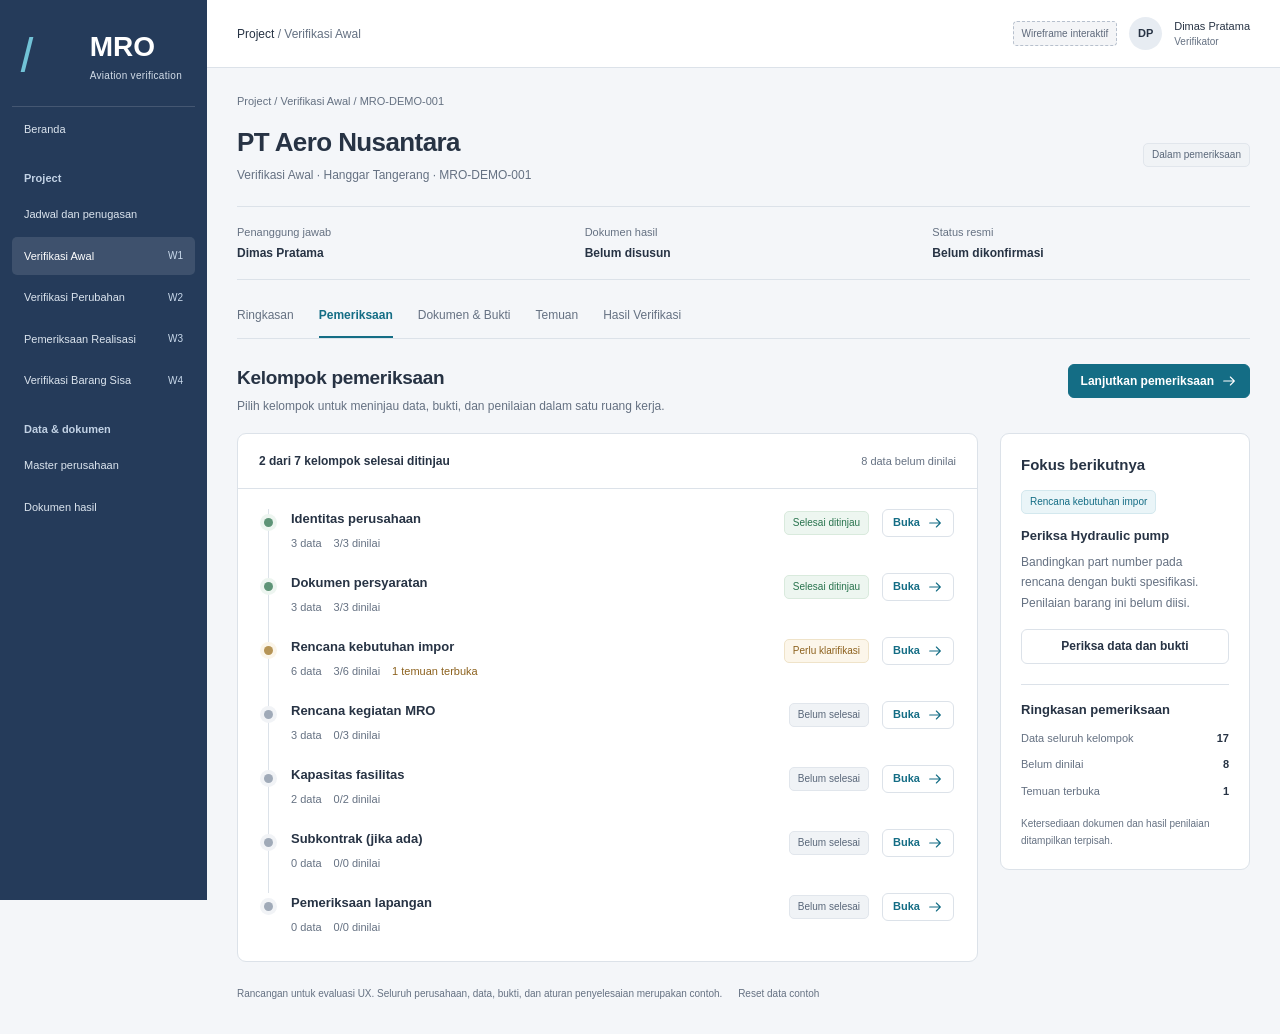
<file: deliverables/WIREFRAME-DETAIL-PROJECT.html>
<!doctype html>
<html lang="id">
<head>
  <meta charset="utf-8">
  <meta name="viewport" content="width=device-width,initial-scale=1">
  <title>Wireframe Detail Project · MRO</title>
  <style>
:root{--ink:#273344;--muted:#657182;--line:#dce2e9;--bg:#f4f6f9;--paper:#fff;--accent:#146d85;--soft:#eaf5f8;--nav:#253b5a;--green:#28734d;--amber:#8c611d;--danger:#a33b3b;font-family:'Segoe UI',Arial,sans-serif;color:var(--ink);font-size:14px;line-height:1.5}
*{box-sizing:border-box}body{margin:0;background:var(--bg)}button,input,select,textarea{font:inherit}button,a,input,select,textarea{outline-offset:3px}button:focus-visible,a:focus-visible{outline:2px solid var(--accent)}button{cursor:pointer;color:var(--ink);background:white;border:1px solid var(--line);border-radius:6px;padding:8px 12px;font-size:12px;font-weight:600;display:inline-flex;align-items:center;justify-content:center;gap:7px;line-height:1.4}button:hover{background:#f0f5f8;border-color:#a2b7c5}button:disabled{opacity:.4;cursor:not-allowed}.primary{background:var(--accent);border-color:var(--accent);color:white}.primary:hover{background:#0c5368;color:white}.quiet{background:none;border-color:transparent;color:var(--muted)}.quiet:hover{border-color:var(--line)}a{color:var(--accent);text-decoration:none}h1,h2,h3,h4,p{margin:0}h1{font-size:26px;letter-spacing:-.6px;line-height:1.3;font-weight:650}h2{font-size:19px;font-weight:650;letter-spacing:-.3px}h3{font-size:15px;font-weight:650}h4{font-size:13px;font-weight:650}.muted{color:var(--muted)}small{font-size:11px}.icon{width:16px;height:16px;flex-shrink:0;fill:none;stroke:currentColor;stroke-width:1.6;stroke-linecap:round;stroke-linejoin:round}.icon-button{width:32px;height:32px;padding:7px;background:none}.app-nav{position:fixed;top:0;bottom:0;left:0;width:207px;background:var(--nav);color:#fff;padding:0 12px;overflow:auto}.brand{display:flex!important;align-items:center;gap:13px;padding:23px 13px!important;margin-bottom:20px;font-size:28px!important;font-weight:750;color:white!important;border-bottom:1px solid #ffffff25;border-radius:0!important}.brand small{display:block;font-size:10px;font-weight:400;letter-spacing:.3px;color:#d2dce8}.brand-mark{width:4px;height:35px;transform:skew(-14deg);background:#72c3d7}.app-nav>a{display:flex;align-items:center;justify-content:space-between;color:#dce5ef;padding:11px 12px;margin:3px 0;border-radius:5px;font-size:11px}.app-nav>a:hover{background:#ffffff10}.app-nav>a.active{background:#ffffff1d;color:white}.app-nav>a span{font-size:10px;color:#c9d9eb}.app-nav-heading{padding:18px 12px 6px;font-size:11px;color:#c2d2e5;font-weight:650}.app-page{margin-left:207px}.app-top{height:68px;padding:0 30px;background:white;border-bottom:1px solid var(--line);display:flex;align-items:center;justify-content:space-between;font-size:12px}.app-top>div{display:flex;align-items:center;gap:12px}.design-label{font-size:10px;color:#5e697b;background:#f4f5f7;padding:4px 8px;border:1px dashed #b7c0cd;border-radius:4px}.avatar{border-radius:50%;display:grid;place-items:center;width:33px;height:33px;background:#e7ecf2;font-size:11px;font-weight:650}.user-name{font-size:11px}.user-name small{display:block;color:var(--muted);font-size:10px}.overview{padding:25px 30px 30px;max-width:1550px;margin:auto}.breadcrumb{font-size:11px;color:var(--muted);margin-bottom:16px}.project-head{display:flex;justify-content:space-between;gap:20px;align-items:center}.project-head p{font-size:12px;color:var(--muted);margin-top:7px}.tag{font-size:10px;display:inline-flex;align-items:center;gap:6px;color:#596779;background:#f0f3f6;border:1px solid #e1e6ec;border-radius:5px;padding:4px 8px;white-space:nowrap;line-height:1.4}.tag.good{color:var(--green);background:#edf6f0;border-color:#d9eadd}.tag.warn{color:var(--amber);background:#fcf6ea;border-color:#efe3c9}.tag.info{color:var(--accent);background:var(--soft);border-color:#d3e8ee}.tag.danger{color:var(--danger);background:#fdf0f0;border-color:#eed4d4}.project-meta{display:flex;gap:30px;flex-wrap:wrap;border-top:1px solid var(--line);border-bottom:1px solid var(--line);padding:17px 0;margin:22px 0 15px}.project-meta>div{flex:1;min-width:160px}.project-meta span{display:block;color:var(--muted);font-size:11px}.project-meta b{font-size:12px;font-weight:550;margin-top:3px;display:block}.project-tabs{display:flex;gap:25px;border-bottom:1px solid var(--line);overflow:auto;margin-bottom:25px}.project-tabs button{border:0;border-bottom:2px solid transparent;border-radius:0;padding:12px 0;color:var(--muted);background:none;font-size:12px;white-space:nowrap;font-weight:500}.project-tabs button.active{color:var(--accent);border-bottom-color:var(--accent);font-weight:650}.overview-head{display:flex;align-items:flex-start;justify-content:space-between;gap:20px;margin-bottom:18px}.overview-head p{font-size:12px;color:var(--muted);margin-top:5px}.overview-head button{flex-shrink:0}.overview-grid{display:grid;grid-template-columns:minmax(0,1fr) 250px;gap:22px;align-items:start}.timeline-panel,.next-panel,.secondary-panel{background:white;border:1px solid var(--line);border-radius:9px}.timeline-top{padding:18px 21px;border-bottom:1px solid var(--line);display:flex;justify-content:space-between;align-items:center;gap:15px;font-size:12px}.timeline-top>span{color:var(--muted);font-size:11px}.timeline{list-style:none;padding:20px 23px 4px 30px;margin:0}.timeline li{position:relative;padding:0 0 22px 22px;border-left:1px solid #dce2e9}.timeline li:last-child{border-color:transparent}.timeline li:before{content:'';height:9px;width:9px;border-radius:50%;position:absolute;left:-5px;top:9px;background:#a0aab8;box-shadow:0 0 0 4px #f1f3f6}.timeline li.complete:before{background:#5e9477;box-shadow:0 0 0 4px #edf5f0}.timeline li.clarify:before{background:#b69455;box-shadow:0 0 0 4px #fbf5e9}.timeline-item-head{display:flex;justify-content:space-between;gap:14px;align-items:flex-start}.timeline-item-head h4{margin-bottom:6px;font-weight:600}.timeline-item-head>div:last-child{display:flex;align-items:center;gap:13px;flex-shrink:0}.timeline-item-head button{font-size:11px;padding:5px 10px;color:var(--accent)}.timeline-item-meta{font-size:11px;color:var(--muted);display:flex;gap:12px;align-items:center;flex-wrap:wrap}.timeline-item-meta .finding-count{color:var(--amber)}.next-panel{padding:20px}.next-panel>h3{margin-bottom:13px}.next-panel h4{margin:12px 0 7px}.next-panel p{font-size:12px;color:var(--muted);line-height:1.7}.next-panel button{margin-top:16px;width:100%}.next-panel hr{border:0;border-top:1px solid var(--line);margin:20px 0 15px}.mini-stat{display:flex;justify-content:space-between;font-size:11px;margin:10px 0;color:var(--muted)}.mini-stat b{color:var(--ink);font-weight:600}.design-foot{font-size:10px;color:var(--muted);margin-top:22px}.secondary-panel{padding:24px}.secondary-panel>p{font-size:12px;margin:10px 0 16px;color:var(--muted);max-width:75ch}.summary-cells{display:grid;grid-template-columns:1fr 1fr;gap:20px}.summary-cells dt{font-size:11px;color:var(--muted)}.summary-cells dd{margin:4px 0 0;font-size:12px}.empty-state{padding:30px;text-align:center;color:var(--muted);font-size:12px}
body:has(#workbench[open]){overflow:hidden}#workbench{padding:0;width:calc(100% - 28px);max-width:1680px;height:calc(100dvh - 28px);max-height:none;border:1px solid #bcc6d1;border-radius:9px;background:var(--paper);color:var(--ink);overflow:hidden;box-shadow:0 20px 80px #17283b40}#workbench[open]{display:flex;flex-direction:column}#workbench::backdrop{background:#1d293f85}.work-header{flex-shrink:0;display:flex;align-items:center;justify-content:space-between;gap:20px;padding:15px 20px;border-bottom:1px solid var(--line);background:#fbfcfd;min-height:77px}.work-project{font-size:11px;color:#526173;display:block;margin-bottom:3px}.work-project span{color:#707c8d}.work-header h2{font-size:18px}.work-header-actions{display:flex;align-items:center;gap:18px}.local-indicator{color:var(--muted);font-size:10px}.work-body{flex:1;min-height:0;display:grid;grid-template-columns:196px minmax(0,1fr)}.group-nav{border-right:1px solid var(--line);background:#fafbfd;padding:19px 10px;overflow:auto}.group-nav-title{font-size:12px;font-weight:650;padding:0 10px 5px}.group-nav-sub{font-size:10px;color:var(--muted);padding:0 10px 17px}.group-nav button{display:flex;align-items:flex-start;width:100%;text-align:left;justify-content:flex-start;gap:9px;background:none;border:1px solid transparent;padding:12px 9px;margin:4px 0;border-radius:5px;line-height:1.4;font-size:11px;font-weight:500}.group-nav button.active{background:#edf4f7;border-color:#d7e5ec;color:#195c73}.nav-dot{height:7px;width:7px;border-radius:50%;background:#a4adba;flex-shrink:0;margin-top:5px}.nav-dot.good{background:#5e9477}.nav-dot.warn{background:#b69455}.group-nav button b{display:block;font-weight:600}.group-nav button small{display:block;font-size:10px;margin-top:4px;color:var(--muted)}.nav-legend{padding:16px 10px 0;font-size:10px;color:var(--muted);line-height:1.7}.group-stage{display:flex;flex-direction:column;min-height:0;min-width:0}.group-stage-head{padding:18px 21px 0;flex-shrink:0}.group-heading{display:flex;align-items:flex-start;justify-content:space-between;gap:12px}.group-heading h3{font-size:18px;letter-spacing:-.25px}.group-heading p{color:var(--muted);font-size:11px;margin-top:5px}.group-counter{color:var(--muted);font-size:10px;white-space:nowrap;padding-top:5px}.work-tabs{display:flex;gap:22px;border-bottom:1px solid var(--line);margin-top:14px}.work-tabs button{background:none;border:0;border-radius:0;border-bottom:2px solid transparent;padding:10px 0;font-size:11px;color:var(--muted);white-space:nowrap}.work-tabs button.active{color:var(--accent);border-bottom-color:var(--accent);font-weight:650}.mobile-group-select{display:none}.stage-content{flex:1;overflow:auto;min-height:0;min-width:0}.inspection-grid{display:grid;grid-template-columns:minmax(0,1fr) 312px;min-height:100%;align-items:stretch}.data-area{padding:20px;min-width:0}.work-toolbar{display:flex;align-items:center;justify-content:space-between;flex-wrap:wrap;gap:9px;margin-bottom:15px}.work-toolbar>div{display:flex;gap:7px;align-items:center}.work-toolbar button{font-size:10px;padding:7px 9px}.search{position:relative;display:block;min-width:135px;flex:1}.search .icon{position:absolute;top:10px;left:10px;width:13px;height:13px;color:var(--muted)}.search input{width:100%;padding:8px 9px 8px 30px;font-size:11px;border-radius:5px}.work-toolbar select{width:147px;font-size:10px;padding:8px 8px}.filter-line{display:flex;align-items:center;justify-content:space-between;gap:10px;flex-wrap:wrap;margin-bottom:14px}.table-count{font-size:10px;color:var(--muted)}.work-table-wrap{overflow:auto;border:1px solid var(--line);border-radius:6px;max-height:calc(100dvh - 340px);min-height:170px;scrollbar-width:thin;scrollbar-color:#adb8c5 #f2f4f7}.work-table{width:100%;border-collapse:separate;border-spacing:0;font-size:11px;min-width:530px}.work-table th{font-size:10px;font-weight:600;text-align:left;background:#edf0f5;color:#4d5b6c;padding:12px 10px;border-bottom:1px solid #d5dde7;white-space:nowrap;position:sticky;top:0;z-index:1}.work-table td{padding:13px 10px;border-bottom:1px solid #e7ebf0;vertical-align:top}.work-table tr:last-child td{border-bottom:0}.work-table .selected td{background:#edf6f9}.work-table tbody tr:hover td{background:#f2f7fa}.work-table td b{font-weight:600;display:block}.work-table small{display:block;color:var(--muted);font-size:10px;margin-top:4px;white-space:nowrap}.row-select{border:0;color:var(--accent);padding:0;justify-content:flex-start;text-align:left;background:none;font-weight:600;font-size:11px}.row-select:hover{background:none;text-decoration:underline}.row-status{font-size:10px;white-space:nowrap}.row-status.good{color:var(--green)}.row-status.warn{color:var(--amber)}.row-status.danger{color:var(--danger)}.row-status.pending{color:var(--muted)}.data-summary{font-size:10px;color:var(--muted);margin-top:13px;display:flex;justify-content:space-between;gap:15px;flex-wrap:wrap}.table-hint{font-size:11px;color:var(--muted);margin:19px 0 0;max-width:65ch;line-height:1.7}.context-panel{padding:19px 18px;border-left:1px solid var(--line);background:#fcfdfe;min-width:0;overflow:auto}.context-panel .context-label{font-size:10px;color:var(--muted);margin-bottom:5px}.context-panel h4{font-size:14px;margin:0 0 4px}.item-meta{font-size:10px;color:var(--muted);margin-bottom:16px}.evidence-title{display:flex;align-items:center;justify-content:space-between;gap:10px;font-size:11px;margin-bottom:10px}.file-reference{display:flex;align-items:center;gap:8px;min-width:0;font-size:10px;color:#5e6a7d;margin-bottom:10px}.file-reference span{overflow-wrap:anywhere}.file-reference .icon{color:#6b8495}.document-preview{background:#fff;border:1px dashed #b5bfcc;padding:13px 15px;font-size:10px;line-height:1.8;color:#4e5d70;position:relative}.document-preview .doc-head{font-size:10px;font-weight:650;text-align:center;border-bottom:1px solid #dbe1e9;padding-bottom:8px;margin-bottom:9px;letter-spacing:.2px}.document-preview dl{margin:0}.document-preview dt{color:#69788b;font-size:9px}.document-preview dd{margin:0 0 7px;font-size:11px;color:#35475d}.document-preview .discrepancy{background:#fcf3e2;padding:2px 5px;color:#80571a;display:inline-block}.document-preview .doc-foot{font-size:9px;border-top:1px solid #e0e5ed;padding-top:7px;color:#7a8595}.evidence-note{font-size:10px;color:#8a6428;background:#faf5eb;border:1px solid #ede1cc;border-radius:4px;padding:9px;margin:10px 0 15px;line-height:1.6}.context-panel label{display:block;font-size:11px;font-weight:600;margin-top:13px;margin-bottom:5px}.context-panel select,.context-panel textarea{width:100%;font-size:11px}.context-panel textarea{min-height:67px;resize:vertical}.save-line{font-size:10px;color:var(--green);margin:8px 0 12px}.inline-finding{border-top:1px solid var(--line);padding-top:12px;margin-top:12px}.inline-finding h4{font-size:12px}.inline-finding .actions{margin-top:9px}.inline-finding button{font-size:10px}.inline-error{font-size:11px;color:var(--danger);margin-top:10px}.context-actions{margin-top:12px;display:flex;justify-content:space-between;gap:8px;flex-wrap:wrap}.context-actions button{font-size:10px;padding:6px 8px}.work-footer{flex-shrink:0;min-height:65px;border-top:1px solid var(--line);padding:12px 18px;display:flex;align-items:center;justify-content:space-between;gap:14px;background:white}.work-footer>div{display:flex;gap:8px;align-items:center}.footer-status{font-size:10px;color:var(--muted)}.footer-status strong{font-weight:600;color:var(--green)}.work-footer button{font-size:11px;padding:8px 12px}.mobile-only{display:none}.work-notice{font-size:11px;padding:10px 16px;background:#faf5eb;border-bottom:1px solid #ede1cc;color:#815e27}.tab-page{padding:22px;max-width:1200px}.tab-page>p{font-size:12px;color:var(--muted);margin:7px 0 20px;max-width:72ch}.document-row{padding:16px 0;border-bottom:1px solid var(--line);display:flex;align-items:center;justify-content:space-between;gap:14px}.document-row h4{font-size:12px}.document-row p{font-size:10px;color:var(--muted);margin-top:4px}.document-row button{font-size:10px}.finding{border:1px solid var(--line);border-radius:6px;padding:16px;margin-top:14px}.finding h4{margin:10px 0 6px}.finding p{font-size:12px;color:var(--muted)}.finding small{display:block;margin-top:9px;color:var(--muted)}.not-applicable{background:#fafbfd;border:1px solid var(--line);border-radius:6px;padding:17px;margin-top:15px}.not-applicable label{font-size:12px;display:flex;align-items:center;gap:9px}.not-applicable input{width:16px;height:16px}.not-applicable textarea{width:100%;font-size:12px;min-height:75px;margin-top:12px}
input,select,textarea{border:1px solid #cbd4df;border-radius:5px;background:white;color:var(--ink);padding:9px 10px}input::placeholder,textarea::placeholder{color:#727e8e;font-weight:400}input:focus,select:focus,textarea:focus{outline:2px solid #8dbcc9;outline-offset:1px}input[type=file]{font-size:12px;width:100%;padding:12px;background:#fbfcfd}input[type=radio]{width:15px;height:15px;accent-color:var(--accent)}.actions{display:flex;gap:8px;align-items:center;flex-wrap:wrap}.flow-page{padding:22px 27px;max-width:1100px;margin:auto}.flow-page>p{font-size:12px;color:var(--muted);margin:8px 0 21px;max-width:76ch}.flow-steps{display:flex;gap:0;border-bottom:1px solid var(--line);margin:0 0 27px;padding:0;list-style:none}.flow-steps li{font-size:11px;flex:1;color:var(--muted);padding:12px 0;border-bottom:2px solid transparent}.flow-steps li.active{border-color:var(--accent);color:var(--accent);font-weight:650}.import-upload{padding:24px;border:1px dashed #aebac9;background:#fbfcfd;border-radius:6px}.import-upload label{display:block;margin:0 0 12px;font-size:12px;font-weight:600}.import-upload p{font-size:11px;color:var(--muted);margin-top:10px;line-height:1.7}.import-upload button{margin-top:15px}.flow-mode{margin:23px 0}.flow-mode>label{font-size:12px;font-weight:600;display:block;margin-bottom:9px}.flow-mode .radio{font-size:12px;display:flex;align-items:center;gap:9px;font-weight:400;margin:10px 0}.flow-warning{background:#faf5eb;border:1px solid #ede1cc;border-radius:5px;padding:11px 14px;font-size:11px;color:#815e27;margin:14px 0}.flow-meta{display:flex;gap:20px;margin:16px 0 18px;flex-wrap:wrap}.flow-meta>div{font-size:11px;padding-right:20px;border-right:1px solid var(--line)}.flow-meta b{font-size:18px;display:block;font-weight:650}.flow-meta small{color:var(--muted)}.flow-preview .work-table{min-width:650px}.flow-preview{overflow:auto;border:1px solid var(--line);border-radius:5px}.flow-complete{padding:28px 0 20px}.flow-complete h3{font-size:22px;margin-bottom:10px}.flow-complete p{font-size:12px;color:var(--muted);max-width:70ch;margin:8px 0}.flow-actions{display:flex;justify-content:space-between;gap:15px;margin-top:25px}.flow-actions>div{display:flex;gap:8px}.flow-actions button{font-size:11px}#toast{position:fixed;bottom:18px;left:50%;transform:translateX(-50%);z-index:10}#toast:not(:empty){padding:11px 18px;background:#263a4e;color:white;border-radius:6px;font-size:12px;box-shadow:0 6px 24px #10263a22}.sr-only{position:absolute;clip:rect(0,0,0,0);width:1px;height:1px;overflow:hidden}
@media(max-width:1180px){.overview-grid{grid-template-columns:1fr}.next-panel{display:none}.timeline-item-head h4{font-size:13px}.group-nav{padding-left:6px;padding-right:6px}.work-body{grid-template-columns:174px minmax(0,1fr)}.inspection-grid{grid-template-columns:minmax(0,1fr) 282px}.data-area{padding:17px}.context-panel{padding:17px 14px}.work-toolbar{align-items:stretch}.work-toolbar>div{flex-wrap:wrap}.local-indicator{display:none}.work-footer{gap:8px}.work-footer button{font-size:10px;padding:8px 9px}}
@media(max-width:950px){.app-nav{width:170px;padding:0 8px}.app-page{margin-left:170px}.app-nav>a{font-size:10px}.overview{padding:23px 22px}.app-top{padding:0 22px}.user-name{display:none}.work-body{grid-template-columns:1fr}.group-nav{display:none}.mobile-group-select{display:flex;align-items:center;gap:9px;margin-bottom:14px}.mobile-group-select label{font-size:10px;color:var(--muted)}.mobile-group-select select{font-size:11px;flex:1;max-width:400px;padding:8px}.inspection-grid{grid-template-columns:minmax(0,1fr) 300px}.work-footer .footer-nav{display:none}.work-table-wrap{max-height:calc(100dvh - 390px)}}
@media(max-width:700px){.app-nav{display:none}.app-page{margin-left:0}.app-top{height:58px;padding:0 16px}.app-top>span{font-size:10px}.design-label{font-size:9px}.app-top>div{gap:8px}.avatar{width:28px;height:28px;font-size:10px}.overview{padding:21px 16px}.breadcrumb{font-size:10px}.project-head{align-items:flex-start;flex-direction:column;gap:10px}.project-head h1{font-size:23px}.project-head p{font-size:11px}.project-meta{gap:15px;margin-top:18px;padding:14px 0}.project-meta>div{min-width:120px}.project-meta span{font-size:10px}.project-meta b{font-size:11px}.project-tabs{gap:20px}.project-tabs button{font-size:11px}.overview-head{flex-direction:column;gap:13px}.overview-head h2{font-size:18px}.overview-head p{font-size:11px}.timeline-top{font-size:11px;padding:16px}.timeline-top>span{font-size:10px}.timeline{padding:20px 15px 4px 24px}.timeline li{padding-left:19px;padding-bottom:25px}.timeline-item-head{gap:8px}.timeline-item-head h4{font-size:12px}.timeline-item-head>div:last-child{flex-direction:column;align-items:flex-end;gap:7px}.timeline-item-head .tag{font-size:9px;padding:2px 5px}.timeline-item-head button{font-size:10px;padding:4px 8px}.timeline-item-meta{gap:5px;font-size:10px;max-width:180px}.design-foot{font-size:9px}.summary-cells{grid-template-columns:1fr}.project-tabs{margin-bottom:22px}#workbench{width:100%;height:100dvh;border:0;border-radius:0;margin:0;max-width:none}.work-header{padding:12px 15px;min-height:69px}.work-project{font-size:10px}.work-project span{display:block;font-size:9px}.work-header h2{font-size:16px}.work-header-actions{gap:0}.group-stage-head{padding:14px 15px 0}.mobile-group-select{margin-bottom:12px}.mobile-group-select select{min-width:0;font-size:10px}.group-heading h3{font-size:16px}.group-heading p{font-size:10px;line-height:1.7}.group-counter{display:none}.work-tabs{gap:21px;margin-top:7px}.work-tabs button{font-size:11px}.mobile-only{display:inline-flex}.work-tabs .desktop-only{display:none}.inspection-grid{display:block}.data-area{padding:16px 15px}.context-panel{display:none}.inspection-grid.show-evidence .data-area{display:none}.inspection-grid.show-evidence .context-panel{display:block;border:0;padding:16px 20px;max-width:560px;margin:auto}.context-panel h4{font-size:16px}.document-preview{padding:18px;font-size:11px}.document-preview dd{font-size:12px}.work-table-wrap{max-height:calc(100dvh - 420px)}.work-toolbar{display:block}.work-toolbar>div{gap:6px}.work-toolbar>div+div{margin-top:11px;justify-content:flex-end}.work-toolbar button{font-size:10px}.work-toolbar select{font-size:10px;width:145px}.filter-line{margin-top:12px}.table-hint{font-size:11px}.work-table{font-size:11px;min-width:520px}.work-table th{font-size:10px}.work-footer{padding:11px 14px;min-height:86px;flex-wrap:wrap;gap:8px}.work-footer>.footer-status{width:100%;font-size:9px}.work-footer>.footer-actions{width:100%;justify-content:space-between}.work-footer button{font-size:10px}.context-panel label{font-size:12px}.context-panel select,.context-panel textarea{font-size:12px}.tab-page{padding:18px 15px}.document-row{align-items:flex-start}.document-row h4{font-size:11px}.document-row button{font-size:10px}.flow-page{padding:18px 16px}.flow-page h3{font-size:17px}.flow-page>p{font-size:11px}.flow-steps li{font-size:10px}.import-upload{padding:17px}.import-upload label{font-size:11px}.flow-meta{gap:15px}.flow-meta>div{padding-right:15px}.flow-actions{flex-wrap:wrap;gap:10px}.flow-actions button{font-size:10px}.flow-complete h3{font-size:21px}.work-notice{font-size:10px}.not-applicable{padding:14px}.not-applicable label{font-size:11px}}
.brand>span:last-child{font-size:28px;color:white}.brand>span:last-child small{font-size:10px}.inspection-grid{height:100%;min-height:0}.data-area{overflow:hidden;display:flex;flex-direction:column;min-height:0}.data-area .work-toolbar,.data-area .filter-line,.data-area .table-hint{flex-shrink:0}#data-table{display:flex;flex-direction:column;flex:1;min-height:0}#data-table .work-table-wrap{flex:1;max-height:none;min-height:90px}#data-table .data-summary{flex-shrink:0}.context-panel{overflow:auto}.document-preview{padding:10px 12px;line-height:1.45;overflow:visible}.document-preview .doc-head{padding-bottom:6px;margin-bottom:8px}.document-preview dl{display:grid;grid-template-columns:1fr 1fr;gap:6px 10px;align-items:start}.document-preview dd{margin:0;font-size:10px}.document-preview .doc-foot{padding-top:5px;margin-top:8px}.context-panel .context-label{font-size:9px}.item-meta{margin-bottom:11px}.evidence-note{font-size:10px;margin-bottom:11px;padding:7px}.design-foot button{font-size:10px;font-weight:400;padding:2px 6px;margin-left:6px}
@media(max-width:700px){.inspection-grid{height:auto;min-height:100%}.data-area{display:block;overflow:visible}#data-table{display:block}#data-table .work-table-wrap{max-height:calc(100dvh - 420px);min-height:170px}.context-panel{overflow:visible}.document-preview{max-height:none;padding:16px;line-height:1.7}.document-preview dl{display:block}.document-preview dd{font-size:12px;margin-bottom:7px}.design-foot button{margin:8px 0 0;display:flex}}
@media print{.app-nav,.app-top,.project-tabs,.overview-head button,.timeline-item-head button,#toast{display:none}.app-page{margin:0}.overview{padding:0}.timeline li{break-inside:avoid}.design-foot{color:#333}#workbench[open]{position:static;height:auto;overflow:visible}.work-body{display:block}.group-nav,.work-footer{display:none}.stage-content{overflow:visible}.inspection-grid{grid-template-columns:1fr;height:auto}.context-panel{border:0}.work-table-wrap{max-height:none}.app-page:has(~#workbench[open]){display:none}}

</style>
</head>
<body>
  <aside class="app-nav" aria-label="Navigasi aplikasi">
    <a class="brand" href="#"><span class="brand-mark"></span><span>MRO<small>Aviation verification</small></span></a>
    <a href="#" onclick="message('Bagian ini tersedia di mockup MRO utama. Wireframe berfokus pada Detail Project.');return false">Beranda</a>
    <div class="app-nav-heading">Project</div>
    <a href="#" onclick="message('Bagian ini tersedia di mockup MRO utama. Wireframe berfokus pada Detail Project.');return false">Jadwal dan penugasan</a>
    <a class="active" href="#">Verifikasi Awal <span>W1</span></a>
    <a href="#" onclick="message('Bagian ini tersedia di mockup MRO utama. Wireframe berfokus pada Detail Project.');return false">Verifikasi Perubahan <span>W2</span></a>
    <a href="#" onclick="message('Bagian ini tersedia di mockup MRO utama. Wireframe berfokus pada Detail Project.');return false">Pemeriksaan Realisasi <span>W3</span></a>
    <a href="#" onclick="message('Bagian ini tersedia di mockup MRO utama. Wireframe berfokus pada Detail Project.');return false">Verifikasi Barang Sisa <span>W4</span></a>
    <div class="app-nav-heading">Data & dokumen</div>
    <a href="#" onclick="message('Bagian ini tersedia di mockup MRO utama. Wireframe berfokus pada Detail Project.');return false">Master perusahaan</a>
    <a href="#" onclick="message('Bagian ini tersedia di mockup MRO utama. Wireframe berfokus pada Detail Project.');return false">Dokumen hasil</a>
  </aside>
  <div class="app-page">
    <header class="app-top"><span>Project <span class="muted">/ Verifikasi Awal</span></span><div><span class="design-label">Wireframe interaktif</span><span class="avatar">DP</span><span class="user-name">Dimas Pratama<small>Verifikator</small></span></div></header>
    <main class="overview">
      <div class="breadcrumb">Project / Verifikasi Awal / MRO-DEMO-001</div>
      <div class="project-head"><div><h1>PT Aero Nusantara</h1><p>Verifikasi Awal · Hanggar Tangerang · MRO-DEMO-001</p></div><span class="tag">Dalam pemeriksaan</span></div>
      <div class="project-meta"><div><span>Penanggung jawab</span><b>Dimas Pratama</b></div><div><span>Dokumen hasil</span><b>Belum disusun</b></div><div><span>Status resmi</span><b>Belum dikonfirmasi</b></div></div>
      <nav class="project-tabs" aria-label="Tab Detail Project"><button data-project-tab="summary" onclick="showProjectTab('summary')">Ringkasan</button><button class="active" data-project-tab="inspection" onclick="showProjectTab('inspection')">Pemeriksaan</button><button data-project-tab="documents" onclick="showProjectTab('documents')">Dokumen & Bukti</button><button data-project-tab="findings" onclick="showProjectTab('findings')">Temuan</button><button data-project-tab="results" onclick="showProjectTab('results')">Hasil Verifikasi</button></nav>
      <section id="overview-content"></section>
      <p class="design-foot">Rancangan untuk evaluasi UX. Seluruh perusahaan, data, bukti, dan aturan penyelesaian merupakan contoh. <button id="reset-example" class="quiet" onclick="resetExample(this)">Reset data contoh</button></p>
    </main>
  </div>
  <dialog id="workbench" aria-labelledby="work-title">
    <header class="work-header"><div><span class="work-project">PT Aero Nusantara <span>/ MRO-DEMO-001</span></span><h2 id="work-title">Ruang pemeriksaan</h2></div><div class="work-header-actions"><span class="local-indicator">Data contoh · tersimpan lokal</span><button class="icon-button" aria-label="Tutup ruang pemeriksaan" onclick="closeWorkbench()" id="work-close"></button></div></header>
    <div id="work-body" class="work-body"></div>
    <footer id="work-footer" class="work-footer"></footer>
  </dialog>
  <div id="toast" role="status" aria-live="polite"></div>
  <script>
// Shared offline XLSX exporter, generated by build-wireframe.py.
function inspectionWorkbook(columns,rows){
  const xml=v=>String(v).replace(/[<>&"']/g,c=>({'<':'&lt;','>':'&gt;','&':'&amp;','"':'&quot;',"'":'&apos;'}[c]));
  const columnName=index=>{let result='';for(index++;index;index=Math.floor((index-1)/26))result=String.fromCharCode(65+(index-1)%26)+result;return result};
  const sheet=[columns,...rows].map((row,r)=>`<row r="${r+1}">${row.map((v,c)=>`<c r="${columnName(c)}${r+1}" t="inlineStr"><is><t xml:space="preserve">${xml(v)}</t></is></c>`).join('')}</row>`).join('');
  const files={
    '[Content_Types].xml':'<?xml version="1.0" encoding="UTF-8"?><Types xmlns="http://schemas.openxmlformats.org/package/2006/content-types"><Default Extension="rels" ContentType="application/vnd.openxmlformats-package.relationships+xml"/><Default Extension="xml" ContentType="application/xml"/><Override PartName="/xl/workbook.xml" ContentType="application/vnd.openxmlformats-officedocument.spreadsheetml.sheet.main+xml"/><Override PartName="/xl/worksheets/sheet1.xml" ContentType="application/vnd.openxmlformats-officedocument.spreadsheetml.worksheet+xml"/></Types>',
    '_rels/.rels':'<?xml version="1.0" encoding="UTF-8"?><Relationships xmlns="http://schemas.openxmlformats.org/package/2006/relationships"><Relationship Id="rId1" Type="http://schemas.openxmlformats.org/officeDocument/2006/relationships/officeDocument" Target="xl/workbook.xml"/></Relationships>',
    'xl/workbook.xml':'<?xml version="1.0" encoding="UTF-8"?><workbook xmlns="http://schemas.openxmlformats.org/spreadsheetml/2006/main" xmlns:r="http://schemas.openxmlformats.org/officeDocument/2006/relationships"><sheets><sheet name="Pemeriksaan MRO" sheetId="1" r:id="rId1"/></sheets></workbook>',
    'xl/_rels/workbook.xml.rels':'<?xml version="1.0" encoding="UTF-8"?><Relationships xmlns="http://schemas.openxmlformats.org/package/2006/relationships"><Relationship Id="rId1" Type="http://schemas.openxmlformats.org/officeDocument/2006/relationships/worksheet" Target="worksheets/sheet1.xml"/></Relationships>',
    'xl/worksheets/sheet1.xml':`<?xml version="1.0" encoding="UTF-8"?><worksheet xmlns="http://schemas.openxmlformats.org/spreadsheetml/2006/main"><sheetData>${sheet}</sheetData></worksheet>`
  };
  const encoder=new TextEncoder(),chunks=[],directory=[];let offset=0;
  const crc=bytes=>{let n=0xffffffff;for(const b of bytes){n^=b;for(let bit=0;bit<8;bit++)n=n&1?(n>>>1)^0xedb88320:n>>>1}return (n^0xffffffff)>>>0};
  const header=(length,fields)=>{let a=new Uint8Array(length),v=new DataView(a.buffer);for(const [at,bytes,value]of fields)bytes===4?v.setUint32(at,value,true):v.setUint16(at,value,true);return a};
  for(const [name,content]of Object.entries(files)){const filename=encoder.encode(name),data=encoder.encode(content),checksum=crc(data);const local=header(30,[[0,4,0x04034b50],[4,2,20],[6,2,0x800],[12,2,33],[14,4,checksum],[18,4,data.length],[22,4,data.length],[26,2,filename.length]]);chunks.push(local,filename,data);directory.push(header(46,[[0,4,0x02014b50],[4,2,20],[6,2,20],[8,2,0x800],[14,2,33],[16,4,checksum],[20,4,data.length],[24,4,data.length],[28,2,filename.length],[42,4,offset]]),filename);offset+=30+filename.length+data.length}
  const directorySize=directory.reduce((sum,a)=>sum+a.length,0);return new Blob([...chunks,...directory,header(22,[[0,4,0x06054b50],[8,2,5],[10,2,5],[12,4,directorySize],[16,4,offset]])],{type:'application/vnd.openxmlformats-officedocument.spreadsheetml.sheet'});
}

</script>
  <script>
'use strict';
const KEY='mro-inspection-wireframe-v1';
const makeRow=(id,name,ref,quantity,unit,rating='Belum dinilai',note='')=>({id,name,ref,quantity,unit,rating,note});
const initialGroups=[
  {name:'Identitas perusahaan',description:'Identitas badan usaha dan fasilitas yang diperiksa.',complete:true,rows:[makeRow('identity-1','Nama perusahaan','PT Aero Nusantara','—','', 'Sesuai'),makeRow('identity-2','NIB perusahaan','SIM-NIB-2026-001','—','','Sesuai'),makeRow('identity-3','Lokasi fasilitas','Hanggar Tangerang','—','','Sesuai')]},
  {name:'Dokumen persyaratan',description:'Ketersediaan dan kesesuaian dokumen persyaratan.',complete:true,rows:[makeRow('requirement-1','Perizinan usaha','SIM-IZIN-001','—','','Sesuai'),makeRow('requirement-2','Sertifikat kompetensi','SIM-SERT-002','—','','Sesuai'),makeRow('requirement-3','Profil perusahaan','SIM-PROFIL-003','—','','Sesuai')]},
  {name:'Rencana kebutuhan impor',description:'Periksa spesifikasi, jumlah, dan bukti setiap barang.',complete:false,rows:[makeRow('import-1','Hydraulic pump','HP-204',40,'unit'),makeRow('import-2','Seal kit','SK-017',100,'set','Sesuai'),makeRow('import-3','Bearing assembly','BA-320',25,'unit','Perlu klarifikasi','Label barang pada bukti perlu dilengkapi.'),makeRow('import-4','Gasket set','GS-008',12,'set','Sesuai'),makeRow('import-5','Pressure sensor','PS-112',8,'unit'),makeRow('import-6','Oil filter','OF-220',20,'unit')]},
  {name:'Rencana kegiatan MRO',description:'Tinjau lingkup pekerjaan dan periode kegiatan MRO.',complete:false,rows:[makeRow('activity-1','Pemeliharaan komponen','Nov–Des 2026','—',''),makeRow('activity-2','Perbaikan komponen','Workshop Tangerang','—',''),makeRow('activity-3','Overhaul komponen','Periode layanan 2026','—','')]},
  {name:'Kapasitas fasilitas',description:'Periksa fasilitas dan satuan kapasitas yang didukung bukti.',complete:false,rows:[makeRow('facility-1','Hanggar utama','Kapasitas layanan',2,'pesawat / periode'),makeRow('facility-2','Workshop komponen','Kapasitas layanan',60,'komponen / bulan')]},
  {name:'Subkontrak (jika ada)',description:'Tinjau mitra dan lingkup subkontrak jika digunakan.',complete:false,optional:true,rows:[]},
  {name:'Pemeriksaan lapangan',description:'Catat observasi fasilitas dan bukti hasil kunjungan.',complete:false,rows:[]}
];
let groups=structuredClone(initialGroups),findings=[{id:'finding-demo',group:2,row:'import-3',title:'Identitas barang pada bukti perlu dilengkapi',note:'Foto label Bearing assembly belum cukup jelas untuk dibandingkan dengan rencana impor.',status:'Terbuka'}];
let storageOK=true;
try{const stored=JSON.parse(localStorage.getItem(KEY)||'null');if(stored&&Array.isArray(stored.groups)&&stored.groups.length===7&&stored.groups.every(g=>Array.isArray(g.rows))&&Array.isArray(stored.findings)){groups=stored.groups;findings=stored.findings}}catch{storageOK=false}
let ui={projectTab:'inspection',group:2,tab:'data',row:'import-1',views:{},findingEditor:false,notice:'',saveLabel:'Tersimpan pada browser ini',importStep:1,importName:'',importMode:'append',importError:'',importApplied:false};
let saveTimer;
const esc=value=>String(value??'').replace(/[&<>"']/g,c=>({'&':'&amp;','<':'&lt;','>':'&gt;','"':'&quot;',"'":'&#39;'}[c]));
const icons={close:'<path d="m5 5 14 14M19 5 5 19"/>',file:'<path d="M5 3h10l4 4v14H5ZM14 3v5h5M8 12h8M8 16h6"/>',search:'<circle cx="10" cy="10" r="6"/><path d="m15 15 6 6"/>',arrow:'<path d="M4 12h16m-6-6 6 6-6 6"/>',upload:'<path d="M12 16V4m-5 5 5-5 5 5M4 16v5h16v-5"/>',check:'<path d="m5 12 4 4L19 6"/>',download:'<path d="M12 3v13m-5-5 5 5 5-5M4 17v4h16v-4"/>'};
function icon(name){return `<svg class="icon" viewBox="0 0 24 24" aria-hidden="true">${icons[name]||icons.file}</svg>`}
function tag(text,tone=''){return `<span class="tag ${tone}">${esc(text)}</span>`}
function currentGroup(){return groups[ui.group]}
function currentRow(){return currentGroup().rows.find(row=>row.id===ui.row)||currentGroup().rows[0]}
function view(){return ui.views[ui.group]||(ui.views[ui.group]={query:'',filter:'all'})}
function pending(group){return group.rows.filter(row=>row.rating==='Belum dinilai').length}
function groupFindings(index){return findings.filter(f=>f.group===index)}
function groupStatus(index){const group=groups[index];if(group.complete)return {label:group.notApplicable?'Tidak relevan':'Selesai ditinjau',tone:'good'};if(groupFindings(index).some(f=>f.status==='Terbuka')||group.rows.some(r=>r.rating==='Perlu klarifikasi'||r.rating==='Tidak sesuai'))return {label:'Perlu klarifikasi',tone:'warn'};return {label:'Belum selesai',tone:''}}
function ratingTone(value){return value==='Sesuai'||value==='Tidak relevan'?'good':value==='Perlu klarifikasi'?'warn':value==='Tidak sesuai'?'danger':'pending'}
function persistNow(){clearTimeout(saveTimer);try{localStorage.setItem(KEY,JSON.stringify({groups,findings}));storageOK=true;ui.saveLabel='Tersimpan pada browser ini'}catch{storageOK=false;ui.saveLabel='Perubahan hanya bertahan selama halaman ini terbuka'}updateSaveLabels();renderOverview()}
function autosave(){ui.saveLabel='Menyimpan draft…';updateSaveLabels();clearTimeout(saveTimer);saveTimer=setTimeout(persistNow,450)}
function updateSaveLabels(){document.querySelectorAll('[data-save-label]').forEach(e=>e.textContent=ui.saveLabel)}
function message(text){const target=document.getElementById('toast');target.textContent=text;setTimeout(()=>{if(target.textContent===text)target.textContent=''},3500)}
function resetExample(button){if(button.dataset.confirm!=='yes'){button.dataset.confirm='yes';button.textContent='Reset semua perubahan wireframe ini? Klik untuk konfirmasi';return}groups=structuredClone(initialGroups);findings=[{id:'finding-demo',group:2,row:'import-3',title:'Identitas barang pada bukti perlu dilengkapi',note:'Foto label Bearing assembly belum cukup jelas untuk dibandingkan dengan rencana impor.',status:'Terbuka'}];ui.views={};ui.notice='';persistNow();button.dataset.confirm='';button.textContent='Reset data contoh';message('Data contoh wireframe dipulihkan.')}
function showProjectTab(tab){ui.projectTab=tab;document.querySelectorAll('[data-project-tab]').forEach(button=>button.classList.toggle('active',button.dataset.projectTab===tab));renderOverview()}
function renderOverview(){
  const complete=groups.filter(g=>g.complete).length,total=groups.reduce((n,g)=>n+g.rows.length,0),left=groups.reduce((n,g)=>n+pending(g),0);
  const nextIndex=groups.findIndex(g=>!g.complete&&pending(g)>0);const focusIndex=nextIndex<0?Math.max(0,groups.findIndex(g=>!g.complete)):nextIndex;const nextRow=groups[focusIndex].rows.find(r=>r.rating==='Belum dinilai');
  let html='';
  if(ui.projectTab==='inspection')html=`<div class="overview-head"><div><h2>Kelompok pemeriksaan</h2><p>Pilih kelompok untuk meninjau data, bukti, dan penilaian dalam satu ruang kerja.</p></div><button id="continue-inspection" class="primary" onclick="openWorkbench(2)">Lanjutkan pemeriksaan ${icon('arrow')}</button></div><div class="overview-grid"><section class="timeline-panel" aria-label="Progres kelompok pemeriksaan"><div class="timeline-top"><b>${complete} dari 7 kelompok selesai ditinjau</b><span>${left} data belum dinilai</span></div><ol class="timeline">${groups.map((group,index)=>{const status=groupStatus(index),count=groupFindings(index).filter(f=>f.status==='Terbuka').length;return `<li class="${group.complete?'complete':status.tone==='warn'?'clarify':''}"><div class="timeline-item-head"><div><h4>${esc(group.name)}</h4><div class="timeline-item-meta"><span>${group.rows.length} data</span><span>${group.rows.length-pending(group)}/${group.rows.length} dinilai</span>${count?`<span class="finding-count">${count} temuan terbuka</span>`:''}</div></div><div>${tag(status.label,status.tone)}<button id="open-group-${index}" aria-label="Buka ${esc(group.name)}" onclick="openWorkbench(${index})">Buka ${icon('arrow')}</button></div></div></li>`}).join('')}</ol></section><aside class="next-panel"><h3>Fokus berikutnya</h3>${tag(groups[focusIndex].name,'info')}<h4>${nextRow?'Periksa '+esc(nextRow.name):'Tinjau kelengkapan kelompok'}</h4><p>${nextRow?.id==='import-1'?'Bandingkan part number pada rencana dengan bukti spesifikasi. Penilaian barang ini belum diisi.':nextRow?'Tinjau data dan bukti terkait, kemudian catat penilaian pemeriksaannya.':'Tinjau kelengkapan data dan tindak lanjut yang masih terbuka.'}</p><button onclick="openWorkbench(${focusIndex})">Periksa data dan bukti</button><hr><h4>Ringkasan pemeriksaan</h4><div class="mini-stat"><span>Data seluruh kelompok</span><b>${total}</b></div><div class="mini-stat"><span>Belum dinilai</span><b>${left}</b></div><div class="mini-stat"><span>Temuan terbuka</span><b>${findings.filter(f=>f.status==='Terbuka').length}</b></div><p style="margin-top:16px;font-size:10px">Ketersediaan dokumen dan hasil penilaian ditampilkan terpisah.</p></aside></div>`;
  else if(ui.projectTab==='summary')html=`<section class="secondary-panel"><h2>Ringkasan Project</h2><p>Verifikasi Awal untuk penelaahan persyaratan, rencana kebutuhan impor, dan kapasitas fasilitas MRO.</p><dl class="summary-cells"><div><dt>Referensi permohonan</dt><dd>SIM-PMH-001</dd></div><div><dt>Sumber data</dt><dd>Pencatatan manual · data contoh</dd></div><div><dt>Progres kelompok</dt><dd>${complete} dari 7 selesai ditinjau</dd></div><div><dt>Temuan terbuka</dt><dd>${findings.filter(f=>f.status==='Terbuka').length} temuan</dd></div></dl><button onclick="showProjectTab('inspection')">Buka kelompok pemeriksaan</button></section>`;
  else if(ui.projectTab==='documents')html=`<section class="secondary-panel"><h2>Dokumen & Bukti</h2><p>Pilih kelompok untuk meninjau bukti sesuai objek pemeriksaannya.</p>${groups.filter(g=>g.rows.length).map(group=>{const i=groups.indexOf(group);return `<div class="document-row"><div><h4>${esc(group.name)}</h4><p>${group.rows.length} referensi bukti contoh</p></div><button onclick="openWorkbench(${i},'documents')">Tinjau dokumen</button></div>`}).join('')}</section>`;
  else if(ui.projectTab==='findings')html=`<section class="secondary-panel"><h2>Temuan & Klarifikasi</h2><p>Temuan tetap terkait dengan kelompok dan data yang diperiksa.</p>${findings.map(f=>findingCard(f,true)).join('')||'<div class="empty-state">Belum ada temuan.</div>'}</section>`;
  else html=`<section class="secondary-panel"><h2>Hasil Verifikasi</h2><p>Draft hasil akan memakai referensi pemeriksaan. Pada wireframe ini dokumen hasil belum disusun dan status resmi tetap belum dikonfirmasi.</p>${tag('Belum disusun')}<div class="actions" style="margin-top:20px"><button onclick="showProjectTab('inspection')">Tinjau kelengkapan pemeriksaan</button></div></section>`;
  document.getElementById('overview-content').innerHTML=html;
}
function openWorkbench(index,tab='data'){if(!document.getElementById('workbench').open)ui.returnFocus=document.activeElement?.id||'';ui.group=index;ui.tab=tab;const visible=filteredRows();ui.row=visible.find(r=>r.id===view().selected)?.id||visible.find(r=>r.rating==='Belum dinilai')?.id||visible[0]?.id||groups[index].rows[0]?.id||'';ui.findingEditor=false;ui.notice='';renderWork();const dialog=document.getElementById('workbench');if(!dialog.open)dialog.showModal();document.getElementById('work-title').focus()}
function closeWorkbench(){persistNow();document.getElementById('workbench').close()}
function switchGroup(index){if(index<0||index>=groups.length)return;persistNow();openWorkbench(index)}
function groupNav(){return `<nav class="group-nav" aria-label="Kelompok pemeriksaan"><div class="group-nav-title">Kelompok pemeriksaan</div><div class="group-nav-sub">${groups.filter(g=>g.complete).length} dari 7 selesai ditinjau</div>${groups.map((g,i)=>{const s=groupStatus(i);return `<button class="${i===ui.group?'active':''}" ${i===ui.group?'aria-current="step"':''} onclick="switchGroup(${i})"><span class="nav-dot ${s.tone}"></span><span><b>${esc(g.name)}</b><small>${g.rows.length-pending(g)}/${g.rows.length} dinilai${s.tone==='warn'?' · Klarifikasi':''}</small></span></button>`}).join('')}<p class="nav-legend">Kelompok dapat dibuka sesuai kebutuhan pemeriksaan.</p></nav>`}
function renderWork(){
  const group=currentGroup();document.getElementById('work-title').textContent='Ruang pemeriksaan';
  document.getElementById('work-body').innerHTML=groupNav()+`<section class="group-stage"><div class="group-stage-head"><div class="mobile-group-select"><label for="group-choice">Kelompok</label><select id="group-choice" onchange="switchGroup(Number(this.value))">${groups.map((g,i)=>`<option value="${i}" ${i===ui.group?'selected':''}>${i+1}. ${esc(g.name)}</option>`).join('')}</select></div><div class="group-heading"><div><h3>${esc(group.name)}</h3><p>${group.description}</p></div><span class="group-counter">Kelompok ${ui.group+1} dari 7</span></div><nav class="work-tabs" aria-label="Bagian ruang pemeriksaan"><button class="${ui.tab==='data'?'active':''}" onclick="setWorkTab('data')">Data & Penilaian</button><button class="mobile-only ${ui.tab==='evidence'?'active':''}" onclick="setWorkTab('evidence')">Bukti</button><button class="${ui.tab==='documents'?'active':''}" onclick="setWorkTab('documents')">Dokumen</button><button class="${ui.tab==='findings'?'active':''}" onclick="setWorkTab('findings')">Temuan (${groupFindings(ui.group).length})</button></nav></div>${ui.notice?`<div class="work-notice" role="status">${esc(ui.notice)}</div>`:''}<div class="stage-content" id="stage-content">${stageContent()}</div></section>`;
  renderFooter();renderTable();
}
function setWorkTab(tab){ui.tab=tab;ui.findingEditor=false;ui.notice='';renderWork()}
function stageContent(){if(ui.tab==='import')return importView();if(ui.tab==='documents')return documentsView();if(ui.tab==='findings')return findingsView();return `<div class="inspection-grid ${ui.tab==='evidence'?'show-evidence':''}"><section class="data-area"><div class="work-toolbar"><div class="search">${icon('search')}<input aria-label="Cari data pemeriksaan" placeholder="Cari nama atau referensi" value="${esc(view().query)}" oninput="filterRows(this.value)"></div><div><button onclick="downloadWorkbook(true)">${icon('download')}Template</button><button onclick="downloadWorkbook(false)">Ekspor</button><button class="primary" onclick="startImport()">${icon('upload')}Impor Excel</button></div></div><div class="filter-line"><span class="table-count" id="table-count"></span><label><span class="sr-only">Filter penilaian</span><select aria-label="Filter penilaian" onchange="view().filter=this.value;renderTable()">${[['all','Semua penilaian'],['pending','Belum dinilai'],['clarify','Perlu klarifikasi'],['done','Sesuai'],...(view().importedIds?.length?[['imported','Hasil impor terakhir']]:[])].map(([v,t])=>`<option value="${v}" ${view().filter===v?'selected':''}>${t}</option>`).join('')}</select></label></div><div id="data-table"></div>${!currentGroup().rows.length&&currentGroup().optional?optionalView():''}<p class="table-hint">Pilih nama data untuk menampilkan bukti dan penilaian. Posisi pencarian dipertahankan saat Anda berpindah kelompok.</p></section><aside class="context-panel" aria-label="Bukti dan penilaian data terpilih" id="context-panel">${contextView()}</aside></div>`}
function filteredRows(){return currentGroup().rows.filter(r=>(r.name+' '+r.ref).toLowerCase().includes(view().query.toLowerCase())).filter(r=>view().filter==='all'||view().filter==='pending'&&r.rating==='Belum dinilai'||view().filter==='clarify'&&(r.rating==='Perlu klarifikasi'||r.rating==='Tidak sesuai')||view().filter==='done'&&r.rating==='Sesuai'||view().filter==='imported'&&view().importedIds?.includes(r.id))}
function tableView(){const rows=filteredRows(),isImport=ui.group===2;return `<div class="work-table-wrap"><table class="work-table"><thead><tr><th>${isImport?'Barang / Part number':'Objek pemeriksaan'}</th>${isImport?'<th>Jumlah</th>':''}<th>Bukti</th><th>Penilaian</th></tr></thead><tbody>${rows.map(r=>`<tr class="${r.id===ui.row?'selected':''}"><td><button class="row-select" aria-label="Periksa ${esc(r.name)}" onclick="selectRow('${r.id}')">${esc(r.name)}</button><small>${esc(r.ref)}</small></td>${isImport?`<td>${esc(r.quantity)} ${esc(r.unit)}</td>`:''}<td>${icon('file')}<small>Contoh tersedia</small></td><td><span class="row-status ${ratingTone(r.rating)}">${esc(r.rating)}</span>${findings.some(f=>f.row===r.id&&f.status==='Terbuka')?'<small>Temuan terbuka</small>':''}</td></tr>`).join('')||`<tr><td colspan="${isImport?4:3}" class="empty-state">${currentGroup().rows.length?'Tidak ada data yang cocok. Ubah pencarian atau filter.':'Belum ada data pada kelompok ini.'}</td></tr>`}</tbody></table></div><div class="data-summary"><span>${rows.length} dari ${currentGroup().rows.length} data ditampilkan</span><span>${pending(currentGroup())} belum dinilai</span></div>`}
function renderTable(){const target=document.getElementById('data-table');if(target)target.innerHTML=tableView();const count=document.getElementById('table-count');if(count)count.textContent='Data pemeriksaan · '+currentGroup().rows.length+' data'}
function filterRows(query){view().query=query;renderTable()}
function selectRow(id){ui.row=id;view().selected=id;ui.findingEditor=false;if(!['data','evidence'].includes(ui.tab)){ui.tab='data';renderWork()}renderTable();if(matchMedia('(max-width:700px)').matches){ui.tab='evidence';renderWork()}else document.getElementById('context-panel').innerHTML=contextView()}
function optionalView(){return `<div class="not-applicable"><label><input type="checkbox" ${currentGroup().notApplicable?'checked':''} onchange="currentGroup().notApplicable=this.checked;currentGroup().complete=false;autosave();renderWork()">Subkontrak tidak digunakan pada Project ini</label>${currentGroup().notApplicable?`<textarea aria-label="Alasan tidak relevan" placeholder="Catat dasar penetapan tidak relevan" oninput="currentGroup().reason=this.value;autosave()">${esc(currentGroup().reason||'')}</textarea>`:''}</div>`}
function contextView(){const row=currentRow();if(!row)return '<div class="empty-state">Bukti dan penilaian akan muncul saat data pemeriksaan tersedia.</div>';const discrepancy=row.id==='import-1';return `<div class="context-label">Data terpilih</div><h4>${esc(row.name)}</h4><p class="item-meta">${esc(row.ref)}${ui.group===2?' · '+esc(row.quantity)+' '+esc(row.unit):''}</p><div class="evidence-title"><b>Bukti terkait</b><span class="muted">Contoh v2</span></div><div class="file-reference">${icon('file')}<span>${esc(row.ref)}-spesifikasi.pdf</span></div><div class="document-preview" aria-label="Preview bukti contoh"><div class="doc-head">LEMBAR SPESIFIKASI</div><dl><dt>Objek pemeriksaan</dt><dd>${esc(row.name)}</dd><dt>${ui.group===2?'Part number pada bukti':'Referensi bukti'}</dt><dd ${discrepancy?'class="discrepancy"':''}>${esc(discrepancy?'HP-240':row.ref)}</dd>${ui.group===2?`<dt>Jumlah rencana</dt><dd>${esc(row.quantity)} ${esc(row.unit)}</dd>`:''}</dl><div class="doc-foot">Representasi dokumen untuk wireframe</div></div>${discrepancy?'<p class="evidence-note">Rencana: HP-204. Bukti: HP-240. Perbedaan perlu ditelusuri sebelum menentukan penilaian.</p>':''}<label for="item-assessment">Penilaian data</label><select id="item-assessment" onchange="setRating(this.value)">${['Belum dinilai','Sesuai','Perlu klarifikasi','Tidak sesuai','Tidak relevan'].map(v=>`<option ${row.rating===v?'selected':''}>${v}</option>`).join('')}</select><label for="item-note">Catatan pemeriksaan</label><textarea id="item-note" oninput="currentRow().note=this.value;autosave()" placeholder="Tulis dasar penilaian atau hal yang perlu dilengkapi…">${esc(row.note)}</textarea><p class="save-line" data-save-label>${esc(ui.saveLabel)}</p>${ui.findingEditor?findingEditor():`<div class="context-actions"><button onclick="ui.findingEditor=true;document.getElementById('context-panel').innerHTML=contextView();document.getElementById('finding-title').focus()">+ Catat temuan</button><button onclick="nextPending()">Data berikutnya ${icon('arrow')}</button></div>`}<div class="inline-error" id="item-error" role="status"></div>`}
function setRating(value){const row=currentRow();row.rating=value;currentGroup().complete=false;autosave();renderTable();document.querySelector('.group-nav')?.replaceWith(htmlElement(groupNav()));renderFooter()}
function htmlElement(html){const template=document.createElement('template');template.innerHTML=html;return template.content.firstElementChild}
function nextPending(){const rows=filteredRows(),index=rows.findIndex(r=>r.id===ui.row);const ordered=[...rows.slice(index+1),...rows.slice(0,index)];const next=ordered.find(r=>r.rating==='Belum dinilai')||ordered[0];if(next){persistNow();selectRow(next.id)}else document.getElementById('item-error').textContent='Tidak ada data lain pada kelompok ini.'}
function findingEditor(){return `<form class="inline-finding" onsubmit="saveFinding(event)"><h4>Temuan untuk ${esc(currentRow().name)}</h4><label for="finding-title">Judul temuan</label><input id="finding-title" style="width:100%" required placeholder="Contoh: part number tidak konsisten"><label for="finding-note">Bukti / klarifikasi yang diperlukan</label><textarea id="finding-note" required></textarea><div class="actions"><button type="button" class="quiet" onclick="ui.findingEditor=false;document.getElementById('context-panel').innerHTML=contextView()">Batal</button><button class="primary">Simpan temuan</button></div></form>`}
function saveFinding(event){event.preventDefault();findings.push({id:'finding-'+Date.now(),group:ui.group,row:currentRow().id,title:document.getElementById('finding-title').value,note:document.getElementById('finding-note').value,status:'Terbuka'});currentGroup().complete=false;ui.findingEditor=false;persistNow();renderWork();document.getElementById('item-error').textContent='Temuan disimpan dan dikaitkan ke data ini.'}
function findingCard(f,overview=false){return `<article class="finding">${tag(f.status,f.status==='Terbuka'?'warn':'good')}<h4>${esc(f.title)}</h4><p>${esc(f.note)}</p><small>${esc(groups[f.group].name)} · ${esc(groups[f.group].rows.find(r=>r.id===f.row)?.name||'Data contoh')}</small><div class="actions" style="margin-top:12px"><button onclick="${overview?'openWorkbench('+f.group+');':''}selectRow('${f.row}')">Tinjau data & bukti</button><button onclick="toggleFinding('${f.id}')">${f.status==='Terbuka'?'Tandai sudah ditindaklanjuti':'Buka kembali temuan'}</button></div></article>`}
function toggleFinding(id){const f=findings.find(f=>f.id===id);f.status=f.status==='Terbuka'?'Ditindaklanjuti':'Terbuka';persistNow();if(document.getElementById('workbench').open)renderWork()}
function findingsView(){return `<section class="tab-page"><h3>Temuan & Klarifikasi</h3><p>Catatan terkait kelompok ini. Status tindak lanjut dipisahkan dari penilaian kesesuaian data.</p>${groupFindings(ui.group).map(f=>findingCard(f)).join('')||'<div class="empty-state">Belum ada temuan. Pilih data dan catat temuan dari panel penilaian.</div>'}</section>`}
function documentsView(){return `<section class="tab-page"><h3>Dokumen pendukung kelompok</h3><p>Pilih dokumen untuk membuka data dan bukti terkait dalam ruang pemeriksaan yang sama.</p>${currentGroup().rows.map(row=>`<div class="document-row"><div><h4>${esc(row.ref)}-spesifikasi.pdf</h4><p>${esc(row.name)} · Contoh tersedia · ${esc(row.rating)}</p></div><button onclick="ui.tab='data';renderWork();selectRow('${row.id}')">Tinjau bukti</button></div>`).join('')||'<div class="empty-state">Belum ada dokumen pada kelompok ini.</div>'}</section>`}
function renderFooter(){const group=currentGroup(),reviewed=group.rows.length-pending(group);document.getElementById('work-footer').innerHTML=`<div class="footer-status"><span data-save-label>${esc(ui.saveLabel)}</span><span>· ${reviewed}/${group.rows.length} data dinilai</span></div><div class="footer-nav"><button ${ui.group===0?'disabled':''} onclick="switchGroup(ui.group-1)">Sebelumnya</button><button ${ui.group===6?'disabled':''} onclick="switchGroup(ui.group+1)">Berikutnya</button></div><div class="footer-actions"><button onclick="persistNow()">Simpan draft</button><button class="primary" onclick="completeGroup()">${group.complete?'Kelompok selesai':'Selesaikan kelompok'}</button></div>`}
function completeGroup(){const group=currentGroup();if(group.complete){ui.notice='Kelompok ini sudah selesai ditinjau. Anda dapat berpindah ke kelompok lain.'}else if(ui.tab==='import'&&ui.importStep<3){ui.notice='Selesaikan atau batalkan alur impor sebelum menyelesaikan kelompok.'}else if(group.optional&&group.notApplicable){if(!(group.reason||'').trim())ui.notice='Isi alasan tidak relevan sebelum menyelesaikan kelompok.';else{group.complete=true;ui.notice='Kelompok ditandai tidak relevan berdasarkan catatan Anda.'}}else if(!group.rows.length){ui.notice='Belum ada data untuk ditinjau. Tambahkan melalui contoh impor; kelompok opsional dapat ditetapkan tidak relevan.'}else if(pending(group)){ui.notice=`Masih ada ${pending(group)} data belum dinilai. Gunakan filter Belum dinilai untuk melanjutkan.`}else if(groupFindings(ui.group).some(f=>f.status==='Terbuka')||group.rows.some(r=>r.rating==='Perlu klarifikasi'||r.rating==='Tidak sesuai')){ui.notice='Masih ada klarifikasi atau temuan terbuka. Simpan draft dan tindak lanjuti sebelum menyelesaikan kelompok.'}else{group.complete=true;ui.notice='Kelompok selesai ditinjau. Status resmi Project tetap tidak berubah.'}persistNow();renderWork()}
function startImport(){ui.tab='import';ui.importStep=1;ui.importName='';ui.importMode='append';ui.importError='';ui.importApplied=false;ui.notice='';renderWork()}
function chooseFile(file){if(!file)return;if(!/\.(xlsx|xls)$/i.test(file.name)){ui.importError='Pilih berkas .xlsx atau .xls.';renderWork();return}ui.importName=file.name;ui.importError='';renderWork()}
function importRows(){return [{name:ui.group===2?'Fuel nozzle':'Data contoh tambahan A',ref:'FN-510',quantity:10,unit:'unit',valid:true},{name:ui.group===2?'Valve assembly':'Data contoh tambahan B',ref:'VA-082',quantity:6,unit:'unit',valid:true},{name:ui.group===2?'Connector kit':'Data contoh tambahan C',ref:'CK-019',quantity:-2,unit:'set',valid:false}]}
function importView(){return `<section class="flow-page"><h3>Impor data pemeriksaan</h3><p>Kelompok tujuan: <b>${esc(currentGroup().name)}</b>. Tinjau hasil sebelum menerapkan perubahan.</p><ol class="flow-steps"><li class="${ui.importStep===1?'active':''}">1. Pilih berkas</li><li class="${ui.importStep===2?'active':''}">2. Preview & validasi</li><li class="${ui.importStep===3?'active':''}">3. Hasil impor</li></ol>${ui.importStep===1?`<div class="import-upload"><label for="import-file">Pilih berkas Excel</label><input id="import-file" type="file" accept=".xlsx,.xls" onchange="chooseFile(this.files[0])">${ui.importName?`<p><b>Berkas dipilih:</b> ${esc(ui.importName)}</p>`:''}<p>Wireframe tidak membaca isi Excel. Berkas pilihan digunakan sebagai nama contoh; preview menampilkan data simulasi.</p><button onclick="ui.importName='Contoh-kebutuhan-impor.xlsx';renderWork()">Gunakan contoh berkas</button></div><div class="flow-mode"><label>Perlakuan data sebelumnya</label><label class="radio"><input type="radio" name="import-mode" value="append" ${ui.importMode==='append'?'checked':''} onchange="ui.importMode='append'">Tambahkan ke data yang sudah ada</label><label class="radio"><input type="radio" name="import-mode" value="replace" ${ui.importMode==='replace'?'checked':''} onchange="ui.importMode='replace'">Ganti data kelompok ini</label></div>${ui.importError?`<p class="inline-error" role="alert">${esc(ui.importError)}</p>`:''}<div class="flow-actions"><button onclick="setWorkTab('data')">Batalkan impor</button><button class="primary" ${ui.importName?'':'disabled'} onclick="ui.importStep=2;renderWork()">Preview & validasi ${icon('arrow')}</button></div>`:ui.importStep===2?`<p style="font-size:11px;color:var(--muted)">Berkas: ${esc(ui.importName)} · Preview data simulasi, isi berkas belum dibaca.</p><div class="flow-meta"><div><b>3</b><small>Baris contoh</small></div><div><b>2</b><small>Siap diterapkan</small></div><div><b>1</b><small>Perlu perbaikan</small></div></div><div class="flow-preview"><table class="work-table"><thead><tr><th>Baris</th><th>Objek pemeriksaan</th><th>Referensi</th><th>Jumlah</th><th>Hasil validasi</th></tr></thead><tbody>${importRows().map((r,i)=>`<tr><td>${i+2}</td><td>${esc(r.name)}</td><td>${r.ref}</td><td>${r.quantity} ${r.unit}</td><td>${r.valid?tag('Valid','good'):tag('Jumlah harus ≥ 0','danger')}</td></tr>`).join('')}</tbody></table></div><div class="flow-warning">${ui.importMode==='replace'?`${currentGroup().rows.length} data pada kelompok ini akan diganti oleh 2 baris valid contoh.`:'2 baris valid contoh akan ditambahkan. Data sebelumnya tetap tersedia.'} Baris yang gagal tidak diterapkan.</div><div class="flow-actions"><button onclick="ui.importStep=1;renderWork()">Kembali ke berkas</button><div><button onclick="setWorkTab('data')">Batal</button><button class="primary" onclick="applyImport()">Terapkan 2 baris valid</button></div></div>`:`<div class="flow-complete">${tag('Simulasi selesai','good')}<h3 style="margin-top:17px">2 data contoh berhasil diterapkan</h3><p>1 baris contoh gagal validasi dan tidak diterapkan. Data baru berstatus <b>Belum dinilai</b>; impor tidak menyatakan data sudah sesuai.</p><p>Perlakuan: ${ui.importMode==='replace'?'mengganti data kelompok':'menambah data kelompok'}. Terdapat ${currentGroup().rows.length} data pada kelompok ini.</p><div class="flow-warning">Ini simulasi alur impor. Isi Excel yang dipilih tidak dibaca atau diunggah.</div><button class="primary" style="margin-top:18px" onclick="view().filter='imported';ui.row=view().importedIds?.[0]||'';setWorkTab('data')">Periksa data yang diimpor ${icon('arrow')}</button></div>`}</section>`}
function applyImport(){if(ui.importApplied)return;const group=currentGroup();const valid=importRows().filter(r=>r.valid).map((r,i)=>makeRow('imported-'+Date.now()+'-'+i,r.name,r.ref,r.quantity,r.unit));group.rows=ui.importMode==='replace'?valid:[...group.rows,...valid];if(ui.importMode==='replace')findings=findings.filter(f=>f.group!==ui.group);group.complete=false;group.notApplicable=false;view().importedIds=valid.map(row=>row.id);ui.importApplied=true;ui.importStep=3;persistNow();renderWork()}
function downloadWorkbook(template){const headers=['Objek pemeriksaan','Referensi','Jumlah','Satuan','Penilaian','Catatan'];const rows=template?[]:currentGroup().rows.map(r=>[r.name,r.ref,r.quantity,r.unit,r.rating,r.note]);const blob=inspectionWorkbook(headers,rows),url=URL.createObjectURL(blob);const link=document.createElement('a');link.href=url;link.download=(template?'Template':'Ekspor')+'-Wireframe-Kelompok-'+(ui.group+1)+'.xlsx';link.click();setTimeout(()=>URL.revokeObjectURL(url),1000)}

document.getElementById('work-title').tabIndex=-1;
document.getElementById('work-close').innerHTML=icon('close');
document.getElementById('workbench').addEventListener('cancel',persistNow);
document.getElementById('workbench').addEventListener('close',()=>{const target=document.getElementById(ui.returnFocus)||document.querySelector('[data-project-tab].active');target?.focus()});
renderOverview();

</script>
</body>
</html>
</file>
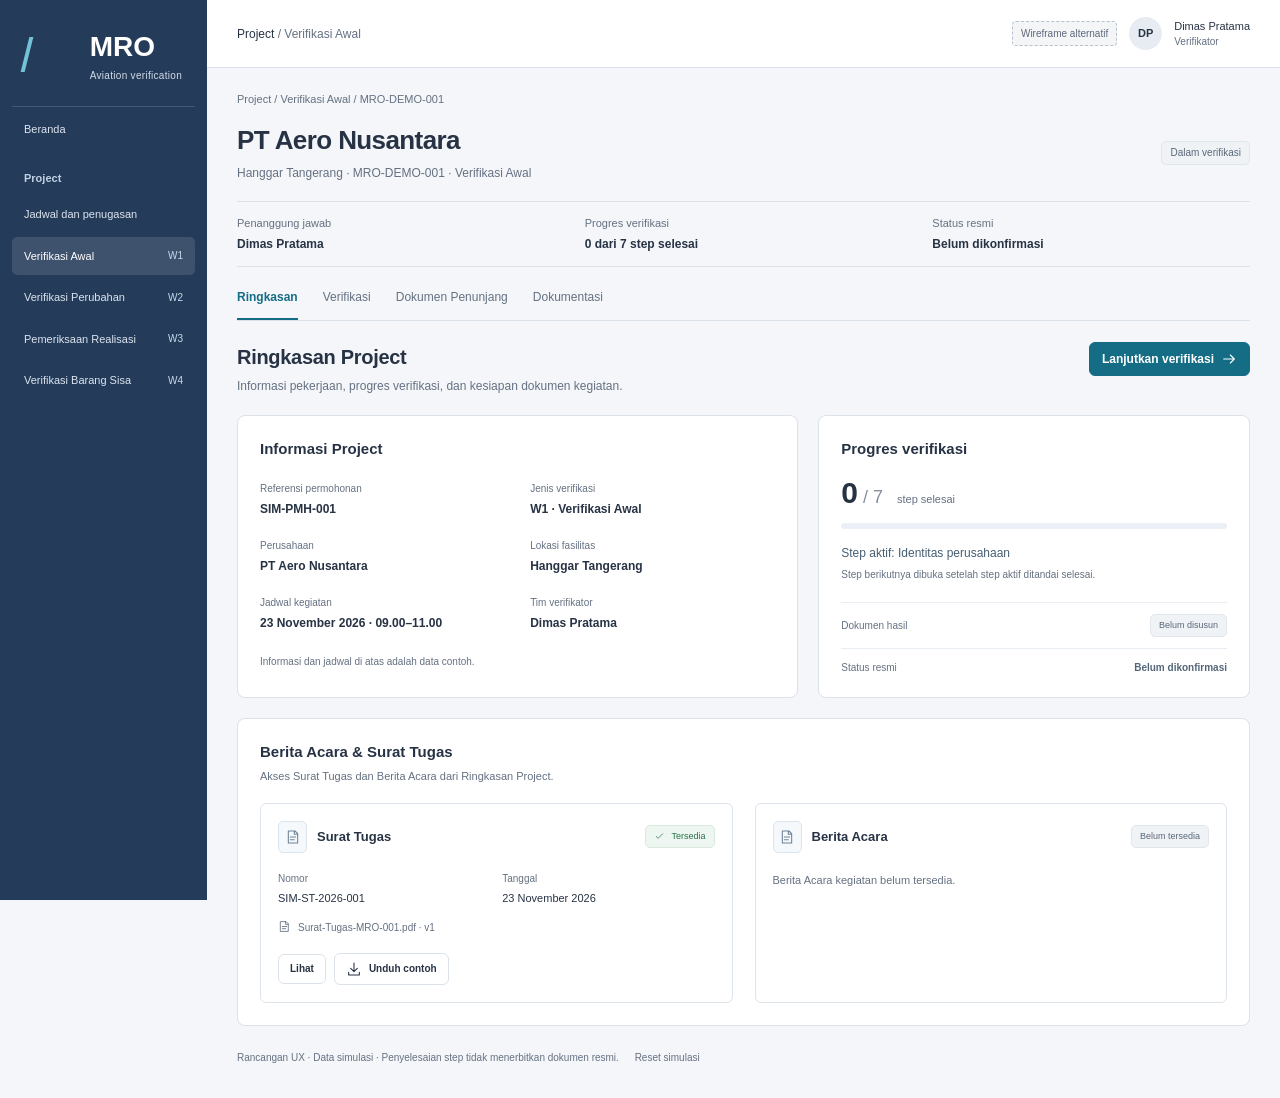
<file: deliverables/WIREFRAME-VERIFIKASI-BERTAHAP.html>
<!doctype html>
<html lang="id"><head><meta charset="utf-8"><meta name="viewport" content="width=device-width,initial-scale=1"><title>Detail Project · Verifikasi Bertahap</title><style>
:root{--ink:#273344;--muted:#657182;--line:#dce2e9;--bg:#f4f6f9;--paper:#fff;--accent:#146d85;--soft:#eaf5f8;--nav:#253b5a;--green:#28734d;--amber:#8c611d;--danger:#a33b3b;font-family:'Segoe UI',Arial,sans-serif;color:var(--ink);font-size:14px;line-height:1.5}
*{box-sizing:border-box}body{margin:0;background:var(--bg)}button,input,select,textarea{font:inherit}button,a,input,select,textarea{outline-offset:3px}button:focus-visible,a:focus-visible{outline:2px solid var(--accent)}button{cursor:pointer;color:var(--ink);background:white;border:1px solid var(--line);border-radius:6px;padding:8px 12px;font-size:12px;font-weight:600;display:inline-flex;align-items:center;justify-content:center;gap:7px;line-height:1.4}button:hover{background:#f0f5f8;border-color:#a2b7c5}button:disabled{opacity:.4;cursor:not-allowed}.primary{background:var(--accent);border-color:var(--accent);color:white}.primary:hover{background:#0c5368;color:white}.quiet{background:none;border-color:transparent;color:var(--muted)}.quiet:hover{border-color:var(--line)}a{color:var(--accent);text-decoration:none}h1,h2,h3,h4,p{margin:0}h1{font-size:26px;letter-spacing:-.6px;line-height:1.3;font-weight:650}h2{font-size:19px;font-weight:650;letter-spacing:-.3px}h3{font-size:15px;font-weight:650}h4{font-size:13px;font-weight:650}.muted{color:var(--muted)}small{font-size:11px}.icon{width:16px;height:16px;flex-shrink:0;fill:none;stroke:currentColor;stroke-width:1.6;stroke-linecap:round;stroke-linejoin:round}.icon-button{width:32px;height:32px;padding:7px;background:none}.app-nav{position:fixed;top:0;bottom:0;left:0;width:207px;background:var(--nav);color:#fff;padding:0 12px;overflow:auto}.brand{display:flex!important;align-items:center;gap:13px;padding:23px 13px!important;margin-bottom:20px;font-size:28px!important;font-weight:750;color:white!important;border-bottom:1px solid #ffffff25;border-radius:0!important}.brand small{display:block;font-size:10px;font-weight:400;letter-spacing:.3px;color:#d2dce8}.brand-mark{width:4px;height:35px;transform:skew(-14deg);background:#72c3d7}.app-nav>a{display:flex;align-items:center;justify-content:space-between;color:#dce5ef;padding:11px 12px;margin:3px 0;border-radius:5px;font-size:11px}.app-nav>a:hover{background:#ffffff10}.app-nav>a.active{background:#ffffff1d;color:white}.app-nav>a span{font-size:10px;color:#c9d9eb}.app-nav-heading{padding:18px 12px 6px;font-size:11px;color:#c2d2e5;font-weight:650}.app-page{margin-left:207px}.app-top{height:68px;padding:0 30px;background:white;border-bottom:1px solid var(--line);display:flex;align-items:center;justify-content:space-between;font-size:12px}.app-top>div{display:flex;align-items:center;gap:12px}.design-label{font-size:10px;color:#5e697b;background:#f4f5f7;padding:4px 8px;border:1px dashed #b7c0cd;border-radius:4px}.avatar{border-radius:50%;display:grid;place-items:center;width:33px;height:33px;background:#e7ecf2;font-size:11px;font-weight:650}.user-name{font-size:11px}.user-name small{display:block;color:var(--muted);font-size:10px}.overview{padding:25px 30px 30px;max-width:1550px;margin:auto}.breadcrumb{font-size:11px;color:var(--muted);margin-bottom:16px}.project-head{display:flex;justify-content:space-between;gap:20px;align-items:center}.project-head p{font-size:12px;color:var(--muted);margin-top:7px}.tag{font-size:10px;display:inline-flex;align-items:center;gap:6px;color:#596779;background:#f0f3f6;border:1px solid #e1e6ec;border-radius:5px;padding:4px 8px;white-space:nowrap;line-height:1.4}.tag.good{color:var(--green);background:#edf6f0;border-color:#d9eadd}.tag.warn{color:var(--amber);background:#fcf6ea;border-color:#efe3c9}.tag.info{color:var(--accent);background:var(--soft);border-color:#d3e8ee}.tag.danger{color:var(--danger);background:#fdf0f0;border-color:#eed4d4}.project-meta{display:flex;gap:30px;flex-wrap:wrap;border-top:1px solid var(--line);border-bottom:1px solid var(--line);padding:17px 0;margin:22px 0 15px}.project-meta>div{flex:1;min-width:160px}.project-meta span{display:block;color:var(--muted);font-size:11px}.project-meta b{font-size:12px;font-weight:550;margin-top:3px;display:block}.project-tabs{display:flex;gap:25px;border-bottom:1px solid var(--line);overflow:auto;margin-bottom:25px}.project-tabs button{border:0;border-bottom:2px solid transparent;border-radius:0;padding:12px 0;color:var(--muted);background:none;font-size:12px;white-space:nowrap;font-weight:500}.project-tabs button.active{color:var(--accent);border-bottom-color:var(--accent);font-weight:650}.overview-head{display:flex;align-items:flex-start;justify-content:space-between;gap:20px;margin-bottom:18px}.overview-head p{font-size:12px;color:var(--muted);margin-top:5px}.overview-head button{flex-shrink:0}.overview-grid{display:grid;grid-template-columns:minmax(0,1fr) 250px;gap:22px;align-items:start}.timeline-panel,.next-panel,.secondary-panel{background:white;border:1px solid var(--line);border-radius:9px}.timeline-top{padding:18px 21px;border-bottom:1px solid var(--line);display:flex;justify-content:space-between;align-items:center;gap:15px;font-size:12px}.timeline-top>span{color:var(--muted);font-size:11px}.timeline{list-style:none;padding:20px 23px 4px 30px;margin:0}.timeline li{position:relative;padding:0 0 22px 22px;border-left:1px solid #dce2e9}.timeline li:last-child{border-color:transparent}.timeline li:before{content:'';height:9px;width:9px;border-radius:50%;position:absolute;left:-5px;top:9px;background:#a0aab8;box-shadow:0 0 0 4px #f1f3f6}.timeline li.complete:before{background:#5e9477;box-shadow:0 0 0 4px #edf5f0}.timeline li.clarify:before{background:#b69455;box-shadow:0 0 0 4px #fbf5e9}.timeline-item-head{display:flex;justify-content:space-between;gap:14px;align-items:flex-start}.timeline-item-head h4{margin-bottom:6px;font-weight:600}.timeline-item-head>div:last-child{display:flex;align-items:center;gap:13px;flex-shrink:0}.timeline-item-head button{font-size:11px;padding:5px 10px;color:var(--accent)}.timeline-item-meta{font-size:11px;color:var(--muted);display:flex;gap:12px;align-items:center;flex-wrap:wrap}.timeline-item-meta .finding-count{color:var(--amber)}.next-panel{padding:20px}.next-panel>h3{margin-bottom:13px}.next-panel h4{margin:12px 0 7px}.next-panel p{font-size:12px;color:var(--muted);line-height:1.7}.next-panel button{margin-top:16px;width:100%}.next-panel hr{border:0;border-top:1px solid var(--line);margin:20px 0 15px}.mini-stat{display:flex;justify-content:space-between;font-size:11px;margin:10px 0;color:var(--muted)}.mini-stat b{color:var(--ink);font-weight:600}.design-foot{font-size:10px;color:var(--muted);margin-top:22px}.secondary-panel{padding:24px}.secondary-panel>p{font-size:12px;margin:10px 0 16px;color:var(--muted);max-width:75ch}.summary-cells{display:grid;grid-template-columns:1fr 1fr;gap:20px}.summary-cells dt{font-size:11px;color:var(--muted)}.summary-cells dd{margin:4px 0 0;font-size:12px}.empty-state{padding:30px;text-align:center;color:var(--muted);font-size:12px}
body:has(#workbench[open]){overflow:hidden}#workbench{padding:0;width:calc(100% - 28px);max-width:1680px;height:calc(100dvh - 28px);max-height:none;border:1px solid #bcc6d1;border-radius:9px;background:var(--paper);color:var(--ink);overflow:hidden;box-shadow:0 20px 80px #17283b40}#workbench[open]{display:flex;flex-direction:column}#workbench::backdrop{background:#1d293f85}.work-header{flex-shrink:0;display:flex;align-items:center;justify-content:space-between;gap:20px;padding:15px 20px;border-bottom:1px solid var(--line);background:#fbfcfd;min-height:77px}.work-project{font-size:11px;color:#526173;display:block;margin-bottom:3px}.work-project span{color:#707c8d}.work-header h2{font-size:18px}.work-header-actions{display:flex;align-items:center;gap:18px}.local-indicator{color:var(--muted);font-size:10px}.work-body{flex:1;min-height:0;display:grid;grid-template-columns:196px minmax(0,1fr)}.group-nav{border-right:1px solid var(--line);background:#fafbfd;padding:19px 10px;overflow:auto}.group-nav-title{font-size:12px;font-weight:650;padding:0 10px 5px}.group-nav-sub{font-size:10px;color:var(--muted);padding:0 10px 17px}.group-nav button{display:flex;align-items:flex-start;width:100%;text-align:left;justify-content:flex-start;gap:9px;background:none;border:1px solid transparent;padding:12px 9px;margin:4px 0;border-radius:5px;line-height:1.4;font-size:11px;font-weight:500}.group-nav button.active{background:#edf4f7;border-color:#d7e5ec;color:#195c73}.nav-dot{height:7px;width:7px;border-radius:50%;background:#a4adba;flex-shrink:0;margin-top:5px}.nav-dot.good{background:#5e9477}.nav-dot.warn{background:#b69455}.group-nav button b{display:block;font-weight:600}.group-nav button small{display:block;font-size:10px;margin-top:4px;color:var(--muted)}.nav-legend{padding:16px 10px 0;font-size:10px;color:var(--muted);line-height:1.7}.group-stage{display:flex;flex-direction:column;min-height:0;min-width:0}.group-stage-head{padding:18px 21px 0;flex-shrink:0}.group-heading{display:flex;align-items:flex-start;justify-content:space-between;gap:12px}.group-heading h3{font-size:18px;letter-spacing:-.25px}.group-heading p{color:var(--muted);font-size:11px;margin-top:5px}.group-counter{color:var(--muted);font-size:10px;white-space:nowrap;padding-top:5px}.work-tabs{display:flex;gap:22px;border-bottom:1px solid var(--line);margin-top:14px}.work-tabs button{background:none;border:0;border-radius:0;border-bottom:2px solid transparent;padding:10px 0;font-size:11px;color:var(--muted);white-space:nowrap}.work-tabs button.active{color:var(--accent);border-bottom-color:var(--accent);font-weight:650}.mobile-group-select{display:none}.stage-content{flex:1;overflow:auto;min-height:0;min-width:0}.inspection-grid{display:grid;grid-template-columns:minmax(0,1fr) 312px;min-height:100%;align-items:stretch}.data-area{padding:20px;min-width:0}.work-toolbar{display:flex;align-items:center;justify-content:space-between;flex-wrap:wrap;gap:9px;margin-bottom:15px}.work-toolbar>div{display:flex;gap:7px;align-items:center}.work-toolbar button{font-size:10px;padding:7px 9px}.search{position:relative;display:block;min-width:135px;flex:1}.search .icon{position:absolute;top:10px;left:10px;width:13px;height:13px;color:var(--muted)}.search input{width:100%;padding:8px 9px 8px 30px;font-size:11px;border-radius:5px}.work-toolbar select{width:147px;font-size:10px;padding:8px 8px}.filter-line{display:flex;align-items:center;justify-content:space-between;gap:10px;flex-wrap:wrap;margin-bottom:14px}.table-count{font-size:10px;color:var(--muted)}.work-table-wrap{overflow:auto;border:1px solid var(--line);border-radius:6px;max-height:calc(100dvh - 340px);min-height:170px;scrollbar-width:thin;scrollbar-color:#adb8c5 #f2f4f7}.work-table{width:100%;border-collapse:separate;border-spacing:0;font-size:11px;min-width:530px}.work-table th{font-size:10px;font-weight:600;text-align:left;background:#edf0f5;color:#4d5b6c;padding:12px 10px;border-bottom:1px solid #d5dde7;white-space:nowrap;position:sticky;top:0;z-index:1}.work-table td{padding:13px 10px;border-bottom:1px solid #e7ebf0;vertical-align:top}.work-table tr:last-child td{border-bottom:0}.work-table .selected td{background:#edf6f9}.work-table tbody tr:hover td{background:#f2f7fa}.work-table td b{font-weight:600;display:block}.work-table small{display:block;color:var(--muted);font-size:10px;margin-top:4px;white-space:nowrap}.row-select{border:0;color:var(--accent);padding:0;justify-content:flex-start;text-align:left;background:none;font-weight:600;font-size:11px}.row-select:hover{background:none;text-decoration:underline}.row-status{font-size:10px;white-space:nowrap}.row-status.good{color:var(--green)}.row-status.warn{color:var(--amber)}.row-status.danger{color:var(--danger)}.row-status.pending{color:var(--muted)}.data-summary{font-size:10px;color:var(--muted);margin-top:13px;display:flex;justify-content:space-between;gap:15px;flex-wrap:wrap}.table-hint{font-size:11px;color:var(--muted);margin:19px 0 0;max-width:65ch;line-height:1.7}.context-panel{padding:19px 18px;border-left:1px solid var(--line);background:#fcfdfe;min-width:0;overflow:auto}.context-panel .context-label{font-size:10px;color:var(--muted);margin-bottom:5px}.context-panel h4{font-size:14px;margin:0 0 4px}.item-meta{font-size:10px;color:var(--muted);margin-bottom:16px}.evidence-title{display:flex;align-items:center;justify-content:space-between;gap:10px;font-size:11px;margin-bottom:10px}.file-reference{display:flex;align-items:center;gap:8px;min-width:0;font-size:10px;color:#5e6a7d;margin-bottom:10px}.file-reference span{overflow-wrap:anywhere}.file-reference .icon{color:#6b8495}.document-preview{background:#fff;border:1px dashed #b5bfcc;padding:13px 15px;font-size:10px;line-height:1.8;color:#4e5d70;position:relative}.document-preview .doc-head{font-size:10px;font-weight:650;text-align:center;border-bottom:1px solid #dbe1e9;padding-bottom:8px;margin-bottom:9px;letter-spacing:.2px}.document-preview dl{margin:0}.document-preview dt{color:#69788b;font-size:9px}.document-preview dd{margin:0 0 7px;font-size:11px;color:#35475d}.document-preview .discrepancy{background:#fcf3e2;padding:2px 5px;color:#80571a;display:inline-block}.document-preview .doc-foot{font-size:9px;border-top:1px solid #e0e5ed;padding-top:7px;color:#7a8595}.evidence-note{font-size:10px;color:#8a6428;background:#faf5eb;border:1px solid #ede1cc;border-radius:4px;padding:9px;margin:10px 0 15px;line-height:1.6}.context-panel label{display:block;font-size:11px;font-weight:600;margin-top:13px;margin-bottom:5px}.context-panel select,.context-panel textarea{width:100%;font-size:11px}.context-panel textarea{min-height:67px;resize:vertical}.save-line{font-size:10px;color:var(--green);margin:8px 0 12px}.inline-finding{border-top:1px solid var(--line);padding-top:12px;margin-top:12px}.inline-finding h4{font-size:12px}.inline-finding .actions{margin-top:9px}.inline-finding button{font-size:10px}.inline-error{font-size:11px;color:var(--danger);margin-top:10px}.context-actions{margin-top:12px;display:flex;justify-content:space-between;gap:8px;flex-wrap:wrap}.context-actions button{font-size:10px;padding:6px 8px}.work-footer{flex-shrink:0;min-height:65px;border-top:1px solid var(--line);padding:12px 18px;display:flex;align-items:center;justify-content:space-between;gap:14px;background:white}.work-footer>div{display:flex;gap:8px;align-items:center}.footer-status{font-size:10px;color:var(--muted)}.footer-status strong{font-weight:600;color:var(--green)}.work-footer button{font-size:11px;padding:8px 12px}.mobile-only{display:none}.work-notice{font-size:11px;padding:10px 16px;background:#faf5eb;border-bottom:1px solid #ede1cc;color:#815e27}.tab-page{padding:22px;max-width:1200px}.tab-page>p{font-size:12px;color:var(--muted);margin:7px 0 20px;max-width:72ch}.document-row{padding:16px 0;border-bottom:1px solid var(--line);display:flex;align-items:center;justify-content:space-between;gap:14px}.document-row h4{font-size:12px}.document-row p{font-size:10px;color:var(--muted);margin-top:4px}.document-row button{font-size:10px}.finding{border:1px solid var(--line);border-radius:6px;padding:16px;margin-top:14px}.finding h4{margin:10px 0 6px}.finding p{font-size:12px;color:var(--muted)}.finding small{display:block;margin-top:9px;color:var(--muted)}.not-applicable{background:#fafbfd;border:1px solid var(--line);border-radius:6px;padding:17px;margin-top:15px}.not-applicable label{font-size:12px;display:flex;align-items:center;gap:9px}.not-applicable input{width:16px;height:16px}.not-applicable textarea{width:100%;font-size:12px;min-height:75px;margin-top:12px}
input,select,textarea{border:1px solid #cbd4df;border-radius:5px;background:white;color:var(--ink);padding:9px 10px}input::placeholder,textarea::placeholder{color:#727e8e;font-weight:400}input:focus,select:focus,textarea:focus{outline:2px solid #8dbcc9;outline-offset:1px}input[type=file]{font-size:12px;width:100%;padding:12px;background:#fbfcfd}input[type=radio]{width:15px;height:15px;accent-color:var(--accent)}.actions{display:flex;gap:8px;align-items:center;flex-wrap:wrap}.flow-page{padding:22px 27px;max-width:1100px;margin:auto}.flow-page>p{font-size:12px;color:var(--muted);margin:8px 0 21px;max-width:76ch}.flow-steps{display:flex;gap:0;border-bottom:1px solid var(--line);margin:0 0 27px;padding:0;list-style:none}.flow-steps li{font-size:11px;flex:1;color:var(--muted);padding:12px 0;border-bottom:2px solid transparent}.flow-steps li.active{border-color:var(--accent);color:var(--accent);font-weight:650}.import-upload{padding:24px;border:1px dashed #aebac9;background:#fbfcfd;border-radius:6px}.import-upload label{display:block;margin:0 0 12px;font-size:12px;font-weight:600}.import-upload p{font-size:11px;color:var(--muted);margin-top:10px;line-height:1.7}.import-upload button{margin-top:15px}.flow-mode{margin:23px 0}.flow-mode>label{font-size:12px;font-weight:600;display:block;margin-bottom:9px}.flow-mode .radio{font-size:12px;display:flex;align-items:center;gap:9px;font-weight:400;margin:10px 0}.flow-warning{background:#faf5eb;border:1px solid #ede1cc;border-radius:5px;padding:11px 14px;font-size:11px;color:#815e27;margin:14px 0}.flow-meta{display:flex;gap:20px;margin:16px 0 18px;flex-wrap:wrap}.flow-meta>div{font-size:11px;padding-right:20px;border-right:1px solid var(--line)}.flow-meta b{font-size:18px;display:block;font-weight:650}.flow-meta small{color:var(--muted)}.flow-preview .work-table{min-width:650px}.flow-preview{overflow:auto;border:1px solid var(--line);border-radius:5px}.flow-complete{padding:28px 0 20px}.flow-complete h3{font-size:22px;margin-bottom:10px}.flow-complete p{font-size:12px;color:var(--muted);max-width:70ch;margin:8px 0}.flow-actions{display:flex;justify-content:space-between;gap:15px;margin-top:25px}.flow-actions>div{display:flex;gap:8px}.flow-actions button{font-size:11px}#toast{position:fixed;bottom:18px;left:50%;transform:translateX(-50%);z-index:10}#toast:not(:empty){padding:11px 18px;background:#263a4e;color:white;border-radius:6px;font-size:12px;box-shadow:0 6px 24px #10263a22}.sr-only{position:absolute;clip:rect(0,0,0,0);width:1px;height:1px;overflow:hidden}
@media(max-width:1180px){.overview-grid{grid-template-columns:1fr}.next-panel{display:none}.timeline-item-head h4{font-size:13px}.group-nav{padding-left:6px;padding-right:6px}.work-body{grid-template-columns:174px minmax(0,1fr)}.inspection-grid{grid-template-columns:minmax(0,1fr) 282px}.data-area{padding:17px}.context-panel{padding:17px 14px}.work-toolbar{align-items:stretch}.work-toolbar>div{flex-wrap:wrap}.local-indicator{display:none}.work-footer{gap:8px}.work-footer button{font-size:10px;padding:8px 9px}}
@media(max-width:950px){.app-nav{width:170px;padding:0 8px}.app-page{margin-left:170px}.app-nav>a{font-size:10px}.overview{padding:23px 22px}.app-top{padding:0 22px}.user-name{display:none}.work-body{grid-template-columns:1fr}.group-nav{display:none}.mobile-group-select{display:flex;align-items:center;gap:9px;margin-bottom:14px}.mobile-group-select label{font-size:10px;color:var(--muted)}.mobile-group-select select{font-size:11px;flex:1;max-width:400px;padding:8px}.inspection-grid{grid-template-columns:minmax(0,1fr) 300px}.work-footer .footer-nav{display:none}.work-table-wrap{max-height:calc(100dvh - 390px)}}
@media(max-width:700px){.app-nav{display:none}.app-page{margin-left:0}.app-top{height:58px;padding:0 16px}.app-top>span{font-size:10px}.design-label{font-size:9px}.app-top>div{gap:8px}.avatar{width:28px;height:28px;font-size:10px}.overview{padding:21px 16px}.breadcrumb{font-size:10px}.project-head{align-items:flex-start;flex-direction:column;gap:10px}.project-head h1{font-size:23px}.project-head p{font-size:11px}.project-meta{gap:15px;margin-top:18px;padding:14px 0}.project-meta>div{min-width:120px}.project-meta span{font-size:10px}.project-meta b{font-size:11px}.project-tabs{gap:20px}.project-tabs button{font-size:11px}.overview-head{flex-direction:column;gap:13px}.overview-head h2{font-size:18px}.overview-head p{font-size:11px}.timeline-top{font-size:11px;padding:16px}.timeline-top>span{font-size:10px}.timeline{padding:20px 15px 4px 24px}.timeline li{padding-left:19px;padding-bottom:25px}.timeline-item-head{gap:8px}.timeline-item-head h4{font-size:12px}.timeline-item-head>div:last-child{flex-direction:column;align-items:flex-end;gap:7px}.timeline-item-head .tag{font-size:9px;padding:2px 5px}.timeline-item-head button{font-size:10px;padding:4px 8px}.timeline-item-meta{gap:5px;font-size:10px;max-width:180px}.design-foot{font-size:9px}.summary-cells{grid-template-columns:1fr}.project-tabs{margin-bottom:22px}#workbench{width:100%;height:100dvh;border:0;border-radius:0;margin:0;max-width:none}.work-header{padding:12px 15px;min-height:69px}.work-project{font-size:10px}.work-project span{display:block;font-size:9px}.work-header h2{font-size:16px}.work-header-actions{gap:0}.group-stage-head{padding:14px 15px 0}.mobile-group-select{margin-bottom:12px}.mobile-group-select select{min-width:0;font-size:10px}.group-heading h3{font-size:16px}.group-heading p{font-size:10px;line-height:1.7}.group-counter{display:none}.work-tabs{gap:21px;margin-top:7px}.work-tabs button{font-size:11px}.mobile-only{display:inline-flex}.work-tabs .desktop-only{display:none}.inspection-grid{display:block}.data-area{padding:16px 15px}.context-panel{display:none}.inspection-grid.show-evidence .data-area{display:none}.inspection-grid.show-evidence .context-panel{display:block;border:0;padding:16px 20px;max-width:560px;margin:auto}.context-panel h4{font-size:16px}.document-preview{padding:18px;font-size:11px}.document-preview dd{font-size:12px}.work-table-wrap{max-height:calc(100dvh - 420px)}.work-toolbar{display:block}.work-toolbar>div{gap:6px}.work-toolbar>div+div{margin-top:11px;justify-content:flex-end}.work-toolbar button{font-size:10px}.work-toolbar select{font-size:10px;width:145px}.filter-line{margin-top:12px}.table-hint{font-size:11px}.work-table{font-size:11px;min-width:520px}.work-table th{font-size:10px}.work-footer{padding:11px 14px;min-height:86px;flex-wrap:wrap;gap:8px}.work-footer>.footer-status{width:100%;font-size:9px}.work-footer>.footer-actions{width:100%;justify-content:space-between}.work-footer button{font-size:10px}.context-panel label{font-size:12px}.context-panel select,.context-panel textarea{font-size:12px}.tab-page{padding:18px 15px}.document-row{align-items:flex-start}.document-row h4{font-size:11px}.document-row button{font-size:10px}.flow-page{padding:18px 16px}.flow-page h3{font-size:17px}.flow-page>p{font-size:11px}.flow-steps li{font-size:10px}.import-upload{padding:17px}.import-upload label{font-size:11px}.flow-meta{gap:15px}.flow-meta>div{padding-right:15px}.flow-actions{flex-wrap:wrap;gap:10px}.flow-actions button{font-size:10px}.flow-complete h3{font-size:21px}.work-notice{font-size:10px}.not-applicable{padding:14px}.not-applicable label{font-size:11px}}
.brand>span:last-child{font-size:28px;color:white}.brand>span:last-child small{font-size:10px}.inspection-grid{height:100%;min-height:0}.data-area{overflow:hidden;display:flex;flex-direction:column;min-height:0}.data-area .work-toolbar,.data-area .filter-line,.data-area .table-hint{flex-shrink:0}#data-table{display:flex;flex-direction:column;flex:1;min-height:0}#data-table .work-table-wrap{flex:1;max-height:none;min-height:90px}#data-table .data-summary{flex-shrink:0}.context-panel{overflow:auto}.document-preview{padding:10px 12px;line-height:1.45;overflow:visible}.document-preview .doc-head{padding-bottom:6px;margin-bottom:8px}.document-preview dl{display:grid;grid-template-columns:1fr 1fr;gap:6px 10px;align-items:start}.document-preview dd{margin:0;font-size:10px}.document-preview .doc-foot{padding-top:5px;margin-top:8px}.context-panel .context-label{font-size:9px}.item-meta{margin-bottom:11px}.evidence-note{font-size:10px;margin-bottom:11px;padding:7px}.design-foot button{font-size:10px;font-weight:400;padding:2px 6px;margin-left:6px}
@media(max-width:700px){.inspection-grid{height:auto;min-height:100%}.data-area{display:block;overflow:visible}#data-table{display:block}#data-table .work-table-wrap{max-height:calc(100dvh - 420px);min-height:170px}.context-panel{overflow:visible}.document-preview{max-height:none;padding:16px;line-height:1.7}.document-preview dl{display:block}.document-preview dd{font-size:12px;margin-bottom:7px}.design-foot button{margin:8px 0 0;display:flex}}
@media print{.app-nav,.app-top,.project-tabs,.overview-head button,.timeline-item-head button,#toast{display:none}.app-page{margin:0}.overview{padding:0}.timeline li{break-inside:avoid}.design-foot{color:#333}#workbench[open]{position:static;height:auto;overflow:visible}.work-body{display:block}.group-nav,.work-footer{display:none}.stage-content{overflow:visible}.inspection-grid{grid-template-columns:1fr;height:auto}.context-panel{border:0}.work-table-wrap{max-height:none}.app-page:has(~#workbench[open]){display:none}}

</style><style>
.sequential-overview{padding-top:23px}.project-meta{margin-top:19px;margin-bottom:10px;padding:13px 0}.project-tabs{margin-bottom:21px}.verification-head{display:flex;align-items:flex-start;justify-content:space-between;gap:20px;margin-bottom:17px}.verification-head p{font-size:11px;color:var(--muted);margin-top:5px}.verification-count{font-size:11px;color:var(--muted);padding-top:5px;white-space:nowrap}.step-layout{display:grid;grid-template-columns:211px minmax(0,1fr);border:1px solid var(--line);border-radius:9px;background:#fff;overflow:hidden;align-items:stretch}.step-rail{padding:20px 12px;background:#fafbfd;border-right:1px solid var(--line)}.step-rail-title{font-size:12px;font-weight:650;margin:0 9px 4px}.step-rail-note{font-size:10px;color:var(--muted);margin:0 9px 19px;line-height:1.6}.step-list{list-style:none;padding:0;margin:0}.step-list li{position:relative;margin:0;padding:0 0 8px}.step-list li:after{content:'';position:absolute;left:22px;top:42px;height:calc(100% - 23px);width:1px;background:#dce3eb;pointer-events:none}.step-list li:last-child:after{display:none}.step-list button{display:flex;gap:10px;align-items:flex-start;text-align:left;padding:11px 8px;width:100%;justify-content:flex-start;border:1px solid transparent;background:transparent;line-height:1.45;position:relative}.step-list button.selected{background:#eaf4f8;border-color:#cee2eb}.step-list button:disabled{opacity:1;cursor:not-allowed;color:#7a8596}.step-list button:disabled:hover{background:transparent;border-color:transparent}.step-number{border:1px solid #c6d0dd;color:#65768b;border-radius:50%;width:25px;height:25px;display:grid;place-items:center;flex-shrink:0;background:#fff;font-size:11px;position:relative;z-index:1}.step-list .done .step-number{border-color:#b6d6c3;background:#eaf5ee;color:#25764b}.step-list .active-step .step-number{color:#fff;background:#146d85;border-color:#146d85}.step-number .icon{width:12px;height:12px}.step-label{font-size:11px;font-weight:600;display:block;margin-top:2px}.step-status{font-size:10px;color:var(--muted);font-weight:400;display:block;margin-top:4px}.step-list .active-step .step-status{color:#146d85}.step-list .done .step-status{color:#28734d}.step-rule{font-size:10px;padding:16px 9px 0;color:var(--muted);border-top:1px solid var(--line);margin-top:8px;line-height:1.7}.step-main{min-width:0;display:flex;flex-direction:column}.step-head{padding:22px 23px 15px;display:flex;justify-content:space-between;gap:15px;align-items:flex-start;border-bottom:1px solid var(--line)}.step-head h3{font-size:18px;font-weight:650;margin-top:7px;letter-spacing:-.25px}.step-head p{font-size:11px;color:var(--muted);margin-top:5px;max-width:68ch}.step-kicker{font-size:10px;color:var(--muted)}.step-head-state{font-size:10px;white-space:nowrap}.step-head .tag{font-size:10px}.step-content{padding:18px 23px 20px;min-width:0;flex:1}.step-source{display:flex;justify-content:space-between;gap:10px;align-items:center;flex-wrap:wrap;margin-bottom:14px;font-size:10px;color:var(--muted)}.step-source strong{font-weight:600;color:#4d5f74}.step-table-tools{display:flex;gap:10px;align-items:center;justify-content:space-between;margin:0 0 13px;flex-wrap:wrap}.step-table-tools>div{display:flex;gap:7px;flex-wrap:wrap}.step-table-tools .search{max-width:220px;min-width:150px}.step-table-tools input{font-size:11px}.step-table-tools button{font-size:10px;padding:8px 10px}.step-table-wrapper{border:1px solid #d7dfe9;border-radius:6px;max-height:350px;overflow:auto;scrollbar-width:thin;scrollbar-color:#a9b6c5 #f0f3f7}.step-table{width:100%;border-collapse:separate;border-spacing:0;font-size:11px;min-width:560px}.step-table.wide{min-width:900px}.step-table th{background:#2f3d51;color:#fff;text-align:left;font-size:10px;font-weight:600;padding:12px 13px;border-right:1px solid #5b6779;position:sticky;top:0;z-index:1;white-space:nowrap}.step-table td{padding:12px 13px;border-bottom:1px solid #e0e5ed;border-right:1px solid #edf0f5;vertical-align:top;line-height:1.6}.step-table tbody tr:last-child td{border-bottom:0}.step-table tbody tr:nth-child(even){background:#fafcfe}.step-table td:first-child{width:38px;color:#6e7b8f}.step-table th:last-child,.step-table td:last-child{border-right:0}.step-table tfoot td{padding:9px 12px;text-align:right;color:var(--muted);font-size:10px;background:#f9fbfd}.step-table td b{font-weight:600}.step-table-meta{display:flex;justify-content:space-between;gap:12px;font-size:10px;color:var(--muted);margin-top:11px}.step-note{margin-top:21px;padding-top:18px;border-top:1px solid var(--line)}.step-note label{display:block;font-size:12px;font-weight:600;margin-bottom:7px}.step-note textarea{width:100%;font-size:12px;min-height:80px;resize:vertical}.step-note small{display:block;font-size:10px;color:var(--muted);margin-top:7px}.step-note textarea:read-only{background:#f7f9fb;color:#637184}.step-notice{border:1px solid #d1e5ed;border-radius:5px;background:#f1f8fb;padding:11px 13px;font-size:11px;color:#34657a;margin:0 0 15px;line-height:1.6}.step-notice.warn{border-color:#eadfc9;background:#fcf7ec;color:#835f27}.step-footer{display:flex;justify-content:space-between;align-items:center;gap:13px;flex-wrap:wrap;border-top:1px solid var(--line);background:#fafcfd;padding:15px 23px}.step-footer>.actions{gap:9px}.step-footer button{font-size:11px}.step-save{font-size:10px;color:#63788c;line-height:1.7}.step-save b{display:block;font-weight:500;color:#28734d}.next-step-label{display:block;font-size:10px;color:var(--muted);margin-top:4px}.step-reopen{border:1px solid #eadfc9;background:#fcf7ec;color:#835f27;padding:15px 17px;border-radius:6px;margin-bottom:16px;font-size:12px}.step-reopen p{margin:7px 0 13px;font-size:11px;line-height:1.7}.step-reopen button{font-size:11px}.completion-panel{border:1px solid #cfe2d6;background:#f2f8f4;border-radius:6px;padding:17px;margin-bottom:18px;color:#2c6b46}.completion-panel h3{font-size:15px;margin-bottom:6px}.completion-panel p{font-size:11px;margin:0 0 12px}.step-import{padding:0}.step-import .flow-steps{margin-bottom:20px}.step-import h4{font-size:14px}.step-import>p{font-size:11px;color:var(--muted);margin:7px 0 15px;line-height:1.7}.step-import .flow-actions{margin-top:20px}.step-import .import-upload{padding:20px}.step-import .flow-mode{margin:18px 0}.step-import .flow-preview{max-height:330px}.step-import .step-table{min-width:670px}.import-origin{font-size:10px;color:var(--muted);line-height:1.7;margin-top:15px}.mobile-step-picker{display:none}.summary-step{display:flex;justify-content:space-between;align-items:center;border-bottom:1px solid var(--line);padding:13px 0;font-size:12px;gap:15px}.summary-step button{font-size:10px}.step-subtitle{font-size:11px;color:var(--muted);margin:6px 0 15px}.sequential-overview .design-foot{font-size:10px}.sequential-overview #toast{max-width:90%}
@media(max-width:1150px){.step-layout{grid-template-columns:190px minmax(0,1fr)}.step-rail{padding-left:8px;padding-right:8px}.step-head,.step-content{padding-left:18px;padding-right:18px}.step-footer{padding:15px 18px}.step-label{font-size:10px}.step-status{font-size:9px}.step-table-tools{align-items:stretch}.step-table-tools .search{flex:1}.step-head h3{font-size:16px}.step-footer .actions button{font-size:10px;padding:8px 10px}}
@media(max-width:850px){.step-layout{grid-template-columns:1fr}.step-rail{display:none}.mobile-step-picker{display:block;padding:15px 18px;border-bottom:1px solid var(--line);background:#fafbfd}.mobile-step-picker label{font-size:10px;color:var(--muted);display:block;margin-bottom:6px}.mobile-step-picker select{font-size:11px;width:100%;padding:9px 10px}.step-main{display:contents}.step-head{padding-top:18px}.step-table-wrapper{max-height:370px}.step-rule{margin-top:12px}}
@media(max-width:700px){.verification-head{gap:10px}.verification-head h2{font-size:19px}.verification-head p{font-size:11px}.verification-count{font-size:10px}.step-head{padding:17px 15px 14px;gap:10px}.step-head h3{font-size:16px}.step-head p{font-size:10px}.step-head .tag{font-size:9px}.step-content{padding:16px 15px}.step-table-tools{gap:8px}.step-table-tools .search{max-width:none;width:100%;flex-basis:100%}.step-table-tools>div:last-child{width:100%;justify-content:flex-end}.step-table-tools button{font-size:10px}.step-source{line-height:1.7}.step-table{font-size:11px}.step-table th{font-size:10px;padding:10px}.step-table td{padding:11px 10px}.step-table-meta{font-size:9px}.step-note label{font-size:11px}.step-note textarea{font-size:12px}.step-footer{padding:13px 15px}.step-save{font-size:9px;width:100%}.step-footer>.actions{width:100%;justify-content:space-between}.step-footer button{font-size:10px;padding:8px 10px}.step-reopen{padding:13px;font-size:11px}.step-reopen .actions{gap:7px}.step-reopen button{font-size:10px}.step-import .flow-actions>div{flex-wrap:wrap}.verification-head{flex-direction:column;gap:7px}.verification-count{padding:0}.summary-step{font-size:11px}.summary-step .tag{font-size:9px}.step-note{margin-top:18px}}
.summary-heading{display:flex;align-items:flex-start;justify-content:space-between;gap:20px;margin:0 0 20px}.summary-heading h2{font-size:20px}.summary-heading p{font-size:12px;color:var(--muted);margin-top:5px}.summary-heading>button{flex-shrink:0}.project-summary-grid{display:grid;grid-template-columns:1.3fr 1fr;gap:20px;margin-bottom:20px}.summary-section{background:#fff;border:1px solid var(--line);border-radius:8px;padding:22px;margin-bottom:20px}.project-summary-grid>.summary-section{margin-bottom:0}.summary-section h3{font-size:15px;font-weight:650}.project-summary-details{display:grid;grid-template-columns:1fr 1fr;gap:20px 25px;margin:21px 0}.project-summary-details dt,.activity-doc-meta dt,.document-detail-values dt{font-size:10px;color:var(--muted);margin-bottom:4px}.project-summary-details dd{font-size:12px;font-weight:550;margin:0}.summary-caption{font-size:10px;color:var(--muted);line-height:1.7}.summary-progress-value{display:flex;align-items:baseline;gap:14px;margin:15px 0 12px}.summary-progress-value b{font-size:30px;line-height:1.2;font-weight:650}.summary-progress-value b span{font-size:18px;font-weight:400;color:#8691a0}.summary-progress-value>span{font-size:11px;color:var(--muted)}.summary-progress-track{height:6px;border-radius:6px;background:#eaf0f5;overflow:hidden;margin-bottom:15px}.summary-progress-track>span{display:block;background:#5c8c9c;height:100%;border-radius:6px}.progress-section>p{font-size:12px;color:#465e73;margin-bottom:5px}.progress-section>small{color:var(--muted);font-size:10px;display:block;margin-bottom:20px}.summary-status-line{display:flex;justify-content:space-between;align-items:center;gap:10px;border-top:1px solid #e8edf3;padding-top:11px;margin-top:11px;font-size:10px;color:var(--muted)}.summary-status-line b{font-weight:550;color:#536679}.summary-status-line .tag{font-size:9px}.section-title-row{display:flex;align-items:center;justify-content:space-between;gap:15px;margin-bottom:18px}.section-title-row p{font-size:11px;color:var(--muted);margin-top:5px}.section-title-row button{font-size:11px}.activity-doc-grid{display:grid;grid-template-columns:1fr 1fr;gap:22px}.activity-doc{border:1px solid #dde4ec;border-radius:6px;padding:17px;min-width:0;display:flex;flex-direction:column}.activity-doc-title{display:flex;align-items:center;gap:10px;margin-bottom:18px}.activity-doc-title h4{font-size:13px;flex:1;font-weight:600}.activity-doc-title .tag{font-size:9px}.document-symbol{display:grid;place-items:center;width:29px;height:32px;border:1px solid #dce4ed;border-radius:5px;background:#f6f9fc;color:#6e8296}.activity-doc-meta{display:grid;grid-template-columns:1fr 1fr;gap:12px;margin:0 0 14px}.activity-doc-meta dd{font-size:11px;margin:0;overflow-wrap:anywhere}.activity-doc-file{display:flex;align-items:flex-start;gap:7px;font-size:10px;color:var(--muted);margin:0 0 18px;overflow-wrap:anywhere}.activity-doc-file .icon{width:13px;height:13px}.activity-doc .actions{margin-top:auto}.activity-doc button{font-size:10px;padding:7px 11px}.activity-doc-empty{font-size:11px;color:var(--muted);line-height:1.7;min-height:65px;margin:0 0 18px}.summary-note{display:flex;justify-content:space-between;align-items:flex-start;gap:20px;padding:14px 0;border-top:1px solid #e7edf3}.summary-note h4{font-size:12px}.summary-note p{font-size:12px;color:var(--muted);margin-top:6px;white-space:pre-wrap;overflow-wrap:anywhere}.summary-note button{font-size:10px;flex-shrink:0}.summary-empty-note{font-size:11px;color:var(--muted);padding:4px 0 0}.documents-toolbar{display:flex;align-items:center;gap:12px;flex-wrap:wrap;margin:0 0 18px}.documents-toolbar .search{max-width:340px}.documents-toolbar input{font-size:11px;min-width:240px}.documents-toolbar label{margin:0}.documents-toolbar select{font-size:11px;width:185px;padding:8px 10px}.documents-total{font-size:10px;color:var(--muted);margin-left:auto}.documents-layout{display:grid;grid-template-columns:minmax(0,1fr);gap:20px;align-items:start}.documents-layout.with-detail{grid-template-columns:minmax(0,1fr) 320px}.documents-table-section{min-width:0}.documents-table-scroll{overflow:auto;border:1px solid var(--line);border-radius:7px;scrollbar-width:thin;scrollbar-color:#a8b5c5 #f1f4f8;background:white}.documents-table{border-collapse:separate;border-spacing:0;font-size:11px;min-width:810px;width:100%;background:white}.documents-table th{font-size:10px;background:#2f3d51;color:white;text-align:left;padding:13px 14px;font-weight:550;white-space:nowrap}.documents-table td{padding:15px 14px;vertical-align:top;border-bottom:1px solid #e3e9f0}.documents-table tr:last-child td{border-bottom:0}.documents-table tbody tr.selected{background:#edf6fa}.documents-table td b{display:block;font-size:11px;font-weight:600}.documents-table small{font-size:10px;color:var(--muted);display:block;margin-top:6px;overflow-wrap:anywhere;max-width:240px}.documents-table .tag{font-size:9px}.doc-row-actions{display:flex;gap:5px}.doc-row-actions button{font-size:10px;padding:5px 9px;white-space:nowrap}.documents-list-count{font-size:10px;color:var(--muted);margin:12px 0 17px}.document-detail{border:1px solid var(--line);border-radius:7px;background:#fff;padding:18px;min-width:0}.document-detail-head{display:flex;align-items:flex-start;justify-content:space-between;gap:10px;margin-bottom:13px}.document-detail-head h3{font-size:14px}.document-detail-head button{font-size:10px;padding:2px 4px}.document-detail-meta{display:flex;gap:10px;align-items:center;font-size:10px;color:var(--muted);margin-bottom:17px}.document-detail-meta .tag{font-size:9px}.document-detail-values{margin:0 0 18px;display:grid;gap:11px}.document-detail-values dd{margin:0;font-size:11px;overflow-wrap:anywhere}.document-paper{border:1px dashed #bcc8d6;padding:16px 13px;background:white;color:#4a5b70}.document-paper-label{font-size:9px;color:#758599;margin-bottom:13px}.document-paper h4{text-align:center;font-size:14px;font-weight:650;text-transform:uppercase;margin-bottom:4px}.document-paper-number{font-size:9px;text-align:center;margin-bottom:17px;color:var(--muted)}.document-paper dl{margin:0 0 15px}.document-paper dl>div{margin-bottom:8px}.document-paper dt{font-size:9px;color:var(--muted)}.document-paper dd{font-size:10px;margin:2px 0 0}.document-paper>p:not([class]){font-size:10px;line-height:1.8}.document-paper-foot{font-size:9px;color:#6d7b8d;border-top:1px solid #e0e7ef;margin-top:20px;padding-top:9px}.document-detail-actions{margin-top:18px}.document-detail-actions button{font-size:10px}.document-metadata-note{font-size:11px;color:#6c7789;line-height:1.7;border:1px solid #dce7f0;background:#f6f9fc;border-radius:5px;padding:10px;margin-bottom:14px}.document-detail-note{font-size:11px;white-space:pre-wrap;color:var(--muted);margin-bottom:15px}.document-form label{display:block;font-size:11px;font-weight:600;margin:14px 0 6px}.document-form input,.document-form select,.document-form textarea{width:100%;font-size:11px}.document-form input[type=file]{font-size:10px;overflow:hidden}.document-form textarea{min-height:76px;resize:vertical}.document-form-help{font-size:10px;color:var(--muted);margin-top:8px;line-height:1.7}.document-form .quiet{font-size:10px;padding:4px 0;justify-content:flex-start;color:var(--accent)}.document-file-label{font-size:10px;color:var(--muted);margin-top:7px;overflow-wrap:anywhere}
@media(max-width:1150px){.documents-layout.with-detail{grid-template-columns:1fr}.document-detail{max-width:none}.document-paper{max-width:520px}.document-detail-values{grid-template-columns:1fr 1fr}.document-form{display:grid;grid-template-columns:1fr 1fr;gap:0 15px}.document-form>*{grid-column:1/-1}.activity-doc-title{flex-wrap:wrap}.activity-doc-title>.tag{margin-left:39px}.activity-doc-meta{grid-template-columns:1fr}.summary-section{padding:19px}.project-summary-grid{grid-template-columns:1.15fr 1fr}}
@media(max-width:850px){.project-summary-grid{grid-template-columns:1fr}.activity-doc-title>.tag{margin-left:0}.activity-doc-meta{grid-template-columns:1fr 1fr}.summary-heading{align-items:flex-start}.summary-heading h2{font-size:19px}.summary-heading p{font-size:11px}}
@media(max-width:700px){.summary-heading{flex-direction:column;gap:13px}.summary-section{padding:17px}.project-summary-details{grid-template-columns:1fr;gap:17px}.project-summary-details dd{font-size:12px}.project-summary-grid{gap:16px;margin-bottom:16px}.summary-section{margin-bottom:16px}.activity-doc-grid{grid-template-columns:1fr;gap:14px}.activity-doc-title{flex-wrap:nowrap}.activity-doc-title h4{font-size:12px}.activity-doc-title>.tag{font-size:8px}.section-title-row{flex-direction:column;align-items:flex-start;gap:9px}.section-title-row .quiet{padding-left:0}.activity-doc-meta{grid-template-columns:1fr 1fr}.activity-doc-empty{min-height:45px}.activity-doc{padding:15px}.documents-toolbar{align-items:stretch;gap:9px}.documents-toolbar .search{width:100%;max-width:none;flex-basis:100%}.documents-toolbar input{min-width:0}.documents-toolbar select{width:190px;font-size:10px}.documents-total{font-size:9px;align-self:center}.documents-table{min-width:780px}.documents-layout{gap:16px}.document-detail{padding:17px}.document-detail-values{grid-template-columns:1fr}.document-form input,.document-form select,.document-form textarea{font-size:12px}.summary-note{flex-direction:column;gap:10px}.project-tabs{gap:24px}.project-tabs button{font-size:11px}}
.document-category-hint{display:flex;gap:10px;align-items:center;padding:13px 15px;border:1px solid #dce7f5;background:#f6f9fd;border-radius:7px;margin-bottom:18px;color:#5c718d;font-size:11px}.document-category-hint>.icon{width:15px;height:15px;flex-shrink:0}.document-category-grid{display:grid;grid-template-columns:repeat(2,minmax(0,1fr));gap:18px}.document-category-card{display:flex;flex-direction:column;align-items:flex-start;justify-content:flex-start;text-align:left;gap:0;min-height:166px;border:1px solid #d9e5f5;border-radius:10px;background:#fff;padding:19px 17px;font-weight:400;box-shadow:none}.document-category-card:hover{border-color:#9cbcd8;background:#fbfdff}.category-card-title{display:flex;align-items:center;gap:8px;width:100%;font-size:12px;color:#5b6a82;margin-bottom:12px}.category-card-title>.icon{margin-left:auto;width:15px;height:15px;color:#8295ae}.category-outline-dot{display:block;width:13px;height:13px;border:1px solid #b9cce7;border-radius:50%;flex-shrink:0}.category-file-count{font-size:11px;color:#3f567a;margin-bottom:9px}.category-card-description{font-size:11px;line-height:1.7;color:#6a7f9e;max-width:65ch;margin-bottom:15px}.category-card-status{margin-top:auto}.category-card-status .tag{font-size:10px;border:0;border-radius:4px;font-weight:400}.document-category-caption{margin-top:18px;max-width:90ch}.activity-doc-title .tag.good>.icon{width:11px;height:11px}.document-modal{width:calc(100% - 76px);max-width:1020px;max-height:88dvh;margin:auto;padding:0;border:0;border-radius:6px;background:#fff;color:#626376;box-shadow:0 18px 65px #1f203230;overflow:hidden}.document-modal[open]{display:flex;flex-direction:column}.document-modal::backdrop{background:#28273773}.document-popup-header{display:flex;align-items:center;justify-content:space-between;gap:20px;padding:19px 17px;border-bottom:1px solid #e5e5eb;flex-shrink:0;min-height:64px}.document-popup-header h2{font-size:13px;font-weight:600;color:#505064;letter-spacing:0}.document-popup-header h2:focus{outline:none}.document-popup-close{width:28px;height:28px;background:none;border:0;padding:6px;color:#7f8297;border-radius:4px}.document-popup-close>.icon{width:15px;height:15px}.document-popup-close:hover{background:#f3f4f9}.document-popup-body{padding:15px 15px 0;min-height:0;overflow:auto;scrollbar-width:thin;scrollbar-color:#acb4c3 #f5f6f8}.document-popup-table-scroll{overflow:auto;border-radius:9px 9px 0 0;max-height:calc(100dvh - 265px);scrollbar-width:thin;scrollbar-color:#a8b3c2 #f4f5f8}.document-popup-table{width:100%;border-collapse:separate;border-spacing:0;font-size:12px;min-width:670px;line-height:1.4}.document-popup-table thead th{position:sticky;top:0;z-index:1;text-align:center;background:#1f1e30;color:white;padding:15px 13px;border-right:1px solid #afadba;font-size:10px;text-transform:uppercase;font-weight:600;white-space:nowrap}.document-popup-table th:first-child{width:53px}.document-popup-table th:nth-child(2){width:56%}.document-popup-table th:nth-child(3){width:13%}.document-popup-table th:nth-child(4){width:15%}.document-popup-table th:last-child{border-right:0}.document-popup-table td{padding:9px 14px;border-bottom:1px solid #e2e2e9;color:#6a687c;vertical-align:middle;height:39px}.document-popup-table tbody tr:last-child td{border-bottom:0}.document-popup-table td:first-child,.document-popup-table td:nth-child(4),.document-popup-table td:last-child{text-align:center}.document-popup-table td:nth-child(3){font-size:11px}.document-popup-table .tag{border:0;border-radius:4px;font-size:11px;font-weight:400;padding:3px 8px}.document-popup-table .tag.good{background:#def8e9;color:#15834b}.document-popup-table .tag>.icon{width:11px;height:11px}.document-popup-actions{display:flex;justify-content:center;gap:9px}.document-popup-actions button{border:0;background:none;padding:4px;color:#828092;width:25px;height:25px;border-radius:4px}.document-popup-actions .icon{width:14px;height:14px}.document-popup-actions button:hover{background:#f2f5fa;color:#245c7e}.document-popup-actions button:disabled{opacity:.3;cursor:not-allowed}.document-popup-note{font-size:10px;line-height:1.7;color:#808093;margin:16px 5px 0}.document-popup-footer{display:flex;justify-content:space-between;gap:15px;align-items:center;padding:23px 24px 22px;flex-shrink:0;background:#fff}.document-popup-footer button{font-size:12px;font-weight:400;padding:4px 0;color:#747087}.document-popup-footer>span{font-size:10px;color:#8d8b9b}.document-preview-meta{display:flex;justify-content:space-between;gap:14px;padding:0 8px 15px;font-size:10px;color:#7a7b8e;flex-wrap:wrap}.popup-document-paper{max-width:670px;margin:0 auto;padding:30px 35px;min-height:360px}.popup-document-paper h4{font-size:19px;margin-top:15px}.popup-document-paper dl{display:grid;grid-template-columns:1fr 1fr;gap:15px;margin:25px 0}.popup-document-paper dt{font-size:10px}.popup-document-paper dd{font-size:12px}.popup-document-paper p:not([class]){font-size:12px;line-height:1.8}.popup-document-download{max-width:670px;margin:16px auto 0;display:flex;justify-content:flex-end}.popup-document-download button{font-size:11px}body:has(.document-modal[open]){overflow:hidden}
@media(max-width:700px){.document-category-grid{grid-template-columns:1fr;gap:14px}.document-category-card{min-height:158px;padding:17px}.document-category-hint{font-size:10px;line-height:1.7;align-items:flex-start}.category-card-title{font-size:12px}.category-card-description{font-size:11px}.document-modal{width:calc(100% - 20px);max-height:93dvh}.document-popup-header{padding:15px 13px;min-height:57px}.document-popup-header h2{font-size:12px}.document-popup-body{padding:12px 11px 0}.document-popup-table-scroll{max-height:calc(100dvh - 245px)}.document-popup-table{min-width:625px;font-size:11px}.document-popup-table th{font-size:9px;padding:12px 11px}.document-popup-table td{padding:10px 12px}.document-popup-note{font-size:9px;margin-top:13px}.document-popup-footer{padding:18px 16px;align-items:flex-start}.document-popup-footer button{font-size:11px}.document-popup-footer>span{font-size:9px;max-width:160px;text-align:right}.popup-document-paper{padding:18px 16px;min-height:330px}.popup-document-paper dl{grid-template-columns:1fr;gap:12px}.popup-document-paper h4{font-size:16px}.document-preview-meta{font-size:9px;gap:6px}.document-category-caption{font-size:9px}}
.documentation-count{font-size:11px;color:var(--muted);padding-top:7px;white-space:nowrap}.documentation-filter{display:flex;gap:7px;margin:0 0 20px}.documentation-filter button{font-size:11px;padding:8px 15px;font-weight:500}.documentation-filter button.selected{border-color:#b3d5df;color:#17617d;background:#edf7fa}.documentation-grid{display:grid;grid-template-columns:repeat(3,minmax(0,1fr));gap:19px}.documentation-card{padding:0;display:flex;flex-direction:column;align-items:stretch;justify-content:flex-start;border:1px solid #d9e2ed;border-radius:8px;overflow:hidden;background:white;text-align:left;font-weight:400;min-width:0}.documentation-card:hover{background:white;border-color:#a1bdcd}.documentation-placeholder{aspect-ratio:16/10;display:flex;flex-direction:column;align-items:center;justify-content:center;gap:12px;border-bottom:1px solid #dfe5ed;background:#edf1f5;color:#8a98aa}.documentation-placeholder>span{font-size:10px;color:#6c7c90}.gallery-image-icon{width:44px;height:37px;fill:none;stroke:#8b9aab;stroke-width:1.2;stroke-linecap:round;stroke-linejoin:round}.documentation-card-body{padding:16px;display:flex;flex-direction:column;gap:7px}.documentation-card-category{font-size:10px;color:#6e8298}.documentation-card-body b{font-size:13px;line-height:1.6;font-weight:600;color:#45576e}.documentation-card-body>span:not(.documentation-card-category){font-size:11px;color:var(--muted)}.documentation-card-body>.documentation-date{font-size:10px!important;margin-top:5px}.documentation-caption{margin-top:19px}.documentation-modal{max-width:850px}.documentation-large{aspect-ratio:16/8;border:1px dashed #c2ccd8;border-radius:5px}.documentation-large .gallery-image-icon{width:70px;height:59px}.documentation-large>span{font-size:12px}.documentation-preview-details{padding:18px 7px 0}.documentation-preview-details b{font-size:13px;font-weight:600}.documentation-preview-details p{font-size:11px;color:var(--muted);margin:6px 0 13px;line-height:1.7}.documentation-preview-details small{font-size:10px;color:#7b8a9d}
@media(max-width:1000px){.documentation-grid{grid-template-columns:repeat(2,minmax(0,1fr))}}
@media(max-width:700px){.documentation-grid{grid-template-columns:1fr;gap:16px}.documentation-placeholder{aspect-ratio:16/8}.documentation-card-body{padding:15px}.documentation-large{aspect-ratio:4/3}.documentation-large>span{font-size:10px;text-align:center;padding:0 13px}.documentation-count{font-size:10px;padding-top:0}.documentation-filter{margin-bottom:16px}.documentation-filter button{font-size:10px;padding:8px 14px}}
@media print{.step-rail,.step-table-tools,.step-footer,.mobile-step-picker,.project-tabs,.design-foot button{display:none}.step-layout{display:block;border:0}.step-table-wrapper{max-height:none;overflow:visible}.step-table{min-width:0}.step-content{padding:15px 0}.step-head{padding:0 0 15px}.documents-layout.with-detail{display:block}.documents-toolbar,.document-detail-actions,.activity-doc .actions{display:none}.summary-section{break-inside:avoid}.documents-table-scroll{overflow:visible}.documents-table{min-width:0}.document-modal[open]{position:static;max-height:none;width:100%;box-shadow:none}.document-popup-body,.document-popup-table-scroll{overflow:visible;max-height:none}.document-popup-actions,.document-popup-footer,.document-popup-close{display:none}.document-popup-table{min-width:0}.app-page:has(~.document-modal[open]),.app-nav:has(~.document-modal[open]){display:none}.documentation-card{break-inside:avoid}.documentation-filter{display:none}}

</style></head>
<body>
<aside class="app-nav" aria-label="Navigasi aplikasi"><a class="brand" href="#"><span class="brand-mark"></span><span>MRO<small>Aviation verification</small></span></a><a href="#" onclick="notice('Wireframe ini berfokus pada Detail Project.');return false">Beranda</a><div class="app-nav-heading">Project</div><a href="#" onclick="notice('Jadwal tersedia pada mockup MRO utama.');return false">Jadwal dan penugasan</a><a class="active" href="#">Verifikasi Awal <span>W1</span></a><a href="#" onclick="notice('Contoh wireframe ini menggunakan alur W1.');return false">Verifikasi Perubahan <span>W2</span></a><a href="#" onclick="notice('Contoh wireframe ini menggunakan alur W1.');return false">Pemeriksaan Realisasi <span>W3</span></a><a href="#" onclick="notice('Contoh wireframe ini menggunakan alur W1.');return false">Verifikasi Barang Sisa <span>W4</span></a></aside>
<div class="app-page"><header class="app-top"><span>Project <span class="muted">/ Verifikasi Awal</span></span><div><span class="design-label">Wireframe alternatif</span><span class="avatar">DP</span><span class="user-name">Dimas Pratama<small>Verifikator</small></span></div></header>
<main class="overview sequential-overview"><div class="breadcrumb">Project / Verifikasi Awal / MRO-DEMO-001</div><div class="project-head"><div><h1>PT Aero Nusantara</h1><p>Hanggar Tangerang · MRO-DEMO-001 · Verifikasi Awal</p></div><span id="project-status" class="tag">Dalam verifikasi</span></div><div class="project-meta"><div><span>Penanggung jawab</span><b>Dimas Pratama</b></div><div><span>Progres verifikasi</span><b id="progress-text">0 dari 7 step selesai</b></div><div><span>Status resmi</span><b>Belum dikonfirmasi</b></div></div>
<nav class="project-tabs" aria-label="Tab Detail Project"><button class="active" data-tab="summary" onclick="setTab('summary')">Ringkasan</button><button data-tab="verification" onclick="setTab('verification')">Verifikasi</button><button data-tab="documents" onclick="setTab('documents')">Dokumen Penunjang</button><button data-tab="documentation" onclick="setTab('documentation')">Dokumentasi</button></nav>
<section id="project-content"></section><p class="design-foot">Rancangan UX · Data simulasi · Penyelesaian step tidak menerbitkan dokumen resmi. <button class="quiet" id="reset-demo" onclick="resetDemo(this)">Reset simulasi</button></p></main></div>
<dialog id="document-modal" class="document-modal" aria-labelledby="document-modal-title"></dialog><dialog id="documentation-modal" class="document-modal documentation-modal" aria-labelledby="documentation-modal-title"></dialog><div id="toast" role="status" aria-live="polite"></div><script>
// Shared offline XLSX exporter, generated by build-wireframe.py.
function inspectionWorkbook(columns,rows){
  const xml=v=>String(v).replace(/[<>&"']/g,c=>({'<':'&lt;','>':'&gt;','&':'&amp;','"':'&quot;',"'":'&apos;'}[c]));
  const columnName=index=>{let result='';for(index++;index;index=Math.floor((index-1)/26))result=String.fromCharCode(65+(index-1)%26)+result;return result};
  const sheet=[columns,...rows].map((row,r)=>`<row r="${r+1}">${row.map((v,c)=>`<c r="${columnName(c)}${r+1}" t="inlineStr"><is><t xml:space="preserve">${xml(v)}</t></is></c>`).join('')}</row>`).join('');
  const files={
    '[Content_Types].xml':'<?xml version="1.0" encoding="UTF-8"?><Types xmlns="http://schemas.openxmlformats.org/package/2006/content-types"><Default Extension="rels" ContentType="application/vnd.openxmlformats-package.relationships+xml"/><Default Extension="xml" ContentType="application/xml"/><Override PartName="/xl/workbook.xml" ContentType="application/vnd.openxmlformats-officedocument.spreadsheetml.sheet.main+xml"/><Override PartName="/xl/worksheets/sheet1.xml" ContentType="application/vnd.openxmlformats-officedocument.spreadsheetml.worksheet+xml"/></Types>',
    '_rels/.rels':'<?xml version="1.0" encoding="UTF-8"?><Relationships xmlns="http://schemas.openxmlformats.org/package/2006/relationships"><Relationship Id="rId1" Type="http://schemas.openxmlformats.org/officeDocument/2006/relationships/officeDocument" Target="xl/workbook.xml"/></Relationships>',
    'xl/workbook.xml':'<?xml version="1.0" encoding="UTF-8"?><workbook xmlns="http://schemas.openxmlformats.org/spreadsheetml/2006/main" xmlns:r="http://schemas.openxmlformats.org/officeDocument/2006/relationships"><sheets><sheet name="Pemeriksaan MRO" sheetId="1" r:id="rId1"/></sheets></workbook>',
    'xl/_rels/workbook.xml.rels':'<?xml version="1.0" encoding="UTF-8"?><Relationships xmlns="http://schemas.openxmlformats.org/package/2006/relationships"><Relationship Id="rId1" Type="http://schemas.openxmlformats.org/officeDocument/2006/relationships/worksheet" Target="worksheets/sheet1.xml"/></Relationships>',
    'xl/worksheets/sheet1.xml':`<?xml version="1.0" encoding="UTF-8"?><worksheet xmlns="http://schemas.openxmlformats.org/spreadsheetml/2006/main"><sheetData>${sheet}</sheetData></worksheet>`
  };
  const encoder=new TextEncoder(),chunks=[],directory=[];let offset=0;
  const crc=bytes=>{let n=0xffffffff;for(const b of bytes){n^=b;for(let bit=0;bit<8;bit++)n=n&1?(n>>>1)^0xedb88320:n>>>1}return (n^0xffffffff)>>>0};
  const header=(length,fields)=>{let a=new Uint8Array(length),v=new DataView(a.buffer);for(const [at,bytes,value]of fields)bytes===4?v.setUint32(at,value,true):v.setUint16(at,value,true);return a};
  for(const [name,content]of Object.entries(files)){const filename=encoder.encode(name),data=encoder.encode(content),checksum=crc(data);const local=header(30,[[0,4,0x04034b50],[4,2,20],[6,2,0x800],[12,2,33],[14,4,checksum],[18,4,data.length],[22,4,data.length],[26,2,filename.length]]);chunks.push(local,filename,data);directory.push(header(46,[[0,4,0x02014b50],[4,2,20],[6,2,20],[8,2,0x800],[14,2,33],[16,4,checksum],[20,4,data.length],[24,4,data.length],[28,2,filename.length],[42,4,offset]]),filename);offset+=30+filename.length+data.length}
  const directorySize=directory.reduce((sum,a)=>sum+a.length,0);return new Blob([...chunks,...directory,header(22,[[0,4,0x06054b50],[8,2,5],[10,2,5],[12,4,directorySize],[16,4,offset]])],{type:'application/vnd.openxmlformats-officedocument.spreadsheetml.sheet'});
}

</script><script>
'use strict';

const documentCategories=[
  {name:'Dokumen Legalitas',description:'Identitas, perizinan, dan dokumen badan usaha.'},
  {name:'Dokumen Teknis MRO',description:'Dokumen terkait layanan dan fasilitas MRO.'}
];
function initialDocuments(){
  const examples=[['nib','NIB'],['npwp','NPWP'],['license','Perizinan Usaha'],['deed','Akta Pendirian'],['deed-approval','SK Pengesahan Akta Pendirian'],['deed-change','Akta Perubahan (jika ada)'],['change-approval','SK Pengesahan Akta Perubahan (jika ada)'],['profile','Profil Perusahaan']];
  const legal=examples.map(([id,title],index)=>({id,title,category:'Dokumen Legalitas',number:'SIM-LEGAL-'+String(index+1).padStart(3,'0'),date:'2026-11-20',file:title.replace(/[^a-zA-Z0-9]+/g,'-')+'.pdf',version:1,source:'example',note:'Representasi '+title+' untuk wireframe PT Aero Nusantara.'}));
  const technical=[['technical-certificate','Sertifikat Layanan MRO'],['facilities','Daftar Fasilitas & Peralatan'],['capacity','Informasi Kapasitas Layanan']].map(([id,title],index)=>({id,title,category:'Dokumen Teknis MRO',number:'SIM-TEKNIS-'+String(index+1).padStart(3,'0'),date:'2026-11-20',file:title.replace(/[^a-zA-Z0-9]+/g,'-')+'.pdf',version:1,source:'example',note:'Contoh dokumen terkait fasilitas dan layanan MRO untuk diskusi rancangan.'}));
  return [...legal,...technical,{id:'st',title:'Surat Tugas',category:'Dokumen Kegiatan',number:'SIM-ST-2026-001',date:'2026-11-23',file:'Surat-Tugas-MRO-001.pdf',version:1,source:'example',note:'Penugasan Dimas Pratama untuk kegiatan verifikasi di Hanggar Tangerang.'},{id:'ba',title:'Berita Acara',category:'Dokumen Kegiatan',number:'',date:'',file:'',version:0,source:'',note:''}];
}
function validDocumentRecord(doc){return doc&&['id','title','category','number','date','file','note'].every(k=>typeof doc[k]==='string')&&/^[a-z0-9-]+$/.test(doc.id)&&Number.isInteger(doc.version)&&doc.version>=0&&['','example','metadata'].includes(doc.source)}
function normalizeDocuments(records){const result=initialDocuments();if(!Array.isArray(records))return result;for(const doc of records){if(!validDocumentRecord(doc))continue;const index=result.findIndex(d=>d.id===doc.id);if(index>=0)result[index]={...doc,category:result[index].category};else if(documentCategories.some(c=>c.name===doc.category))result.push({...doc})}return result}
function docUI(){return ui.documents||(ui.documents={category:'',selected:'',returnFocus:'',summaryOnly:false})}
function documentRecord(id){return state.documents.find(d=>d.id===id)}
function docDate(value){return value?new Date(value+'T12:00:00').toLocaleDateString('id-ID',{day:'numeric',month:'long',year:'numeric'}):'Belum dicatat'}
function docIcon(){return docActionIcon('file')}
function docActionIcon(name){const path={file:'<path d="M5 3h10l4 4v14H5ZM14 3v5h5M8 12h8M8 16h6"/>',eye:'<path d="M2 12s4-7 10-7 10 7 10 7-4 7-10 7S2 12 2 12Z"/><circle cx="12" cy="12" r="3"/>',download:'<path d="M12 3v13m-5-5 5 5 5-5M4 17v4h16v-4"/>',close:'<path d="m5 5 14 14M19 5 5 19"/>'};return `<svg class="icon" viewBox="0 0 24 24" aria-hidden="true">${path[name]}</svg>`}
function documentStatus(doc){return !doc.file?tag('Belum tersedia'):doc.source==='example'?`<span class="tag good">${icon('check')}Tersedia</span>`:tag('Metadata lokal','info')}
function overviewDocument(doc){return `<article class="activity-doc"><div class="activity-doc-title"><div class="document-symbol">${docIcon()}</div><h4>${esc(doc.title)}</h4>${documentStatus(doc)}</div>${doc.file?`<dl class="activity-doc-meta"><div><dt>Nomor</dt><dd>${esc(doc.number||'Belum dicatat')}</dd></div><div><dt>Tanggal</dt><dd>${docDate(doc.date)}</dd></div></dl><p class="activity-doc-file">${docIcon()}<span>${esc(doc.file)} · v${doc.version}</span></p><div class="actions"><button id="quick-doc-${doc.id}" onclick="openDocument('${doc.id}')">${doc.source==='example'?'Lihat':'Lihat metadata'}</button>${doc.source==='example'?`<button onclick="downloadDocumentExample('${doc.id}')">${icon('download')}Unduh contoh</button>`:''}</div>`:`<p class="activity-doc-empty">${esc(doc.title)} kegiatan belum tersedia.</p>`}</article>`}
function documentsView(){return `<div class="summary-heading"><div><h2>Dokumen Penunjang</h2><p>Pilih kategori untuk melihat daftar dokumen dan membuka preview.</p></div></div><div class="document-category-hint">${docIcon()}<span>Klik kartu untuk membuka daftar dokumen. Ketersediaan berkas ditampilkan terpisah dari hasil verifikasi.</span></div><div class="document-category-grid">${documentCategories.map((category,index)=>{const docs=state.documents.filter(d=>d.category===category.name),available=docs.filter(d=>d.file).length;return `<button class="document-category-card" id="doc-category-${index}" aria-label="Buka ${category.name}" onclick="openDocumentCategory('${category.name}')"><span class="category-card-title"><span class="category-outline-dot"></span>${category.name}${docIcon()}</span><span class="category-file-count">${available} dari ${docs.length} berkas tersedia</span><span class="category-card-description">${category.description}</span><span class="category-card-status">${tag(available===docs.length?'Berkas tersedia':available?'Sebagian tersedia':'Belum tersedia',available===docs.length?'good':'')}</span></button>`}).join('')}</div><p class="summary-caption document-category-caption">Daftar dokumen pada wireframe merupakan contoh untuk diskusi. Susunan dokumen MRO final perlu dikonfirmasi bersama client.</p>`}
function openDocumentCategory(category){if(!documentCategories.some(c=>c.name===category))return;const d=docUI();if(!document.getElementById('document-modal').open)d.returnFocus=document.activeElement?.id||'';save();ui.tab='documents';ui.notice='';d.category=category;d.selected='';d.summaryOnly=false;render();renderDocumentPopup()}
function openDocument(id){const doc=documentRecord(id);if(!doc||!doc.file)return;const d=docUI();if(!document.getElementById('document-modal').open)d.returnFocus=document.activeElement?.id||'';save();d.summaryOnly=['st','ba'].includes(id);ui.tab=d.summaryOnly?'summary':'documents';ui.notice='';d.category=doc.category;d.selected=id;render();renderDocumentPopup()}
function documentFileType(doc){if(!doc.file)return '—';const ext=doc.file.split('.').pop().toLowerCase();return {pdf:'PDF',doc:'Word',docx:'Word',xls:'Excel',xlsx:'Excel',jpg:'JPG',jpeg:'JPG',png:'PNG'}[ext]||ext.toUpperCase()}
function renderDocumentPopup(){const d=docUI(),doc=d.selected?documentRecord(d.selected):null,modal=document.getElementById('document-modal');modal.innerHTML=`<header class="document-popup-header"><h2 id="document-modal-title" tabindex="-1">${esc(doc?doc.title:d.category)}</h2><button class="document-popup-close" aria-label="Tutup popup dokumen" onclick="closeDocumentPopup()">${docActionIcon('close')}</button></header><div class="document-popup-body">${doc?documentPreview(doc):categoryDocumentTable()}</div><footer class="document-popup-footer"><button class="quiet" onclick="${doc&&!d.summaryOnly?'backToDocumentCategory()':'closeDocumentPopup()'}">${doc?(d.summaryOnly?'Kembali ke Ringkasan':'Kembali ke '+esc(d.category)):'Kembali'}</button><span>${doc?'Representasi dokumen contoh':'Daftar dokumen contoh · Baca saja'}</span></footer>`;if(!modal.open)modal.showModal();document.getElementById('document-modal-title').focus()}
function categoryDocumentTable(){const d=docUI(),list=state.documents.filter(doc=>doc.category===d.category);return `<div class="document-popup-table-scroll"><table class="document-popup-table"><thead><tr><th>No</th><th>Nama dokumen</th><th>Jenis file</th><th>Status</th><th>Aksi</th></tr></thead><tbody>${list.map((doc,index)=>`<tr><td>${index+1}</td><td>${esc(doc.title)}</td><td>${documentFileType(doc)}</td><td>${documentStatus(doc)}</td><td><div class="document-popup-actions"><button aria-label="${doc.source==='metadata'?'Lihat metadata':'Lihat'} ${esc(doc.title)}" title="Lihat ${esc(doc.title)}" ${doc.file?'':'disabled'} onclick="openDocument('${doc.id}')">${docActionIcon('eye')}</button><button aria-label="Unduh contoh ${esc(doc.title)} (HTML)" title="Unduh representasi contoh (HTML)" ${doc.file&&doc.source==='example'?'':'disabled'} onclick="downloadDocumentExample('${doc.id}')">${docActionIcon('download')}</button></div></td></tr>`).join('')}</tbody></table></div><p class="document-popup-note">Tersedia menunjukkan keberadaan berkas, bukan keputusan kesesuaian. Aksi unduh pada wireframe menghasilkan representasi HTML contoh.</p>`}
function documentPreview(doc){return `<div class="document-preview-meta"><span>${esc(doc.file)}</span><span>${doc.number?esc(doc.number)+' · ':''}${docDate(doc.date)} · v${doc.version}</span></div>${doc.source==='example'?`<div class="document-paper popup-document-paper"><p class="document-paper-label">Representasi dokumen untuk wireframe</p><h4>${esc(doc.title)}</h4><p class="document-paper-number">${esc(doc.number||'Nomor belum dicatat')}</p><dl><div><dt>Project</dt><dd>MRO-DEMO-001</dd></div><div><dt>Perusahaan</dt><dd>PT Aero Nusantara</dd></div><div><dt>Lokasi</dt><dd>Hanggar Tangerang</dd></div><div><dt>Tanggal</dt><dd>${docDate(doc.date)}</dd></div></dl><p>${esc(doc.note)}</p><p class="document-paper-foot">Bukan dokumen resmi · Konten ilustratif untuk wireframe.</p></div><div class="popup-document-download"><button onclick="downloadDocumentExample('${doc.id}')">${icon('download')}Unduh contoh (HTML)</button></div>`:`<div class="document-metadata-note">Metadata berkas tercatat. Isi berkas tidak disimpan pada wireframe.</div><p class="document-detail-note">${esc(doc.note)}</p>`}`}
function backToDocumentCategory(){docUI().selected='';renderDocumentPopup()}
function closeDocumentPopup(){document.getElementById('document-modal').close()}
document.getElementById('document-modal').addEventListener('close',()=>{const d=docUI();d.selected='';const returnTarget=document.getElementById(d.returnFocus)||document.querySelector('[data-tab="'+ui.tab+'"]');returnTarget?.focus()});

function summaryView(){const completed=state.done.filter(Boolean).length,current=Math.min(firstIncomplete(),6);return `<div class="summary-heading"><div><h2>Ringkasan Project</h2><p>Informasi pekerjaan, progres verifikasi, dan kesiapan dokumen kegiatan.</p></div><button class="primary" onclick="openStep(${current})">${completed===7?'Tinjau verifikasi':'Lanjutkan verifikasi'} ${icon('arrow')}</button></div><div class="project-summary-grid"><section class="summary-section"><h3>Informasi Project</h3><dl class="project-summary-details"><div><dt>Referensi permohonan</dt><dd>SIM-PMH-001</dd></div><div><dt>Jenis verifikasi</dt><dd>W1 · Verifikasi Awal</dd></div><div><dt>Perusahaan</dt><dd>PT Aero Nusantara</dd></div><div><dt>Lokasi fasilitas</dt><dd>Hanggar Tangerang</dd></div><div><dt>Jadwal kegiatan</dt><dd>23 November 2026 · 09.00–11.00</dd></div><div><dt>Tim verifikator</dt><dd>Dimas Pratama</dd></div></dl><p class="summary-caption">Informasi dan jadwal di atas adalah data contoh.</p></section><section class="summary-section progress-section"><h3>Progres verifikasi</h3><div class="summary-progress-value"><b>${completed}<span> / 7</span></b><span>step selesai</span></div><div class="summary-progress-track" role="progressbar" aria-label="Progres verifikasi" aria-valuemin="0" aria-valuemax="7" aria-valuenow="${completed}"><span style="width:${completed/7*100}%"></span></div><p>${completed===7?'Seluruh step telah ditandai selesai.':'Step aktif: '+esc(stepDefinitions[current].name)}</p><small>Step berikutnya dibuka setelah step aktif ditandai selesai.</small><div class="summary-status-line"><span>Dokumen hasil</span>${tag('Belum disusun')}</div><div class="summary-status-line"><span>Status resmi</span><b>Belum dikonfirmasi</b></div></section></div><section class="summary-section activity-documents"><div class="section-title-row"><div><h3>Berita Acara & Surat Tugas</h3><p>Akses Surat Tugas dan Berita Acara dari Ringkasan Project.</p></div></div><div class="activity-doc-grid">${overviewDocument(documentRecord('st'))}${overviewDocument(documentRecord('ba'))}</div></section>`}

function downloadDocumentExample(id){const doc=documentRecord(id);if(!doc?.file||doc.source!=='example')return;const html=`<!doctype html><html lang="id"><meta charset="utf-8"><title>Contoh ${esc(doc.title)}</title><style>body{font:15px/1.7 Arial,sans-serif;max-width:760px;margin:55px auto;padding:0 25px;color:#273344}h1{text-align:center;font-size:24px}small{color:#697487}dl{display:grid;grid-template-columns:150px 1fr}dd{margin:0}footer{border-top:1px solid #ddd;margin-top:50px;padding-top:15px}</style><small>Representasi wireframe · Bukan dokumen resmi</small><h1>${esc(doc.title)}</h1><p style="text-align:center">${esc(doc.number)}</p><dl><dt>Project</dt><dd>MRO-DEMO-001</dd><dt>Perusahaan</dt><dd>PT Aero Nusantara</dd><dt>Lokasi</dt><dd>Hanggar Tangerang</dd><dt>Tanggal</dt><dd>${docDate(doc.date)}</dd><dt>Versi contoh</dt><dd>${doc.version}</dd></dl><p>${esc(doc.note)}</p><footer>Konten ilustratif untuk review UX. Bukan dokumen asli atau dokumen resmi.</footer></html>`;const blob=new Blob([html],{type:'text/html;charset=utf-8'}),url=URL.createObjectURL(blob),a=document.createElement('a');a.href=url;a.download='Contoh-'+doc.id+'-MRO-v'+doc.version+'.html';a.click();setTimeout(()=>URL.revokeObjectURL(url),1000)}

</script><script>
'use strict';

// Photo positions are wireframe placeholders; no real client photos are bundled.
const documentationItems=[
  {id:'hanggar',title:'Area hanggar utama',category:'Fasilitas',date:'2026-11-23',location:'Hanggar Tangerang',description:'Posisi foto untuk memperlihatkan area hanggar yang dikunjungi.'},
  {id:'workshop',title:'Area workshop komponen',category:'Fasilitas',date:'2026-11-23',location:'Workshop Tangerang',description:'Posisi foto fasilitas dan area kerja komponen MRO.'},
  {id:'visit',title:'Kegiatan verifikasi lapangan',category:'Kegiatan',date:'2026-11-23',location:'Hanggar Tangerang',description:'Posisi foto kegiatan verifikator saat pelaksanaan kunjungan.'}
];
function galleryUI(){return ui.gallery||(ui.gallery={filter:'Semua',selected:'',returnFocus:''})}
function galleryIcon(){return '<svg class="gallery-image-icon" viewBox="0 0 48 40" aria-hidden="true"><rect x="2" y="2" width="44" height="36" rx="3"/><circle cx="15" cy="13" r="4"/><path d="m4 31 11-10 9 8 8-13 14 19"/></svg>'}
function documentationView(){const filter=galleryUI().filter,items=documentationItems.filter(item=>filter==='Semua'||item.category===filter);return `<div class="summary-heading"><div><h2>Dokumentasi</h2><p>Galeri foto kegiatan dan fasilitas MRO.</p></div><span class="documentation-count">${documentationItems.length} posisi foto contoh</span></div><div class="documentation-filter" role="group" aria-label="Filter dokumentasi">${['Semua','Fasilitas','Kegiatan'].map(value=>`<button class="${filter===value?'selected':''}" aria-pressed="${filter===value}" onclick="galleryUI().filter='${value}';render()">${value}</button>`).join('')}</div><div class="documentation-grid">${items.map(item=>`<button class="documentation-card" id="gallery-${item.id}" aria-label="Lihat dokumentasi ${item.title}" onclick="openDocumentation('${item.id}')"><span class="documentation-placeholder" role="img" aria-label="Placeholder foto ${item.title}">${galleryIcon()}<span>Placeholder foto</span></span><span class="documentation-card-body"><span class="documentation-card-category">${item.category}</span><b>${item.title}</b><span>${item.location}</span><span class="documentation-date">${docDate(item.date)}</span></span></button>`).join('')}</div><p class="summary-caption documentation-caption">Gambar di atas hanya penanda posisi untuk wireframe. Foto kegiatan asli belum disertakan.</p>`}
function openDocumentation(id){const item=documentationItems.find(row=>row.id===id);if(!item)return;galleryUI().selected=id;galleryUI().returnFocus=document.activeElement?.id||'';const modal=document.getElementById('documentation-modal');modal.innerHTML=`<header class="document-popup-header"><h2 id="documentation-modal-title" tabindex="-1">${item.title}</h2><button class="document-popup-close" aria-label="Tutup preview dokumentasi" onclick="closeDocumentation()">${docActionIcon('close')}</button></header><div class="document-popup-body"><div class="documentation-placeholder documentation-large" role="img" aria-label="Placeholder foto ${item.title}">${galleryIcon()}<span>Placeholder foto · ${item.title}</span></div><div class="documentation-preview-details"><div><b>${item.location}</b><p>${docDate(item.date)} · ${item.category}</p></div><p>${item.description}</p><small>Representasi wireframe; bukan foto kegiatan sebenarnya.</small></div></div><footer class="document-popup-footer"><button class="quiet" onclick="closeDocumentation()">Kembali ke dokumentasi</button></footer>`;modal.showModal();document.getElementById('documentation-modal-title').focus()}
function closeDocumentation(){document.getElementById('documentation-modal').close()}
document.getElementById('documentation-modal').addEventListener('close',()=>{document.getElementById(galleryUI().returnFocus)?.focus()});

</script><script>
'use strict';
const STORAGE_KEY='mro-sequential-verification-wireframe-v1';
const stepDefinitions=[
  {name:'Identitas perusahaan',description:'Tinjau data identitas perusahaan yang tercatat pada tabel.',columns:['Informasi','Data perusahaan','Keterangan'],rows:[['Nama perusahaan','PT Aero Nusantara','Data contoh'],['NIB','SIM-NIB-2026-001','Identitas simulasi'],['Lokasi fasilitas','Hanggar Tangerang','Fasilitas utama']]},
  {name:'Persyaratan perusahaan',description:'Tinjau data persyaratan perusahaan yang diimpor.',columns:['Persyaratan','Nomor / referensi','Tanggal','Keterangan'],rows:[['Perizinan usaha','SIM-IZIN-001','12 Nov 2026','Contoh terdaftar'],['Sertifikat kompetensi','SIM-SERT-002','15 Nov 2026','Contoh terdaftar'],['Profil perusahaan','SIM-PROFIL-003','20 Nov 2026','Data contoh']]},
  {name:'Rencana kebutuhan impor',description:'Tinjau barang, part number, jumlah, dan satuan hasil impor Excel.',columns:['Nama barang','Part number','Referensi HS simulasi','Jumlah','Satuan','Rencana penggunaan'],rows:[['Hydraulic pump','HP-204','SIM-HS-001','40','unit','Pemeliharaan komponen'],['Seal kit','SK-017','SIM-HS-002','100','set','Perbaikan komponen'],['Bearing assembly','BA-320','SIM-HS-003','25','unit','Overhaul komponen'],['Gasket set','GS-008','SIM-HS-004','12','set','Pemeliharaan komponen'],['Pressure sensor','PS-112','SIM-HS-005','8','unit','Penggantian komponen'],['Oil filter','OF-220','SIM-HS-006','20','unit','Pemeliharaan komponen']]},
  {name:'Rencana kegiatan MRO',description:'Tinjau lingkup pekerjaan dan periode kegiatan MRO.',columns:['Kegiatan','Objek','Periode','Fasilitas'],rows:[['Pemeliharaan komponen','Hydraulic pump','Nov–Des 2026','Hanggar Tangerang'],['Perbaikan komponen','Bearing assembly','Nov–Des 2026','Workshop komponen']]},
  {name:'Kapasitas fasilitas',description:'Tinjau fasilitas dan kapasitas layanan yang tercatat.',columns:['Fasilitas','Kapasitas contoh','Satuan','Keterangan'],rows:[['Hanggar utama','2','pesawat / periode','Data contoh'],['Workshop komponen','60','komponen / bulan','Data contoh']]},
  {name:'Subkontrak (jika ada)',description:'Tinjau penggunaan subkontrak pada Project ini.',columns:['Penggunaan subkontrak','Mitra','Lingkup','Keterangan'],rows:[['Tidak digunakan','—','—','Contoh Project tanpa subkontrak']]},
  {name:'Verifikasi lapangan',description:'Tinjau data hasil kegiatan lapangan yang tercatat.',columns:['Tanggal','Objek','Lokasi','Catatan'],rows:[['23 Nov 2026','Fasilitas MRO','Hanggar Tangerang','Contoh data kunjungan untuk wireframe']]}
];
function newState(){return {done:Array(7).fill(false),notes:Array(7).fill(''),rows:stepDefinitions.map(s=>structuredClone(s.rows)),source:Array(7).fill('Data contoh hasil impor Excel'),documents:initialDocuments()}}
let state=newState(),storageOK=true;
try{const saved=JSON.parse(localStorage.getItem(STORAGE_KEY)||'null');if(saved&&saved.done?.length===7&&saved.notes?.length===7&&saved.rows?.length===7&&saved.source?.length===7&&saved.rows.every((rows,i)=>Array.isArray(rows)&&rows.every(row=>Array.isArray(row)&&row.length===stepDefinitions[i].columns.length))){state=saved;let foundIncomplete=false;state.done=state.done.map(value=>{if(!value)foundIncomplete=true;return !foundIncomplete&&value===true})}}catch{storageOK=false}
state.documents=normalizeDocuments(state.documents);
let ui={tab:'summary',step:firstIncomplete(),query:'',notice:'',reopen:false,save:'Tersimpan pada browser ini',importStep:0,importName:'',mode:'append',importError:'',importApplied:false},timer;
function firstIncomplete(){const i=state.done.findIndex(value=>!value);return i<0?7:i}
function canOpen(index){return Number.isInteger(index)&&index>=0&&index<7&&index<=firstIncomplete()}
function canEdit(index=ui.step){return canOpen(index)&&!state.done[index]&&index===firstIncomplete()}
if(ui.step===7)ui.step=6;
const esc=v=>String(v??'').replace(/[&<>"']/g,c=>({'&':'&amp;','<':'&lt;','>':'&gt;','"':'&quot;',"'":'&#39;'}[c]));
const paths={check:'<path d="m5 12 4 4L19 6"/>',lock:'<rect x="5" y="10" width="14" height="11" rx="2"/><path d="M8 10V7a4 4 0 0 1 8 0v3"/>',arrow:'<path d="M4 12h16m-6-6 6 6-6 6"/>',upload:'<path d="M12 16V4m-5 5 5-5 5 5M4 16v5h16v-5"/>',search:'<circle cx="10" cy="10" r="6"/><path d="m15 15 6 6"/>',download:'<path d="M12 3v13m-5-5 5 5 5-5M4 17v4h16v-4"/>'};
function icon(name){return `<svg class="icon" viewBox="0 0 24 24" aria-hidden="true">${paths[name]}</svg>`}
function tag(text,tone=''){return `<span class="tag ${tone}">${esc(text)}</span>`}
function status(index){return state.done[index]?{text:'Selesai',tone:'good'}:index===firstIncomplete()?{text:'Aktif',tone:'info'}:{text:'Terkunci',tone:''}}
function notice(text){ui.notice=text;const slot=document.getElementById('step-message');if(slot)slot.innerHTML=`<div class="step-notice" role="status">${esc(text)}</div>`;else{document.getElementById('toast').textContent=text;setTimeout(()=>document.getElementById('toast').textContent='',3500)}}
function save(){clearTimeout(timer);try{localStorage.setItem(STORAGE_KEY,JSON.stringify(state));storageOK=true;ui.save='Tersimpan pada browser ini'}catch{storageOK=false;ui.save='Perubahan hanya bertahan selama halaman ini terbuka'}document.querySelectorAll('[data-save]').forEach(e=>e.textContent=ui.save);updateProjectStatus()}
function updateProjectStatus(){const n=state.done.filter(Boolean).length;document.getElementById('progress-text').textContent=n+' dari 7 step selesai';const t=document.getElementById('project-status');t.textContent=n===7?'Verifikasi selesai':'Dalam verifikasi';t.className='tag '+(n===7?'good':'')}
function setTab(tab){save();ui.tab=['summary','verification','documents','documentation'].includes(tab)?tab:'summary';ui.notice='';ui.importStep=0;render()}
function openStep(index){index=Number(index);if(!canOpen(index)){notice('Step '+(index+1)+' masih terkunci. Selesaikan step sebelumnya terlebih dahulu.');return}save();ui.step=index;ui.tab='verification';ui.query='';ui.notice='';ui.reopen=false;ui.importStep=0;render()}
function stepRail(){return `<aside class="step-rail"><h3 class="step-rail-title">Urutan verifikasi</h3><p class="step-rail-note">Step dibuka berurutan setelah step sebelumnya selesai.</p><ol class="step-list">${stepDefinitions.map((s,i)=>{const available=canOpen(i),st=status(i);return `<li class="${state.done[i]?'done':i===firstIncomplete()?'active-step':'locked'}"><button ${available?'':'disabled'} class="${i===ui.step?'selected':''}" ${i===ui.step?'aria-current="step"':''} aria-label="Step ${i+1}: ${esc(s.name)} — ${st.text}" ${available?'':`title="Selesaikan step ${i} terlebih dahulu"`} onclick="openStep(${i})"><span class="step-number">${state.done[i]?icon('check'):available?i+1:icon('lock')}</span><span><span class="step-label">${esc(s.name)}</span><span class="step-status">${st.text}</span></span></button></li>`}).join('')}</ol><p class="step-rule">Simpan draft tidak membuka step berikutnya. Gunakan <b>Selesai & Lanjut</b> setelah meninjau data.</p></aside>`}
function mobilePicker(){return `<div class="mobile-step-picker"><label for="step-choice">Urutan verifikasi</label><select id="step-choice" onchange="openStep(this.value)">${stepDefinitions.map((s,i)=>`<option value="${i}" ${i===ui.step?'selected':''} ${canOpen(i)?'':'disabled'}>${i+1}. ${esc(s.name)} — ${status(i).text}</option>`).join('')}</select></div>`}
function render(){
  updateProjectStatus();document.querySelectorAll('[data-tab]').forEach(b=>b.classList.toggle('active',b.dataset.tab===ui.tab));
  let content='';
  if(ui.tab==='verification')content=`<div class="verification-head"><div><h2>Verifikasi</h2><p>Periksa data hasil impor Excel, lalu selesaikan setiap step secara berurutan.</p></div><span class="verification-count">${state.done.filter(Boolean).length}/7 step selesai</span></div>${firstIncomplete()===7?`<div class="completion-panel"><h3>Seluruh step verifikasi selesai</h3><p>Data tersedia untuk penyusunan hasil. Status resmi Project belum berubah.</p><button onclick="setTab('summary')">Tinjau ringkasan ${icon('arrow')}</button></div>`:''}<div class="step-layout">${stepRail()}<section class="step-main">${mobilePicker()}${stepContent()}</section></div>`;
  else if(ui.tab==='documents')content=documentsView();
  else if(ui.tab==='documentation')content=documentationView();
  else content=summaryView();
  document.getElementById('project-content').innerHTML=content;renderTable();
}
function stepContent(){const step=stepDefinitions[ui.step],done=state.done[ui.step],st=status(ui.step);return `<header class="step-head"><div><span class="step-kicker">Step ${ui.step+1} dari 7</span><h3>${esc(step.name)}</h3><p>${esc(step.description)}</p></div><div class="step-head-state">${tag(st.text,st.tone)}</div></header><div class="step-content"><div id="step-message">${ui.notice?`<div class="step-notice" role="status">${esc(ui.notice)}</div>`:''}</div>${ui.reopen?reopenConfirmation():''}${done?`<div class="step-notice">Step ini sudah selesai. Data dapat ditinjau. Gunakan <b>Buka kembali step</b> untuk melakukan perubahan.</div>`:''}${ui.importStep?importView():`<div class="step-source"><span>Sumber: <strong>${esc(state.source[ui.step])}</strong></span><span>${state.rows[ui.step].length} baris data</span></div><div class="step-table-tools"><label class="search">${icon('search')}<input aria-label="Cari data verifikasi" placeholder="Cari data pada tabel…" value="${esc(ui.query)}" oninput="ui.query=this.value;renderTable()"></label><div><button onclick="downloadExcel(true)">${icon('download')}Template</button><button onclick="downloadExcel(false)">Ekspor Excel</button><button class="primary" ${canEdit()?'':'disabled'} onclick="beginImport()">${icon('upload')}Impor Excel</button></div></div><div id="verification-table"></div>`}</div>${footer()}`}
function renderTable(){const target=document.getElementById('verification-table');if(!target)return;const def=stepDefinitions[ui.step],rows=state.rows[ui.step].map((row,i)=>({row,i})).filter(({row})=>row.join(' ').toLowerCase().includes(ui.query.toLowerCase()));target.innerHTML=`<div class="step-table-wrapper"><table class="step-table ${ui.step===2?'wide':''}"><thead><tr><th>No</th>${def.columns.map(c=>`<th>${esc(c)}</th>`).join('')}</tr></thead><tbody>${rows.map(({row,i})=>`<tr><td>${i+1}</td>${row.map(cell=>`<td>${esc(cell)}</td>`).join('')}</tr>`).join('')||`<tr><td colspan="${def.columns.length+1}" class="empty-state">Tidak ada data yang cocok. Ubah pencarian.</td></tr>`}</tbody><tfoot><tr><td colspan="${def.columns.length+1}">${rows.length} baris data ditampilkan</td></tr></tfoot></table></div><div class="step-table-meta"><span>Menampilkan ${rows.length} dari ${state.rows[ui.step].length} data</span><span>${ui.step===2?'Jumlah dan satuan mengikuti data tabel hasil impor.':'Data contoh untuk review rancangan.'}</span></div>`}
function footer(){const done=state.done[ui.step],last=ui.step===6;return `<footer class="step-footer"><div class="step-save"><b data-save>${esc(ui.save)}</b>${done?'Step sudah ditandai selesai.':last?'Step terakhir pada alur verifikasi.':'Step '+(ui.step+2)+' terkunci sampai step ini selesai.'}</div><div class="actions">${ui.step>0?'<button onclick="openStep(ui.step-1)">Step sebelumnya</button>':''}${done?`<button onclick="ui.reopen=true;render()">Buka kembali step</button>${!last?'<button class="primary" onclick="openStep(ui.step+1)">Step selanjutnya</button>':'<button class="primary" onclick="setTab(\'summary\')">Lihat ringkasan</button>'}`:`<button ${ui.importStep?'disabled':''} onclick="save();notice('Draft tersimpan. Step berikutnya tetap terkunci sampai Anda menekan Selesai & Lanjut.')">Simpan draft</button><button class="primary" ${ui.importStep?'disabled':''} onclick="finishStep()">${last?'Selesaikan verifikasi':'Selesai & Lanjut'} ${icon('arrow')}</button>`}</div></footer>`}
function finishStep(){if(!canEdit()||ui.importStep)return;state.done[ui.step]=true;save();ui.notice='Step '+(ui.step+1)+' selesai.';if(ui.step<6){ui.step++;ui.notice+=' Step '+(ui.step+1)+' sekarang terbuka.'}else ui.notice+=' Seluruh step verifikasi selesai.';ui.query='';render();document.querySelector('.step-head h3')?.scrollIntoView({block:'nearest',behavior:'auto'})}
function reopenConfirmation(){return `<section class="step-reopen"><b>Buka kembali step ${ui.step+1}?</b><p>Usulan aturan revisi: step ini dan seluruh step sesudahnya kembali menjadi belum selesai. Data tetap tersedia. Step berikutnya dibuka lagi setelah Anda menyelesaikan verifikasi secara berurutan.</p><div class="actions"><button onclick="ui.reopen=false;render()">Batal</button><button onclick="reopenStep()">Buka kembali & kunci step berikutnya</button></div></section>`}
function reopenStep(){if(!state.done[ui.step])return;for(let i=ui.step;i<7;i++)state.done[i]=false;ui.reopen=false;ui.notice='Step dibuka kembali. Data tetap tersedia; step berikutnya terkunci.';save();render()}
function beginImport(){if(!canEdit())return;ui.importStep=1;ui.importName='';ui.mode='append';ui.importError='';ui.importApplied=false;ui.notice='';render()}
function selectExcel(file){if(!canEdit()||!file)return;if(!/\.(xlsx|xls)$/i.test(file.name)){ui.importError='Pilih berkas .xlsx atau .xls.'}else{ui.importName=file.name;ui.importError=''}render()}
function candidateRows(){const row=stepDefinitions[ui.step].rows[0];return [row.map((v,i)=>i===0?v+' — contoh tambahan A':v),row.map((v,i)=>i===0?v+' — contoh tambahan B':v)]}
function importView(){const def=stepDefinitions[ui.step],candidates=candidateRows();return `<section class="step-import"><h4>Impor data Excel</h4><p>Data akan diterapkan pada step ${ui.step+1}: ${esc(def.name)}.</p><ol class="flow-steps"><li class="${ui.importStep===1?'active':''}">1. Pilih berkas</li><li class="${ui.importStep===2?'active':''}">2. Preview & validasi</li><li class="${ui.importStep===3?'active':''}">3. Hasil impor</li></ol>${ui.importStep===1?`<div class="import-upload"><label for="excel-file">Berkas Excel</label><input id="excel-file" type="file" accept=".xlsx,.xls" onchange="selectExcel(this.files[0])"><p>${ui.importName?'Berkas dipilih: '+esc(ui.importName):'Pilih berkas atau gunakan contoh untuk mencoba alur.'}</p><button onclick="ui.importName='Contoh-Step-'+(ui.step+1)+'.xlsx';render()">Gunakan contoh Excel</button></div><div class="flow-mode"><label>Perlakuan terhadap data sebelumnya</label><label class="radio"><input type="radio" name="mode" ${ui.mode==='append'?'checked':''} onchange="ui.mode='append'">Tambah data</label><label class="radio"><input type="radio" name="mode" ${ui.mode==='replace'?'checked':''} onchange="ui.mode='replace'">Ganti data pada step ini</label></div><p class="import-origin">Wireframe tidak membaca isi Excel. Preview memakai data contoh untuk menggambarkan alur impor.</p>${ui.importError?`<p class="inline-error">${esc(ui.importError)}</p>`:''}<div class="flow-actions"><button onclick="ui.importStep=0;render()">Batalkan impor</button><button class="primary" ${ui.importName?'':'disabled'} onclick="ui.importStep=2;render()">Preview & validasi</button></div>`:ui.importStep===2?`<p class="step-subtitle">${esc(ui.importName)} · Preview data contoh</p><div class="flow-meta"><div><b>2</b><small>Baris valid</small></div><div><b>1</b><small>Baris gagal validasi</small></div></div><div class="flow-preview"><table class="step-table"><thead><tr><th>Baris</th>${def.columns.map(c=>`<th>${esc(c)}</th>`).join('')}<th>Validasi</th></tr></thead><tbody>${candidates.map((row,i)=>`<tr><td>${i+2}</td>${row.map(v=>`<td>${esc(v)}</td>`).join('')}<td>${tag('Valid','good')}</td></tr>`).join('')}<tr><td>4</td><td colspan="${def.columns.length}">Contoh baris dengan kolom wajib kosong</td><td>${tag('Perlu diperbaiki','danger')}</td></tr></tbody></table></div><div class="flow-warning">${ui.mode==='replace'?state.rows[ui.step].length+' data sebelumnya akan diganti oleh 2 baris valid contoh.':'2 baris valid contoh akan ditambahkan.'} Baris gagal tidak diterapkan. Impor tidak menyelesaikan step verifikasi.</div><div class="flow-actions"><button onclick="ui.importStep=1;render()">Kembali</button><button class="primary" onclick="applyImport()">Terapkan 2 baris valid</button></div>`:`<div class="flow-complete"><h3>2 data contoh berhasil diterapkan</h3><p>1 baris gagal tidak diterapkan. Data tersedia untuk diverifikasi pada tabel. Step ini tetap aktif dan step berikutnya tetap terkunci.</p><button class="primary" style="margin-top:16px" onclick="ui.importStep=0;render()">Kembali ke tabel verifikasi</button></div>`}</section>`}
function applyImport(){if(!canEdit()||ui.importApplied||ui.importStep!==2)return;state.rows[ui.step]=ui.mode==='replace'?candidateRows():[...state.rows[ui.step],...candidateRows()];state.source[ui.step]=ui.importName+' · simulasi';ui.importStep=3;ui.importApplied=true;save();render()}
function downloadExcel(template){if(!canOpen(ui.step))return;const blob=inspectionWorkbook(stepDefinitions[ui.step].columns,template?[]:state.rows[ui.step]);const url=URL.createObjectURL(blob),a=document.createElement('a');a.href=url;a.download=(template?'Template':'Ekspor')+'-Verifikasi-Step-'+(ui.step+1)+'.xlsx';a.click();setTimeout(()=>URL.revokeObjectURL(url),1000)}
function resetDemo(button){if(button.dataset.confirm!=='yes'){button.dataset.confirm='yes';button.textContent='Reset progres dan data wireframe ini? Klik untuk konfirmasi';return}state=newState();ui={tab:'summary',step:0,query:'',notice:'Simulasi dimulai kembali dari step 1.',reopen:false,save:'Tersimpan pada browser ini',importStep:0,importName:'',mode:'append',importError:'',importApplied:false};save();button.dataset.confirm='';button.textContent='Reset simulasi';render()}
render();

</script>
</body></html>
</file>
<file: assets/css/base.css>
:root{--cyan:#3fc4e6;--navy:#0f2d3d;--action:#006b86;--soft:#e8f9fd;--bg:#f5fbfd;--border:#d9e8ee;--muted:#506a77;--white:#fff;--ok:#16714d;--warn:#865100;--danger:#a5343b}*{box-sizing:border-box}body{margin:0;color:var(--navy);background:var(--bg);font:16px/1.5 'Segoe UI',Arial,sans-serif}button,input,select,textarea{font:inherit}button,a,input,select,textarea{outline-offset:4px}button:focus-visible,a:focus-visible{outline:3px solid var(--action)}button,a{touch-action:manipulation}button{cursor:pointer}a{color:var(--action);text-decoration:none}a:hover{text-decoration:underline}button{border:1px solid var(--border);border-radius:6px;padding:9px 15px;color:var(--navy);background:white;font-weight:600;font-size:14px}button:hover{background:var(--soft);border-color:var(--cyan)}button:disabled{opacity:.55;cursor:not-allowed}.primary{background:var(--cyan);border-color:var(--cyan)}.dark{background:var(--navy);border-color:var(--navy);color:white}.dark:hover{color:var(--navy)}.textbutton{border:0;background:none;padding:4px;color:var(--action)}.small{font-size:14px}.muted{color:var(--muted)}.mono{font-variant-numeric:tabular-nums}.badge{font-size:13px;display:inline-block;padding:3px 9px;border-radius:4px;background:var(--soft);color:var(--action);font-weight:600;white-space:nowrap}.badge.amber{background:#fff4dc;color:var(--warn)}.badge.green{background:#e9f6ee;color:var(--ok)}.badge.gray{background:#eef2f4;color:var(--muted)}.badge.red{background:#ffedef;color:var(--danger)}.notice{background:#e8f9fd;border-bottom:1px solid #b5e5f0;color:var(--navy);padding:8px 24px;font-size:13px;text-align:center;position:relative;z-index:2}.notice strong{margin-right:8px}h1,h2,h3,p{margin-top:0}h1{font-size:30px;letter-spacing:-.7px;line-height:1.25;margin-bottom:8px}h2{font-size:20px;letter-spacing:-.3px;margin-bottom:12px}h3{font-size:16px;margin-bottom:8px}p{margin-bottom:16px}.shell{display:grid;grid-template-columns:252px 1fr;min-height:calc(100vh - 37px)}.sidebar{background:var(--navy);color:white;padding:27px 16px;display:flex;flex-direction:column}.brand{font-size:27px;font-weight:700;letter-spacing:-1px;padding:0 14px 24px;display:flex;align-items:center;gap:12px}.brandmark{height:36px;width:5px;background:var(--cyan);transform:skew(-15deg)}.brand small{display:block;font-size:12px;font-weight:400;color:#b3cedb;letter-spacing:.2px}.sidebar nav{flex:1}.sidebar a{display:flex;align-items:center;gap:10px;color:#c6dce5;padding:8px 12px;border-radius:5px;font-size:14px;margin:2px 0}.sidebar a.active{background:var(--cyan);color:var(--navy);font-weight:700}.sidebar a:hover{background:#244858;text-decoration:none}.sidebar a.active:hover{background:var(--cyan)}.sidebar details{margin-top:15px}.sidebar summary{font-weight:600;font-size:14px;cursor:pointer;padding:8px 12px;list-style:none;display:flex;justify-content:space-between}.sidebar summary:after{content:'⌄';color:#9bb9c7}.sidebar details a{margin-left:12px;padding-left:14px}.sidefoot{padding:18px 13px 0;border-top:1px solid #335462;margin-top:30px;color:#a8c2cf;font-size:13px}.sidefoot b{color:white}.topbar{display:flex;justify-content:space-between;align-items:center;padding:14px 32px;background:white;border-bottom:1px solid var(--border);gap:14px}.topbar select{font-size:14px;width:210px;padding:8px}.toplinks{display:flex;gap:16px;align-items:center}.avatar{background:var(--soft);border:1px solid var(--border);width:34px;height:34px;border-radius:50%;display:grid;place-items:center;font-size:12px;font-weight:700}.main{padding:30px 32px 95px;max-width:1680px;margin:auto}.pagehead{display:flex;justify-content:space-between;gap:20px;align-items:flex-start;margin-bottom:24px}.pagehead p{color:var(--muted);margin:0;font-size:14px}.actions{display:flex;gap:8px;flex-wrap:wrap}.overline{font-size:13px;color:var(--muted);margin-bottom:12px}.panel{background:white;border:1px solid var(--border);border-radius:8px;padding:22px;margin-bottom:20px}.panel.flush{padding:0;overflow:hidden}.panelhead{display:flex;align-items:center;justify-content:space-between;gap:12px;margin-bottom:18px}.panelhead h2,.panelhead h3{margin:0}.stats{display:grid;grid-template-columns:repeat(4,1fr);gap:14px;margin-bottom:22px}.stat{padding:18px 20px;background:white;border:1px solid var(--border);border-radius:7px}.stat b{display:block;font-size:28px;line-height:1.4;font-weight:600}.stat span{font-size:14px;color:var(--muted)}.stat em{float:right;font-style:normal;font-size:13px;background:var(--soft);color:var(--action);padding:4px 8px;border-radius:4px}.priority{display:flex;align-items:center;gap:22px;border-left:4px solid var(--cyan);background:var(--navy);color:white;padding:23px 26px;border-radius:6px;margin:20px 0 24px}.priority p{color:#c5dce7;font-size:14px;margin:5px 0 0}.priority h2{margin:0}.priority button{margin-left:auto;flex-shrink:0}.priority .symbol{color:var(--cyan);font-size:28px}.columns{display:grid;grid-template-columns:minmax(0,1fr) 300px;gap:22px}.twocol{display:grid;grid-template-columns:1fr 1fr;gap:20px}.toolbar{display:flex;gap:12px;align-items:center;margin:18px 0;flex-wrap:wrap}.toolbar input{flex:1;min-width:200px}.toolbar select{width:auto}.segments{display:inline-flex;border:1px solid var(--border);background:white;border-radius:6px;padding:4px;gap:4px}.segments button{border:0;background:none;font-weight:500}.segments button.selected{background:var(--soft);color:var(--action);font-weight:700}.tablewrap{overflow:auto}table{border-collapse:collapse;width:100%;font-size:14px;text-align:left}th{font-size:13px;color:var(--muted);font-weight:600;background:#f8fbfc;white-space:nowrap}th,td{padding:14px 17px;border-bottom:1px solid var(--border);vertical-align:middle}tr:last-child td{border-bottom:0}td b{font-weight:600}td small{display:block;font-size:12px;color:var(--muted);margin-top:3px}.clickrow:hover{background:#f5fbfd}.projectlink{display:block;font-weight:600}.workflow{width:35px;height:30px;background:var(--soft);color:var(--action);display:grid;place-items:center;border-radius:5px;font-size:13px;font-weight:700}.agenda{border-left:2px solid var(--border);padding:0 0 18px 15px;position:relative}.agenda:before{position:absolute;content:'';height:8px;width:8px;background:var(--cyan);border-radius:50%;left:-5px;top:7px}.agenda time{font-size:13px;color:var(--action);font-weight:600}.agenda p{margin:5px 0;font-size:14px}.agenda small{font-size:13px;color:var(--muted)}.tabs{display:flex;gap:20px;border-bottom:1px solid var(--border);margin:24px 0;overflow:auto}.tabs a{padding:11px 0;white-space:nowrap;font-size:14px;color:var(--muted);border-bottom:3px solid transparent}.tabs a.active{color:var(--action);border-color:var(--cyan);font-weight:700}.tabs a:hover{text-decoration:none;color:var(--action)}.statusrow{display:flex;gap:10px;flex-wrap:wrap;margin:18px 0}.statusbox{background:white;border:1px solid var(--border);border-radius:6px;padding:10px 14px;font-size:14px;flex:1;min-width:150px}.statusbox small{display:block;font-size:12px;color:var(--muted);margin-bottom:4px}.progress{height:5px;background:#e2edf2;border-radius:5px;overflow:hidden;margin-top:8px}.progress i{display:block;background:var(--cyan);height:100%}.checkgroup{display:flex;gap:15px;align-items:center;padding:14px 0;border-bottom:1px solid var(--border)}.checkgroup:last-child{border:0}.checkgroup>div{flex:1}.checkgroup p{margin:3px 0;font-size:13px;color:var(--muted)}.num{font-size:13px;color:var(--action);background:var(--soft);padding:7px 10px;border-radius:4px}.keyvalues{display:grid;grid-template-columns:1fr 1fr;gap:22px;font-size:14px}.keyvalues small{display:block;color:var(--muted);margin-bottom:4px}.note{padding:12px 15px;background:var(--soft);border-left:3px solid var(--cyan);font-size:14px;margin:16px 0}.warning{background:#fff6e4;border-color:#e0b760;color:#785000}.empty{text-align:center;padding:40px;color:var(--muted)}label{display:block;font-size:14px;font-weight:600;margin:15px 0 6px}input,select,textarea{width:100%;border:1px solid #b9d0da;border-radius:5px;padding:10px 12px;background:white;color:var(--navy)}textarea{min-height:100px;resize:vertical}input[type=checkbox]{width:18px;height:18px;vertical-align:middle;accent-color:var(--action);margin-right:8px}fieldset{border:0;padding:0;margin:0}legend{font-size:20px;font-weight:600;margin-bottom:12px}.formgrid{display:grid;grid-template-columns:1fr 1fr;gap:0 20px}.formgrid .wide{grid-column:1/-1}.steps{display:flex;gap:10px;margin-bottom:25px}.step{padding:9px 14px;border-bottom:3px solid var(--border);font-size:14px;flex:1}.step.active{border-color:var(--cyan);color:var(--action);font-weight:700}.footeractions{display:flex;justify-content:flex-end;gap:10px;margin-top:22px}.calendar{display:grid;grid-template-columns:repeat(7,minmax(0,1fr))}.calhead{padding:12px;background:#f7fbfc;text-align:center;font-size:13px;color:var(--muted)}.day{border-top:1px solid var(--border);border-right:1px solid var(--border);min-height:105px;padding:8px;font-size:13px}.day.today{background:var(--soft)}.day button{font-size:12px;padding:5px 6px;margin-top:5px;width:100%;text-align:left;font-weight:500;background:var(--soft);border:0}.day.out{color:#9cb0b9}.finding{padding:18px;border:1px solid var(--border);border-radius:6px;margin-bottom:12px}.finding h3{margin:10px 0}.finding p{font-size:14px}.document{background:#fff;border:1px solid var(--border);padding:35px;position:relative;min-height:410px;font-size:14px}.document:before{content:'PROTOTYPE';position:absolute;top:42%;left:8%;transform:rotate(-28deg);font-size:50px;letter-spacing:4px;color:#d7e9f0;pointer-events:none}.document>*{position:relative}.document h2{text-align:center;font-size:18px}.document p{margin-top:24px}.document .stamp{border:2px solid var(--danger);color:var(--danger);padding:8px;text-align:center;font-weight:700;font-size:12px}.feedbackfloat{position:fixed;bottom:22px;right:24px;background:var(--navy);color:white;border:1px solid #457485;box-shadow:0 4px 20px #0f2d3d25;z-index:5;padding:12px 19px}.feedbackfloat:hover{color:var(--navy)}dialog{border:1px solid var(--border);border-radius:10px;padding:0;max-width:670px;width:calc(100% - 32px);max-height:90vh;color:var(--navy);box-shadow:0 18px 70px #0f2d3d40}dialog::backdrop{background:#0f2d3d70}.dialoghead{padding:20px 24px;border-bottom:1px solid var(--border);display:flex;justify-content:space-between;align-items:center}.dialoghead h2{margin:0}.dialogbody{padding:0 24px 24px}.close{border:0;font-size:21px;padding:0 7px}.toast{position:fixed;bottom:80px;right:24px;max-width:440px;background:var(--navy);color:white;padding:16px 22px;z-index:15;border-radius:7px;box-shadow:0 4px 20px #0f2d3d30}.public{background:white}.publicnav{padding:20px 6%;display:flex;align-items:center;justify-content:space-between;border-bottom:1px solid var(--border);gap:20px}.publicnav .brand{padding:0}.publicnav .brand small{color:var(--muted)}.publiclinks{display:flex;gap:24px;align-items:center;font-size:14px}.hero{background:var(--navy);color:white;padding:75px 7%;display:grid;grid-template-columns:1.2fr 1fr;gap:50px;align-items:center}.hero h1{font-size:50px;line-height:1.12;max-width:660px;letter-spacing:-1.5px}.hero p{color:#c8dde7;max-width:550px;font-size:18px}.hero .eyebrow{color:var(--cyan);font-size:14px;margin-bottom:22px}.blueprint{width:100%;color:var(--cyan)}.publicsection{padding:55px 7%;max-width:1600px;margin:auto}.publicsection h2{font-size:30px}.publiccards{display:grid;grid-template-columns:repeat(4,1fr);gap:18px}.publiccards article{border-top:3px solid var(--cyan);background:var(--bg);padding:23px}.publiccards p{font-size:14px;color:var(--muted)}.publicsection details{border-bottom:1px solid var(--border);padding:17px 0}.publicsection summary{cursor:pointer;font-weight:600}.publicsection details p{margin:14px 0;font-size:14px;max-width:850px}.publicfooter{background:var(--navy);color:#c9dde7;padding:30px 7%;font-size:14px}.mobilemenu{display:none}.guideitem{display:flex;gap:16px;padding:18px 0;border-bottom:1px solid var(--border)}.guideitem b{display:block}.guideitem p{margin:5px 0;font-size:14px;color:var(--muted)}.splitwork{display:grid;grid-template-columns:minmax(0,1fr) 320px;gap:18px}.fileicon{font-size:13px;color:var(--action);background:var(--soft);padding:8px}.rating{display:flex;gap:8px}.rating label{padding:6px 10px;border:1px solid var(--border);margin:0;font-size:14px;display:flex;align-items:center;gap:4px}.rating input{width:auto}.chiplist{display:flex;gap:8px;flex-wrap:wrap}.mobilemenu{font-size:18px}.error{color:var(--danger);font-size:14px;margin:10px 0}.hide{display:none!important}@media(min-width:1700px){.main{padding-left:45px;padding-right:45px}}@media(max-width:1150px){.shell{grid-template-columns:220px 1fr}.main{padding:25px 22px 95px}.topbar{padding:14px 22px}.columns,.splitwork{grid-template-columns:1fr}.columns>aside{display:grid;grid-template-columns:1fr 1fr;gap:20px}.hero h1{font-size:40px}.toplinks{gap:10px}.stats{gap:9px}.stat{padding:15px}.publiccards{grid-template-columns:1fr 1fr}}@media(max-width:800px){.shell{display:block}.sidebar{display:none}.sidebar.open{display:flex}.mobilemenu{display:inline-block}.topbar{padding:12px 16px;flex-wrap:wrap}.topbar .reviewlabel{display:none}.main{padding:24px 16px 90px}.stats{grid-template-columns:1fr 1fr}.pagehead{flex-direction:column;gap:14px}.priority{flex-wrap:wrap;gap:12px;padding:20px}.priority button{margin-left:0}.columns>aside,.twocol,.formgrid,.hero{grid-template-columns:1fr}.keyvalues{gap:16px}.tabs{gap:17px}.publicnav{padding:17px 5%;flex-wrap:wrap}.publiclinks{gap:14px;flex-wrap:wrap}.hero{padding:45px 6%;gap:20px}.hero h1{font-size:39px}.blueprint{max-height:220px}.publicsection{padding:35px 6%}.publiccards{grid-template-columns:1fr}.steps{gap:0}.step{font-size:12px;padding:9px 7px}.day{min-height:68px;padding:4px}.day button{font-size:11px}.calendar{min-width:650px}.notice{padding:8px 14px;font-size:12px}.statusbox{min-width:130px}.feedbackfloat{bottom:14px;right:14px}.topbar select{width:165px;min-width:0}.topbar .avatar{display:none}.topbar>.toplinks:last-child{width:100%;justify-content:space-between}.document{padding:22px}.toast{left:14px;right:14px}.checkgroup{flex-wrap:wrap}.publicnav .brand{font-size:24px}}@media(prefers-reduced-motion:no-preference){dialog[open]{animation:appear .15s ease-out}@keyframes appear{from{opacity:0;transform:translateY(8px)}to{opacity:1;transform:none}}}@media print{.sidebar,.topbar,.notice,.feedbackfloat,.actions,dialog,.toast{display:none!important}.shell{display:block}.main{padding:0}.document{break-inside:avoid}.document:before{color:#ddd!important}}
</file>
<file: assets/css/mro-siviki.css>
/* MRO adaptation of the supplied siVIKI tokens, sidebar, forms and tables. */
:root{--cyan:#3fc4e6;--navy:#17223b;--action:#17617d;--soft:#eaf8fc;--bg:#f4f7fc;--border:#dfe7f4;--muted:#64728b;--sidebar-width:260px;--primary:#244bb7;--primary-dark:#183d9f;--primary-soft:#eaf1ff;--radius:14px;--shadow:0 8px 22px rgba(13,40,90,.06)}
body{font-family:Inter,'Segoe UI',Arial,sans-serif;font-size:14px;line-height:1.5;background:var(--bg)}
button,input,select,textarea{font-family:inherit}button{border-radius:8px;padding:9px 14px;font-size:13px}button:hover{background:var(--primary-soft);border-color:#7996df}.primary{background:var(--primary);border-color:var(--primary);color:#fff}.primary:hover{background:var(--primary-dark);color:white;border-color:var(--primary-dark)}.dark{background:#28354d;border-color:#28354d}.dark:hover{background:#183d9f;color:white}.textbutton{color:var(--primary)}
.notice{position:relative;background:#e9f7fc;border-color:#cceaf4;color:#356078;font-size:11px;min-height:33px;padding:8px 16px}.notice strong{color:#24516d}
.shell{display:block;min-height:100vh;padding-left:var(--sidebar-width)}.shell>div{min-width:0}.sidebar{position:fixed;left:0;top:0;bottom:0;width:var(--sidebar-width);height:100dvh;overflow:auto;z-index:30;padding:0 8px 18px;background:linear-gradient(180deg,#244bb7 0,#1e43aa 60%,#173b98 100%);box-shadow:3px 0 18px rgba(19,55,140,.18)}
.sidebar .brand{height:92px;flex-shrink:0;margin:0 6px 12px;padding:17px 15px;border-bottom:1px solid #ffffff29;font-size:29px;font-weight:900;letter-spacing:-1px;gap:13px}.sidebar .brand small{font-size:11px;letter-spacing:.2px;font-weight:500;color:#d4e1ff}.brandmark{height:33px;width:5px;flex-shrink:0}.sidebar a{color:#eef4ff;border-radius:8px;padding:11px 14px;font-size:13px;font-weight:600;gap:11px;margin:3px 0;line-height:1.25}.sidebar a.active{color:white;background:#ffffff26;box-shadow:inset 3px 0 0 var(--cyan)}.sidebar a:hover,.sidebar a.active:hover{background:#ffffff20;color:white}.sidebar summary{background:#ffffff12;font-size:12px;font-weight:700;letter-spacing:.15px;padding:12px 14px;border-radius:8px;align-items:center;justify-content:flex-start;gap:11px}.sidebar summary:after{margin-left:auto;color:#d9e5ff}.sidebar details{margin-top:9px}.sidebar details a{font-size:12px;font-weight:500;padding:10px 10px 10px 15px;margin-left:25px}.sidefoot{font-size:11px;line-height:1.7;border-color:#ffffff29;margin:25px 12px 0;padding:15px 5px 0;color:#c6d8ff}.sidefoot a{font-size:11px!important}.navicon{display:inline-flex;width:18px;flex:0 0 18px;align-items:center;justify-content:center}.navicon svg{width:18px;height:18px;fill:none;stroke:currentColor;stroke-width:1.7;stroke-linecap:round;stroke-linejoin:round}
.topbar{height:66px;position:sticky;top:0;z-index:20;padding:0 26px;gap:10px}.toplinks{gap:14px}.topbar select{font-size:12px;width:173px;border-radius:8px;padding:8px 10px;border-color:var(--border)}.topbar .small{font-size:12px}.topbar .textbutton{font-size:12px}.topbar .avatar{background:#6d5df4;color:white;border:0;height:36px;width:36px}.topbar .mobilemenu{display:inline-flex;align-items:center;justify-content:center;width:34px;height:34px;font-size:17px;padding:0;border-color:var(--border);box-shadow:0 3px 12px #00000005}.user-meta{font-size:12px;line-height:1.45;white-space:nowrap}.user-meta small{color:var(--muted);font-size:10px}.top-icon{height:34px;width:34px;padding:7px;display:inline-flex;align-items:center;justify-content:center;border-color:var(--border);border-radius:9px;color:#52627c}.top-icon .navicon{width:17px}.top-divider{height:27px;width:1px;background:var(--border)}
.main{padding:26px 26px 95px;max-width:1700px;width:100%;margin:0 auto}.pagehead{margin-bottom:23px;align-items:center}.pagehead p{font-size:12px;color:#6e7b96}h1{font-size:25px;font-weight:800;letter-spacing:-.6px;margin-bottom:6px}h2{font-size:16px;font-weight:750}h3{font-size:14px}.overline{font-size:12px}.actions{align-items:center}.actions button{white-space:nowrap}.panel{border-radius:var(--radius);box-shadow:var(--shadow);padding:20px;margin-bottom:20px}.panel.flush{padding:0}.panelhead{margin-bottom:16px}.stats{gap:17px;margin-bottom:22px}.stat{position:relative;overflow:hidden;border-radius:12px;padding:19px 20px;border-color:var(--border);box-shadow:var(--shadow)}.stat span{font-size:12px}.stat b{font-size:30px;font-weight:800;color:#28354d;margin-top:3px}.stat em{font-size:10px}.stat:after{content:'';position:absolute;right:0;bottom:0;width:42px;height:4px;background:var(--cyan)}.stat:nth-child(2):after{background:#244bb7}.stat:nth-child(3):after{background:#e9a23b}.stat:nth-child(4):after{background:#36b4bf}.segments{border-radius:9px;border-color:var(--border);padding:4px}.segments button{font-size:12px;padding:8px 13px}.segments button.selected{background:var(--primary-soft);color:var(--primary)}
.priority{background:#fff;color:var(--navy);border:1px solid var(--border);border-left:4px solid var(--cyan);border-radius:12px;padding:19px 22px;box-shadow:var(--shadow);gap:16px;margin:18px 0 22px}.priority p{color:var(--muted);font-size:12px}.priority h2{font-size:16px}.priority .symbol{background:#eaf8fc;border-radius:12px;width:44px;height:44px;display:grid;place-items:center;color:#1688a9;flex-shrink:0;font-size:26px}.priority button{font-size:12px}.columns{grid-template-columns:minmax(0,1fr) 285px;gap:20px}.columns>*{min-width:0}.toolbar{gap:10px}.toolbar input{font-size:12px;min-width:150px}.badge{font-size:11px;padding:4px 9px;border-radius:6px;font-weight:600}.badge.gray{background:#edf1f7}.workflow{border:1px solid #d7e4ff;background:#edf3ff;color:#244bb7;border-radius:7px;font-size:11px}
table{font-size:12px}th{color:#fff;background:#28354d;font-size:11px;font-weight:700}th,td{padding:13px 15px}td small{font-size:10px}tbody tr:nth-child(even){background:#fafcff}.clickrow:hover{background:#edf4fc}.projectlink{color:#244bb7}.tablewrap{border-radius:9px;max-width:100%}.flush>.tablewrap{border-radius:0}.agenda time{font-size:11px;color:#244bb7}.agenda p{font-size:12px}.agenda small{font-size:11px}.small{font-size:12px}.note{font-size:12px;border-radius:0 7px 7px 0;padding:12px 14px}.empty{font-size:12px}.statusbox{border-radius:10px;font-size:12px;box-shadow:var(--shadow)}.statusbox small{font-size:11px}.tabs{background:white;border:1px solid var(--border);border-radius:10px;gap:7px;padding:5px;box-shadow:var(--shadow);margin:20px 0}.tabs a{padding:10px 15px;border:0;border-radius:7px;font-size:12px}.tabs a.active{background:#008ca8;color:white}.tabs a:hover{background:#eaf8fc;color:#17617d}.tabs a.active:hover{background:#00788f;color:white}.finding{border-radius:10px}.keyvalues{font-size:12px}.checkgroup{font-size:12px}.checkgroup p{font-size:11px}.num{font-size:11px;border-radius:7px}.steps{border:1px solid var(--border);background:white;border-radius:10px;padding:6px}.step{font-size:12px}.step.active{color:#244bb7;border-color:var(--cyan);background:#f1f7ff}input,select,textarea{border:1px solid #d9e2f0;border-radius:8px;padding:10px 12px;font-size:13px}label{font-size:12px}input:focus,select:focus,textarea:focus{outline:2px solid #3fc4e6;outline-offset:1px}.calendar{border:1px solid var(--border);border-radius:10px;overflow:hidden}.calhead{background:#edf3fc;font-size:12px;font-weight:700}.day{min-height:115px;font-size:12px}.day button{background:#eaf1ff;color:#244bb7;border-radius:5px}.day.today{background:#f0faff}.feedbackfloat{border-radius:10px;background:#244bb7;border-color:#244bb7;box-shadow:0 6px 20px #244bb730;font-size:12px}.feedbackfloat:hover{background:#183d9f;color:white}.toast{background:#28354d;font-size:13px}.dialoghead{background:#f8faff}dialog{border-radius:14px}.dialoghead h2{font-size:17px}
/* Chart primitives reused from siVIKI; values come from the MRO demo state. */
.overview-analytics{display:grid;grid-template-columns:1.25fr 1fr;gap:20px;margin-bottom:2px}.overview-analytics .panel{min-width:0}.chart-heading{display:flex;align-items:center;justify-content:space-between;gap:12px;margin-bottom:15px}.chart-heading h2{margin:0;font-size:14px}.chart-heading small{font-size:10px;color:var(--muted)}.dash-bars{height:139px;display:flex;align-items:flex-end;justify-content:space-around;padding:12px 18px 0;gap:16px}.dash-bar-item{display:flex;flex-direction:column;align-items:center;gap:8px;flex:1;font-size:10px;font-weight:700;color:#5f6b81}.cube{display:block;width:39px;border-radius:8px 8px 5px 5px;position:relative;background:#3b82f6;box-shadow:inset 0 8px 0 rgba(255,255,255,.28),inset 0 -9px 0 rgba(0,0,0,.08)}.cube-blue{background:#2b8dc8}.cube-yellow{background:#e4a129}.cube-navy{background:#4a6c89}.cube-teal{background:#36b4bf}.dash-bar-item strong{position:absolute;top:-22px;left:0;right:0;text-align:center;font-size:12px;color:#3d4a63}.bar-label{font-size:10px;text-align:center}.workflow-chart{display:grid;grid-template-columns:1fr auto;align-items:center;gap:10px}.chart-legend{font-size:10px;color:#6e7b96;display:grid;gap:10px;padding-right:10px}.legend-dot{display:inline-block;width:8px;height:8px;border-radius:3px;margin-right:6px}.status-chart{display:flex;align-items:center;gap:25px;justify-content:center;min-height:139px}.donut{width:127px;height:127px;border-radius:50%;background:conic-gradient(#3fc4e6 0 var(--exam),#e4a129 var(--exam) var(--clarify),#244bb7 var(--clarify) var(--draft),#cdd8ec var(--draft) 100%);display:grid;place-items:center;flex-shrink:0}.donut:before{content:'';grid-area:1/1;width:91px;height:91px;background:white;border-radius:50%}.donut-label{grid-area:1/1;z-index:1;text-align:center;font-size:25px;font-weight:800;line-height:1.1}.donut-label small{display:block;font-size:10px;font-weight:500;color:#6e7b96;margin-top:5px}.status-legend{display:grid;gap:9px;font-size:10px;color:#6e7b96}.status-legend div{display:flex;align-items:center;gap:5px}.status-legend b{margin-left:auto;color:#28354d;padding-left:10px}
.public .brand{color:#244bb7}.public .hero{background:linear-gradient(120deg,#183d9f,#244bb7);padding-top:65px;padding-bottom:65px}.hero h1{font-size:44px}.hero .eyebrow{color:#80e5ff}.publiccards article{border-radius:12px;box-shadow:var(--shadow);background:#fff;border:1px solid var(--border);border-top:3px solid #3fc4e6}.publiccards h3{font-size:16px}.publicfooter{background:#183d9f}.publicnav .brandmark{background:#3fc4e6}.publicnav{padding-top:16px;padding-bottom:16px}.publiclinks{font-size:13px}.publicsection h2{font-size:25px}.publicsection p{font-size:14px}.public .blueprint{color:#80e5ff}
body.nav-collapsed .shell{padding-left:0}body.nav-collapsed .sidebar{display:none}body.night{--bg:#151f32;--navy:#e7edf8;--border:#34435c;--muted:#a8b7cd;--soft:#253a53}body.night .topbar,body.night .panel,body.night .stat,body.night .statusbox,body.night .priority,body.night .tabs,body.night .segments,body.night dialog{background:#202e45}body.night input,body.night select,body.night textarea,body.night button:not(.primary):not(.feedbackfloat):not(.dark){background:#263750;color:#e7edf8}body.night .stat b,body.night .status-legend b,body.night .dash-bar-item strong{color:#e7edf8}body.night tbody tr:nth-child(even){background:#23334c}body.night .donut:before{background:#202e45}body.night .dialoghead{background:#263750}body.night .public{background:#202e45}body.night .publiccards article{background:#263750}body.night .document{background:#fff;color:#17223b}body.night .notice{background:#203e55;color:#c4edfa}body.night .notice strong{color:#c4edfa}
@media(min-width:1700px){.main{padding-left:35px;padding-right:35px}}@media(max-width:1250px){.columns{grid-template-columns:1fr}.columns>aside{display:grid;grid-template-columns:1fr 1fr;gap:20px}.topbar .user-meta,.top-divider{display:none}.toplinks{gap:9px}.overview-analytics{grid-template-columns:1fr 1fr}.workflow-chart{grid-template-columns:1fr}.chart-legend{display:none}.status-chart{gap:15px}}@media(max-width:1050px){:root{--sidebar-width:225px}.sidebar details a{font-size:11px;margin-left:16px}.main{padding:23px 20px 90px}.topbar{padding:0 20px}.topbar .reviewlabel{display:none}.status-chart{flex-wrap:wrap}.status-legend{width:100%}.overview-analytics{grid-template-columns:1fr 1fr}.status-chart{min-height:160px}.hero h1{font-size:38px}}
@media(max-width:800px){.shell{padding-left:0;display:block}.sidebar{display:none;width:260px;top:0;bottom:0;height:100dvh;padding-top:0;box-shadow:10px 0 50px #0f2d3d55}.sidebar.open{display:flex}body.nav-collapsed .sidebar.open{display:flex}.topbar{height:auto;min-height:65px;padding:12px 16px;flex-wrap:nowrap;gap:6px}.topbar>.toplinks:last-child{width:auto;justify-content:flex-end;gap:8px}.topbar select{width:150px;font-size:11px}.topbar a,.topbar .textbutton,.topbar .top-divider,.topbar .top-icon,.topbar .user-meta{display:none}.topbar .avatar{display:grid;width:30px;height:30px;font-size:10px}.topbar .reviewlabel{display:block!important;font-size:11px}.topbar .reviewlabel span,.topbar .reviewlabel b{display:none}.main{padding:22px 15px 90px}.notice{font-size:10px;line-height:1.6;padding:7px 12px}.notice strong{display:block}.pagehead{align-items:flex-start}.pagehead h1{font-size:23px}.priority{padding:16px;gap:12px}.priority .symbol{display:none}.priority h2{font-size:14px}.priority button{margin-left:0}.stats{gap:12px}.stat{padding:16px}.stat b{font-size:26px}.overview-analytics{grid-template-columns:1fr}.workflow-chart{grid-template-columns:1fr auto}.chart-legend{display:grid}.status-chart{flex-wrap:nowrap;min-height:139px}.status-legend{width:auto}.columns>aside{display:block}.tabs{gap:3px}.tabs a{padding:10px 12px}.formgrid{grid-template-columns:1fr}.steps{overflow:auto}.step{min-width:90px;font-size:11px}.keyvalues{grid-template-columns:1fr}.statusbox{min-width:130px}.twocol{grid-template-columns:1fr}.publicnav .brand{font-size:25px}.hero h1{font-size:35px}.public .hero{padding:40px 6%;grid-template-columns:1fr}.publiccards{grid-template-columns:1fr}.calendar{min-width:650px}.document:before{font-size:34px}.sidebar.open~div:before{content:'';position:fixed;inset:0;background:#17223b55;z-index:25;pointer-events:none}}
.columns{align-items:start}body.night .pagehead p,body.night .stat span,body.night .chart-legend,body.night .status-legend,body.night .chart-heading small,body.night .dash-bar-item,body.night .donut-label small{color:#b7c6dc}body.night .topbar a,body.night .topbar .textbutton{color:#8ee1f6}body.night .badge.gray{background:#34435c;color:#d3def0}body.night .tabs a{color:#b7c6dc}body.night .tabs a.active{color:white}body.night .publiccards p{color:#b7c6dc}
.close-nav{display:none}.sidebar .brand{position:relative}@media(max-width:800px){.close-nav{display:block;position:absolute;right:0;top:9px;background:transparent;border:0;color:white;padding:0 8px;font-size:24px}.close-nav:hover{background:#ffffff20;color:white}.topbar .reviewlabel{max-width:105px;overflow:hidden;text-overflow:ellipsis;white-space:nowrap}}
@media print{.shell{padding-left:0!important}.overview-analytics{break-inside:avoid}.sidebar,.topbar,.notice,.feedbackfloat{display:none!important}.main{max-width:none;width:100%;padding:0}.panel{box-shadow:none}body{background:white}}
</file>
<file: assets/css/inspection.css>
/* Examination timeline and the wide SitiReq-style data workspace. */
.inspection-timeline-panel{padding:25px 28px 12px;max-width:none}.inspection-timeline-head{display:flex;align-items:flex-start;justify-content:space-between;gap:18px;margin-bottom:23px}.inspection-timeline-head h3{font-size:17px;font-weight:650;margin:0 0 7px}.inspection-timeline-head p{margin:0}.inspection-timeline-head .badge{font-weight:500;margin-top:2px}
.inspection-timeline{list-style:none;padding:0;margin:0 0 0 7px}.inspection-timeline-item{position:relative;margin:0;padding:0 0 27px 28px;border-left:1px solid #dfe3ec;--dot:#00b8d9;--halo:#d9f6fb}.inspection-timeline-item:last-child{border-color:transparent;padding-bottom:17px}.inspection-timeline-item:before{content:'';position:absolute;left:-6px;top:9px;width:11px;height:11px;border-radius:50%;background:var(--dot);box-shadow:0 0 0 4px var(--halo)}.inspection-timeline-item.green{--dot:#28c76f;--halo:#dcf6e7}.inspection-timeline-item.amber{--dot:#eda42a;--halo:#fff1d8}.inspection-timeline-top{display:flex;align-items:center;justify-content:space-between;gap:18px;min-height:30px}.inspection-timeline-top h4{font-size:14px;font-weight:600;margin:0;color:#42475d}.inspection-timeline-actions{display:flex;align-items:center;gap:18px;flex-shrink:0}.inspection-timeline-actions .badge{font-size:10px;font-weight:500;background:none;padding:0;color:#6c7488}.inspection-timeline-actions .badge.green{color:#187c48}.inspection-timeline-actions .badge.amber{color:#95601a}.inspection-open{border:1px solid #d8e8f2;border-radius:6px;color:#17617d;background:#f4fbfe;display:inline-flex;align-items:center;gap:9px;font-size:11px;font-weight:600;padding:6px 11px}.inspection-open:hover{background:#e4f6fc;border-color:#91d1e2}.inspection-icon{width:16px;height:16px;flex-shrink:0;vertical-align:middle}.inspection-open .inspection-icon{width:12px;height:12px}.inspection-timeline-item>p{color:#71778b;font-size:12px;margin:7px 0 10px;line-height:1.6}.inspection-timeline-meta{display:flex;align-items:center;gap:12px;flex-wrap:wrap}.inspection-file-chip{display:inline-flex;gap:7px;align-items:center;background:#f2f3f7;color:#636878;border:0;border-radius:5px;padding:5px 9px;font-size:11px;font-weight:500}.inspection-file-chip .inspection-icon{color:#eb535f;width:14px;height:14px}.inspection-file-chip:hover{background:#e9edf6}.inspection-step-label{font-size:10px;color:#778095}
.inspection-modal{width:calc(100% - 76px);max-width:1440px;max-height:88dvh;border:0;border-radius:7px;padding:0;color:#4b5267;box-shadow:0 16px 70px #17223b3d;background:#fff;overflow:auto;overscroll-behavior:contain;scrollbar-width:thin;scrollbar-color:#aeb7c6 #f5f6f9}.inspection-modal::backdrop{background:#24253670}.inspection-modal-head{display:flex;justify-content:space-between;align-items:flex-start;padding:24px 22px 17px;gap:20px;position:sticky;top:0;background:inherit;z-index:3}.inspection-modal-head h2{font-size:14px;font-weight:600;margin:0 0 5px;letter-spacing:0;color:#4b5267}.inspection-modal-head p{font-size:11px;color:#6c7488;margin:0}.inspection-modal-head p span{padding:0 5px}.inspection-close{display:grid;place-items:center;width:28px;height:28px;padding:5px;border:0;color:#737c91;background:none;border-radius:5px}.inspection-close:hover{background:#f1f3f8}.inspection-modal-body{padding:10px 34px 0}.inspection-description{font-size:12px;margin:6px 0 25px;color:#6d7486}.inspection-toolbar{display:flex;justify-content:flex-end;align-items:center;flex-wrap:wrap;gap:12px;margin:0 0 15px}.inspection-toolbar>button,.inspection-support-head>button{display:inline-flex;justify-content:center;align-items:center;gap:9px;font-weight:500;font-size:12px;background:#fff;color:#687187;border:1px solid #dce0e9;box-shadow:0 2px 5px #202b4510;padding:9px 14px;border-radius:6px;min-height:36px}.inspection-toolbar>button:hover,.inspection-support-head>button:hover{background:#f1f7fb;border-color:#8cc9d9}.inspection-toolbar>.inspection-upload{color:#fff;background:#65b8cc;border-color:#58adc1}.inspection-toolbar>.inspection-upload:hover{background:#25869e;border-color:#25869e}.inspection-search{display:flex;align-items:center;gap:7px;position:relative;margin:0;width:155px}.inspection-search>.inspection-icon{position:absolute;left:11px;color:#758098;width:13px;height:13px}.inspection-search input{margin:0;min-width:0;font-size:12px;font-weight:400;height:36px;padding:8px 10px 8px 31px;border:1px solid #d8dce7;border-radius:6px;color:#4b5267}.inspection-search input::placeholder{color:#737c91}
.inspection-table-scroll{overflow:auto;border-radius:7px;border:1px solid #e0e2e9;max-height:43dvh;scrollbar-width:thin;scrollbar-color:#9ba3af #f1f1f4}.inspection-data-table{width:100%;font-size:12px;border-collapse:separate;border-spacing:0;min-width:720px;color:#58647c;font-variant-numeric:tabular-nums}.inspection-data-table.inspection-import-table{min-width:1110px}.inspection-data-table thead th{position:sticky;top:0;z-index:1;background:#2f3a50;color:#fff;font-size:11px;line-height:1.5;font-weight:600;text-transform:uppercase;text-align:center;padding:15px 13px;border-right:1px solid #a5adbc;border-bottom:1px solid #a5adbc}.inspection-data-table thead tr:nth-child(2) th{top:47px}.inspection-data-table .inspection-number{width:50px}.inspection-data-table td{padding:14px 13px;border-right:1px solid #d6d9e0;border-bottom:1px solid #d6d9e0;vertical-align:middle;line-height:1.6}.inspection-data-table th:last-child,.inspection-data-table td:last-child{border-right:0}.inspection-data-table tbody tr:nth-child(even){background:#fafbfd}.inspection-data-table tbody tr:hover{background:#f2f9fc}.inspection-data-table tbody td:first-child{text-align:center}.inspection-data-table tfoot td{font-size:11px;text-align:center;padding:10px;background:#fff;color:#687187}.inspection-data-table .textbutton{font-size:11px;color:#14718c;white-space:nowrap;padding:4px}.inspection-data-table .empty{padding:25px;font-size:12px;text-align:center}
.inspection-pagination{display:flex;align-items:center;gap:11px;font-size:10px;color:#68768d;padding:13px 0 0;flex-wrap:wrap}.inspection-pagination label{margin:0;font-size:10px}.inspection-pagination select{width:97px;border-radius:5px;font-size:10px;padding:6px 8px;height:29px;color:#5f687c}.inspection-add{width:30px;height:30px;display:grid;place-items:center;border-radius:50%;background:#65b8cc;color:#fff;border:1px solid #58adc1;padding:6px}.inspection-add:hover{background:#25869e;color:white}.inspection-page-buttons{margin-left:auto;display:flex;gap:5px;align-items:center}.inspection-page-buttons button{border:0;padding:3px 10px;background:#f4f5f8;color:#616e83;font-size:18px;border-radius:5px}.inspection-page-buttons span{padding:5px 10px;border-radius:5px;background:#eaf6fb;color:#14718c}.inspection-page-buttons button:disabled{opacity:.35}.sr-only{position:absolute;width:1px;height:1px;padding:0;overflow:hidden;clip:rect(0,0,0,0);white-space:nowrap;border:0}
.inspection-support{margin-top:27px;padding-top:20px;border-top:1px solid #edf0f5}.inspection-support-head{display:flex;align-items:center;justify-content:space-between;gap:20px}.inspection-support h3{font-size:12px;font-weight:600;color:#4b5267;margin:0 0 5px}.inspection-support p{font-size:11px;color:#6c7488;margin:0}.inspection-no-attachments{padding:12px 0}.inspection-attachment-list{padding-top:10px;display:grid;gap:8px}.inspection-attachment{display:flex;align-items:center;gap:11px;padding:10px 12px;border:1px solid #e0e6ef;border-radius:6px}.inspection-attachment>.inspection-icon{color:#5ba8be}.inspection-attachment>div{flex:1;min-width:0}.inspection-attachment b{font-size:11px;font-weight:600;overflow-wrap:anywhere}.inspection-attachment small{display:block;color:#6c7488;font-size:10px;margin-top:3px}.inspection-modal-bottom{display:flex;align-items:center;justify-content:space-between;gap:30px;margin-top:15px}.inspection-modal-bottom>div:first-child{width:310px;flex-shrink:0}.inspection-modal-bottom label{font-size:11px;margin-top:5px;color:#626b7f}.inspection-modal-bottom label select{margin-top:7px;font-size:12px;padding:8px}.inspection-modal-bottom p{font-size:10px;margin:6px 0}.inspection-disclaimer{font-size:10px;color:#727d91;max-width:340px;line-height:1.7}.inspection-modal-footer{padding:18px 34px 22px;display:flex;justify-content:space-between;gap:15px;background:inherit}.inspection-modal-footer button{font-size:12px;font-weight:500}.inspection-modal-footer .textbutton{padding-left:0;color:#636c80}
body:has(.inspection-modal[open]){overflow:hidden}body:has(.inspection-modal[open])>.feedbackfloat{display:none}body.night .inspection-timeline-top h4,body.night .inspection-modal h2,body.night .inspection-support h3{color:#e7edf8}body.night .inspection-timeline-item>p,body.night .inspection-modal p,body.night .inspection-modal label,body.night .inspection-disclaimer,body.night .inspection-attachment small{color:#b7c6dc}body.night .inspection-timeline-item{border-left-color:#40516a}body.night .inspection-timeline-item:last-child{border-left-color:transparent}body.night .inspection-timeline-item:before{box-shadow:0 0 0 4px #34435c}body.night .inspection-modal{background:#202e45;color:#d5deed}body.night .inspection-timeline-actions .badge.green{color:#64df9b}body.night .inspection-timeline-actions .badge.amber{color:#f6c26e}body.night .inspection-timeline-actions .badge.gray{color:#b7c6dc;background:none}body.night .inspection-data-table{color:#d5deed}body.night .inspection-data-table td,body.night .inspection-table-scroll{border-color:#40516a}body.night .inspection-data-table tfoot td{background:#202e45;color:#b7c6dc}body.night .inspection-data-table tbody tr:hover{background:#2d405d}body.night .inspection-step-label{color:#b7c6dc}body.night .inspection-support{border-color:#40516a}body.night .inspection-modal-bottom label{color:#b7c6dc}
@media(max-width:800px){.inspection-timeline-panel{padding:20px 18px 6px}.inspection-timeline-head{flex-direction:column;gap:10px;margin-bottom:22px}.inspection-timeline-item{padding-left:23px;padding-bottom:26px}.inspection-timeline-top{align-items:flex-start;gap:8px}.inspection-timeline-top h4{font-size:13px;line-height:1.6;max-width:180px}.inspection-timeline-actions{flex-direction:column;align-items:flex-end;gap:6px}.inspection-timeline-actions .badge{font-size:9px}.inspection-open{font-size:10px;padding:5px 8px}.inspection-timeline-item>p{font-size:11px;max-width:33ch}.inspection-timeline-meta{gap:8px}.inspection-file-chip{font-size:10px}.inspection-modal{width:calc(100% - 20px);max-height:94dvh}.inspection-modal-head{padding:18px 16px 13px}.inspection-modal-head h2{font-size:13px}.inspection-modal-head p{font-size:10px;line-height:1.7;padding-right:4px}.inspection-modal-body{padding:0 16px}.inspection-description{margin:5px 0 17px;font-size:11px}.inspection-toolbar{display:grid;grid-template-columns:1fr 1fr;gap:8px}.inspection-search{width:100%}.inspection-toolbar>button{font-size:10px;padding:9px 8px;gap:6px}.inspection-toolbar .inspection-icon{width:14px;height:14px}.inspection-table-scroll{max-height:40dvh}.inspection-pagination{gap:7px;align-items:center;font-size:9px}.inspection-pagination select{width:87px;font-size:9px}.inspection-page-buttons{margin-left:auto}.inspection-support-head{align-items:flex-start;flex-direction:column;gap:10px}.inspection-support-head button{font-size:11px}.inspection-modal-bottom{flex-direction:column;align-items:stretch;gap:5px}.inspection-modal-bottom>div:first-child{width:auto}.inspection-disclaimer{max-width:none}.inspection-modal-footer{padding:17px 16px}.inspection-attachment{flex-wrap:wrap}.inspection-attachment .badge{font-size:9px}.inspection-table-scroll:focus-visible{outline:2px solid #3fc4e6;outline-offset:2px}}
@media print{.inspection-timeline-item{break-inside:avoid}.inspection-open{display:none}.inspection-modal{position:static;width:100%;max-height:none}.inspection-modal[open]~#live{display:none}}
</file>
<file: assets/css/project-review.css>
/* Four-tab client review; siVIKI shell colors are inherited. */
.project-review .icon,.review-modal .icon{display:inline-block;vertical-align:middle;width:15px;height:15px;fill:none;stroke:currentColor;stroke-width:1.6;stroke-linecap:round;stroke-linejoin:round;flex-shrink:0}
.project-review button,.review-modal button{display:inline-flex;align-items:center;justify-content:center;gap:7px}
.project-review,.review-modal{--line:var(--border);--accent:#17617d;--green:#25764b;--amber:#835f27;--danger:#a43a42;--soft:#eaf8fc}
.project-review .summary-heading{margin-top:22px}.project-review .tabs{overflow-x:auto;white-space:nowrap}
.project-review .review-summary-detail{background:white;border:1px solid var(--border);border-radius:8px;margin:18px 0}
.project-review .review-summary-detail>summary{padding:18px 20px;cursor:pointer;font-weight:600}
.project-review .review-summary-detail>summary span{float:right;color:var(--muted);font-size:11px;font-weight:400}
.project-review .review-summary-detail>div{padding:0 20px 20px}.project-review .review-category-label{font-size:12px}
.project-review #review-category{max-width:400px;margin:8px 0}.project-review .step-content>.summary-caption{margin-bottom:15px}
.project-review :focus-visible,.review-modal :focus-visible{outline:3px solid #3a91bc;outline-offset:3px}
.review-modal button:disabled{cursor:not-allowed}.review-modal .document-paper{background:#fff;border:1px solid var(--border);border-radius:5px}
:is(.project-review,.review-modal) .tag{font-size:10px;display:inline-flex;align-items:center;gap:6px;color:#596779;background:#f0f3f6;border:1px solid #e1e6ec;border-radius:5px;padding:4px 8px;white-space:nowrap;line-height:1.4}
:is(.project-review,.review-modal) .tag.good{color:var(--green);background:#edf6f0;border-color:#d9eadd}
:is(.project-review,.review-modal) .tag.warn{color:var(--amber);background:#fcf6ea;border-color:#efe3c9}
:is(.project-review,.review-modal) .tag.info{color:var(--accent);background:var(--soft);border-color:#d3e8ee}
:is(.project-review,.review-modal) .tag.danger{color:var(--danger);background:#fdf0f0;border-color:#eed4d4}
:is(.project-review,.review-modal) .search{position:relative;display:block;min-width:135px;flex:1}
:is(.project-review,.review-modal) .search .icon{position:absolute;top:10px;left:10px;width:13px;height:13px;color:var(--muted)}
:is(.project-review,.review-modal) .search input{width:100%;padding:8px 9px 8px 30px;font-size:11px;border-radius:5px}
:is(.project-review,.review-modal) .flow-page{padding:22px 27px;max-width:1100px;margin:auto}
:is(.project-review,.review-modal) .flow-page>p{font-size:12px;color:var(--muted);margin:8px 0 21px;max-width:76ch}
:is(.project-review,.review-modal) .flow-steps{display:flex;gap:0;border-bottom:1px solid var(--line);margin:0 0 27px;padding:0;list-style:none}
:is(.project-review,.review-modal) .flow-steps li{font-size:11px;flex:1;color:var(--muted);padding:12px 0;border-bottom:2px solid transparent}
:is(.project-review,.review-modal) .flow-steps li.active{border-color:var(--accent);color:var(--accent);font-weight:650}
:is(.project-review,.review-modal) .import-upload{padding:24px;border:1px dashed #aebac9;background:#fbfcfd;border-radius:6px}
:is(.project-review,.review-modal) .import-upload label{display:block;margin:0 0 12px;font-size:12px;font-weight:600}
:is(.project-review,.review-modal) .import-upload p{font-size:11px;color:var(--muted);margin-top:10px;line-height:1.7}
:is(.project-review,.review-modal) .import-upload button{margin-top:15px}
:is(.project-review,.review-modal) .flow-mode{margin:23px 0}
:is(.project-review,.review-modal) .flow-mode>label{font-size:12px;font-weight:600;display:block;margin-bottom:9px}
:is(.project-review,.review-modal) .flow-mode .radio{font-size:12px;display:flex;align-items:center;gap:9px;font-weight:400;margin:10px 0}
:is(.project-review,.review-modal) .flow-warning{background:#faf5eb;border:1px solid #ede1cc;border-radius:5px;padding:11px 14px;font-size:11px;color:#815e27;margin:14px 0}
:is(.project-review,.review-modal) .flow-meta{display:flex;gap:20px;margin:16px 0 18px;flex-wrap:wrap}
:is(.project-review,.review-modal) .flow-meta>div{font-size:11px;padding-right:20px;border-right:1px solid var(--line)}
:is(.project-review,.review-modal) .flow-meta b{font-size:18px;display:block;font-weight:650}
:is(.project-review,.review-modal) .flow-meta small{color:var(--muted)}
:is(.project-review,.review-modal) .flow-preview .work-table{min-width:650px}
:is(.project-review,.review-modal) .flow-preview{overflow:auto;border:1px solid var(--line);border-radius:5px}
:is(.project-review,.review-modal) .flow-complete{padding:28px 0 20px}
:is(.project-review,.review-modal) .flow-complete h3{font-size:22px;margin-bottom:10px}
:is(.project-review,.review-modal) .flow-complete p{font-size:12px;color:var(--muted);max-width:70ch;margin:8px 0}
:is(.project-review,.review-modal) .flow-actions{display:flex;justify-content:space-between;gap:15px;margin-top:25px}
:is(.project-review,.review-modal) .flow-actions>div{display:flex;gap:8px}
:is(.project-review,.review-modal) .flow-actions button{font-size:11px}
:is(.project-review,.review-modal) .flow-page{padding:18px 16px}
:is(.project-review,.review-modal) .flow-page h3{font-size:17px}
:is(.project-review,.review-modal) .flow-page>p{font-size:11px}
:is(.project-review,.review-modal) .flow-steps li{font-size:10px}
:is(.project-review,.review-modal) .import-upload{padding:17px}
:is(.project-review,.review-modal) .import-upload label{font-size:11px}
:is(.project-review,.review-modal) .flow-meta{gap:15px}
:is(.project-review,.review-modal) .flow-meta>div{padding-right:15px}
:is(.project-review,.review-modal) .flow-actions{flex-wrap:wrap;gap:10px}
:is(.project-review,.review-modal) .flow-actions button{font-size:10px}
:is(.project-review,.review-modal) .flow-complete h3{font-size:21px}
:is(.project-review,.review-modal) .sequential-overview{padding-top:23px}
:is(.project-review,.review-modal) .project-meta{margin-top:19px;margin-bottom:10px;padding:13px 0}
:is(.project-review,.review-modal) .project-tabs{margin-bottom:21px}
:is(.project-review,.review-modal) .verification-head{display:flex;align-items:flex-start;justify-content:space-between;gap:20px;margin-bottom:17px}
:is(.project-review,.review-modal) .verification-head p{font-size:11px;color:var(--muted);margin-top:5px}
:is(.project-review,.review-modal) .verification-count{font-size:11px;color:var(--muted);padding-top:5px;white-space:nowrap}
:is(.project-review,.review-modal) .step-layout{display:grid;grid-template-columns:211px minmax(0,1fr);border:1px solid var(--line);border-radius:9px;background:#fff;overflow:hidden;align-items:stretch}
:is(.project-review,.review-modal) .step-rail{padding:20px 12px;background:#fafbfd;border-right:1px solid var(--line)}
:is(.project-review,.review-modal) .step-rail-title{font-size:12px;font-weight:650;margin:0 9px 4px}
:is(.project-review,.review-modal) .step-rail-note{font-size:10px;color:var(--muted);margin:0 9px 19px;line-height:1.6}
:is(.project-review,.review-modal) .step-list{list-style:none;padding:0;margin:0}
:is(.project-review,.review-modal) .step-list li{position:relative;margin:0;padding:0 0 8px}
:is(.project-review,.review-modal) .step-list li:after{content:'';position:absolute;left:22px;top:42px;height:calc(100% - 23px);width:1px;background:#dce3eb;pointer-events:none}
:is(.project-review,.review-modal) .step-list li:last-child:after{display:none}
:is(.project-review,.review-modal) .step-list button{display:flex;gap:10px;align-items:flex-start;text-align:left;padding:11px 8px;width:100%;justify-content:flex-start;border:1px solid transparent;background:transparent;line-height:1.45;position:relative}
:is(.project-review,.review-modal) .step-list button.selected{background:#eaf4f8;border-color:#cee2eb}
:is(.project-review,.review-modal) .step-list button:disabled{opacity:1;cursor:not-allowed;color:#7a8596}
:is(.project-review,.review-modal) .step-list button:disabled:hover{background:transparent;border-color:transparent}
:is(.project-review,.review-modal) .step-number{border:1px solid #c6d0dd;color:#65768b;border-radius:50%;width:25px;height:25px;display:grid;place-items:center;flex-shrink:0;background:#fff;font-size:11px;position:relative;z-index:1}
:is(.project-review,.review-modal) .step-list .done .step-number{border-color:#b6d6c3;background:#eaf5ee;color:#25764b}
:is(.project-review,.review-modal) .step-list .active-step .step-number{color:#fff;background:#146d85;border-color:#146d85}
:is(.project-review,.review-modal) .step-number .icon{width:12px;height:12px}
:is(.project-review,.review-modal) .step-label{font-size:11px;font-weight:600;display:block;margin-top:2px}
:is(.project-review,.review-modal) .step-status{font-size:10px;color:var(--muted);font-weight:400;display:block;margin-top:4px}
:is(.project-review,.review-modal) .step-list .active-step .step-status{color:#146d85}
:is(.project-review,.review-modal) .step-list .done .step-status{color:#28734d}
:is(.project-review,.review-modal) .step-rule{font-size:10px;padding:16px 9px 0;color:var(--muted);border-top:1px solid var(--line);margin-top:8px;line-height:1.7}
:is(.project-review,.review-modal) .step-main{min-width:0;display:flex;flex-direction:column}
:is(.project-review,.review-modal) .step-head{padding:22px 23px 15px;display:flex;justify-content:space-between;gap:15px;align-items:flex-start;border-bottom:1px solid var(--line)}
:is(.project-review,.review-modal) .step-head h3{font-size:18px;font-weight:650;margin-top:7px;letter-spacing:-.25px}
:is(.project-review,.review-modal) .step-head p{font-size:11px;color:var(--muted);margin-top:5px;max-width:68ch}
:is(.project-review,.review-modal) .step-kicker{font-size:10px;color:var(--muted)}
:is(.project-review,.review-modal) .step-head-state{font-size:10px;white-space:nowrap}
:is(.project-review,.review-modal) .step-head .tag{font-size:10px}
:is(.project-review,.review-modal) .step-content{padding:18px 23px 20px;min-width:0;flex:1}
:is(.project-review,.review-modal) .step-source{display:flex;justify-content:space-between;gap:10px;align-items:center;flex-wrap:wrap;margin-bottom:14px;font-size:10px;color:var(--muted)}
:is(.project-review,.review-modal) .step-source strong{font-weight:600;color:#4d5f74}
:is(.project-review,.review-modal) .step-table-tools{display:flex;gap:10px;align-items:center;justify-content:space-between;margin:0 0 13px;flex-wrap:wrap}
:is(.project-review,.review-modal) .step-table-tools>div{display:flex;gap:7px;flex-wrap:wrap}
:is(.project-review,.review-modal) .step-table-tools .search{max-width:220px;min-width:150px}
:is(.project-review,.review-modal) .step-table-tools input{font-size:11px}
:is(.project-review,.review-modal) .step-table-tools button{font-size:10px;padding:8px 10px}
:is(.project-review,.review-modal) .step-table-wrapper{border:1px solid #d7dfe9;border-radius:6px;max-height:350px;overflow:auto;scrollbar-width:thin;scrollbar-color:#a9b6c5 #f0f3f7}
:is(.project-review,.review-modal) .step-table{width:100%;border-collapse:separate;border-spacing:0;font-size:11px;min-width:560px}
:is(.project-review,.review-modal) .step-table.wide{min-width:900px}
:is(.project-review,.review-modal) .step-table th{background:#2f3d51;color:#fff;text-align:left;font-size:10px;font-weight:600;padding:12px 13px;border-right:1px solid #5b6779;position:sticky;top:0;z-index:1;white-space:nowrap}
:is(.project-review,.review-modal) .step-table td{padding:12px 13px;border-bottom:1px solid #e0e5ed;border-right:1px solid #edf0f5;vertical-align:top;line-height:1.6}
:is(.project-review,.review-modal) .step-table tbody tr:last-child td{border-bottom:0}
:is(.project-review,.review-modal) .step-table tbody tr:nth-child(even){background:#fafcfe}
:is(.project-review,.review-modal) .step-table td:first-child{width:38px;color:#6e7b8f}
:is(.project-review,.review-modal) .step-table th:last-child,:is(.project-review,.review-modal) .step-table td:last-child{border-right:0}
:is(.project-review,.review-modal) .step-table tfoot td{padding:9px 12px;text-align:right;color:var(--muted);font-size:10px;background:#f9fbfd}
:is(.project-review,.review-modal) .step-table td b{font-weight:600}
:is(.project-review,.review-modal) .step-table-meta{display:flex;justify-content:space-between;gap:12px;font-size:10px;color:var(--muted);margin-top:11px}
:is(.project-review,.review-modal) .step-note{margin-top:21px;padding-top:18px;border-top:1px solid var(--line)}
:is(.project-review,.review-modal) .step-note label{display:block;font-size:12px;font-weight:600;margin-bottom:7px}
:is(.project-review,.review-modal) .step-note textarea{width:100%;font-size:12px;min-height:80px;resize:vertical}
:is(.project-review,.review-modal) .step-note small{display:block;font-size:10px;color:var(--muted);margin-top:7px}
:is(.project-review,.review-modal) .step-note textarea:read-only{background:#f7f9fb;color:#637184}
:is(.project-review,.review-modal) .step-notice{border:1px solid #d1e5ed;border-radius:5px;background:#f1f8fb;padding:11px 13px;font-size:11px;color:#34657a;margin:0 0 15px;line-height:1.6}
:is(.project-review,.review-modal) .step-notice.warn{border-color:#eadfc9;background:#fcf7ec;color:#835f27}
:is(.project-review,.review-modal) .step-footer{display:flex;justify-content:space-between;align-items:center;gap:13px;flex-wrap:wrap;border-top:1px solid var(--line);background:#fafcfd;padding:15px 23px}
:is(.project-review,.review-modal) .step-footer>.actions{gap:9px}
:is(.project-review,.review-modal) .step-footer button{font-size:11px}
:is(.project-review,.review-modal) .step-save{font-size:10px;color:#63788c;line-height:1.7}
:is(.project-review,.review-modal) .step-save b{display:block;font-weight:500;color:#28734d}
:is(.project-review,.review-modal) .next-step-label{display:block;font-size:10px;color:var(--muted);margin-top:4px}
:is(.project-review,.review-modal) .step-reopen{border:1px solid #eadfc9;background:#fcf7ec;color:#835f27;padding:15px 17px;border-radius:6px;margin-bottom:16px;font-size:12px}
:is(.project-review,.review-modal) .step-reopen p{margin:7px 0 13px;font-size:11px;line-height:1.7}
:is(.project-review,.review-modal) .step-reopen button{font-size:11px}
:is(.project-review,.review-modal) .completion-panel{border:1px solid #cfe2d6;background:#f2f8f4;border-radius:6px;padding:17px;margin-bottom:18px;color:#2c6b46}
:is(.project-review,.review-modal) .completion-panel h3{font-size:15px;margin-bottom:6px}
:is(.project-review,.review-modal) .completion-panel p{font-size:11px;margin:0 0 12px}
:is(.project-review,.review-modal) .step-import{padding:0}
:is(.project-review,.review-modal) .step-import .flow-steps{margin-bottom:20px}
:is(.project-review,.review-modal) .step-import h4{font-size:14px}
:is(.project-review,.review-modal) .step-import>p{font-size:11px;color:var(--muted);margin:7px 0 15px;line-height:1.7}
:is(.project-review,.review-modal) .step-import .flow-actions{margin-top:20px}
:is(.project-review,.review-modal) .step-import .import-upload{padding:20px}
:is(.project-review,.review-modal) .step-import .flow-mode{margin:18px 0}
:is(.project-review,.review-modal) .step-import .flow-preview{max-height:330px}
:is(.project-review,.review-modal) .step-import .step-table{min-width:670px}
:is(.project-review,.review-modal) .import-origin{font-size:10px;color:var(--muted);line-height:1.7;margin-top:15px}
:is(.project-review,.review-modal) .mobile-step-picker{display:none}
:is(.project-review,.review-modal) .summary-step{display:flex;justify-content:space-between;align-items:center;border-bottom:1px solid var(--line);padding:13px 0;font-size:12px;gap:15px}
:is(.project-review,.review-modal) .summary-step button{font-size:10px}
:is(.project-review,.review-modal) .step-subtitle{font-size:11px;color:var(--muted);margin:6px 0 15px}
:is(.project-review,.review-modal) .sequential-overview .design-foot{font-size:10px}
:is(.project-review,.review-modal) .sequential-overview #toast{max-width:90%}
@media(max-width:1150px){:is(.project-review,.review-modal) .step-layout{grid-template-columns:190px minmax(0,1fr)}
:is(.project-review,.review-modal) .step-rail{padding-left:8px;padding-right:8px}
:is(.project-review,.review-modal) .step-head,:is(.project-review,.review-modal) .step-content{padding-left:18px;padding-right:18px}
:is(.project-review,.review-modal) .step-footer{padding:15px 18px}
:is(.project-review,.review-modal) .step-label{font-size:10px}
:is(.project-review,.review-modal) .step-status{font-size:9px}
:is(.project-review,.review-modal) .step-table-tools{align-items:stretch}
:is(.project-review,.review-modal) .step-table-tools .search{flex:1}
:is(.project-review,.review-modal) .step-head h3{font-size:16px}
:is(.project-review,.review-modal) .step-footer .actions button{font-size:10px;padding:8px 10px}
}
@media(max-width:850px){:is(.project-review,.review-modal) .step-layout{grid-template-columns:1fr}
:is(.project-review,.review-modal) .step-rail{display:none}
:is(.project-review,.review-modal) .mobile-step-picker{display:block;padding:15px 18px;border-bottom:1px solid var(--line);background:#fafbfd}
:is(.project-review,.review-modal) .mobile-step-picker label{font-size:10px;color:var(--muted);display:block;margin-bottom:6px}
:is(.project-review,.review-modal) .mobile-step-picker select{font-size:11px;width:100%;padding:9px 10px}
:is(.project-review,.review-modal) .step-main{display:contents}
:is(.project-review,.review-modal) .step-head{padding-top:18px}
:is(.project-review,.review-modal) .step-table-wrapper{max-height:370px}
:is(.project-review,.review-modal) .step-rule{margin-top:12px}
}
@media(max-width:700px){:is(.project-review,.review-modal) .verification-head{gap:10px}
:is(.project-review,.review-modal) .verification-head h2{font-size:19px}
:is(.project-review,.review-modal) .verification-head p{font-size:11px}
:is(.project-review,.review-modal) .verification-count{font-size:10px}
:is(.project-review,.review-modal) .step-head{padding:17px 15px 14px;gap:10px}
:is(.project-review,.review-modal) .step-head h3{font-size:16px}
:is(.project-review,.review-modal) .step-head p{font-size:10px}
:is(.project-review,.review-modal) .step-head .tag{font-size:9px}
:is(.project-review,.review-modal) .step-content{padding:16px 15px}
:is(.project-review,.review-modal) .step-table-tools{gap:8px}
:is(.project-review,.review-modal) .step-table-tools .search{max-width:none;width:100%;flex-basis:100%}
:is(.project-review,.review-modal) .step-table-tools>div:last-child{width:100%;justify-content:flex-end}
:is(.project-review,.review-modal) .step-table-tools button{font-size:10px}
:is(.project-review,.review-modal) .step-source{line-height:1.7}
:is(.project-review,.review-modal) .step-table{font-size:11px}
:is(.project-review,.review-modal) .step-table th{font-size:10px;padding:10px}
:is(.project-review,.review-modal) .step-table td{padding:11px 10px}
:is(.project-review,.review-modal) .step-table-meta{font-size:9px}
:is(.project-review,.review-modal) .step-note label{font-size:11px}
:is(.project-review,.review-modal) .step-note textarea{font-size:12px}
:is(.project-review,.review-modal) .step-footer{padding:13px 15px}
:is(.project-review,.review-modal) .step-save{font-size:9px;width:100%}
:is(.project-review,.review-modal) .step-footer>.actions{width:100%;justify-content:space-between}
:is(.project-review,.review-modal) .step-footer button{font-size:10px;padding:8px 10px}
:is(.project-review,.review-modal) .step-reopen{padding:13px;font-size:11px}
:is(.project-review,.review-modal) .step-reopen .actions{gap:7px}
:is(.project-review,.review-modal) .step-reopen button{font-size:10px}
:is(.project-review,.review-modal) .step-import .flow-actions>div{flex-wrap:wrap}
:is(.project-review,.review-modal) .verification-head{flex-direction:column;gap:7px}
:is(.project-review,.review-modal) .verification-count{padding:0}
:is(.project-review,.review-modal) .summary-step{font-size:11px}
:is(.project-review,.review-modal) .summary-step .tag{font-size:9px}
:is(.project-review,.review-modal) .step-note{margin-top:18px}
}
:is(.project-review,.review-modal) .summary-heading{display:flex;align-items:flex-start;justify-content:space-between;gap:20px;margin:0 0 20px}
:is(.project-review,.review-modal) .summary-heading h2{font-size:20px}
:is(.project-review,.review-modal) .summary-heading p{font-size:12px;color:var(--muted);margin-top:5px}
:is(.project-review,.review-modal) .summary-heading>button{flex-shrink:0}
:is(.project-review,.review-modal) .project-summary-grid{display:grid;grid-template-columns:1.3fr 1fr;gap:20px;margin-bottom:20px}
:is(.project-review,.review-modal) .summary-section{background:#fff;border:1px solid var(--line);border-radius:8px;padding:22px;margin-bottom:20px}
:is(.project-review,.review-modal) .project-summary-grid>.summary-section{margin-bottom:0}
:is(.project-review,.review-modal) .summary-section h3{font-size:15px;font-weight:650}
:is(.project-review,.review-modal) .project-summary-details{display:grid;grid-template-columns:1fr 1fr;gap:20px 25px;margin:21px 0}
:is(.project-review,.review-modal) .project-summary-details dt,:is(.project-review,.review-modal) .activity-doc-meta dt,:is(.project-review,.review-modal) .document-detail-values dt{font-size:10px;color:var(--muted);margin-bottom:4px}
:is(.project-review,.review-modal) .project-summary-details dd{font-size:12px;font-weight:550;margin:0}
:is(.project-review,.review-modal) .summary-caption{font-size:10px;color:var(--muted);line-height:1.7}
:is(.project-review,.review-modal) .summary-progress-value{display:flex;align-items:baseline;gap:14px;margin:15px 0 12px}
:is(.project-review,.review-modal) .summary-progress-value b{font-size:30px;line-height:1.2;font-weight:650}
:is(.project-review,.review-modal) .summary-progress-value b span{font-size:18px;font-weight:400;color:#8691a0}
:is(.project-review,.review-modal) .summary-progress-value>span{font-size:11px;color:var(--muted)}
:is(.project-review,.review-modal) .summary-progress-track{height:6px;border-radius:6px;background:#eaf0f5;overflow:hidden;margin-bottom:15px}
:is(.project-review,.review-modal) .summary-progress-track>span{display:block;background:#5c8c9c;height:100%;border-radius:6px}
:is(.project-review,.review-modal) .progress-section>p{font-size:12px;color:#465e73;margin-bottom:5px}
:is(.project-review,.review-modal) .progress-section>small{color:var(--muted);font-size:10px;display:block;margin-bottom:20px}
:is(.project-review,.review-modal) .summary-status-line{display:flex;justify-content:space-between;align-items:center;gap:10px;border-top:1px solid #e8edf3;padding-top:11px;margin-top:11px;font-size:10px;color:var(--muted)}
:is(.project-review,.review-modal) .summary-status-line b{font-weight:550;color:#536679}
:is(.project-review,.review-modal) .summary-status-line .tag{font-size:9px}
:is(.project-review,.review-modal) .section-title-row{display:flex;align-items:center;justify-content:space-between;gap:15px;margin-bottom:18px}
:is(.project-review,.review-modal) .section-title-row p{font-size:11px;color:var(--muted);margin-top:5px}
:is(.project-review,.review-modal) .section-title-row button{font-size:11px}
:is(.project-review,.review-modal) .activity-doc-grid{display:grid;grid-template-columns:1fr 1fr;gap:22px}
:is(.project-review,.review-modal) .activity-doc{border:1px solid #dde4ec;border-radius:6px;padding:17px;min-width:0;display:flex;flex-direction:column}
:is(.project-review,.review-modal) .activity-doc-title{display:flex;align-items:center;gap:10px;margin-bottom:18px}
:is(.project-review,.review-modal) .activity-doc-title h4{font-size:13px;flex:1;font-weight:600}
:is(.project-review,.review-modal) .activity-doc-title .tag{font-size:9px}
:is(.project-review,.review-modal) .document-symbol{display:grid;place-items:center;width:29px;height:32px;border:1px solid #dce4ed;border-radius:5px;background:#f6f9fc;color:#6e8296}
:is(.project-review,.review-modal) .activity-doc-meta{display:grid;grid-template-columns:1fr 1fr;gap:12px;margin:0 0 14px}
:is(.project-review,.review-modal) .activity-doc-meta dd{font-size:11px;margin:0;overflow-wrap:anywhere}
:is(.project-review,.review-modal) .activity-doc-file{display:flex;align-items:flex-start;gap:7px;font-size:10px;color:var(--muted);margin:0 0 18px;overflow-wrap:anywhere}
:is(.project-review,.review-modal) .activity-doc-file .icon{width:13px;height:13px}
:is(.project-review,.review-modal) .activity-doc .actions{margin-top:auto}
:is(.project-review,.review-modal) .activity-doc button{font-size:10px;padding:7px 11px}
:is(.project-review,.review-modal) .activity-doc-empty{font-size:11px;color:var(--muted);line-height:1.7;min-height:65px;margin:0 0 18px}
:is(.project-review,.review-modal) .summary-note{display:flex;justify-content:space-between;align-items:flex-start;gap:20px;padding:14px 0;border-top:1px solid #e7edf3}
:is(.project-review,.review-modal) .summary-note h4{font-size:12px}
:is(.project-review,.review-modal) .summary-note p{font-size:12px;color:var(--muted);margin-top:6px;white-space:pre-wrap;overflow-wrap:anywhere}
:is(.project-review,.review-modal) .summary-note button{font-size:10px;flex-shrink:0}
:is(.project-review,.review-modal) .summary-empty-note{font-size:11px;color:var(--muted);padding:4px 0 0}
:is(.project-review,.review-modal) .documents-toolbar{display:flex;align-items:center;gap:12px;flex-wrap:wrap;margin:0 0 18px}
:is(.project-review,.review-modal) .documents-toolbar .search{max-width:340px}
:is(.project-review,.review-modal) .documents-toolbar input{font-size:11px;min-width:240px}
:is(.project-review,.review-modal) .documents-toolbar label{margin:0}
:is(.project-review,.review-modal) .documents-toolbar select{font-size:11px;width:185px;padding:8px 10px}
:is(.project-review,.review-modal) .documents-total{font-size:10px;color:var(--muted);margin-left:auto}
:is(.project-review,.review-modal) .documents-layout{display:grid;grid-template-columns:minmax(0,1fr);gap:20px;align-items:start}
:is(.project-review,.review-modal) .documents-layout.with-detail{grid-template-columns:minmax(0,1fr) 320px}
:is(.project-review,.review-modal) .documents-table-section{min-width:0}
:is(.project-review,.review-modal) .documents-table-scroll{overflow:auto;border:1px solid var(--line);border-radius:7px;scrollbar-width:thin;scrollbar-color:#a8b5c5 #f1f4f8;background:white}
:is(.project-review,.review-modal) .documents-table{border-collapse:separate;border-spacing:0;font-size:11px;min-width:810px;width:100%;background:white}
:is(.project-review,.review-modal) .documents-table th{font-size:10px;background:#2f3d51;color:white;text-align:left;padding:13px 14px;font-weight:550;white-space:nowrap}
:is(.project-review,.review-modal) .documents-table td{padding:15px 14px;vertical-align:top;border-bottom:1px solid #e3e9f0}
:is(.project-review,.review-modal) .documents-table tr:last-child td{border-bottom:0}
:is(.project-review,.review-modal) .documents-table tbody tr.selected{background:#edf6fa}
:is(.project-review,.review-modal) .documents-table td b{display:block;font-size:11px;font-weight:600}
:is(.project-review,.review-modal) .documents-table small{font-size:10px;color:var(--muted);display:block;margin-top:6px;overflow-wrap:anywhere;max-width:240px}
:is(.project-review,.review-modal) .documents-table .tag{font-size:9px}
:is(.project-review,.review-modal) .doc-row-actions{display:flex;gap:5px}
:is(.project-review,.review-modal) .doc-row-actions button{font-size:10px;padding:5px 9px;white-space:nowrap}
:is(.project-review,.review-modal) .documents-list-count{font-size:10px;color:var(--muted);margin:12px 0 17px}
:is(.project-review,.review-modal) .document-detail{border:1px solid var(--line);border-radius:7px;background:#fff;padding:18px;min-width:0}
:is(.project-review,.review-modal) .document-detail-head{display:flex;align-items:flex-start;justify-content:space-between;gap:10px;margin-bottom:13px}
:is(.project-review,.review-modal) .document-detail-head h3{font-size:14px}
:is(.project-review,.review-modal) .document-detail-head button{font-size:10px;padding:2px 4px}
:is(.project-review,.review-modal) .document-detail-meta{display:flex;gap:10px;align-items:center;font-size:10px;color:var(--muted);margin-bottom:17px}
:is(.project-review,.review-modal) .document-detail-meta .tag{font-size:9px}
:is(.project-review,.review-modal) .document-detail-values{margin:0 0 18px;display:grid;gap:11px}
:is(.project-review,.review-modal) .document-detail-values dd{margin:0;font-size:11px;overflow-wrap:anywhere}
:is(.project-review,.review-modal) .document-paper{border:1px dashed #bcc8d6;padding:16px 13px;background:white;color:#4a5b70}
:is(.project-review,.review-modal) .document-paper-label{font-size:9px;color:#758599;margin-bottom:13px}
:is(.project-review,.review-modal) .document-paper h4{text-align:center;font-size:14px;font-weight:650;text-transform:uppercase;margin-bottom:4px}
:is(.project-review,.review-modal) .document-paper-number{font-size:9px;text-align:center;margin-bottom:17px;color:var(--muted)}
:is(.project-review,.review-modal) .document-paper dl{margin:0 0 15px}
:is(.project-review,.review-modal) .document-paper dl>div{margin-bottom:8px}
:is(.project-review,.review-modal) .document-paper dt{font-size:9px;color:var(--muted)}
:is(.project-review,.review-modal) .document-paper dd{font-size:10px;margin:2px 0 0}
:is(.project-review,.review-modal) .document-paper>p:not([class]){font-size:10px;line-height:1.8}
:is(.project-review,.review-modal) .document-paper-foot{font-size:9px;color:#6d7b8d;border-top:1px solid #e0e7ef;margin-top:20px;padding-top:9px}
:is(.project-review,.review-modal) .document-detail-actions{margin-top:18px}
:is(.project-review,.review-modal) .document-detail-actions button{font-size:10px}
:is(.project-review,.review-modal) .document-metadata-note{font-size:11px;color:#6c7789;line-height:1.7;border:1px solid #dce7f0;background:#f6f9fc;border-radius:5px;padding:10px;margin-bottom:14px}
:is(.project-review,.review-modal) .document-detail-note{font-size:11px;white-space:pre-wrap;color:var(--muted);margin-bottom:15px}
:is(.project-review,.review-modal) .document-form label{display:block;font-size:11px;font-weight:600;margin:14px 0 6px}
:is(.project-review,.review-modal) .document-form input,:is(.project-review,.review-modal) .document-form select,:is(.project-review,.review-modal) .document-form textarea{width:100%;font-size:11px}
:is(.project-review,.review-modal) .document-form input[type=file]{font-size:10px;overflow:hidden}
:is(.project-review,.review-modal) .document-form textarea{min-height:76px;resize:vertical}
:is(.project-review,.review-modal) .document-form-help{font-size:10px;color:var(--muted);margin-top:8px;line-height:1.7}
:is(.project-review,.review-modal) .document-form .quiet{font-size:10px;padding:4px 0;justify-content:flex-start;color:var(--accent)}
:is(.project-review,.review-modal) .document-file-label{font-size:10px;color:var(--muted);margin-top:7px;overflow-wrap:anywhere}
@media(max-width:1150px){:is(.project-review,.review-modal) .documents-layout.with-detail{grid-template-columns:1fr}
:is(.project-review,.review-modal) .document-detail{max-width:none}
:is(.project-review,.review-modal) .document-paper{max-width:520px}
:is(.project-review,.review-modal) .document-detail-values{grid-template-columns:1fr 1fr}
:is(.project-review,.review-modal) .document-form{display:grid;grid-template-columns:1fr 1fr;gap:0 15px}
:is(.project-review,.review-modal) .document-form>*{grid-column:1/-1}
:is(.project-review,.review-modal) .activity-doc-title{flex-wrap:wrap}
:is(.project-review,.review-modal) .activity-doc-title>.tag{margin-left:39px}
:is(.project-review,.review-modal) .activity-doc-meta{grid-template-columns:1fr}
:is(.project-review,.review-modal) .summary-section{padding:19px}
:is(.project-review,.review-modal) .project-summary-grid{grid-template-columns:1.15fr 1fr}
}
@media(max-width:850px){:is(.project-review,.review-modal) .project-summary-grid{grid-template-columns:1fr}
:is(.project-review,.review-modal) .activity-doc-title>.tag{margin-left:0}
:is(.project-review,.review-modal) .activity-doc-meta{grid-template-columns:1fr 1fr}
:is(.project-review,.review-modal) .summary-heading{align-items:flex-start}
:is(.project-review,.review-modal) .summary-heading h2{font-size:19px}
:is(.project-review,.review-modal) .summary-heading p{font-size:11px}
}
@media(max-width:700px){:is(.project-review,.review-modal) .summary-heading{flex-direction:column;gap:13px}
:is(.project-review,.review-modal) .summary-section{padding:17px}
:is(.project-review,.review-modal) .project-summary-details{grid-template-columns:1fr;gap:17px}
:is(.project-review,.review-modal) .project-summary-details dd{font-size:12px}
:is(.project-review,.review-modal) .project-summary-grid{gap:16px;margin-bottom:16px}
:is(.project-review,.review-modal) .summary-section{margin-bottom:16px}
:is(.project-review,.review-modal) .activity-doc-grid{grid-template-columns:1fr;gap:14px}
:is(.project-review,.review-modal) .activity-doc-title{flex-wrap:nowrap}
:is(.project-review,.review-modal) .activity-doc-title h4{font-size:12px}
:is(.project-review,.review-modal) .activity-doc-title>.tag{font-size:8px}
:is(.project-review,.review-modal) .section-title-row{flex-direction:column;align-items:flex-start;gap:9px}
:is(.project-review,.review-modal) .section-title-row .quiet{padding-left:0}
:is(.project-review,.review-modal) .activity-doc-meta{grid-template-columns:1fr 1fr}
:is(.project-review,.review-modal) .activity-doc-empty{min-height:45px}
:is(.project-review,.review-modal) .activity-doc{padding:15px}
:is(.project-review,.review-modal) .documents-toolbar{align-items:stretch;gap:9px}
:is(.project-review,.review-modal) .documents-toolbar .search{width:100%;max-width:none;flex-basis:100%}
:is(.project-review,.review-modal) .documents-toolbar input{min-width:0}
:is(.project-review,.review-modal) .documents-toolbar select{width:190px;font-size:10px}
:is(.project-review,.review-modal) .documents-total{font-size:9px;align-self:center}
:is(.project-review,.review-modal) .documents-table{min-width:780px}
:is(.project-review,.review-modal) .documents-layout{gap:16px}
:is(.project-review,.review-modal) .document-detail{padding:17px}
:is(.project-review,.review-modal) .document-detail-values{grid-template-columns:1fr}
:is(.project-review,.review-modal) .document-form input,:is(.project-review,.review-modal) .document-form select,:is(.project-review,.review-modal) .document-form textarea{font-size:12px}
:is(.project-review,.review-modal) .summary-note{flex-direction:column;gap:10px}
:is(.project-review,.review-modal) .project-tabs{gap:24px}
:is(.project-review,.review-modal) .project-tabs button{font-size:11px}
}
:is(.project-review,.review-modal) .document-category-hint{display:flex;gap:10px;align-items:center;padding:13px 15px;border:1px solid #dce7f5;background:#f6f9fd;border-radius:7px;margin-bottom:18px;color:#5c718d;font-size:11px}
:is(.project-review,.review-modal) .document-category-hint>.icon{width:15px;height:15px;flex-shrink:0}
:is(.project-review,.review-modal) .document-category-grid{display:grid;grid-template-columns:repeat(2,minmax(0,1fr));gap:18px}
:is(.project-review,.review-modal) .document-category-card{display:flex;flex-direction:column;align-items:flex-start;justify-content:flex-start;text-align:left;gap:0;min-height:166px;border:1px solid #d9e5f5;border-radius:10px;background:#fff;padding:19px 17px;font-weight:400;box-shadow:none}
:is(.project-review,.review-modal) .document-category-card:hover{border-color:#9cbcd8;background:#fbfdff}
:is(.project-review,.review-modal) .category-card-title{display:flex;align-items:center;gap:8px;width:100%;font-size:12px;color:#5b6a82;margin-bottom:12px}
:is(.project-review,.review-modal) .category-card-title>.icon{margin-left:auto;width:15px;height:15px;color:#8295ae}
:is(.project-review,.review-modal) .category-outline-dot{display:block;width:13px;height:13px;border:1px solid #b9cce7;border-radius:50%;flex-shrink:0}
:is(.project-review,.review-modal) .category-file-count{font-size:11px;color:#3f567a;margin-bottom:9px}
:is(.project-review,.review-modal) .category-card-description{font-size:11px;line-height:1.7;color:#6a7f9e;max-width:65ch;margin-bottom:15px}
:is(.project-review,.review-modal) .category-card-status{margin-top:auto}
:is(.project-review,.review-modal) .category-card-status .tag{font-size:10px;border:0;border-radius:4px;font-weight:400}
:is(.project-review,.review-modal) .document-category-caption{margin-top:18px;max-width:90ch}
:is(.project-review,.review-modal) .activity-doc-title .tag.good>.icon{width:11px;height:11px}
.review-modal.document-modal{width:calc(100% - 76px);max-width:1020px;max-height:88dvh;margin:auto;padding:0;border:0;border-radius:6px;background:#fff;color:#626376;box-shadow:0 18px 65px #1f203230;overflow:hidden}
.review-modal.document-modal[open]{display:flex;flex-direction:column}
.review-modal.document-modal::backdrop{background:#28273773}
:is(.project-review,.review-modal) .document-popup-header{display:flex;align-items:center;justify-content:space-between;gap:20px;padding:19px 17px;border-bottom:1px solid #e5e5eb;flex-shrink:0;min-height:64px}
:is(.project-review,.review-modal) .document-popup-header h2{font-size:13px;font-weight:600;color:#505064;letter-spacing:0}
:is(.project-review,.review-modal) .document-popup-header h2:focus{outline:none}
:is(.project-review,.review-modal) .document-popup-close{width:28px;height:28px;background:none;border:0;padding:6px;color:#7f8297;border-radius:4px}
:is(.project-review,.review-modal) .document-popup-close>.icon{width:15px;height:15px}
:is(.project-review,.review-modal) .document-popup-close:hover{background:#f3f4f9}
:is(.project-review,.review-modal) .document-popup-body{padding:15px 15px 0;min-height:0;overflow:auto;scrollbar-width:thin;scrollbar-color:#acb4c3 #f5f6f8}
:is(.project-review,.review-modal) .document-popup-table-scroll{overflow:auto;border-radius:9px 9px 0 0;max-height:calc(100dvh - 265px);scrollbar-width:thin;scrollbar-color:#a8b3c2 #f4f5f8}
:is(.project-review,.review-modal) .document-popup-table{width:100%;border-collapse:separate;border-spacing:0;font-size:12px;min-width:670px;line-height:1.4}
:is(.project-review,.review-modal) .document-popup-table thead th{position:sticky;top:0;z-index:1;text-align:center;background:#1f1e30;color:white;padding:15px 13px;border-right:1px solid #afadba;font-size:10px;text-transform:uppercase;font-weight:600;white-space:nowrap}
:is(.project-review,.review-modal) .document-popup-table th:first-child{width:53px}
:is(.project-review,.review-modal) .document-popup-table th:nth-child(2){width:56%}
:is(.project-review,.review-modal) .document-popup-table th:nth-child(3){width:13%}
:is(.project-review,.review-modal) .document-popup-table th:nth-child(4){width:15%}
:is(.project-review,.review-modal) .document-popup-table th:last-child{border-right:0}
:is(.project-review,.review-modal) .document-popup-table td{padding:9px 14px;border-bottom:1px solid #e2e2e9;color:#6a687c;vertical-align:middle;height:39px}
:is(.project-review,.review-modal) .document-popup-table tbody tr:last-child td{border-bottom:0}
:is(.project-review,.review-modal) .document-popup-table td:first-child,:is(.project-review,.review-modal) .document-popup-table td:nth-child(4),:is(.project-review,.review-modal) .document-popup-table td:last-child{text-align:center}
:is(.project-review,.review-modal) .document-popup-table td:nth-child(3){font-size:11px}
:is(.project-review,.review-modal) .document-popup-table .tag{border:0;border-radius:4px;font-size:11px;font-weight:400;padding:3px 8px}
:is(.project-review,.review-modal) .document-popup-table .tag.good{background:#def8e9;color:#15834b}
:is(.project-review,.review-modal) .document-popup-table .tag>.icon{width:11px;height:11px}
:is(.project-review,.review-modal) .document-popup-actions{display:flex;justify-content:center;gap:9px}
:is(.project-review,.review-modal) .document-popup-actions button{border:0;background:none;padding:4px;color:#828092;width:25px;height:25px;border-radius:4px}
:is(.project-review,.review-modal) .document-popup-actions .icon{width:14px;height:14px}
:is(.project-review,.review-modal) .document-popup-actions button:hover{background:#f2f5fa;color:#245c7e}
:is(.project-review,.review-modal) .document-popup-actions button:disabled{opacity:.3;cursor:not-allowed}
:is(.project-review,.review-modal) .document-popup-note{font-size:10px;line-height:1.7;color:#808093;margin:16px 5px 0}
:is(.project-review,.review-modal) .document-popup-footer{display:flex;justify-content:space-between;gap:15px;align-items:center;padding:23px 24px 22px;flex-shrink:0;background:#fff}
:is(.project-review,.review-modal) .document-popup-footer button{font-size:12px;font-weight:400;padding:4px 0;color:#747087}
:is(.project-review,.review-modal) .document-popup-footer>span{font-size:10px;color:#8d8b9b}
:is(.project-review,.review-modal) .document-preview-meta{display:flex;justify-content:space-between;gap:14px;padding:0 8px 15px;font-size:10px;color:#7a7b8e;flex-wrap:wrap}
:is(.project-review,.review-modal) .popup-document-paper{max-width:670px;margin:0 auto;padding:30px 35px;min-height:360px}
:is(.project-review,.review-modal) .popup-document-paper h4{font-size:19px;margin-top:15px}
:is(.project-review,.review-modal) .popup-document-paper dl{display:grid;grid-template-columns:1fr 1fr;gap:15px;margin:25px 0}
:is(.project-review,.review-modal) .popup-document-paper dt{font-size:10px}
:is(.project-review,.review-modal) .popup-document-paper dd{font-size:12px}
:is(.project-review,.review-modal) .popup-document-paper p:not([class]){font-size:12px;line-height:1.8}
:is(.project-review,.review-modal) .popup-document-download{max-width:670px;margin:16px auto 0;display:flex;justify-content:flex-end}
:is(.project-review,.review-modal) .popup-document-download button{font-size:11px}
body:has(.review-modal[open]){overflow:hidden}
@media(max-width:700px){:is(.project-review,.review-modal) .document-category-grid{grid-template-columns:1fr;gap:14px}
:is(.project-review,.review-modal) .document-category-card{min-height:158px;padding:17px}
:is(.project-review,.review-modal) .document-category-hint{font-size:10px;line-height:1.7;align-items:flex-start}
:is(.project-review,.review-modal) .category-card-title{font-size:12px}
:is(.project-review,.review-modal) .category-card-description{font-size:11px}
.review-modal.document-modal{width:calc(100% - 20px);max-height:93dvh}
:is(.project-review,.review-modal) .document-popup-header{padding:15px 13px;min-height:57px}
:is(.project-review,.review-modal) .document-popup-header h2{font-size:12px}
:is(.project-review,.review-modal) .document-popup-body{padding:12px 11px 0}
:is(.project-review,.review-modal) .document-popup-table-scroll{max-height:calc(100dvh - 245px)}
:is(.project-review,.review-modal) .document-popup-table{min-width:625px;font-size:11px}
:is(.project-review,.review-modal) .document-popup-table th{font-size:9px;padding:12px 11px}
:is(.project-review,.review-modal) .document-popup-table td{padding:10px 12px}
:is(.project-review,.review-modal) .document-popup-note{font-size:9px;margin-top:13px}
:is(.project-review,.review-modal) .document-popup-footer{padding:18px 16px;align-items:flex-start}
:is(.project-review,.review-modal) .document-popup-footer button{font-size:11px}
:is(.project-review,.review-modal) .document-popup-footer>span{font-size:9px;max-width:160px;text-align:right}
:is(.project-review,.review-modal) .popup-document-paper{padding:18px 16px;min-height:330px}
:is(.project-review,.review-modal) .popup-document-paper dl{grid-template-columns:1fr;gap:12px}
:is(.project-review,.review-modal) .popup-document-paper h4{font-size:16px}
:is(.project-review,.review-modal) .document-preview-meta{font-size:9px;gap:6px}
:is(.project-review,.review-modal) .document-category-caption{font-size:9px}
}
:is(.project-review,.review-modal) .documentation-count{font-size:11px;color:var(--muted);padding-top:7px;white-space:nowrap}
:is(.project-review,.review-modal) .documentation-filter{display:flex;gap:7px;margin:0 0 20px}
:is(.project-review,.review-modal) .documentation-filter button{font-size:11px;padding:8px 15px;font-weight:500}
:is(.project-review,.review-modal) .documentation-filter button.selected{border-color:#b3d5df;color:#17617d;background:#edf7fa}
:is(.project-review,.review-modal) .documentation-grid{display:grid;grid-template-columns:repeat(3,minmax(0,1fr));gap:19px}
:is(.project-review,.review-modal) .documentation-card{padding:0;display:flex;flex-direction:column;align-items:stretch;justify-content:flex-start;border:1px solid #d9e2ed;border-radius:8px;overflow:hidden;background:white;text-align:left;font-weight:400;min-width:0}
:is(.project-review,.review-modal) .documentation-card:hover{background:white;border-color:#a1bdcd}
:is(.project-review,.review-modal) .documentation-placeholder{aspect-ratio:16/10;display:flex;flex-direction:column;align-items:center;justify-content:center;gap:12px;border-bottom:1px solid #dfe5ed;background:#edf1f5;color:#8a98aa}
:is(.project-review,.review-modal) .documentation-placeholder>span{font-size:10px;color:#6c7c90}
:is(.project-review,.review-modal) .gallery-image-icon{width:44px;height:37px;fill:none;stroke:#8b9aab;stroke-width:1.2;stroke-linecap:round;stroke-linejoin:round}
:is(.project-review,.review-modal) .documentation-card-body{padding:16px;display:flex;flex-direction:column;gap:7px}
:is(.project-review,.review-modal) .documentation-card-category{font-size:10px;color:#6e8298}
:is(.project-review,.review-modal) .documentation-card-body b{font-size:13px;line-height:1.6;font-weight:600;color:#45576e}
:is(.project-review,.review-modal) .documentation-card-body>span:not(.documentation-card-category){font-size:11px;color:var(--muted)}
:is(.project-review,.review-modal) .documentation-card-body>.documentation-date{font-size:10px!important;margin-top:5px}
:is(.project-review,.review-modal) .documentation-caption{margin-top:19px}
.review-modal.documentation-modal{max-width:850px}
:is(.project-review,.review-modal) .documentation-large{aspect-ratio:16/8;border:1px dashed #c2ccd8;border-radius:5px}
:is(.project-review,.review-modal) .documentation-large .gallery-image-icon{width:70px;height:59px}
:is(.project-review,.review-modal) .documentation-large>span{font-size:12px}
:is(.project-review,.review-modal) .documentation-preview-details{padding:18px 7px 0}
:is(.project-review,.review-modal) .documentation-preview-details b{font-size:13px;font-weight:600}
:is(.project-review,.review-modal) .documentation-preview-details p{font-size:11px;color:var(--muted);margin:6px 0 13px;line-height:1.7}
:is(.project-review,.review-modal) .documentation-preview-details small{font-size:10px;color:#7b8a9d}
@media(max-width:1000px){:is(.project-review,.review-modal) .documentation-grid{grid-template-columns:repeat(2,minmax(0,1fr))}
}
@media(max-width:700px){:is(.project-review,.review-modal) .documentation-grid{grid-template-columns:1fr;gap:16px}
:is(.project-review,.review-modal) .documentation-placeholder{aspect-ratio:16/8}
:is(.project-review,.review-modal) .documentation-card-body{padding:15px}
:is(.project-review,.review-modal) .documentation-large{aspect-ratio:4/3}
:is(.project-review,.review-modal) .documentation-large>span{font-size:10px;text-align:center;padding:0 13px}
:is(.project-review,.review-modal) .documentation-count{font-size:10px;padding-top:0}
:is(.project-review,.review-modal) .documentation-filter{margin-bottom:16px}
:is(.project-review,.review-modal) .documentation-filter button{font-size:10px;padding:8px 14px}
}
@media print{:is(.project-review,.review-modal) .step-rail,:is(.project-review,.review-modal) .step-table-tools,:is(.project-review,.review-modal) .step-footer,:is(.project-review,.review-modal) .mobile-step-picker,:is(.project-review,.review-modal) .project-tabs,:is(.project-review,.review-modal) .design-foot button{display:none}
:is(.project-review,.review-modal) .step-layout{display:block;border:0}
:is(.project-review,.review-modal) .step-table-wrapper{max-height:none;overflow:visible}
:is(.project-review,.review-modal) .step-table{min-width:0}
:is(.project-review,.review-modal) .step-content{padding:15px 0}
:is(.project-review,.review-modal) .step-head{padding:0 0 15px}
:is(.project-review,.review-modal) .documents-layout.with-detail{display:block}
:is(.project-review,.review-modal) .documents-toolbar,:is(.project-review,.review-modal) .document-detail-actions,:is(.project-review,.review-modal) .activity-doc .actions{display:none}
:is(.project-review,.review-modal) .summary-section{break-inside:avoid}
:is(.project-review,.review-modal) .documents-table-scroll{overflow:visible}
:is(.project-review,.review-modal) .documents-table{min-width:0}
.review-modal.document-modal[open]{position:static;max-height:none;width:100%;box-shadow:none}
:is(.project-review,.review-modal) .document-popup-body,:is(.project-review,.review-modal) .document-popup-table-scroll{overflow:visible;max-height:none}
:is(.project-review,.review-modal) .document-popup-actions,:is(.project-review,.review-modal) .document-popup-footer,:is(.project-review,.review-modal) .document-popup-close{display:none}
:is(.project-review,.review-modal) .document-popup-table{min-width:0}
:is(.project-review,.review-modal) .app-page:has(~.document-modal[open]),:is(.project-review,.review-modal) .app-nav:has(~.document-modal[open]){display:none}
:is(.project-review,.review-modal) .documentation-card{break-inside:avoid}
:is(.project-review,.review-modal) .documentation-filter{display:none}
}

.project-review .step-table{font-size:12px}.project-review .step-table th{font-size:11px}.project-review .step-label{font-size:12px}.project-review .step-status{font-size:11px}.project-review .step-table-tools button,.project-review .step-table-tools input{font-size:12px}.project-review .step-head p{font-size:12px}.project-review .step-save,.project-review .step-source{font-size:11px}.project-review .step-footer button{font-size:12px}.review-modal .document-popup-table{font-size:13px}
@media(max-width:700px){.project-review .summary-heading{flex-direction:column;gap:12px}.project-review .activity-doc-grid{grid-template-columns:1fr}.project-review .review-summary-detail>summary span{display:block;float:none;margin-top:5px}.project-review .review-summary-detail>div{padding:0 12px 16px}.project-review .step-table-tools input{min-width:0}.project-review .step-footer button{font-size:11px}}
</file>
<file: wireframe/style.css>
:root{--ink:#273344;--muted:#657182;--line:#dce2e9;--bg:#f4f6f9;--paper:#fff;--accent:#146d85;--soft:#eaf5f8;--nav:#253b5a;--green:#28734d;--amber:#8c611d;--danger:#a33b3b;font-family:'Segoe UI',Arial,sans-serif;color:var(--ink);font-size:14px;line-height:1.5}
*{box-sizing:border-box}body{margin:0;background:var(--bg)}button,input,select,textarea{font:inherit}button,a,input,select,textarea{outline-offset:3px}button:focus-visible,a:focus-visible{outline:2px solid var(--accent)}button{cursor:pointer;color:var(--ink);background:white;border:1px solid var(--line);border-radius:6px;padding:8px 12px;font-size:12px;font-weight:600;display:inline-flex;align-items:center;justify-content:center;gap:7px;line-height:1.4}button:hover{background:#f0f5f8;border-color:#a2b7c5}button:disabled{opacity:.4;cursor:not-allowed}.primary{background:var(--accent);border-color:var(--accent);color:white}.primary:hover{background:#0c5368;color:white}.quiet{background:none;border-color:transparent;color:var(--muted)}.quiet:hover{border-color:var(--line)}a{color:var(--accent);text-decoration:none}h1,h2,h3,h4,p{margin:0}h1{font-size:26px;letter-spacing:-.6px;line-height:1.3;font-weight:650}h2{font-size:19px;font-weight:650;letter-spacing:-.3px}h3{font-size:15px;font-weight:650}h4{font-size:13px;font-weight:650}.muted{color:var(--muted)}small{font-size:11px}.icon{width:16px;height:16px;flex-shrink:0;fill:none;stroke:currentColor;stroke-width:1.6;stroke-linecap:round;stroke-linejoin:round}.icon-button{width:32px;height:32px;padding:7px;background:none}.app-nav{position:fixed;top:0;bottom:0;left:0;width:207px;background:var(--nav);color:#fff;padding:0 12px;overflow:auto}.brand{display:flex!important;align-items:center;gap:13px;padding:23px 13px!important;margin-bottom:20px;font-size:28px!important;font-weight:750;color:white!important;border-bottom:1px solid #ffffff25;border-radius:0!important}.brand small{display:block;font-size:10px;font-weight:400;letter-spacing:.3px;color:#d2dce8}.brand-mark{width:4px;height:35px;transform:skew(-14deg);background:#72c3d7}.app-nav>a{display:flex;align-items:center;justify-content:space-between;color:#dce5ef;padding:11px 12px;margin:3px 0;border-radius:5px;font-size:11px}.app-nav>a:hover{background:#ffffff10}.app-nav>a.active{background:#ffffff1d;color:white}.app-nav>a span{font-size:10px;color:#c9d9eb}.app-nav-heading{padding:18px 12px 6px;font-size:11px;color:#c2d2e5;font-weight:650}.app-page{margin-left:207px}.app-top{height:68px;padding:0 30px;background:white;border-bottom:1px solid var(--line);display:flex;align-items:center;justify-content:space-between;font-size:12px}.app-top>div{display:flex;align-items:center;gap:12px}.design-label{font-size:10px;color:#5e697b;background:#f4f5f7;padding:4px 8px;border:1px dashed #b7c0cd;border-radius:4px}.avatar{border-radius:50%;display:grid;place-items:center;width:33px;height:33px;background:#e7ecf2;font-size:11px;font-weight:650}.user-name{font-size:11px}.user-name small{display:block;color:var(--muted);font-size:10px}.overview{padding:25px 30px 30px;max-width:1550px;margin:auto}.breadcrumb{font-size:11px;color:var(--muted);margin-bottom:16px}.project-head{display:flex;justify-content:space-between;gap:20px;align-items:center}.project-head p{font-size:12px;color:var(--muted);margin-top:7px}.tag{font-size:10px;display:inline-flex;align-items:center;gap:6px;color:#596779;background:#f0f3f6;border:1px solid #e1e6ec;border-radius:5px;padding:4px 8px;white-space:nowrap;line-height:1.4}.tag.good{color:var(--green);background:#edf6f0;border-color:#d9eadd}.tag.warn{color:var(--amber);background:#fcf6ea;border-color:#efe3c9}.tag.info{color:var(--accent);background:var(--soft);border-color:#d3e8ee}.tag.danger{color:var(--danger);background:#fdf0f0;border-color:#eed4d4}.project-meta{display:flex;gap:30px;flex-wrap:wrap;border-top:1px solid var(--line);border-bottom:1px solid var(--line);padding:17px 0;margin:22px 0 15px}.project-meta>div{flex:1;min-width:160px}.project-meta span{display:block;color:var(--muted);font-size:11px}.project-meta b{font-size:12px;font-weight:550;margin-top:3px;display:block}.project-tabs{display:flex;gap:25px;border-bottom:1px solid var(--line);overflow:auto;margin-bottom:25px}.project-tabs button{border:0;border-bottom:2px solid transparent;border-radius:0;padding:12px 0;color:var(--muted);background:none;font-size:12px;white-space:nowrap;font-weight:500}.project-tabs button.active{color:var(--accent);border-bottom-color:var(--accent);font-weight:650}.overview-head{display:flex;align-items:flex-start;justify-content:space-between;gap:20px;margin-bottom:18px}.overview-head p{font-size:12px;color:var(--muted);margin-top:5px}.overview-head button{flex-shrink:0}.overview-grid{display:grid;grid-template-columns:minmax(0,1fr) 250px;gap:22px;align-items:start}.timeline-panel,.next-panel,.secondary-panel{background:white;border:1px solid var(--line);border-radius:9px}.timeline-top{padding:18px 21px;border-bottom:1px solid var(--line);display:flex;justify-content:space-between;align-items:center;gap:15px;font-size:12px}.timeline-top>span{color:var(--muted);font-size:11px}.timeline{list-style:none;padding:20px 23px 4px 30px;margin:0}.timeline li{position:relative;padding:0 0 22px 22px;border-left:1px solid #dce2e9}.timeline li:last-child{border-color:transparent}.timeline li:before{content:'';height:9px;width:9px;border-radius:50%;position:absolute;left:-5px;top:9px;background:#a0aab8;box-shadow:0 0 0 4px #f1f3f6}.timeline li.complete:before{background:#5e9477;box-shadow:0 0 0 4px #edf5f0}.timeline li.clarify:before{background:#b69455;box-shadow:0 0 0 4px #fbf5e9}.timeline-item-head{display:flex;justify-content:space-between;gap:14px;align-items:flex-start}.timeline-item-head h4{margin-bottom:6px;font-weight:600}.timeline-item-head>div:last-child{display:flex;align-items:center;gap:13px;flex-shrink:0}.timeline-item-head button{font-size:11px;padding:5px 10px;color:var(--accent)}.timeline-item-meta{font-size:11px;color:var(--muted);display:flex;gap:12px;align-items:center;flex-wrap:wrap}.timeline-item-meta .finding-count{color:var(--amber)}.next-panel{padding:20px}.next-panel>h3{margin-bottom:13px}.next-panel h4{margin:12px 0 7px}.next-panel p{font-size:12px;color:var(--muted);line-height:1.7}.next-panel button{margin-top:16px;width:100%}.next-panel hr{border:0;border-top:1px solid var(--line);margin:20px 0 15px}.mini-stat{display:flex;justify-content:space-between;font-size:11px;margin:10px 0;color:var(--muted)}.mini-stat b{color:var(--ink);font-weight:600}.design-foot{font-size:10px;color:var(--muted);margin-top:22px}.secondary-panel{padding:24px}.secondary-panel>p{font-size:12px;margin:10px 0 16px;color:var(--muted);max-width:75ch}.summary-cells{display:grid;grid-template-columns:1fr 1fr;gap:20px}.summary-cells dt{font-size:11px;color:var(--muted)}.summary-cells dd{margin:4px 0 0;font-size:12px}.empty-state{padding:30px;text-align:center;color:var(--muted);font-size:12px}
body:has(#workbench[open]){overflow:hidden}#workbench{padding:0;width:calc(100% - 28px);max-width:1680px;height:calc(100dvh - 28px);max-height:none;border:1px solid #bcc6d1;border-radius:9px;background:var(--paper);color:var(--ink);overflow:hidden;box-shadow:0 20px 80px #17283b40}#workbench[open]{display:flex;flex-direction:column}#workbench::backdrop{background:#1d293f85}.work-header{flex-shrink:0;display:flex;align-items:center;justify-content:space-between;gap:20px;padding:15px 20px;border-bottom:1px solid var(--line);background:#fbfcfd;min-height:77px}.work-project{font-size:11px;color:#526173;display:block;margin-bottom:3px}.work-project span{color:#707c8d}.work-header h2{font-size:18px}.work-header-actions{display:flex;align-items:center;gap:18px}.local-indicator{color:var(--muted);font-size:10px}.work-body{flex:1;min-height:0;display:grid;grid-template-columns:196px minmax(0,1fr)}.group-nav{border-right:1px solid var(--line);background:#fafbfd;padding:19px 10px;overflow:auto}.group-nav-title{font-size:12px;font-weight:650;padding:0 10px 5px}.group-nav-sub{font-size:10px;color:var(--muted);padding:0 10px 17px}.group-nav button{display:flex;align-items:flex-start;width:100%;text-align:left;justify-content:flex-start;gap:9px;background:none;border:1px solid transparent;padding:12px 9px;margin:4px 0;border-radius:5px;line-height:1.4;font-size:11px;font-weight:500}.group-nav button.active{background:#edf4f7;border-color:#d7e5ec;color:#195c73}.nav-dot{height:7px;width:7px;border-radius:50%;background:#a4adba;flex-shrink:0;margin-top:5px}.nav-dot.good{background:#5e9477}.nav-dot.warn{background:#b69455}.group-nav button b{display:block;font-weight:600}.group-nav button small{display:block;font-size:10px;margin-top:4px;color:var(--muted)}.nav-legend{padding:16px 10px 0;font-size:10px;color:var(--muted);line-height:1.7}.group-stage{display:flex;flex-direction:column;min-height:0;min-width:0}.group-stage-head{padding:18px 21px 0;flex-shrink:0}.group-heading{display:flex;align-items:flex-start;justify-content:space-between;gap:12px}.group-heading h3{font-size:18px;letter-spacing:-.25px}.group-heading p{color:var(--muted);font-size:11px;margin-top:5px}.group-counter{color:var(--muted);font-size:10px;white-space:nowrap;padding-top:5px}.work-tabs{display:flex;gap:22px;border-bottom:1px solid var(--line);margin-top:14px}.work-tabs button{background:none;border:0;border-radius:0;border-bottom:2px solid transparent;padding:10px 0;font-size:11px;color:var(--muted);white-space:nowrap}.work-tabs button.active{color:var(--accent);border-bottom-color:var(--accent);font-weight:650}.mobile-group-select{display:none}.stage-content{flex:1;overflow:auto;min-height:0;min-width:0}.inspection-grid{display:grid;grid-template-columns:minmax(0,1fr) 312px;min-height:100%;align-items:stretch}.data-area{padding:20px;min-width:0}.work-toolbar{display:flex;align-items:center;justify-content:space-between;flex-wrap:wrap;gap:9px;margin-bottom:15px}.work-toolbar>div{display:flex;gap:7px;align-items:center}.work-toolbar button{font-size:10px;padding:7px 9px}.search{position:relative;display:block;min-width:135px;flex:1}.search .icon{position:absolute;top:10px;left:10px;width:13px;height:13px;color:var(--muted)}.search input{width:100%;padding:8px 9px 8px 30px;font-size:11px;border-radius:5px}.work-toolbar select{width:147px;font-size:10px;padding:8px 8px}.filter-line{display:flex;align-items:center;justify-content:space-between;gap:10px;flex-wrap:wrap;margin-bottom:14px}.table-count{font-size:10px;color:var(--muted)}.work-table-wrap{overflow:auto;border:1px solid var(--line);border-radius:6px;max-height:calc(100dvh - 340px);min-height:170px;scrollbar-width:thin;scrollbar-color:#adb8c5 #f2f4f7}.work-table{width:100%;border-collapse:separate;border-spacing:0;font-size:11px;min-width:530px}.work-table th{font-size:10px;font-weight:600;text-align:left;background:#edf0f5;color:#4d5b6c;padding:12px 10px;border-bottom:1px solid #d5dde7;white-space:nowrap;position:sticky;top:0;z-index:1}.work-table td{padding:13px 10px;border-bottom:1px solid #e7ebf0;vertical-align:top}.work-table tr:last-child td{border-bottom:0}.work-table .selected td{background:#edf6f9}.work-table tbody tr:hover td{background:#f2f7fa}.work-table td b{font-weight:600;display:block}.work-table small{display:block;color:var(--muted);font-size:10px;margin-top:4px;white-space:nowrap}.row-select{border:0;color:var(--accent);padding:0;justify-content:flex-start;text-align:left;background:none;font-weight:600;font-size:11px}.row-select:hover{background:none;text-decoration:underline}.row-status{font-size:10px;white-space:nowrap}.row-status.good{color:var(--green)}.row-status.warn{color:var(--amber)}.row-status.danger{color:var(--danger)}.row-status.pending{color:var(--muted)}.data-summary{font-size:10px;color:var(--muted);margin-top:13px;display:flex;justify-content:space-between;gap:15px;flex-wrap:wrap}.table-hint{font-size:11px;color:var(--muted);margin:19px 0 0;max-width:65ch;line-height:1.7}.context-panel{padding:19px 18px;border-left:1px solid var(--line);background:#fcfdfe;min-width:0;overflow:auto}.context-panel .context-label{font-size:10px;color:var(--muted);margin-bottom:5px}.context-panel h4{font-size:14px;margin:0 0 4px}.item-meta{font-size:10px;color:var(--muted);margin-bottom:16px}.evidence-title{display:flex;align-items:center;justify-content:space-between;gap:10px;font-size:11px;margin-bottom:10px}.file-reference{display:flex;align-items:center;gap:8px;min-width:0;font-size:10px;color:#5e6a7d;margin-bottom:10px}.file-reference span{overflow-wrap:anywhere}.file-reference .icon{color:#6b8495}.document-preview{background:#fff;border:1px dashed #b5bfcc;padding:13px 15px;font-size:10px;line-height:1.8;color:#4e5d70;position:relative}.document-preview .doc-head{font-size:10px;font-weight:650;text-align:center;border-bottom:1px solid #dbe1e9;padding-bottom:8px;margin-bottom:9px;letter-spacing:.2px}.document-preview dl{margin:0}.document-preview dt{color:#69788b;font-size:9px}.document-preview dd{margin:0 0 7px;font-size:11px;color:#35475d}.document-preview .discrepancy{background:#fcf3e2;padding:2px 5px;color:#80571a;display:inline-block}.document-preview .doc-foot{font-size:9px;border-top:1px solid #e0e5ed;padding-top:7px;color:#7a8595}.evidence-note{font-size:10px;color:#8a6428;background:#faf5eb;border:1px solid #ede1cc;border-radius:4px;padding:9px;margin:10px 0 15px;line-height:1.6}.context-panel label{display:block;font-size:11px;font-weight:600;margin-top:13px;margin-bottom:5px}.context-panel select,.context-panel textarea{width:100%;font-size:11px}.context-panel textarea{min-height:67px;resize:vertical}.save-line{font-size:10px;color:var(--green);margin:8px 0 12px}.inline-finding{border-top:1px solid var(--line);padding-top:12px;margin-top:12px}.inline-finding h4{font-size:12px}.inline-finding .actions{margin-top:9px}.inline-finding button{font-size:10px}.inline-error{font-size:11px;color:var(--danger);margin-top:10px}.context-actions{margin-top:12px;display:flex;justify-content:space-between;gap:8px;flex-wrap:wrap}.context-actions button{font-size:10px;padding:6px 8px}.work-footer{flex-shrink:0;min-height:65px;border-top:1px solid var(--line);padding:12px 18px;display:flex;align-items:center;justify-content:space-between;gap:14px;background:white}.work-footer>div{display:flex;gap:8px;align-items:center}.footer-status{font-size:10px;color:var(--muted)}.footer-status strong{font-weight:600;color:var(--green)}.work-footer button{font-size:11px;padding:8px 12px}.mobile-only{display:none}.work-notice{font-size:11px;padding:10px 16px;background:#faf5eb;border-bottom:1px solid #ede1cc;color:#815e27}.tab-page{padding:22px;max-width:1200px}.tab-page>p{font-size:12px;color:var(--muted);margin:7px 0 20px;max-width:72ch}.document-row{padding:16px 0;border-bottom:1px solid var(--line);display:flex;align-items:center;justify-content:space-between;gap:14px}.document-row h4{font-size:12px}.document-row p{font-size:10px;color:var(--muted);margin-top:4px}.document-row button{font-size:10px}.finding{border:1px solid var(--line);border-radius:6px;padding:16px;margin-top:14px}.finding h4{margin:10px 0 6px}.finding p{font-size:12px;color:var(--muted)}.finding small{display:block;margin-top:9px;color:var(--muted)}.not-applicable{background:#fafbfd;border:1px solid var(--line);border-radius:6px;padding:17px;margin-top:15px}.not-applicable label{font-size:12px;display:flex;align-items:center;gap:9px}.not-applicable input{width:16px;height:16px}.not-applicable textarea{width:100%;font-size:12px;min-height:75px;margin-top:12px}
input,select,textarea{border:1px solid #cbd4df;border-radius:5px;background:white;color:var(--ink);padding:9px 10px}input::placeholder,textarea::placeholder{color:#727e8e;font-weight:400}input:focus,select:focus,textarea:focus{outline:2px solid #8dbcc9;outline-offset:1px}input[type=file]{font-size:12px;width:100%;padding:12px;background:#fbfcfd}input[type=radio]{width:15px;height:15px;accent-color:var(--accent)}.actions{display:flex;gap:8px;align-items:center;flex-wrap:wrap}.flow-page{padding:22px 27px;max-width:1100px;margin:auto}.flow-page>p{font-size:12px;color:var(--muted);margin:8px 0 21px;max-width:76ch}.flow-steps{display:flex;gap:0;border-bottom:1px solid var(--line);margin:0 0 27px;padding:0;list-style:none}.flow-steps li{font-size:11px;flex:1;color:var(--muted);padding:12px 0;border-bottom:2px solid transparent}.flow-steps li.active{border-color:var(--accent);color:var(--accent);font-weight:650}.import-upload{padding:24px;border:1px dashed #aebac9;background:#fbfcfd;border-radius:6px}.import-upload label{display:block;margin:0 0 12px;font-size:12px;font-weight:600}.import-upload p{font-size:11px;color:var(--muted);margin-top:10px;line-height:1.7}.import-upload button{margin-top:15px}.flow-mode{margin:23px 0}.flow-mode>label{font-size:12px;font-weight:600;display:block;margin-bottom:9px}.flow-mode .radio{font-size:12px;display:flex;align-items:center;gap:9px;font-weight:400;margin:10px 0}.flow-warning{background:#faf5eb;border:1px solid #ede1cc;border-radius:5px;padding:11px 14px;font-size:11px;color:#815e27;margin:14px 0}.flow-meta{display:flex;gap:20px;margin:16px 0 18px;flex-wrap:wrap}.flow-meta>div{font-size:11px;padding-right:20px;border-right:1px solid var(--line)}.flow-meta b{font-size:18px;display:block;font-weight:650}.flow-meta small{color:var(--muted)}.flow-preview .work-table{min-width:650px}.flow-preview{overflow:auto;border:1px solid var(--line);border-radius:5px}.flow-complete{padding:28px 0 20px}.flow-complete h3{font-size:22px;margin-bottom:10px}.flow-complete p{font-size:12px;color:var(--muted);max-width:70ch;margin:8px 0}.flow-actions{display:flex;justify-content:space-between;gap:15px;margin-top:25px}.flow-actions>div{display:flex;gap:8px}.flow-actions button{font-size:11px}#toast{position:fixed;bottom:18px;left:50%;transform:translateX(-50%);z-index:10}#toast:not(:empty){padding:11px 18px;background:#263a4e;color:white;border-radius:6px;font-size:12px;box-shadow:0 6px 24px #10263a22}.sr-only{position:absolute;clip:rect(0,0,0,0);width:1px;height:1px;overflow:hidden}
@media(max-width:1180px){.overview-grid{grid-template-columns:1fr}.next-panel{display:none}.timeline-item-head h4{font-size:13px}.group-nav{padding-left:6px;padding-right:6px}.work-body{grid-template-columns:174px minmax(0,1fr)}.inspection-grid{grid-template-columns:minmax(0,1fr) 282px}.data-area{padding:17px}.context-panel{padding:17px 14px}.work-toolbar{align-items:stretch}.work-toolbar>div{flex-wrap:wrap}.local-indicator{display:none}.work-footer{gap:8px}.work-footer button{font-size:10px;padding:8px 9px}}
@media(max-width:950px){.app-nav{width:170px;padding:0 8px}.app-page{margin-left:170px}.app-nav>a{font-size:10px}.overview{padding:23px 22px}.app-top{padding:0 22px}.user-name{display:none}.work-body{grid-template-columns:1fr}.group-nav{display:none}.mobile-group-select{display:flex;align-items:center;gap:9px;margin-bottom:14px}.mobile-group-select label{font-size:10px;color:var(--muted)}.mobile-group-select select{font-size:11px;flex:1;max-width:400px;padding:8px}.inspection-grid{grid-template-columns:minmax(0,1fr) 300px}.work-footer .footer-nav{display:none}.work-table-wrap{max-height:calc(100dvh - 390px)}}
@media(max-width:700px){.app-nav{display:none}.app-page{margin-left:0}.app-top{height:58px;padding:0 16px}.app-top>span{font-size:10px}.design-label{font-size:9px}.app-top>div{gap:8px}.avatar{width:28px;height:28px;font-size:10px}.overview{padding:21px 16px}.breadcrumb{font-size:10px}.project-head{align-items:flex-start;flex-direction:column;gap:10px}.project-head h1{font-size:23px}.project-head p{font-size:11px}.project-meta{gap:15px;margin-top:18px;padding:14px 0}.project-meta>div{min-width:120px}.project-meta span{font-size:10px}.project-meta b{font-size:11px}.project-tabs{gap:20px}.project-tabs button{font-size:11px}.overview-head{flex-direction:column;gap:13px}.overview-head h2{font-size:18px}.overview-head p{font-size:11px}.timeline-top{font-size:11px;padding:16px}.timeline-top>span{font-size:10px}.timeline{padding:20px 15px 4px 24px}.timeline li{padding-left:19px;padding-bottom:25px}.timeline-item-head{gap:8px}.timeline-item-head h4{font-size:12px}.timeline-item-head>div:last-child{flex-direction:column;align-items:flex-end;gap:7px}.timeline-item-head .tag{font-size:9px;padding:2px 5px}.timeline-item-head button{font-size:10px;padding:4px 8px}.timeline-item-meta{gap:5px;font-size:10px;max-width:180px}.design-foot{font-size:9px}.summary-cells{grid-template-columns:1fr}.project-tabs{margin-bottom:22px}#workbench{width:100%;height:100dvh;border:0;border-radius:0;margin:0;max-width:none}.work-header{padding:12px 15px;min-height:69px}.work-project{font-size:10px}.work-project span{display:block;font-size:9px}.work-header h2{font-size:16px}.work-header-actions{gap:0}.group-stage-head{padding:14px 15px 0}.mobile-group-select{margin-bottom:12px}.mobile-group-select select{min-width:0;font-size:10px}.group-heading h3{font-size:16px}.group-heading p{font-size:10px;line-height:1.7}.group-counter{display:none}.work-tabs{gap:21px;margin-top:7px}.work-tabs button{font-size:11px}.mobile-only{display:inline-flex}.work-tabs .desktop-only{display:none}.inspection-grid{display:block}.data-area{padding:16px 15px}.context-panel{display:none}.inspection-grid.show-evidence .data-area{display:none}.inspection-grid.show-evidence .context-panel{display:block;border:0;padding:16px 20px;max-width:560px;margin:auto}.context-panel h4{font-size:16px}.document-preview{padding:18px;font-size:11px}.document-preview dd{font-size:12px}.work-table-wrap{max-height:calc(100dvh - 420px)}.work-toolbar{display:block}.work-toolbar>div{gap:6px}.work-toolbar>div+div{margin-top:11px;justify-content:flex-end}.work-toolbar button{font-size:10px}.work-toolbar select{font-size:10px;width:145px}.filter-line{margin-top:12px}.table-hint{font-size:11px}.work-table{font-size:11px;min-width:520px}.work-table th{font-size:10px}.work-footer{padding:11px 14px;min-height:86px;flex-wrap:wrap;gap:8px}.work-footer>.footer-status{width:100%;font-size:9px}.work-footer>.footer-actions{width:100%;justify-content:space-between}.work-footer button{font-size:10px}.context-panel label{font-size:12px}.context-panel select,.context-panel textarea{font-size:12px}.tab-page{padding:18px 15px}.document-row{align-items:flex-start}.document-row h4{font-size:11px}.document-row button{font-size:10px}.flow-page{padding:18px 16px}.flow-page h3{font-size:17px}.flow-page>p{font-size:11px}.flow-steps li{font-size:10px}.import-upload{padding:17px}.import-upload label{font-size:11px}.flow-meta{gap:15px}.flow-meta>div{padding-right:15px}.flow-actions{flex-wrap:wrap;gap:10px}.flow-actions button{font-size:10px}.flow-complete h3{font-size:21px}.work-notice{font-size:10px}.not-applicable{padding:14px}.not-applicable label{font-size:11px}}
.brand>span:last-child{font-size:28px;color:white}.brand>span:last-child small{font-size:10px}.inspection-grid{height:100%;min-height:0}.data-area{overflow:hidden;display:flex;flex-direction:column;min-height:0}.data-area .work-toolbar,.data-area .filter-line,.data-area .table-hint{flex-shrink:0}#data-table{display:flex;flex-direction:column;flex:1;min-height:0}#data-table .work-table-wrap{flex:1;max-height:none;min-height:90px}#data-table .data-summary{flex-shrink:0}.context-panel{overflow:auto}.document-preview{padding:10px 12px;line-height:1.45;overflow:visible}.document-preview .doc-head{padding-bottom:6px;margin-bottom:8px}.document-preview dl{display:grid;grid-template-columns:1fr 1fr;gap:6px 10px;align-items:start}.document-preview dd{margin:0;font-size:10px}.document-preview .doc-foot{padding-top:5px;margin-top:8px}.context-panel .context-label{font-size:9px}.item-meta{margin-bottom:11px}.evidence-note{font-size:10px;margin-bottom:11px;padding:7px}.design-foot button{font-size:10px;font-weight:400;padding:2px 6px;margin-left:6px}
@media(max-width:700px){.inspection-grid{height:auto;min-height:100%}.data-area{display:block;overflow:visible}#data-table{display:block}#data-table .work-table-wrap{max-height:calc(100dvh - 420px);min-height:170px}.context-panel{overflow:visible}.document-preview{max-height:none;padding:16px;line-height:1.7}.document-preview dl{display:block}.document-preview dd{font-size:12px;margin-bottom:7px}.design-foot button{margin:8px 0 0;display:flex}}
@media print{.app-nav,.app-top,.project-tabs,.overview-head button,.timeline-item-head button,#toast{display:none}.app-page{margin:0}.overview{padding:0}.timeline li{break-inside:avoid}.design-foot{color:#333}#workbench[open]{position:static;height:auto;overflow:visible}.work-body{display:block}.group-nav,.work-footer{display:none}.stage-content{overflow:visible}.inspection-grid{grid-template-columns:1fr;height:auto}.context-panel{border:0}.work-table-wrap{max-height:none}.app-page:has(~#workbench[open]){display:none}}
</file>
<file: wireframe-verifikasi/style.css>
.sequential-overview{padding-top:23px}.project-meta{margin-top:19px;margin-bottom:10px;padding:13px 0}.project-tabs{margin-bottom:21px}.verification-head{display:flex;align-items:flex-start;justify-content:space-between;gap:20px;margin-bottom:17px}.verification-head p{font-size:11px;color:var(--muted);margin-top:5px}.verification-count{font-size:11px;color:var(--muted);padding-top:5px;white-space:nowrap}.step-layout{display:grid;grid-template-columns:211px minmax(0,1fr);border:1px solid var(--line);border-radius:9px;background:#fff;overflow:hidden;align-items:stretch}.step-rail{padding:20px 12px;background:#fafbfd;border-right:1px solid var(--line)}.step-rail-title{font-size:12px;font-weight:650;margin:0 9px 4px}.step-rail-note{font-size:10px;color:var(--muted);margin:0 9px 19px;line-height:1.6}.step-list{list-style:none;padding:0;margin:0}.step-list li{position:relative;margin:0;padding:0 0 8px}.step-list li:after{content:'';position:absolute;left:22px;top:42px;height:calc(100% - 23px);width:1px;background:#dce3eb;pointer-events:none}.step-list li:last-child:after{display:none}.step-list button{display:flex;gap:10px;align-items:flex-start;text-align:left;padding:11px 8px;width:100%;justify-content:flex-start;border:1px solid transparent;background:transparent;line-height:1.45;position:relative}.step-list button.selected{background:#eaf4f8;border-color:#cee2eb}.step-list button:disabled{opacity:1;cursor:not-allowed;color:#7a8596}.step-list button:disabled:hover{background:transparent;border-color:transparent}.step-number{border:1px solid #c6d0dd;color:#65768b;border-radius:50%;width:25px;height:25px;display:grid;place-items:center;flex-shrink:0;background:#fff;font-size:11px;position:relative;z-index:1}.step-list .done .step-number{border-color:#b6d6c3;background:#eaf5ee;color:#25764b}.step-list .active-step .step-number{color:#fff;background:#146d85;border-color:#146d85}.step-number .icon{width:12px;height:12px}.step-label{font-size:11px;font-weight:600;display:block;margin-top:2px}.step-status{font-size:10px;color:var(--muted);font-weight:400;display:block;margin-top:4px}.step-list .active-step .step-status{color:#146d85}.step-list .done .step-status{color:#28734d}.step-rule{font-size:10px;padding:16px 9px 0;color:var(--muted);border-top:1px solid var(--line);margin-top:8px;line-height:1.7}.step-main{min-width:0;display:flex;flex-direction:column}.step-head{padding:22px 23px 15px;display:flex;justify-content:space-between;gap:15px;align-items:flex-start;border-bottom:1px solid var(--line)}.step-head h3{font-size:18px;font-weight:650;margin-top:7px;letter-spacing:-.25px}.step-head p{font-size:11px;color:var(--muted);margin-top:5px;max-width:68ch}.step-kicker{font-size:10px;color:var(--muted)}.step-head-state{font-size:10px;white-space:nowrap}.step-head .tag{font-size:10px}.step-content{padding:18px 23px 20px;min-width:0;flex:1}.step-source{display:flex;justify-content:space-between;gap:10px;align-items:center;flex-wrap:wrap;margin-bottom:14px;font-size:10px;color:var(--muted)}.step-source strong{font-weight:600;color:#4d5f74}.step-table-tools{display:flex;gap:10px;align-items:center;justify-content:space-between;margin:0 0 13px;flex-wrap:wrap}.step-table-tools>div{display:flex;gap:7px;flex-wrap:wrap}.step-table-tools .search{max-width:220px;min-width:150px}.step-table-tools input{font-size:11px}.step-table-tools button{font-size:10px;padding:8px 10px}.step-table-wrapper{border:1px solid #d7dfe9;border-radius:6px;max-height:350px;overflow:auto;scrollbar-width:thin;scrollbar-color:#a9b6c5 #f0f3f7}.step-table{width:100%;border-collapse:separate;border-spacing:0;font-size:11px;min-width:560px}.step-table.wide{min-width:900px}.step-table th{background:#2f3d51;color:#fff;text-align:left;font-size:10px;font-weight:600;padding:12px 13px;border-right:1px solid #5b6779;position:sticky;top:0;z-index:1;white-space:nowrap}.step-table td{padding:12px 13px;border-bottom:1px solid #e0e5ed;border-right:1px solid #edf0f5;vertical-align:top;line-height:1.6}.step-table tbody tr:last-child td{border-bottom:0}.step-table tbody tr:nth-child(even){background:#fafcfe}.step-table td:first-child{width:38px;color:#6e7b8f}.step-table th:last-child,.step-table td:last-child{border-right:0}.step-table tfoot td{padding:9px 12px;text-align:right;color:var(--muted);font-size:10px;background:#f9fbfd}.step-table td b{font-weight:600}.step-table-meta{display:flex;justify-content:space-between;gap:12px;font-size:10px;color:var(--muted);margin-top:11px}.step-note{margin-top:21px;padding-top:18px;border-top:1px solid var(--line)}.step-note label{display:block;font-size:12px;font-weight:600;margin-bottom:7px}.step-note textarea{width:100%;font-size:12px;min-height:80px;resize:vertical}.step-note small{display:block;font-size:10px;color:var(--muted);margin-top:7px}.step-note textarea:read-only{background:#f7f9fb;color:#637184}.step-notice{border:1px solid #d1e5ed;border-radius:5px;background:#f1f8fb;padding:11px 13px;font-size:11px;color:#34657a;margin:0 0 15px;line-height:1.6}.step-notice.warn{border-color:#eadfc9;background:#fcf7ec;color:#835f27}.step-footer{display:flex;justify-content:space-between;align-items:center;gap:13px;flex-wrap:wrap;border-top:1px solid var(--line);background:#fafcfd;padding:15px 23px}.step-footer>.actions{gap:9px}.step-footer button{font-size:11px}.step-save{font-size:10px;color:#63788c;line-height:1.7}.step-save b{display:block;font-weight:500;color:#28734d}.next-step-label{display:block;font-size:10px;color:var(--muted);margin-top:4px}.step-reopen{border:1px solid #eadfc9;background:#fcf7ec;color:#835f27;padding:15px 17px;border-radius:6px;margin-bottom:16px;font-size:12px}.step-reopen p{margin:7px 0 13px;font-size:11px;line-height:1.7}.step-reopen button{font-size:11px}.completion-panel{border:1px solid #cfe2d6;background:#f2f8f4;border-radius:6px;padding:17px;margin-bottom:18px;color:#2c6b46}.completion-panel h3{font-size:15px;margin-bottom:6px}.completion-panel p{font-size:11px;margin:0 0 12px}.step-import{padding:0}.step-import .flow-steps{margin-bottom:20px}.step-import h4{font-size:14px}.step-import>p{font-size:11px;color:var(--muted);margin:7px 0 15px;line-height:1.7}.step-import .flow-actions{margin-top:20px}.step-import .import-upload{padding:20px}.step-import .flow-mode{margin:18px 0}.step-import .flow-preview{max-height:330px}.step-import .step-table{min-width:670px}.import-origin{font-size:10px;color:var(--muted);line-height:1.7;margin-top:15px}.mobile-step-picker{display:none}.summary-step{display:flex;justify-content:space-between;align-items:center;border-bottom:1px solid var(--line);padding:13px 0;font-size:12px;gap:15px}.summary-step button{font-size:10px}.step-subtitle{font-size:11px;color:var(--muted);margin:6px 0 15px}.sequential-overview .design-foot{font-size:10px}.sequential-overview #toast{max-width:90%}
@media(max-width:1150px){.step-layout{grid-template-columns:190px minmax(0,1fr)}.step-rail{padding-left:8px;padding-right:8px}.step-head,.step-content{padding-left:18px;padding-right:18px}.step-footer{padding:15px 18px}.step-label{font-size:10px}.step-status{font-size:9px}.step-table-tools{align-items:stretch}.step-table-tools .search{flex:1}.step-head h3{font-size:16px}.step-footer .actions button{font-size:10px;padding:8px 10px}}
@media(max-width:850px){.step-layout{grid-template-columns:1fr}.step-rail{display:none}.mobile-step-picker{display:block;padding:15px 18px;border-bottom:1px solid var(--line);background:#fafbfd}.mobile-step-picker label{font-size:10px;color:var(--muted);display:block;margin-bottom:6px}.mobile-step-picker select{font-size:11px;width:100%;padding:9px 10px}.step-main{display:contents}.step-head{padding-top:18px}.step-table-wrapper{max-height:370px}.step-rule{margin-top:12px}}
@media(max-width:700px){.verification-head{gap:10px}.verification-head h2{font-size:19px}.verification-head p{font-size:11px}.verification-count{font-size:10px}.step-head{padding:17px 15px 14px;gap:10px}.step-head h3{font-size:16px}.step-head p{font-size:10px}.step-head .tag{font-size:9px}.step-content{padding:16px 15px}.step-table-tools{gap:8px}.step-table-tools .search{max-width:none;width:100%;flex-basis:100%}.step-table-tools>div:last-child{width:100%;justify-content:flex-end}.step-table-tools button{font-size:10px}.step-source{line-height:1.7}.step-table{font-size:11px}.step-table th{font-size:10px;padding:10px}.step-table td{padding:11px 10px}.step-table-meta{font-size:9px}.step-note label{font-size:11px}.step-note textarea{font-size:12px}.step-footer{padding:13px 15px}.step-save{font-size:9px;width:100%}.step-footer>.actions{width:100%;justify-content:space-between}.step-footer button{font-size:10px;padding:8px 10px}.step-reopen{padding:13px;font-size:11px}.step-reopen .actions{gap:7px}.step-reopen button{font-size:10px}.step-import .flow-actions>div{flex-wrap:wrap}.verification-head{flex-direction:column;gap:7px}.verification-count{padding:0}.summary-step{font-size:11px}.summary-step .tag{font-size:9px}.step-note{margin-top:18px}}
.summary-heading{display:flex;align-items:flex-start;justify-content:space-between;gap:20px;margin:0 0 20px}.summary-heading h2{font-size:20px}.summary-heading p{font-size:12px;color:var(--muted);margin-top:5px}.summary-heading>button{flex-shrink:0}.project-summary-grid{display:grid;grid-template-columns:1.3fr 1fr;gap:20px;margin-bottom:20px}.summary-section{background:#fff;border:1px solid var(--line);border-radius:8px;padding:22px;margin-bottom:20px}.project-summary-grid>.summary-section{margin-bottom:0}.summary-section h3{font-size:15px;font-weight:650}.project-summary-details{display:grid;grid-template-columns:1fr 1fr;gap:20px 25px;margin:21px 0}.project-summary-details dt,.activity-doc-meta dt,.document-detail-values dt{font-size:10px;color:var(--muted);margin-bottom:4px}.project-summary-details dd{font-size:12px;font-weight:550;margin:0}.summary-caption{font-size:10px;color:var(--muted);line-height:1.7}.summary-progress-value{display:flex;align-items:baseline;gap:14px;margin:15px 0 12px}.summary-progress-value b{font-size:30px;line-height:1.2;font-weight:650}.summary-progress-value b span{font-size:18px;font-weight:400;color:#8691a0}.summary-progress-value>span{font-size:11px;color:var(--muted)}.summary-progress-track{height:6px;border-radius:6px;background:#eaf0f5;overflow:hidden;margin-bottom:15px}.summary-progress-track>span{display:block;background:#5c8c9c;height:100%;border-radius:6px}.progress-section>p{font-size:12px;color:#465e73;margin-bottom:5px}.progress-section>small{color:var(--muted);font-size:10px;display:block;margin-bottom:20px}.summary-status-line{display:flex;justify-content:space-between;align-items:center;gap:10px;border-top:1px solid #e8edf3;padding-top:11px;margin-top:11px;font-size:10px;color:var(--muted)}.summary-status-line b{font-weight:550;color:#536679}.summary-status-line .tag{font-size:9px}.section-title-row{display:flex;align-items:center;justify-content:space-between;gap:15px;margin-bottom:18px}.section-title-row p{font-size:11px;color:var(--muted);margin-top:5px}.section-title-row button{font-size:11px}.activity-doc-grid{display:grid;grid-template-columns:1fr 1fr;gap:22px}.activity-doc{border:1px solid #dde4ec;border-radius:6px;padding:17px;min-width:0;display:flex;flex-direction:column}.activity-doc-title{display:flex;align-items:center;gap:10px;margin-bottom:18px}.activity-doc-title h4{font-size:13px;flex:1;font-weight:600}.activity-doc-title .tag{font-size:9px}.document-symbol{display:grid;place-items:center;width:29px;height:32px;border:1px solid #dce4ed;border-radius:5px;background:#f6f9fc;color:#6e8296}.activity-doc-meta{display:grid;grid-template-columns:1fr 1fr;gap:12px;margin:0 0 14px}.activity-doc-meta dd{font-size:11px;margin:0;overflow-wrap:anywhere}.activity-doc-file{display:flex;align-items:flex-start;gap:7px;font-size:10px;color:var(--muted);margin:0 0 18px;overflow-wrap:anywhere}.activity-doc-file .icon{width:13px;height:13px}.activity-doc .actions{margin-top:auto}.activity-doc button{font-size:10px;padding:7px 11px}.activity-doc-empty{font-size:11px;color:var(--muted);line-height:1.7;min-height:65px;margin:0 0 18px}.summary-note{display:flex;justify-content:space-between;align-items:flex-start;gap:20px;padding:14px 0;border-top:1px solid #e7edf3}.summary-note h4{font-size:12px}.summary-note p{font-size:12px;color:var(--muted);margin-top:6px;white-space:pre-wrap;overflow-wrap:anywhere}.summary-note button{font-size:10px;flex-shrink:0}.summary-empty-note{font-size:11px;color:var(--muted);padding:4px 0 0}.documents-toolbar{display:flex;align-items:center;gap:12px;flex-wrap:wrap;margin:0 0 18px}.documents-toolbar .search{max-width:340px}.documents-toolbar input{font-size:11px;min-width:240px}.documents-toolbar label{margin:0}.documents-toolbar select{font-size:11px;width:185px;padding:8px 10px}.documents-total{font-size:10px;color:var(--muted);margin-left:auto}.documents-layout{display:grid;grid-template-columns:minmax(0,1fr);gap:20px;align-items:start}.documents-layout.with-detail{grid-template-columns:minmax(0,1fr) 320px}.documents-table-section{min-width:0}.documents-table-scroll{overflow:auto;border:1px solid var(--line);border-radius:7px;scrollbar-width:thin;scrollbar-color:#a8b5c5 #f1f4f8;background:white}.documents-table{border-collapse:separate;border-spacing:0;font-size:11px;min-width:810px;width:100%;background:white}.documents-table th{font-size:10px;background:#2f3d51;color:white;text-align:left;padding:13px 14px;font-weight:550;white-space:nowrap}.documents-table td{padding:15px 14px;vertical-align:top;border-bottom:1px solid #e3e9f0}.documents-table tr:last-child td{border-bottom:0}.documents-table tbody tr.selected{background:#edf6fa}.documents-table td b{display:block;font-size:11px;font-weight:600}.documents-table small{font-size:10px;color:var(--muted);display:block;margin-top:6px;overflow-wrap:anywhere;max-width:240px}.documents-table .tag{font-size:9px}.doc-row-actions{display:flex;gap:5px}.doc-row-actions button{font-size:10px;padding:5px 9px;white-space:nowrap}.documents-list-count{font-size:10px;color:var(--muted);margin:12px 0 17px}.document-detail{border:1px solid var(--line);border-radius:7px;background:#fff;padding:18px;min-width:0}.document-detail-head{display:flex;align-items:flex-start;justify-content:space-between;gap:10px;margin-bottom:13px}.document-detail-head h3{font-size:14px}.document-detail-head button{font-size:10px;padding:2px 4px}.document-detail-meta{display:flex;gap:10px;align-items:center;font-size:10px;color:var(--muted);margin-bottom:17px}.document-detail-meta .tag{font-size:9px}.document-detail-values{margin:0 0 18px;display:grid;gap:11px}.document-detail-values dd{margin:0;font-size:11px;overflow-wrap:anywhere}.document-paper{border:1px dashed #bcc8d6;padding:16px 13px;background:white;color:#4a5b70}.document-paper-label{font-size:9px;color:#758599;margin-bottom:13px}.document-paper h4{text-align:center;font-size:14px;font-weight:650;text-transform:uppercase;margin-bottom:4px}.document-paper-number{font-size:9px;text-align:center;margin-bottom:17px;color:var(--muted)}.document-paper dl{margin:0 0 15px}.document-paper dl>div{margin-bottom:8px}.document-paper dt{font-size:9px;color:var(--muted)}.document-paper dd{font-size:10px;margin:2px 0 0}.document-paper>p:not([class]){font-size:10px;line-height:1.8}.document-paper-foot{font-size:9px;color:#6d7b8d;border-top:1px solid #e0e7ef;margin-top:20px;padding-top:9px}.document-detail-actions{margin-top:18px}.document-detail-actions button{font-size:10px}.document-metadata-note{font-size:11px;color:#6c7789;line-height:1.7;border:1px solid #dce7f0;background:#f6f9fc;border-radius:5px;padding:10px;margin-bottom:14px}.document-detail-note{font-size:11px;white-space:pre-wrap;color:var(--muted);margin-bottom:15px}.document-form label{display:block;font-size:11px;font-weight:600;margin:14px 0 6px}.document-form input,.document-form select,.document-form textarea{width:100%;font-size:11px}.document-form input[type=file]{font-size:10px;overflow:hidden}.document-form textarea{min-height:76px;resize:vertical}.document-form-help{font-size:10px;color:var(--muted);margin-top:8px;line-height:1.7}.document-form .quiet{font-size:10px;padding:4px 0;justify-content:flex-start;color:var(--accent)}.document-file-label{font-size:10px;color:var(--muted);margin-top:7px;overflow-wrap:anywhere}
@media(max-width:1150px){.documents-layout.with-detail{grid-template-columns:1fr}.document-detail{max-width:none}.document-paper{max-width:520px}.document-detail-values{grid-template-columns:1fr 1fr}.document-form{display:grid;grid-template-columns:1fr 1fr;gap:0 15px}.document-form>*{grid-column:1/-1}.activity-doc-title{flex-wrap:wrap}.activity-doc-title>.tag{margin-left:39px}.activity-doc-meta{grid-template-columns:1fr}.summary-section{padding:19px}.project-summary-grid{grid-template-columns:1.15fr 1fr}}
@media(max-width:850px){.project-summary-grid{grid-template-columns:1fr}.activity-doc-title>.tag{margin-left:0}.activity-doc-meta{grid-template-columns:1fr 1fr}.summary-heading{align-items:flex-start}.summary-heading h2{font-size:19px}.summary-heading p{font-size:11px}}
@media(max-width:700px){.summary-heading{flex-direction:column;gap:13px}.summary-section{padding:17px}.project-summary-details{grid-template-columns:1fr;gap:17px}.project-summary-details dd{font-size:12px}.project-summary-grid{gap:16px;margin-bottom:16px}.summary-section{margin-bottom:16px}.activity-doc-grid{grid-template-columns:1fr;gap:14px}.activity-doc-title{flex-wrap:nowrap}.activity-doc-title h4{font-size:12px}.activity-doc-title>.tag{font-size:8px}.section-title-row{flex-direction:column;align-items:flex-start;gap:9px}.section-title-row .quiet{padding-left:0}.activity-doc-meta{grid-template-columns:1fr 1fr}.activity-doc-empty{min-height:45px}.activity-doc{padding:15px}.documents-toolbar{align-items:stretch;gap:9px}.documents-toolbar .search{width:100%;max-width:none;flex-basis:100%}.documents-toolbar input{min-width:0}.documents-toolbar select{width:190px;font-size:10px}.documents-total{font-size:9px;align-self:center}.documents-table{min-width:780px}.documents-layout{gap:16px}.document-detail{padding:17px}.document-detail-values{grid-template-columns:1fr}.document-form input,.document-form select,.document-form textarea{font-size:12px}.summary-note{flex-direction:column;gap:10px}.project-tabs{gap:24px}.project-tabs button{font-size:11px}}
.document-category-hint{display:flex;gap:10px;align-items:center;padding:13px 15px;border:1px solid #dce7f5;background:#f6f9fd;border-radius:7px;margin-bottom:18px;color:#5c718d;font-size:11px}.document-category-hint>.icon{width:15px;height:15px;flex-shrink:0}.document-category-grid{display:grid;grid-template-columns:repeat(2,minmax(0,1fr));gap:18px}.document-category-card{display:flex;flex-direction:column;align-items:flex-start;justify-content:flex-start;text-align:left;gap:0;min-height:166px;border:1px solid #d9e5f5;border-radius:10px;background:#fff;padding:19px 17px;font-weight:400;box-shadow:none}.document-category-card:hover{border-color:#9cbcd8;background:#fbfdff}.category-card-title{display:flex;align-items:center;gap:8px;width:100%;font-size:12px;color:#5b6a82;margin-bottom:12px}.category-card-title>.icon{margin-left:auto;width:15px;height:15px;color:#8295ae}.category-outline-dot{display:block;width:13px;height:13px;border:1px solid #b9cce7;border-radius:50%;flex-shrink:0}.category-file-count{font-size:11px;color:#3f567a;margin-bottom:9px}.category-card-description{font-size:11px;line-height:1.7;color:#6a7f9e;max-width:65ch;margin-bottom:15px}.category-card-status{margin-top:auto}.category-card-status .tag{font-size:10px;border:0;border-radius:4px;font-weight:400}.document-category-caption{margin-top:18px;max-width:90ch}.activity-doc-title .tag.good>.icon{width:11px;height:11px}.document-modal{width:calc(100% - 76px);max-width:1020px;max-height:88dvh;margin:auto;padding:0;border:0;border-radius:6px;background:#fff;color:#626376;box-shadow:0 18px 65px #1f203230;overflow:hidden}.document-modal[open]{display:flex;flex-direction:column}.document-modal::backdrop{background:#28273773}.document-popup-header{display:flex;align-items:center;justify-content:space-between;gap:20px;padding:19px 17px;border-bottom:1px solid #e5e5eb;flex-shrink:0;min-height:64px}.document-popup-header h2{font-size:13px;font-weight:600;color:#505064;letter-spacing:0}.document-popup-header h2:focus{outline:none}.document-popup-close{width:28px;height:28px;background:none;border:0;padding:6px;color:#7f8297;border-radius:4px}.document-popup-close>.icon{width:15px;height:15px}.document-popup-close:hover{background:#f3f4f9}.document-popup-body{padding:15px 15px 0;min-height:0;overflow:auto;scrollbar-width:thin;scrollbar-color:#acb4c3 #f5f6f8}.document-popup-table-scroll{overflow:auto;border-radius:9px 9px 0 0;max-height:calc(100dvh - 265px);scrollbar-width:thin;scrollbar-color:#a8b3c2 #f4f5f8}.document-popup-table{width:100%;border-collapse:separate;border-spacing:0;font-size:12px;min-width:670px;line-height:1.4}.document-popup-table thead th{position:sticky;top:0;z-index:1;text-align:center;background:#1f1e30;color:white;padding:15px 13px;border-right:1px solid #afadba;font-size:10px;text-transform:uppercase;font-weight:600;white-space:nowrap}.document-popup-table th:first-child{width:53px}.document-popup-table th:nth-child(2){width:56%}.document-popup-table th:nth-child(3){width:13%}.document-popup-table th:nth-child(4){width:15%}.document-popup-table th:last-child{border-right:0}.document-popup-table td{padding:9px 14px;border-bottom:1px solid #e2e2e9;color:#6a687c;vertical-align:middle;height:39px}.document-popup-table tbody tr:last-child td{border-bottom:0}.document-popup-table td:first-child,.document-popup-table td:nth-child(4),.document-popup-table td:last-child{text-align:center}.document-popup-table td:nth-child(3){font-size:11px}.document-popup-table .tag{border:0;border-radius:4px;font-size:11px;font-weight:400;padding:3px 8px}.document-popup-table .tag.good{background:#def8e9;color:#15834b}.document-popup-table .tag>.icon{width:11px;height:11px}.document-popup-actions{display:flex;justify-content:center;gap:9px}.document-popup-actions button{border:0;background:none;padding:4px;color:#828092;width:25px;height:25px;border-radius:4px}.document-popup-actions .icon{width:14px;height:14px}.document-popup-actions button:hover{background:#f2f5fa;color:#245c7e}.document-popup-actions button:disabled{opacity:.3;cursor:not-allowed}.document-popup-note{font-size:10px;line-height:1.7;color:#808093;margin:16px 5px 0}.document-popup-footer{display:flex;justify-content:space-between;gap:15px;align-items:center;padding:23px 24px 22px;flex-shrink:0;background:#fff}.document-popup-footer button{font-size:12px;font-weight:400;padding:4px 0;color:#747087}.document-popup-footer>span{font-size:10px;color:#8d8b9b}.document-preview-meta{display:flex;justify-content:space-between;gap:14px;padding:0 8px 15px;font-size:10px;color:#7a7b8e;flex-wrap:wrap}.popup-document-paper{max-width:670px;margin:0 auto;padding:30px 35px;min-height:360px}.popup-document-paper h4{font-size:19px;margin-top:15px}.popup-document-paper dl{display:grid;grid-template-columns:1fr 1fr;gap:15px;margin:25px 0}.popup-document-paper dt{font-size:10px}.popup-document-paper dd{font-size:12px}.popup-document-paper p:not([class]){font-size:12px;line-height:1.8}.popup-document-download{max-width:670px;margin:16px auto 0;display:flex;justify-content:flex-end}.popup-document-download button{font-size:11px}body:has(.document-modal[open]){overflow:hidden}
@media(max-width:700px){.document-category-grid{grid-template-columns:1fr;gap:14px}.document-category-card{min-height:158px;padding:17px}.document-category-hint{font-size:10px;line-height:1.7;align-items:flex-start}.category-card-title{font-size:12px}.category-card-description{font-size:11px}.document-modal{width:calc(100% - 20px);max-height:93dvh}.document-popup-header{padding:15px 13px;min-height:57px}.document-popup-header h2{font-size:12px}.document-popup-body{padding:12px 11px 0}.document-popup-table-scroll{max-height:calc(100dvh - 245px)}.document-popup-table{min-width:625px;font-size:11px}.document-popup-table th{font-size:9px;padding:12px 11px}.document-popup-table td{padding:10px 12px}.document-popup-note{font-size:9px;margin-top:13px}.document-popup-footer{padding:18px 16px;align-items:flex-start}.document-popup-footer button{font-size:11px}.document-popup-footer>span{font-size:9px;max-width:160px;text-align:right}.popup-document-paper{padding:18px 16px;min-height:330px}.popup-document-paper dl{grid-template-columns:1fr;gap:12px}.popup-document-paper h4{font-size:16px}.document-preview-meta{font-size:9px;gap:6px}.document-category-caption{font-size:9px}}
.documentation-count{font-size:11px;color:var(--muted);padding-top:7px;white-space:nowrap}.documentation-filter{display:flex;gap:7px;margin:0 0 20px}.documentation-filter button{font-size:11px;padding:8px 15px;font-weight:500}.documentation-filter button.selected{border-color:#b3d5df;color:#17617d;background:#edf7fa}.documentation-grid{display:grid;grid-template-columns:repeat(3,minmax(0,1fr));gap:19px}.documentation-card{padding:0;display:flex;flex-direction:column;align-items:stretch;justify-content:flex-start;border:1px solid #d9e2ed;border-radius:8px;overflow:hidden;background:white;text-align:left;font-weight:400;min-width:0}.documentation-card:hover{background:white;border-color:#a1bdcd}.documentation-placeholder{aspect-ratio:16/10;display:flex;flex-direction:column;align-items:center;justify-content:center;gap:12px;border-bottom:1px solid #dfe5ed;background:#edf1f5;color:#8a98aa}.documentation-placeholder>span{font-size:10px;color:#6c7c90}.gallery-image-icon{width:44px;height:37px;fill:none;stroke:#8b9aab;stroke-width:1.2;stroke-linecap:round;stroke-linejoin:round}.documentation-card-body{padding:16px;display:flex;flex-direction:column;gap:7px}.documentation-card-category{font-size:10px;color:#6e8298}.documentation-card-body b{font-size:13px;line-height:1.6;font-weight:600;color:#45576e}.documentation-card-body>span:not(.documentation-card-category){font-size:11px;color:var(--muted)}.documentation-card-body>.documentation-date{font-size:10px!important;margin-top:5px}.documentation-caption{margin-top:19px}.documentation-modal{max-width:850px}.documentation-large{aspect-ratio:16/8;border:1px dashed #c2ccd8;border-radius:5px}.documentation-large .gallery-image-icon{width:70px;height:59px}.documentation-large>span{font-size:12px}.documentation-preview-details{padding:18px 7px 0}.documentation-preview-details b{font-size:13px;font-weight:600}.documentation-preview-details p{font-size:11px;color:var(--muted);margin:6px 0 13px;line-height:1.7}.documentation-preview-details small{font-size:10px;color:#7b8a9d}
@media(max-width:1000px){.documentation-grid{grid-template-columns:repeat(2,minmax(0,1fr))}}
@media(max-width:700px){.documentation-grid{grid-template-columns:1fr;gap:16px}.documentation-placeholder{aspect-ratio:16/8}.documentation-card-body{padding:15px}.documentation-large{aspect-ratio:4/3}.documentation-large>span{font-size:10px;text-align:center;padding:0 13px}.documentation-count{font-size:10px;padding-top:0}.documentation-filter{margin-bottom:16px}.documentation-filter button{font-size:10px;padding:8px 14px}}
@media print{.step-rail,.step-table-tools,.step-footer,.mobile-step-picker,.project-tabs,.design-foot button{display:none}.step-layout{display:block;border:0}.step-table-wrapper{max-height:none;overflow:visible}.step-table{min-width:0}.step-content{padding:15px 0}.step-head{padding:0 0 15px}.documents-layout.with-detail{display:block}.documents-toolbar,.document-detail-actions,.activity-doc .actions{display:none}.summary-section{break-inside:avoid}.documents-table-scroll{overflow:visible}.documents-table{min-width:0}.document-modal[open]{position:static;max-height:none;width:100%;box-shadow:none}.document-popup-body,.document-popup-table-scroll{overflow:visible;max-height:none}.document-popup-actions,.document-popup-footer,.document-popup-close{display:none}.document-popup-table{min-width:0}.app-page:has(~.document-modal[open]),.app-nav:has(~.document-modal[open]){display:none}.documentation-card{break-inside:avoid}.documentation-filter{display:none}}
</file>
